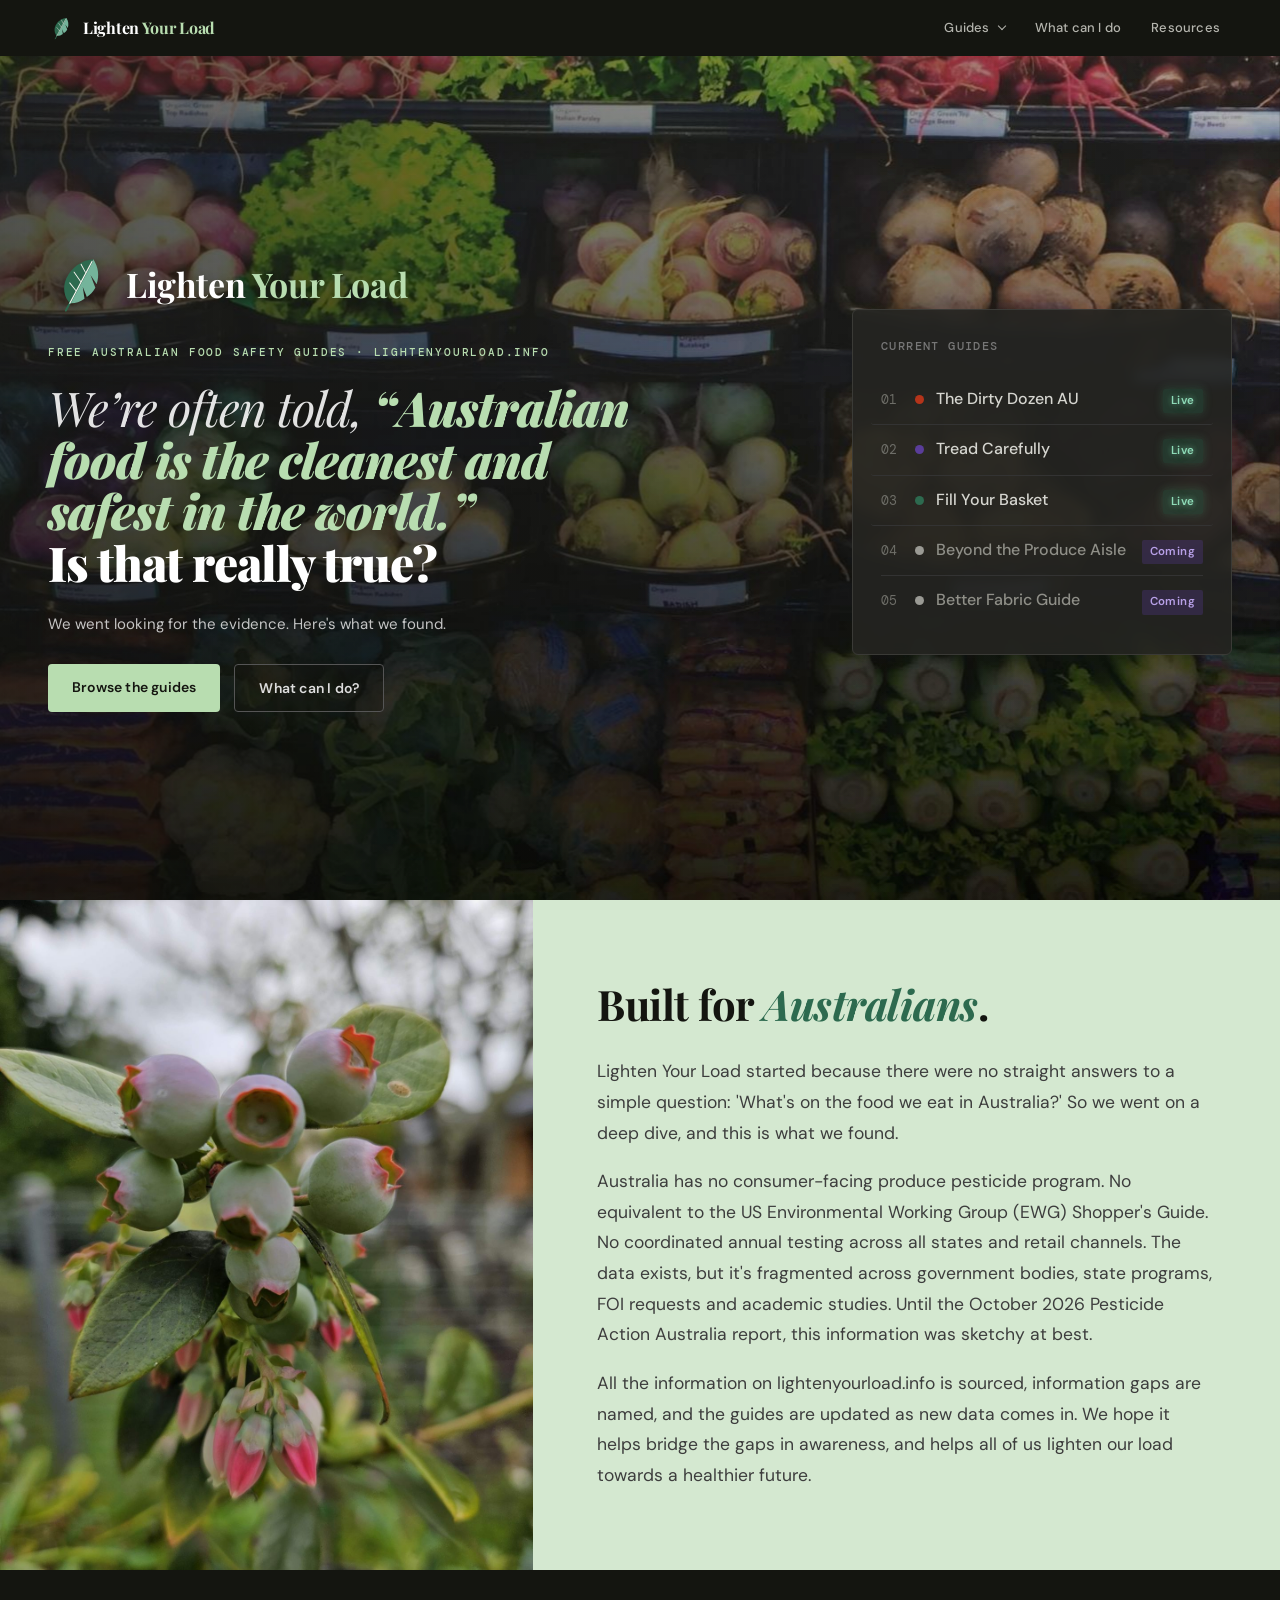
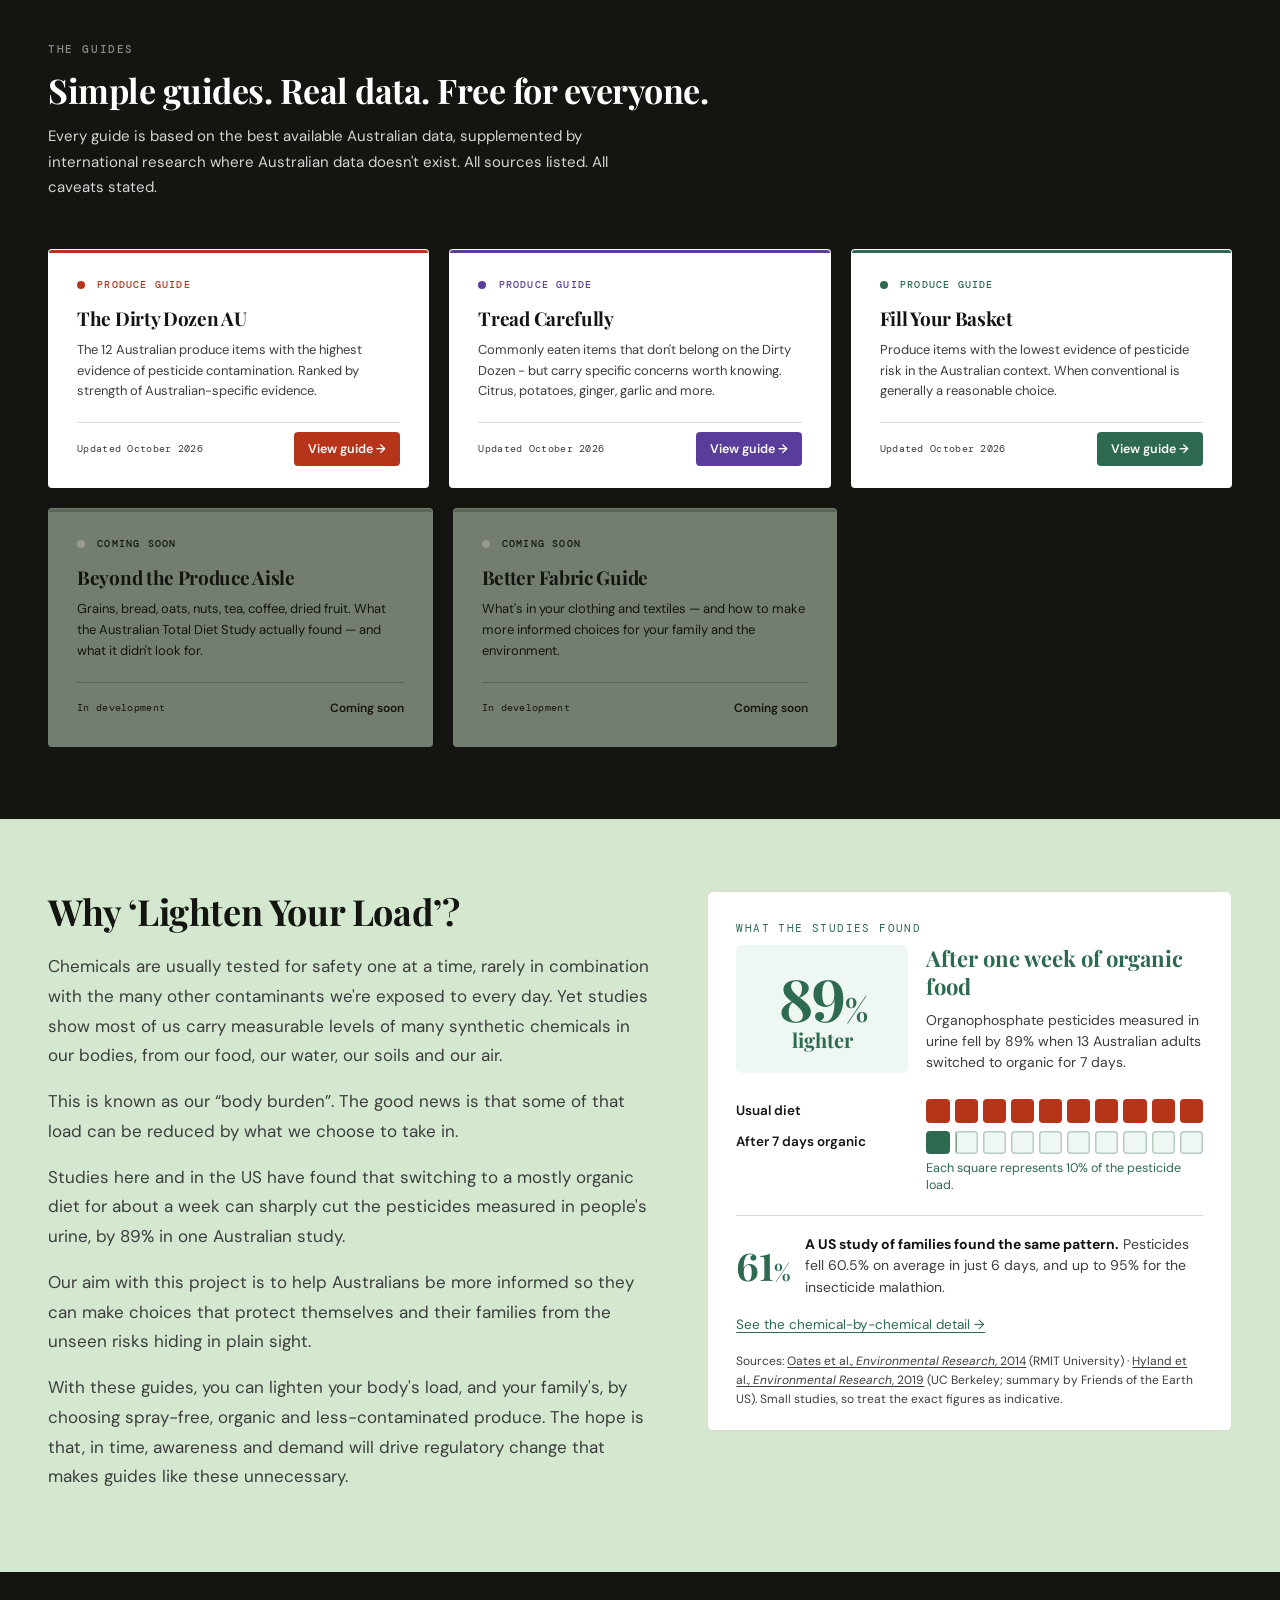
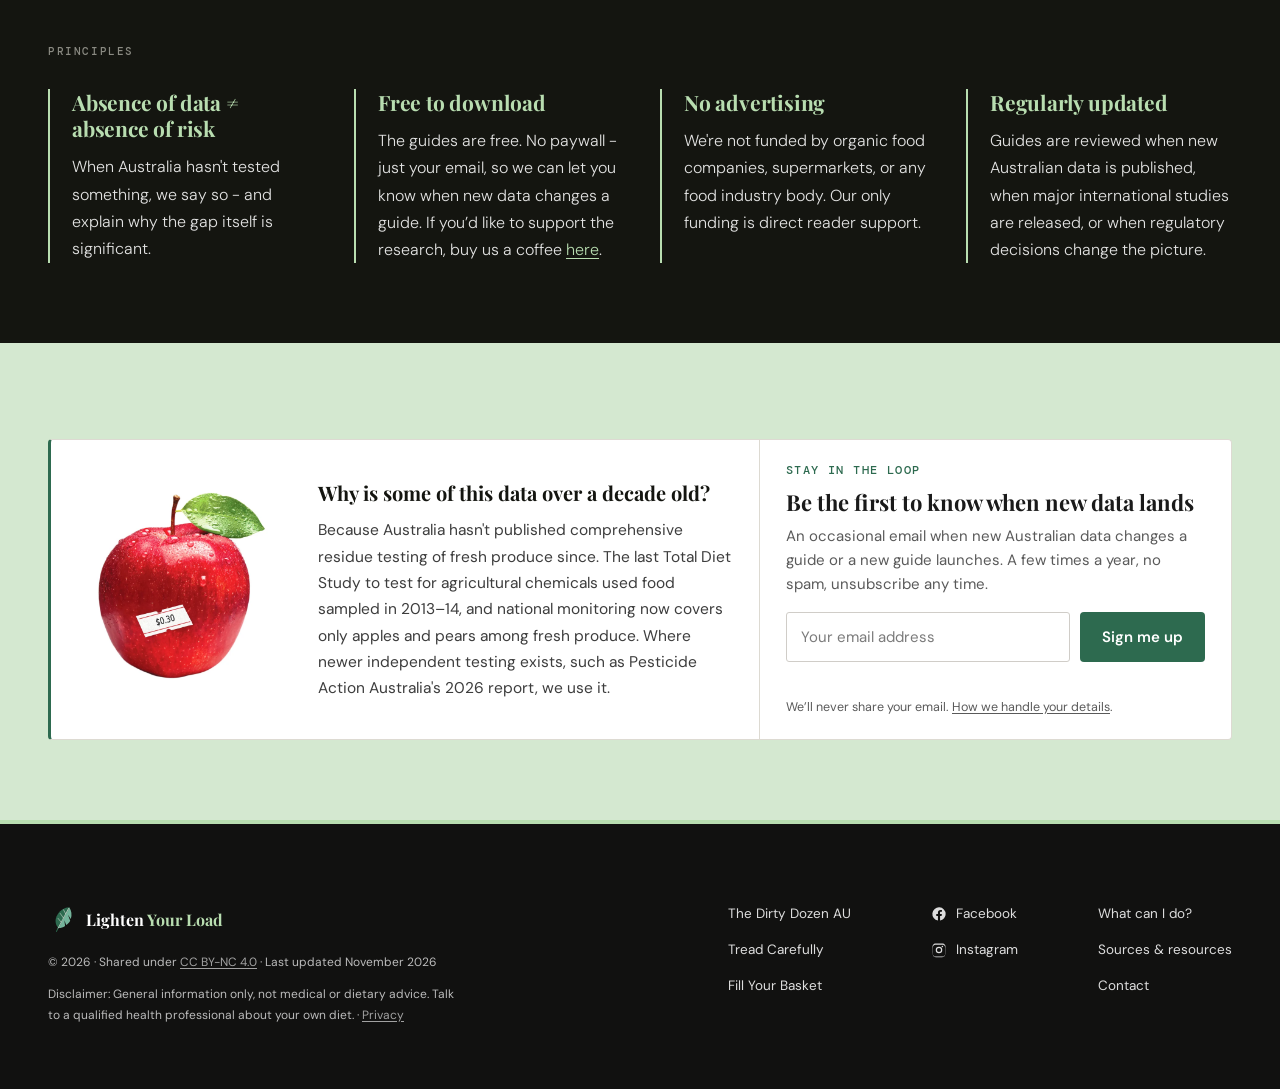
<file: index.html>
<!DOCTYPE html>
<html lang="en">
<head>
<meta charset="UTF-8">
<meta name="viewport" content="width=device-width, initial-scale=1.0">
<script src="analytics.js" async></script>
<title>Lighten Your Load — Free Australian Food Safety Guides</title>
<!-- Link previews (Facebook, LinkedIn, Bluesky, X, messaging apps) -->
<meta name="description" content="The Dirty Dozen, rebuilt from Australian evidence. Lighten Your Load started because there were no straight answers to a simple question: ‘What’s on the food we eat in Australia?’ So we went on a deep dive, and this is what we found.">
<link rel="canonical" href="https://lightenyourload.info/">
<meta property="og:type" content="website">
<meta property="og:site_name" content="Lighten Your Load">
<meta property="og:title" content="Lighten Your Load — Free Australian Food Safety Guides">
<meta property="og:description" content="The Dirty Dozen, rebuilt from Australian evidence. Lighten Your Load started because there were no straight answers to a simple question: ‘What’s on the food we eat in Australia?’ So we went on a deep dive, and this is what we found.">
<meta property="og:url" content="https://lightenyourload.info/">
<meta property="og:image" content="https://lightenyourload.info/og-home-2.jpg">
<meta property="og:image:width" content="1200">
<meta property="og:image:height" content="630">
<meta property="og:locale" content="en_AU">
<meta name="twitter:card" content="summary_large_image">
<script>document.documentElement.classList.add('js');</script>
<link href="https://fonts.googleapis.com/css2?family=Playfair+Display:ital,wght@0,400;0,700;0,900;1,400&family=DM+Sans:wght@300;400;500;600&family=DM+Mono:wght@400;500&display=swap" rel="stylesheet">
<style>
*,*::before,*::after{box-sizing:border-box;margin:0;padding:0}

:root {
  --ink:       #141510;
  --ink-mid:   #1a1a1a;
  --ink-muted: #3d3d3d;
  --bg:        #f8f6f0;
  --surface:   #ffffff;
  --rule:      #dddad2;
  --dirty:     #b5341a;
  --dirty-lt:  #fdf1ee;
  --tread:     #5a3d9a;
  --tread-lt:  #f5f2fd;
  --clean:     #2d6a4f;
  --clean-lt:  #eef7f2;
  --pantry:    #8a6520;
  --pantry-lt: #fdf5e6;
  --fabric:    #1a5a7a;
  --fabric-lt: #eaf4f8;
  --gold:      #b8ddb0;
  --green-bg:  #d4e8d0;   /* light strip colour */
  --dark-cell: #1e1e1b;   /* card colour on dark strips */
  --dark-rule: #2c2c28;   /* rules on dark strips */

  /* ── IMAGES: swap these paths for your own files ── */
  --hero-img:  url('hero-produce.jpg');
  --about-img: url('about.jpg');
}

html { scroll-behavior: smooth; }

body {
  font-family: 'DM Sans', sans-serif;
  background: var(--green-bg);
  color: var(--ink);
  line-height: 1.6;
}

/* ── NAV ── */
nav {
  background: var(--ink);
  padding: 0 48px;
  display: flex;
  align-items: center;
  justify-content: space-between;
  height: 56px;
  position: sticky;
  top: 0;
  z-index: 100;
}

.nav-logo {
  font-family: 'Playfair Display', serif;
  font-size: 16px;
  font-weight: 700;
  color: white;
  letter-spacing: -0.3px;
}

.nav-logo span { color: var(--gold); }

.nav-links {
  display: flex;
  gap: 32px;
  list-style: none;
}

.nav-links a {
  font-size: 13px;
  font-weight: 500;
  color: #aaa;
  text-decoration: none;
  letter-spacing: 0.3px;
  transition: color .2s;
}

.nav-links a:hover { color: white; }

/* ── HERO (strip 1: photo) ── */
.hero {
  /* dark overlay keeps the text readable over the photo;
     if the image is missing, the plain dark colour shows */
  background: #141510;
  isolation: isolate;   /* keeps the photo/overlay layers inside the hero */
  color: white;
  padding: 80px 48px 72px;
  min-height: min(calc(100vh - 56px), 900px);   /* fallback */
  min-height: min(calc(100svh - 56px), 900px);  /* fill the screen below the nav */
  display: grid;
  grid-template-columns: 1fr 380px;
  gap: 48px;
  align-items: center;
  position: relative;
  overflow: hidden;
}

/* photo layer: drifts slower than the page on scroll (parallax) */
.hero::before {
  content: '';
  position: absolute;
  inset: -18% 0 0 0;
  background: var(--hero-img) center / cover no-repeat;
  transform: translate3d(0, var(--parallax, 0px), 0);
  will-change: transform;
  filter: brightness(1.35) saturate(1.05);
  z-index: -2;
}

/* overlay layer: keeps the text readable */
.hero::after {
  content: '';
  position: absolute;
  inset: 0;
  background: linear-gradient(90deg, rgba(20,21,16,.62) 0%, rgba(20,21,16,.34) 55%, rgba(20,21,16,.10) 100%);
  z-index: -1;
}

.hero-brand { display: flex; align-items: center; gap: 14px; margin-bottom: 28px; }
.hero-brand img { width: 64px; height: 64px; filter: drop-shadow(0 2px 6px rgba(0,0,0,.35)); }
.hero-brand > span { font-family: 'Playfair Display', serif; font-size: 34px; font-weight: 700; color: #fff; letter-spacing: -0.4px; text-shadow: 0 2px 10px rgba(0,0,0,.35); }
.hero-brand > span span { color: var(--gold); }
@media (max-width: 767px) { .hero-brand { gap: 10px; margin-bottom: 20px; padding-right: 56px; } .hero-brand img { width: 44px; height: 44px; } .hero-brand > span { font-size: 24px; } }

.hero-kicker {
  font-family: 'DM Mono', monospace;
  font-size: 11px;
  font-weight: 500;
  letter-spacing: 1.8px;
  text-transform: uppercase;
  color: var(--gold);
  margin-bottom: 20px;
}

.hero h1 {
  font-family: 'Playfair Display', serif;
  font-size: 48px;
  font-weight: 900;
  line-height: 1.08;
  letter-spacing: -1px;
  margin-bottom: 24px;
}

.hero h1 em {
  display: block;
  font-style: italic;
  color: var(--gold);
  text-wrap: balance;   /* if it must wrap, break into even lines (no orphaned "world.") */
}

.hero h1 em .hero-lead {
  color: rgba(255,255,255,.88);
  font-weight: 400;
}

.hero-sub {
  font-size: 15px;
  font-weight: 400;
  color: rgba(255,255,255,.75);
  margin-bottom: 28px;
  line-height: 1.5;
}

.hero-actions {
  display: flex;
  gap: 14px;
  flex-wrap: wrap;
}

.btn {
  display: inline-block;
  padding: 12px 24px;
  border-radius: 4px;
  font-size: 14px;
  font-weight: 600;
  text-decoration: none;
  letter-spacing: 0.2px;
  transition: all .2s;
}

.btn-primary {
  background: var(--gold);
  color: var(--ink);
}

.btn-primary:hover { background: #a8d49e; }

.btn-ghost {
  border: 1px solid #555;
  color: #ddd;
  background: rgba(20,21,16,.35);
}

.btn-ghost:hover { border-color: #999; color: white; }

/* HERO CARD */
.hero-card {
  background: rgba(37,37,34,.88);
  backdrop-filter: blur(6px);
  -webkit-backdrop-filter: blur(6px);
  border: 1px solid #3a3a36;
  border-radius: 6px;
  padding: 28px;
}

.hero-card-title {
  font-family: 'DM Mono', monospace;
  font-size: 11.5px;
  font-weight: 500;
  letter-spacing: 1.4px;
  text-transform: uppercase;
  color: #777;
  margin-bottom: 18px;
}

.hero-stat-row {
  display: flex;
  align-items: baseline;
  gap: 12px;
  padding: 11px 0;
  border-bottom: 1px solid #333;
}

.hero-stat-row:last-child { border-bottom: none; }

/* live guides in the box are links */
a.hero-stat-row { color: inherit; text-decoration: none; margin: 0 -10px; padding-left: 10px; padding-right: 10px; border-radius: 3px; transition: background .2s; }
a.hero-stat-row:hover, a.hero-stat-row:focus-visible { background: rgba(255,255,255,.06); }
a.hero-stat-row:hover .stat-label, a.hero-stat-row:focus-visible .stat-label { color: #fff; }
a.hero-stat-row .stat-label::after { content: ' →'; opacity: 0; transition: opacity .2s; }
a.hero-stat-row:hover .stat-label::after, a.hero-stat-row:focus-visible .stat-label::after { opacity: .7; }

/* coming-soon rows: quieter text to match their grey dots */
div.hero-stat-row .stat-label { color: #8f8f88; }

/* live guides light up like neon: each dot and its Live badge flicker on in turn, then hum softly.
   Coming-soon dots stay still. */
.dot-dirty { --glow: #e0573a; }
.dot-tread { --glow: #9b7ae0; }
.dot-clean { --glow: #4fb889; }
@keyframes neon-on {
  0%, 9%, 13%, 24%, 33%   { opacity: .18; box-shadow: none; }
  10%, 12%, 25%, 32%      { opacity: 1; box-shadow: 0 0 6px var(--glow); }
  45%                     { opacity: 1; box-shadow: 0 0 6px var(--glow), 0 0 16px var(--glow); }
  100%                    { opacity: 1; box-shadow: 0 0 0 transparent; }   /* glow fades, leaving the crisp dot */
}
@keyframes neon-on-badge {
  0%, 9%, 13%, 24%, 33%   { opacity: .25; text-shadow: none; box-shadow: none; }
  10%, 12%, 25%, 32%      { opacity: 1; text-shadow: 0 0 6px rgba(125,204,168,.6); }
  45%, 100%               { opacity: 1; text-shadow: 0 0 6px rgba(125,204,168,.75), 0 0 14px rgba(125,204,168,.35); box-shadow: 0 0 10px rgba(79,184,137,.25); }
}
@keyframes neon-hum-badge {
  0%, 100% { text-shadow: 0 0 6px rgba(125,204,168,.75), 0 0 14px rgba(125,204,168,.35); box-shadow: 0 0 10px rgba(79,184,137,.25); }
  50%      { text-shadow: 0 0 4px rgba(125,204,168,.5),  0 0 9px rgba(125,204,168,.2);   box-shadow: 0 0 6px rgba(79,184,137,.15); }
}
a.hero-stat-row .stat-dot { opacity: .18; animation: neon-on 2.2s linear var(--d, .4s) forwards; }
a.hero-stat-row .badge-live { opacity: .25; animation: neon-on-badge 1.4s linear calc(var(--d, .4s) + .08s) forwards, neon-hum-badge 3.6s ease-in-out 3.4s infinite; }  /* once all three are lit, the Live markers glow up and down together */
a.hero-stat-row:nth-child(2) { --d: .4s; }
a.hero-stat-row:nth-child(3) { --d: 1.1s; }
a.hero-stat-row:nth-child(4) { --d: 1.8s; }
.badge-live { color: #8fdcb8; }
@media (prefers-reduced-motion: reduce) {
  a.hero-stat-row .stat-dot { animation: none; opacity: 1; }
  a.hero-stat-row .badge-live { animation: none; opacity: 1; text-shadow: 0 0 6px rgba(125,204,168,.6); }
}

.stat-num {
  font-family: 'DM Mono', monospace;
  font-size: 12.5px;
  color: #6e6e68;
  width: 22px;
  flex-shrink: 0;
}

.stat-dot {
  width: 9px;
  height: 9px;
  border-radius: 50%;
  flex-shrink: 0;
}

.dot-dirty { background: var(--dirty); }
.dot-tread { background: var(--tread); }
.dot-clean { background: var(--clean); }
.dot-soon  { background: #9a9a94; }

.stat-label {
  font-size: 16px;
  font-weight: 500;
  color: #d6d6d0;
  flex: 1;
}

.stat-badge {
  font-size: 11.5px;
  font-weight: 600;
  padding: 3px 8px;
  border-radius: 2px;
  letter-spacing: 0.4px;
}

.badge-live { background: rgba(45,106,79,0.3); }
.badge-soon { background: rgba(90,61,154,0.3); color: #b8a0e8; }

/* ── ABOUT STRIP (strip 2: light green) ── */
.about-strip {
  background: var(--green-bg);
  color: var(--ink);
  display: grid;
  grid-template-columns: minmax(0, 5fr) minmax(0, 7fr);
  align-items: stretch;
}

.about-media {
  background: var(--about-img) 50% 38% / cover no-repeat, var(--dark-cell); /* 38% keeps the berry cluster in frame */
  min-height: 420px;
}

.about-body {
  padding: 80px 64px;
  max-width: 820px;
}

.about-strip h2 {
  font-family: 'Playfair Display', serif;
  font-size: 42px;
  font-weight: 700;
  line-height: 1.15;
  letter-spacing: -0.5px;
  margin-bottom: 28px;
}

.about-strip h2 em { font-style: italic; color: var(--clean); }

.about-strip p {
  font-size: 17.5px;
  font-weight: 400;
  color: var(--ink-muted);
  line-height: 1.75;
  margin-bottom: 18px;
}

.about-strip p:last-child { margin-bottom: 0; }

/* ── SECTION HEADERS ── */
.section {
  padding: 72px 48px;
}

.section-kicker {
  font-family: 'DM Mono', monospace;
  font-size: 10.5px;
  font-weight: 500;
  letter-spacing: 1.6px;
  text-transform: uppercase;
  color: var(--ink-muted);
  margin-bottom: 12px;
}

.section-title {
  font-family: 'Playfair Display', serif;
  font-size: 34px;
  font-weight: 700;
  line-height: 1.15;
  letter-spacing: -0.5px;
  margin-bottom: 14px;
}

.section-desc {
  font-size: 15px;
  color: var(--ink-muted);
  max-width: 600px;
  line-height: 1.7;
  margin-bottom: 48px;
}

/* ── GUIDES (strip 3: dark) ── */
#guides { background: var(--ink); color: #fff; }
#guides .section-kicker { color: #8a8a82; }
#guides .section-desc { color: rgba(255,255,255,.82); }
#guides .guide-card { border-color: transparent; color: var(--ink); }
#guides .guide-card:hover { box-shadow: 0 10px 34px rgba(0,0,0,.45); }
#guides .card-coming { opacity: 1; background: rgba(212,232,208,.5); color: var(--ink); }  /* light strip green at 50% */
#guides .card-coming p, #guides .card-coming .guide-meta, #guides .card-coming .tag-coming, #guides .card-coming .action-coming { color: var(--ink); }
#guides .card-coming .guide-card-footer { border-top-color: rgba(20,21,16,.25); }
#guides .card-coming::before { background: rgba(20,21,16,.25); }
.guides-grid {
  display: grid;
  grid-template-columns: repeat(3, 1fr);
  gap: 20px;
  margin-bottom: 20px;
}

.guides-grid-bottom {
  display: grid;
  grid-template-columns: repeat(2, 1fr);
  gap: 20px;
  max-width: 66.66%;
}

.guide-card {
  background: var(--surface);
  border: 1px solid var(--rule);
  border-radius: 4px;
  padding: 28px;
  position: relative;
  overflow: hidden;
  transition: box-shadow .2s, transform .2s;
  text-decoration: none;
  color: inherit;
  display: block;
}

.guide-card:hover {
  box-shadow: 0 8px 32px rgba(0,0,0,0.10);
  transform: translateY(-2px);
}

.guide-card::before {
  content: '';
  position: absolute;
  top: 0; left: 0; right: 0;
  height: 3px;
}

.card-dirty::before   { background: var(--dirty); }
.card-tread::before   { background: var(--tread); }
.card-clean::before   { background: var(--clean); }
.card-coming::before  { background: var(--rule); }

.guide-tag {
  font-family: 'DM Mono', monospace;
  font-size: 9.5px;
  font-weight: 500;
  letter-spacing: 1.2px;
  text-transform: uppercase;
  margin-bottom: 14px;
  display: flex;
  align-items: center;
  gap: 8px;
}

.tag-dirty   { color: var(--dirty); }
.tag-tread   { color: var(--tread); }
.tag-clean   { color: var(--clean); }
.tag-coming  { color: var(--ink-muted); }

.guide-card h3 {
  font-family: 'Playfair Display', serif;
  font-size: 19px;
  font-weight: 700;
  line-height: 1.2;
  margin-bottom: 10px;
  letter-spacing: -0.3px;
}

.guide-card p {
  font-size: 13px;
  color: var(--ink-muted);
  line-height: 1.6;
  margin-bottom: 20px;
}

.guide-card-footer {
  display: flex;
  align-items: center;
  justify-content: space-between;
  padding-top: 16px;
  border-top: 1px solid var(--rule);
}

.guide-meta {
  font-family: 'DM Mono', monospace;
  font-size: 10px;
  color: var(--ink-muted);
  letter-spacing: 0.3px;
}

.guide-action {
  font-size: 12px;
  font-weight: 600;
  text-decoration: none;
  display: flex;
  align-items: center;
  gap: 4px;
}

.action-dirty   { color: var(--dirty); }
.action-tread   { color: var(--tread); }
.action-clean   { color: var(--clean); }
.action-coming  { color: var(--ink-muted); }

/* "View guide" as a small coloured button. The negative margin cancels the
   button's vertical padding, so the card footer keeps its original height. */
.action-dirty, .action-tread, .action-clean {
  color: #fff;
  padding: 7px 14px;
  margin: -7px 0;
  border-radius: 4px;
  font-size: 12.5px;
  transition: filter .2s;
}
.action-dirty { background: var(--dirty); }
.action-tread { background: var(--tread); }
.action-clean { background: var(--clean); }
.guide-card:hover .guide-action:not(.action-coming) { filter: brightness(.88); }

.card-coming {
  opacity: .65;
  cursor: default;
}
.card-coming:hover { transform: none; box-shadow: none; }

/* ── WHY (strip 4: light green) ── */
.why-section { background: var(--green-bg); color: var(--ink); padding: 72px 48px 80px; }
@media (max-width: 767px) { .why-section { padding: 48px 20px 56px; } }

/* ── PRINCIPLES (strip 5: dark) ── */
.principles-section {
  background: var(--ink);
  color: white;
  padding: 72px 48px 80px;
}

.principles-section .section-kicker { color: #8a8a82; margin-bottom: 28px; }

/* "Why Lighten Your Load?" intro at the top of the Principles strip */
.lyl-why { display: grid; grid-template-columns: minmax(0, 1.15fr) minmax(0, 1fr); gap: 56px; align-items: start; }
.lyl-why h2 { font-family: 'Playfair Display', serif; font-size: 36px; font-weight: 700; line-height: 1.15; letter-spacing: -0.4px; color: var(--ink); margin-bottom: 20px; }
.lyl-why p { font-size: 17px; font-weight: 400; line-height: 1.75; color: var(--ink-muted); margin-bottom: 16px; }
.lyl-why-text p:last-child { margin-bottom: 0; }

@media (max-width: 1000px) {
  .lyl-why { grid-template-columns: 1fr; gap: 32px; }
}
@media (max-width: 767px) {
  .lyl-why h2 { font-size: 27px; }
  .lyl-why p { font-size: 16px; }
}

.principles-grid {
  display: grid;
  grid-template-columns: repeat(4, 1fr);
  gap: 40px;
}

.principle {
  padding-left: 22px;
  border-left: 2px solid var(--gold);
}

.principle h4 {
  font-family: 'Playfair Display', serif;
  font-size: 21px;
  font-weight: 700;
  color: var(--gold);
  margin-bottom: 12px;
  letter-spacing: -0.2px;
  line-height: 1.25;
}

.principle p {
  font-size: 16px;
  font-weight: 300;
  color: rgba(255,255,255,.88);
  line-height: 1.7;
}

.principle a { color: var(--gold); text-decoration: underline; text-underline-offset: 3px; }
.principle a:hover { color: #fff; }

/* ── METHODOLOGY (strip 5: light green) ── */
.method-section {
  padding: 72px 48px 80px;
}

.method-grid {
  display: grid;
  grid-template-columns: repeat(5, 1fr);
  gap: 1px;
  margin-top: 40px;
  background: var(--rule);
  border: 1px solid var(--rule);
  border-radius: 4px;
  overflow: hidden;
}

.method-cell {
  background: var(--surface);
  padding: 24px;
}

.method-num {
  font-family: 'DM Mono', monospace;
  font-size: 28px;
  font-weight: 500;
  color: var(--clean);
  margin-bottom: 10px;
  line-height: 1;
}

.method-cell h4 {
  font-size: 14.5px;
  font-weight: 600;
  color: var(--ink);
  margin-bottom: 8px;
}

.method-cell p {
  font-size: 13.5px;
  color: var(--ink-muted);
  line-height: 1.6;
}

.stars {
  list-style: none;
  margin-top: 10px;
  display: flex;
  flex-direction: column;
  gap: 3px;
}

.stars li {
  font-size: 13.5px;
  color: var(--ink-muted);
}

.stars span {
  color: var(--clean);
  letter-spacing: 1px;
  display: inline-block;
  min-width: 56px;
}

.data-age {
  margin-top: 24px;
  background: var(--surface);
  border: 1px solid var(--rule);
  border-left: 3px solid var(--clean);
  border-radius: 4px;
  padding: 22px 26px;
}

.data-age h3 {
  font-family: 'Playfair Display', serif;
  font-size: 20px;
  font-weight: 700;
  color: var(--ink);
  margin-bottom: 8px;
}

.data-age p {
  font-size: 15.5px;
  line-height: 1.7;
  color: var(--ink-muted);
  max-width: 78ch;
}

.data-row {
  display: grid;
  grid-template-columns: minmax(0, 3fr) minmax(0, 2fr);
  margin-top: 24px;
  background: var(--surface);
  border: 1px solid var(--rule);
  border-left: 3px solid var(--clean);
  border-radius: 4px;
}

.data-row .data-age {
  margin-top: 0;
  background: none;
  border: 0;
  border-radius: 0;
}

.data-row .data-age {
  display: grid;
  grid-template-columns: 34% 1fr;
  padding: 0;
}

.data-age-img {
  width: 100%;
  height: 100%;
  min-height: 200px;
  object-fit: contain;
  padding: 18px 0 18px 22px;
  display: block;
}

.data-age-text { padding: 22px 26px; align-self: center; }

.signup-wrap--aside {
  padding: 22px 26px;
  border-left: 1px solid var(--rule);
}

@media (max-width: 820px) {
  .data-row { grid-template-columns: 1fr; }
  .data-row .data-age { grid-template-columns: 1fr; }
  .data-age-img { height: 190px; min-height: 0; object-fit: contain; object-position: center bottom; background: #fff; padding: 16px 0 0; margin-bottom: 0; }
  .data-age-text { padding-top: 10px; }
  .signup-wrap--aside {
    border-left: 0;
    border-top: 1px solid var(--rule);
    margin: 0 26px;
    padding: 20px 0 22px;
  }
}

.ai-note {
  margin-top: 24px;
  background: var(--surface);
  border: 1px solid var(--rule);
  border-left: 3px solid var(--clean);
  border-radius: 4px;
  padding: 20px 24px;
  max-width: 760px;
}

.ai-note h4 {
  font-family: 'DM Mono', monospace;
  font-size: 11px;
  font-weight: 500;
  letter-spacing: 1.4px;
  text-transform: uppercase;
  color: var(--clean);
  margin-bottom: 8px;
}

.ai-note p {
  font-size: 15px;
  color: var(--ink-mid);
  line-height: 1.65;
}

/* ── MOTION ── */
/* Hero eases in on load */
@keyframes rise {
  from { opacity: 0; transform: translateY(14px); }
  to   { opacity: 1; transform: none; }
}
.js .hero-kicker,
.js .hero h1,
.js .hero-sub,
.js .hero-actions,
.js .hero-card { animation: rise .9s cubic-bezier(.2,.65,.3,1) both; }
.js .hero h1      { animation-delay: .08s; }
.js .hero-sub     { animation-delay: .2s; }
.js .hero-actions { animation-delay: .3s; }
.js .hero-card    { animation-delay: .4s; }

/* Sections fade up as they scroll into view; --i staggers siblings */
.js [data-reveal] {
  opacity: 0;
  transform: translateY(18px);
  transition: opacity .8s cubic-bezier(.2,.65,.3,1), transform .8s cubic-bezier(.2,.65,.3,1);
  transition-delay: calc(var(--i, 0) * 90ms);
}
.js [data-reveal].is-visible {
  opacity: var(--reveal-to, 1);
  transform: none;
}
.card-coming { --reveal-to: .65; }

@media (prefers-reduced-motion: reduce) {
  .js .hero-kicker, .js .hero h1, .js .hero-sub, .js .hero-actions, .js .hero-card { animation: none; }
  .js [data-reveal] { opacity: var(--reveal-to, 1); transform: none; transition: none; }
  .hero::before { transform: none; }
}

@media print {
  .js [data-reveal], .js .hero-kicker, .js .hero h1, .js .hero-sub, .js .hero-actions, .js .hero-card {
    opacity: var(--reveal-to, 1) !important; transform: none !important; animation: none !important;
  }
  .hero::before { transform: none !important; }
}



/* ── LOAD CHART: big number + red/green squares (Nov 2026) ── */
.sr-only { position: absolute; width: 1px; height: 1px; overflow: hidden; clip: rect(0 0 0 0); white-space: nowrap; }
.load-grid { display: grid; grid-template-columns: 172px minmax(0, 1fr); gap: 0 18px; align-items: center; }
.load-squares { display: contents; }
.load-big { font-family: 'Playfair Display', serif; font-weight: 700; font-size: 58px; line-height: 1; letter-spacing: -1.5px; color: var(--clean); font-variant-numeric: lining-nums; font-feature-settings: 'lnum' 1; }
.load-big span { font-size: .55em; }
.load-badge { background: var(--clean-lt); border-radius: 6px; padding: 14px 10px 12px; text-align: center; align-self: stretch; display: flex; flex-direction: column; justify-content: center; margin-bottom: 22px; }
.load-badge-word { font-family: 'Playfair Display', serif; font-weight: 700; font-size: 20px; line-height: 1.1; color: var(--clean); margin-top: 2px; }
.load-head { margin-bottom: 22px; }
.load-head .drop-title { color: var(--clean); margin-bottom: 10px; }
.load-head .drop-desc { margin: 0 !important; }
.load-grid > .load-lab, .load-grid .load-squares > .load-lab { margin: 4px 0; }
.load-squares > .load-blocks { margin: 4px 0; }
.load-lab { font-size: 13.5px; font-weight: 600; color: var(--ink); white-space: nowrap; }
.load-blocks { display: grid; grid-template-columns: repeat(10, minmax(0, 1fr)); gap: 5px; }
.load-blocks i { display: block; aspect-ratio: 1; border-radius: 4px; background: var(--dirty); }
.load-blocks.after i { background: var(--clean-lt); box-shadow: inset 0 0 0 1.5px #b7cdbf; }
.load-blocks.after i.on { background: var(--clean); box-shadow: none; }
.load-blocks.after i.part { background: linear-gradient(90deg, var(--clean) 0 10%, var(--clean-lt) 10%); }
.load-key { grid-column: 2; font-size: 12.5px !important; font-weight: 600; color: var(--clean) !important; margin: 2px 0 0 !important; line-height: 1.4 !important; }
.load-us { display: grid; grid-template-columns: auto minmax(0, 1fr); gap: 14px; align-items: center; margin-top: 20px; padding-top: 18px; border-top: 1px solid var(--rule); }
.load-us-big { font-family: 'Playfair Display', serif; font-weight: 700; font-size: 38px; line-height: 1; color: var(--clean); font-variant-numeric: lining-nums; font-feature-settings: 'lnum' 1; }
.load-us-big span { font-size: .6em; }
.load-us p { font-size: 14px !important; line-height: 1.55 !important; color: var(--ink-muted); margin: 0 !important; }
.load-us strong { color: var(--ink); }
.load-detail { margin-top: 12px; }
.load-detail summary { cursor: pointer; font-size: 13.5px; color: var(--clean); text-decoration: underline; text-underline-offset: 3px; list-style: none; display: inline-block; }
.load-detail summary::-webkit-details-marker { display: none; }
.load-detail[open] summary { margin-bottom: 14px; }
.load-detail .drop-track { background: #f6d9d1; }
@media (max-width: 600px) {
  .load-grid { grid-template-columns: minmax(0, 1fr); }
  .load-badge { flex-direction: row; align-items: baseline; justify-content: flex-start; gap: 10px; padding: 12px 16px; margin-bottom: 14px; }
  .load-big { font-size: 50px; }
  .load-head { margin-bottom: 18px; }
  .load-key { grid-column: 1; }
  .load-blocks { gap: 4px; }
}

/* ── PESTICIDE DROP CHART (replaces video) ── */
.lyl-chart { margin: 0; background: var(--surface); border: 1px solid var(--rule); border-radius: 6px; padding: 28px 28px 22px; position: relative; }
.drop-kicker { font-family: 'DM Mono', monospace; font-size: 11px; letter-spacing: 1.4px; text-transform: uppercase; color: var(--clean); margin-bottom: 8px; }
.drop-title { font-family: 'Playfair Display', serif; font-size: 22px; line-height: 1.25; color: var(--ink); margin-bottom: 6px; }
.drop-desc { font-size: 14px !important; line-height: 1.5 !important; color: var(--ink-muted); margin-bottom: 18px !important; }
.drop-group + .drop-group { margin-top: 20px; padding-top: 16px; border-top: 1px solid var(--rule); }
.drop-study { font-size: 13px; color: var(--ink-muted); margin-bottom: 10px; }
.drop-study strong { color: var(--ink); }
.drop-list { list-style: none; margin: 0; padding: 0; display: flex; flex-direction: column; gap: 10px; }
.drop-row { display: grid; grid-template-columns: minmax(0, 11em) minmax(0, 1fr) 3.4em; align-items: center; gap: 12px; border-radius: 4px; outline: none; }
.drop-row:focus-visible { box-shadow: 0 0 0 2px var(--clean); }
.drop-label { font-size: 13.5px; line-height: 1.3; color: var(--ink); }
.drop-sub { display: block; font-size: 11.5px; color: var(--ink-muted); }
.drop-track { height: 14px; background: var(--clean-lt); border-radius: 0 4px 4px 0; }
.drop-bar { display: block; height: 100%; width: var(--v); background: var(--clean); border-radius: 0 4px 4px 0; transition: filter .15s; }
.drop-row:hover .drop-bar, .drop-row:focus-visible .drop-bar { filter: brightness(1.18); }
.drop-val { font-family: 'DM Mono', monospace; font-size: 14px; font-weight: 500; color: var(--ink); text-align: right; font-variant-numeric: tabular-nums; }
.drop-avg { font-size: 13.5px !important; margin: 12px 0 0 !important; color: var(--ink-muted); }
.drop-avg strong { color: var(--ink); }
.lyl-chart figcaption { margin-top: 16px; font-size: 12px; line-height: 1.55; color: var(--ink-muted); }
.lyl-chart figcaption a { color: inherit; text-decoration: underline; text-underline-offset: 2px; }
.drop-tip { position: absolute; z-index: 5; background: var(--ink); color: #fff; font-size: 12px; line-height: 1.4; padding: 6px 10px; border-radius: 4px; pointer-events: none; max-width: 260px; }
@media (max-width: 767px) {
  .lyl-chart { padding: 22px 18px 18px; }
  .drop-row { grid-template-columns: minmax(0, 1fr) 3.2em; row-gap: 4px; }
  .drop-label { grid-column: 1 / -1; }
  .drop-title { font-size: 19px; }
}

/* ── FOOTER COLUMNS ── */
/* Brand + disclaimer on the left; the three link groups clustered on the right, ending flush with the content above */
.footer-grid { display: flex; align-items: flex-start; column-gap: 80px; }
.footer-brand { flex: 0 1 420px; margin-right: auto; }
.footer-col li { display: flex; }
.footer-col a { line-height: 20px; white-space: nowrap; }
@media (min-width: 768px) and (max-width: 1100px) { .footer-grid { column-gap: 40px; } .footer-brand { flex-basis: 320px; } }
.footer-col h4 { font-family: 'DM Mono', monospace; font-size: 11px; font-weight: 500; letter-spacing: 1.4px; text-transform: uppercase; color: var(--gold); margin-bottom: 14px; }
.footer-col ul { list-style: none; margin: 0; padding: 0; display: flex; flex-direction: column; gap: 16px; }
.footer-col a { font-size: 13.5px; color: #ddd; text-decoration: none; display: inline-flex; align-items: center; gap: 9px; }
.footer-col a:hover, .footer-col a:focus-visible { color: #fff; text-decoration: underline; text-underline-offset: 3px; }
.footer-col svg { width: 16px; height: 16px; flex-shrink: 0; fill: currentColor; }
@media (max-width: 767px) { .footer-grid { display: grid; grid-template-columns: 1fr 1fr; gap: 32px 24px; } .footer-brand { grid-column: 1 / -1; } }

/* ── FOOTER ── */
footer {
  background: #111110;
  padding: 80px 48px 64px;
  border-top: 4px solid var(--gold);
}

.footer-brand h3 {
  font-family: 'Playfair Display', serif;
  font-size: 16px;
  font-weight: 700;
  color: white;
  margin-bottom: 18px;
}

.footer-brand h3 span { color: var(--gold); }

.footer-brand p {
  font-size: 12px;
  color: #bbb;
  line-height: 1.7;
  max-width: 560px;
}

.footer-brand p + p { margin-top: 12px; }

.footer-brand a { color: inherit; text-decoration: underline; text-underline-offset: 2px; opacity: .85; }

/* ── TABLET ── */
@media (max-width: 1100px) {
  .principles-grid { grid-template-columns: repeat(2, 1fr); gap: 32px 40px; }
  .method-grid { grid-template-columns: repeat(3, 1fr); }
  .about-body { padding: 64px 40px; }
  .about-strip h2 { font-size: 36px; }
}

/* ── MOBILE ── */
@media (max-width: 767px) {

  nav {
    padding: 0 16px;
    height: 48px;
  }
  .nav-links {
    gap: 12px;
    overflow-x: auto;
    -webkit-overflow-scrolling: touch;
    padding-right: 4px;
  }
  .nav-links a {
    font-size: 11px;
    white-space: nowrap;
  }

  .hero {
    grid-template-columns: 1fr;
    padding: 48px 20px 40px;
    gap: 32px;
    min-height: calc(100svh - 48px);
  }
  .hero::after {
    background: linear-gradient(180deg, rgba(20,21,16,.80) 0%, rgba(20,21,16,.65) 100%);
  }
  .hero h1 { font-size: 34px; letter-spacing: -0.5px; }
  .hero-card { padding: 20px; }
  .hero-stat-row { gap: 9px; }
  .stat-label { font-size: 15px; }
  .stat-num { width: 18px; }
  .btn { padding: 11px 20px; font-size: 14px; }

  .about-strip { grid-template-columns: 1fr; }
  .about-media { min-height: 220px; }
  .about-body { padding: 44px 20px 48px; }
  .about-strip h2 { font-size: 28px; margin-bottom: 20px; }
  .about-strip p { font-size: 16px; }

  .section { padding: 48px 20px; }
  .section-title { font-size: 26px; }
  .section-desc { font-size: 14px; margin-bottom: 32px; }

  .guides-grid { grid-template-columns: 1fr; }
  .guides-grid-bottom { grid-template-columns: 1fr; max-width: 100%; }
  .guide-card { padding: 20px; }

  .principles-section { padding: 48px 20px 56px; }
  .principle h4 { font-size: 19px; }
  .principle p { font-size: 15px; }
  .principles-grid { grid-template-columns: 1fr; gap: 24px; }

  .method-section { padding: 48px 20px; }
  .method-grid { grid-template-columns: 1fr 1fr; }

  footer { padding: 40px 20px 28px; }
}

@media (max-width: 420px) {
  .method-grid { grid-template-columns: 1fr; }
}
</style>
<link rel="stylesheet" href="signup.css">
<link rel="stylesheet" href="dots.css">
<link rel="stylesheet" href="mobile-nav.css">
<link rel="icon" href="favicon.svg" type="image/svg+xml">
<link rel="icon" href="favicon-32.png" sizes="32x32" type="image/png">
<link rel="apple-touch-icon" href="apple-touch-icon.png">
<link rel="stylesheet" href="nav.css">
</head>
<body>

<!-- NAV -->
<nav class="site-nav lyl-nav" aria-label="Main">
  <a href="index.html" class="logo nav-logo lyl-brand"><img src="lyl-mark.svg" alt="" width="26" height="26"><span class="lyl-word">Lighten <span>Your Load</span></span></a>
  <ul class="nav-links">
    <li class="has-sub"><a href="index.html#guides">Guides</a>
      <ul class="nav-sub">
        <li><a href="dirty-dozen.html"><span class="gdot gdot-dirty" aria-hidden="true"></span>The Dirty Dozen AU</a></li>
        <li><a href="tread-carefully.html"><span class="gdot gdot-tread" aria-hidden="true"></span>Tread Carefully</a></li>
        <li><a href="fill-your-basket.html"><span class="gdot gdot-clean" aria-hidden="true"></span>Fill Your Basket</a></li>
      </ul>
    </li>
    <li><a href="what-can-i-do.html">What can I do</a></li>
    <li><a href="resources.html">Resources</a></li>
  </ul>
</nav>

<!-- 1 · HERO (photo) -->
<section class="hero">
  <div class="hero-left">
    <div class="hero-brand"><img src="lyl-mark.svg" alt="" width="64" height="64"><span>Lighten <span>Your Load</span></span></div>
    <div class="hero-kicker">Free Australian food safety guides · lightenyourload.info</div>
    <h1><em><span class="hero-lead">We’re often told,</span> “Australian food is the cleanest and safest in the world.”</em>Is that really true?</h1>
    <p class="hero-sub">We went looking for the evidence. Here's what we found.</p>
    <div class="hero-actions">
      <a href="#guides" class="btn btn-primary">Browse the guides</a>
      <a href="what-can-i-do.html" class="btn btn-ghost">What can I do?</a>
    </div>
  </div>
  <div class="hero-card">
    <div class="hero-card-title">Current guides</div>
    <a class="hero-stat-row is-link" href="dirty-dozen.html">
      <span class="stat-num">01</span>
      <span class="stat-dot dot-dirty"></span>
      <span class="stat-label">The Dirty Dozen AU</span>
      <span class="stat-badge badge-live">Live</span>
    </a>
    <a class="hero-stat-row is-link" href="tread-carefully.html">
      <span class="stat-num">02</span>
      <span class="stat-dot dot-tread"></span>
      <span class="stat-label">Tread Carefully</span>
      <span class="stat-badge badge-live">Live</span>
    </a>
    <a class="hero-stat-row is-link" href="fill-your-basket.html">
      <span class="stat-num">03</span>
      <span class="stat-dot dot-clean"></span>
      <span class="stat-label">Fill Your Basket</span>
      <span class="stat-badge badge-live">Live</span>
    </a>
    <div class="hero-stat-row">
      <span class="stat-num">04</span>
      <span class="stat-dot dot-soon"></span>
      <span class="stat-label">Beyond the Produce Aisle</span>
      <span class="stat-badge badge-soon">Coming</span>
    </div>
    <div class="hero-stat-row">
      <span class="stat-num">05</span>
      <span class="stat-dot dot-soon"></span>
      <span class="stat-label">Better Fabric Guide</span>
      <span class="stat-badge badge-soon">Coming</span>
    </div>
  </div>
</section>

<!-- 2 · ABOUT (dark, full width, image left) -->
<section class="about-strip" id="about">
  <div class="about-media" aria-hidden="true"></div>
  <div class="about-body" data-reveal style="--i:0">
    <h2>Built for <em>Australians</em>.</h2>
    <p>Lighten Your Load started because there were no straight answers to a simple question: 'What's on the food we eat in Australia?' So we went on a deep dive, and this is what we found.</p>
    <p>Australia has no consumer-facing produce pesticide program. No equivalent to the US Environmental Working Group (EWG) Shopper's Guide. No coordinated annual testing across all states and retail channels. The data exists, but it's fragmented across government bodies, state programs, FOI requests and academic studies. Until the October 2026 Pesticide Action Australia report, this information was sketchy at best.</p>
    <p>All the information on lightenyourload.info is sourced, information gaps are named, and the guides are updated as new data comes in. We hope it helps bridge the gaps in awareness, and helps all of us lighten our load towards a healthier future.</p>
  </div>
</section>

<!-- 3 · GUIDES (light green) -->
<section class="section" id="guides">
  <div class="section-kicker" data-reveal>The guides</div>
  <h2 class="section-title" data-reveal>Simple guides. Real data. Free for everyone.</h2>
  <p class="section-desc" data-reveal>Every guide is based on the best available Australian data, supplemented by international research where Australian data doesn't exist. All sources listed. All caveats stated.</p>

  <div class="guides-grid">

    <a href="dirty-dozen.html" class="guide-card card-dirty" data-reveal style="--i:0">
      <div class="guide-tag tag-dirty"><span class="gdot gdot-dirty" aria-hidden="true"></span>Produce guide</div>
      <h3>The Dirty Dozen AU</h3>
      <p>The 12 Australian produce items with the highest evidence of pesticide contamination. Ranked by strength of Australian-specific evidence.</p>
      <div class="guide-card-footer">
        <span class="guide-meta">Updated October 2026</span>
        <span class="guide-action action-dirty">View guide →</span>
      </div>
    </a>

    <a href="tread-carefully.html" class="guide-card card-tread" data-reveal style="--i:1">
      <div class="guide-tag tag-tread"><span class="gdot gdot-tread" aria-hidden="true"></span>Produce guide</div>
      <h3>Tread Carefully</h3>
      <p>Commonly eaten items that don't belong on the Dirty Dozen - but carry specific concerns worth knowing. Citrus, potatoes, ginger, garlic and more.</p>
      <div class="guide-card-footer">
        <span class="guide-meta">Updated October 2026</span>
        <span class="guide-action action-tread">View guide →</span>
      </div>
    </a>

    <a href="fill-your-basket.html" class="guide-card card-clean" data-reveal style="--i:2">
      <div class="guide-tag tag-clean"><span class="gdot gdot-clean" aria-hidden="true"></span>Produce guide</div>
      <h3>Fill Your Basket</h3>
      <p>Produce items with the lowest evidence of pesticide risk in the Australian context. When conventional is generally a reasonable choice.</p>
      <div class="guide-card-footer">
        <span class="guide-meta">Updated October 2026</span>
        <span class="guide-action action-clean">View guide →</span>
      </div>
    </a>

  </div>

  <div class="guides-grid-bottom">

    <div class="guide-card card-coming" data-reveal style="--i:3">
      <div class="guide-tag tag-coming"><span class="gdot gdot-soon" aria-hidden="true"></span>Coming soon</div>
      <h3>Beyond the Produce Aisle</h3>
      <p>Grains, bread, oats, nuts, tea, coffee, dried fruit. What the Australian Total Diet Study actually found — and what it didn't look for.</p>
      <div class="guide-card-footer">
        <span class="guide-meta">In development</span>
        <span class="guide-action action-coming">Coming soon</span>
      </div>
    </div>

    <div class="guide-card card-coming" data-reveal style="--i:4">
      <div class="guide-tag tag-coming"><span class="gdot gdot-soon" aria-hidden="true"></span>Coming soon</div>
      <h3>Better Fabric Guide</h3>
      <p>What's in your clothing and textiles — and how to make more informed choices for your family and the environment.</p>
      <div class="guide-card-footer">
        <span class="guide-meta">In development</span>
        <span class="guide-action action-coming">Coming soon</span>
      </div>
    </div>

  </div>
</section>

<!-- 4 · WHY LIGHTEN YOUR LOAD (light green) -->
<section class="why-section" aria-label="Why Lighten Your Load">
    <div class="lyl-why" id="why" data-reveal>
      <div class="lyl-why-text">
        <h2>Why ‘Lighten Your Load’?</h2>
        <p>Chemicals are usually tested for safety one at a time, rarely in combination with the many other contaminants we're exposed to every day. Yet studies show most of us carry measurable levels of many synthetic chemicals in our bodies, from our food, our water, our soils and our air.</p>
        <p>This is known as our “body burden”. The good news is that some of that load can be reduced by what we choose to take in.</p>
        <p>Studies here and in the US have found that switching to a mostly organic diet for about a week can sharply cut the pesticides measured in people's urine, by 89% in one Australian study.</p>
        <p>Our aim with this project is to help Australians be more informed so they can make choices that protect themselves and their families from the unseen risks hiding in plain sight.</p>
        <p>With these guides, you can lighten your body's load, and your family's, by choosing spray-free, organic and less-contaminated produce. The hope is that, in time, awareness and demand will drive regulatory change that makes guides like these unnecessary.</p>
      </div>
      <figure class="lyl-chart" aria-labelledby="drop-title">
        <div class="drop-kicker">What the studies found</div>
        <div class="load-grid">
          <div class="load-badge" aria-hidden="true"><div class="load-big">89<span>%</span></div><div class="load-badge-word">lighter</div></div>
          <div class="load-head">
            <h3 id="drop-title" class="drop-title"><span class="sr-only">89% lighter: </span>After one week of organic food</h3>
            <p class="drop-desc">Organophosphate pesticides measured in urine fell by 89% when 13 Australian adults switched to organic for 7 days.</p>
          </div>
          <div class="load-squares" role="img" aria-label="Usual diet: 10 of 10 squares. After 7 days organic: just over 1 of 10 squares.">
          <div class="load-lab">Usual diet</div>
          <div class="load-blocks"><i></i><i></i><i></i><i></i><i></i><i></i><i></i><i></i><i></i><i></i></div>
          <div class="load-lab">After 7 days organic</div>
          <div class="load-blocks after"><i class="on"></i><i class="part"></i><i></i><i></i><i></i><i></i><i></i><i></i><i></i><i></i></div>
          <div></div>
          <p class="load-key">Each square represents 10% of the pesticide load.</p>
          </div>
        </div>
        <div class="load-us">
          <div class="load-us-big" aria-hidden="true">61<span>%</span></div>
          <p><strong>A US study of families found the same pattern.</strong> Pesticides fell 60.5% on average in just 6 days, and up to 95% for the insecticide malathion.</p>
        </div>
        <details class="load-detail">
          <summary>See the chemical-by-chemical detail →</summary>
          <div class="drop-study"><strong>United States</strong> · 16 adults and children · 6 days · drop in each pesticide measured</div>
          <ul class="drop-list">
        <li class="drop-row" tabindex="0" data-tip="United States, 16 people, 6 days: Malathion (organophosphate) down 95%">
          <span class="drop-label">Malathion <span class="drop-sub">organophosphate</span></span>
          <span class="drop-track"><span class="drop-bar" style="--v:95%"></span></span>
          <span class="drop-val">−95%</span>
        </li>
        <li class="drop-row" tabindex="0" data-tip="United States, 16 people, 6 days: Clothianidin (neonicotinoid) down 83%">
          <span class="drop-label">Clothianidin <span class="drop-sub">neonicotinoid</span></span>
          <span class="drop-track"><span class="drop-bar" style="--v:83%"></span></span>
          <span class="drop-val">−83%</span>
        </li>
        <li class="drop-row" tabindex="0" data-tip="United States, 16 people, 6 days: Organophosphate insecticides (all measured) down 70%">
          <span class="drop-label">Organophosphate insecticides <span class="drop-sub">all measured</span></span>
          <span class="drop-track"><span class="drop-bar" style="--v:70%"></span></span>
          <span class="drop-val">−70%</span>
        </li>
        <li class="drop-row" tabindex="0" data-tip="United States, 16 people, 6 days: Chlorpyrifos (organophosphate) down 61%">
          <span class="drop-label">Chlorpyrifos <span class="drop-sub">organophosphate</span></span>
          <span class="drop-track"><span class="drop-bar" style="--v:61%"></span></span>
          <span class="drop-val">−61%</span>
        </li>
        <li class="drop-row" tabindex="0" data-tip="United States, 16 people, 6 days: Pyrethroid insecticides (general marker, 3-PBA) down 43%">
          <span class="drop-label">Pyrethroid insecticides <span class="drop-sub">general marker, 3-PBA</span></span>
          <span class="drop-track"><span class="drop-bar" style="--v:43%"></span></span>
          <span class="drop-val">−43%</span>
        </li>
        <li class="drop-row" tabindex="0" data-tip="United States, 16 people, 6 days: 2,4-D (herbicide) down 37%">
          <span class="drop-label">2,4-D <span class="drop-sub">herbicide</span></span>
          <span class="drop-track"><span class="drop-bar" style="--v:37%"></span></span>
          <span class="drop-val">−37%</span>
        </li>
          </ul>
          <p class="drop-avg">Average across everything measured: <strong>down 60.5%</strong></p>
        </details>
        <figcaption>Sources: <a href="https://doi.org/10.1016/j.envres.2014.03.021" target="_blank" rel="noopener">Oates et al., <em>Environmental Research</em>, 2014</a> (RMIT University) · <a href="https://foe.org/wp-content/uploads/2019/01/OrganicForAll_report_Final.pdf" target="_blank" rel="noopener">Hyland et al., <em>Environmental Research</em>, 2019</a> (UC Berkeley; summary by Friends of the Earth US). Small studies, so treat the exact figures as indicative.</figcaption>
        <div class="drop-tip" role="tooltip" hidden></div>
      </figure>
    </div>
</section>

<!-- 5 · PRINCIPLES (dark) -->
<section class="principles-section" aria-label="Principles">
  <div class="principles-inner">
    <div class="section-kicker" data-reveal>Principles</div>
    <div class="principles-grid">
      <div class="principle" data-reveal style="--i:0">
        <h4>Absence of data ≠ absence of risk</h4>
        <p>When Australia hasn't tested something, we say so - and explain why the gap itself is significant.</p>
      </div>
      <div class="principle" data-reveal style="--i:1">
        <h4>Free to download</h4>
        <p>The guides are free. No paywall - just your email, so we can let you know when new data changes a guide. If you’d like to support the research, buy us a coffee <a href="https://donate.stripe.com/bJe14p7XW8u0g5ggFU3sI01" target="_blank" rel="noopener">here</a>.</p>
      </div>
      <div class="principle" data-reveal style="--i:2">
        <h4>No advertising</h4>
        <p>We're not funded by organic food companies, supermarkets, or any food industry body. Our only funding is direct reader support.</p>
      </div>
      <div class="principle" data-reveal style="--i:3">
        <h4>Regularly updated</h4>
        <p>Guides are reviewed when new Australian data is published, when major international studies are released, or when regulatory decisions change the picture.</p>
      </div>
    </div>
  </div>
</section>

<!-- 6 · METHODOLOGY (light green) -->
<section class="method-section" id="methodology">
  <!-- Methodology parked (hidden) until the confidence ratings are live in the guides -->
  <div class="method-parked" hidden>
  <div class="section-kicker" data-reveal>How we work</div>
  <h2 class="section-title" data-reveal>Methodology</h2>
  <p class="section-desc" data-reveal>Every ranking is based on the best available evidence, with a clear statement of confidence. We don't pretend the data is better than it is.</p>

  <div class="method-grid">
    <div class="method-cell" data-reveal style="--i:0">
      <div class="method-num">01</div>
      <h4>Australian data first</h4>
      <p>FSANZ Total Diet Studies, APVMA MRL register, National Residue Survey, FOI-obtained government data, Friends of the Earth Melbourne, CHOICE, state-based monitoring programs, and Pesticide Action Australia's 2026 residue report.</p>
    </div>
    <div class="method-cell" data-reveal style="--i:1">
      <div class="method-num">02</div>
      <h4>International proxy where AU data absent</h4>
      <p>When Australian data doesn't exist, we use EWG (US), EFSA (EU), Canadian CFIA, and peer-reviewed research — and clearly label every such instance.</p>
    </div>
    <div class="method-cell" data-reveal style="--i:2">
      <div class="method-num">03</div>
      <h4>Biology-based inference</h4>
      <p>Where no residue data exists, we consider skin type, pest pressure, systemic vs. contact pesticide use, and post-harvest treatment practices.</p>
    </div>
    <div class="method-cell" data-reveal style="--i:3">
      <div class="method-num">04</div>
      <h4>Confidence ratings throughout</h4>
      <p>Every item is rated by evidence strength.</p>
      <ul class="stars">
        <li><span>★★★★</span> strong AU data</li>
        <li><span>★★★</span> reasonable</li>
        <li><span>★★</span> international proxy</li>
        <li><span>★</span> inference only</li>
      </ul>
    </div>
    <div class="method-cell" data-reveal style="--i:4">
      <div class="method-num">05</div>
      <h4>Rankings reflect the flesh you eat</h4>
      <p>Following standard testing practice, produce is washed or peeled before residue testing - so rankings reflect what reaches you when eating normally. Skins and peels may carry higher residues than the flesh.</p>
    </div>
  </div>

  </div>

  <div class="data-row">
    <div class="data-age" id="data-age" data-reveal>
      <img class="data-age-img" src="data-age-apple.webp" alt="A glossy fresh apple wearing an old $0.30 price sticker" width="720" height="720" loading="lazy">
      <div class="data-age-text">
        <h3>Why is some of this data over a decade old?</h3>
        <p>Because Australia hasn't published comprehensive residue testing of fresh produce since. The last Total Diet Study to test for agricultural chemicals used food sampled in 2013–14, and national monitoring now covers only apples and pears among fresh produce. Where newer independent testing exists, such as Pesticide Action Australia's 2026 report, we use it.</p>
      </div>
    </div>
    <!-- EMAIL SIGN-UP (styles: signup.css, behaviour + form settings: signup.js) -->
    <div class="signup-wrap signup-wrap--aside" hidden>
      <div class="signup-kicker">Stay in the loop</div>
      <h3>Be the first to know when new data lands</h3>
      <p class="signup-intro">An occasional email when new Australian data changes a guide or a new guide launches. A few times a year, no spam, unsubscribe any time.</p>
      <form class="signup" data-location="home-data-age" novalidate>
        <div class="signup-row">
          <label class="signup-hp" aria-hidden="true">Leave blank <input class="signup-hp" type="text" tabindex="-1" autocomplete="off"></label>
          <input type="email" name="email" required autocomplete="email" placeholder="Your email address" aria-label="Email address">
          <button type="submit">Sign me up</button>
        </div>
        <p class="signup-msg" aria-live="polite"></p>
        <p class="signup-small">We’ll never share your email. <a href="privacy.html">How we handle your details</a>.</p>
      </form>
    </div>
  </div>
</section>

<!-- ═══════════ PARKED BLOCKS (hidden, kept for later) ═══════════

AI DISCLOSURE (for a footer column; .ai-note CSS is still in place)
  How AI is used: I research and write these guides with help from AI tools (Claude, by Anthropic) to compile datasets, cross-check figures and build this site.
  [Possible second sentence, confirm it matches your process: "Every claim is checked against its primary source by me before it's published."]

CONFIDENCE RATING KEY
  <div style="margin-top:24px;border:1px solid var(--rule);border-radius:4px;overflow:hidden;background:var(--surface)">
    <div style="background:var(--ink);padding:10px 20px;border-bottom:1px solid var(--rule)">
      <span style="font-family:'DM Mono',monospace;font-size:12px;font-weight:700;letter-spacing:1px;text-transform:uppercase;color:white">Data Confidence Rating Key</span>
    </div>
    <div style="display:grid;grid-template-columns:repeat(4,1fr);gap:0">
      <div style="padding:16px 20px;border-right:1px solid var(--rule)">
        <div style="font-size:16px;letter-spacing:2px;margin-bottom:6px;color:#2d6a4f">★★★★</div>
        <div style="font-size:14px;font-weight:600;color:var(--ink);margin-bottom:3px">Strong AU data</div>
        <div style="font-size:14px;color:var(--ink-muted);line-height:1.5">Direct Australian testing — FSANZ ATDS, NRS, FOI-obtained government data, or peer-reviewed AU research</div>
      </div>
      <div style="padding:16px 20px;border-right:1px solid var(--rule)">
        <div style="font-size:16px;letter-spacing:2px;margin-bottom:6px;color:#d4700a">★★★<span style="color:var(--rule)">★</span></div>
        <div style="font-size:14px;font-weight:600;color:var(--ink);margin-bottom:3px">Reasonable AU data</div>
        <div style="font-size:14px;color:var(--ink-muted);line-height:1.5">Some Australian data exists, supplemented by strong international findings from EWG, EFSA or CFIA</div>
      </div>
      <div style="padding:16px 20px;border-right:1px solid var(--rule)">
        <div style="font-size:16px;letter-spacing:2px;margin-bottom:6px;color:#c8a000">★★<span style="color:var(--rule)">★★</span></div>
        <div style="font-size:14px;font-weight:600;color:var(--ink);margin-bottom:3px">International proxy</div>
        <div style="font-size:14px;color:var(--ink-muted);line-height:1.5">No meaningful AU data available — ranking draws on international research and clearly labels this limitation</div>
      </div>
      <div style="padding:16px 20px">
        <div style="font-size:16px;letter-spacing:2px;margin-bottom:6px;color:#aaa9a4">★<span style="color:var(--rule)">★★★</span></div>
        <div style="font-size:14px;font-weight:600;color:var(--ink);margin-bottom:3px">Biology-based inference</div>
        <div style="font-size:14px;color:var(--ink-muted);line-height:1.5">Very thin data globally — ranking based on skin type, pest pressure, and systemic pesticide use patterns</div>
      </div>
    </div>
  </div>

SUPPORT SECTION
<section class="support-section" id="support">
  <div class="section-kicker" data-reveal>Support the research</div>
  <h2 class="section-title" data-reveal>Help keep this going.</h2>
  <p class="section-desc" data-reveal>The guides are free and will stay that way. Reader support funds ongoing research, data updates, FOI requests, and new guides — so every Australian family can make more informed choices.</p>
  <div class="support-grid">
    <div class="support-card">
      <span class="support-icon">☕</span>
      <h3>Buy me a coffee</h3>
      <div class="support-price">One-off · Any amount</div>
      <p>A simple thank you that helps keep the lights on and the research moving.</p>
      <ul><li>No account required</li><li>One-off, no commitment</li><li>Direct to the researcher</li></ul>
      <a href="https://www.paypal.com/ncp/payment/A8HM5QCLVZCZS" class="btn-support btn-coffee">Custom contribution</a>
    </div>
    <div class="support-card featured">
      <span class="support-icon">📄</span>
      <h3>Printable PDF Bundle</h3>
      <div class="support-price">From $9 — one-off</div>
      <p>All four guides as beautifully formatted, print-optimised PDFs — including the wallet reference card.</p>
      <ul><li>All current guides included</li><li>Print-optimised, toner-friendly</li><li>Wallet card included</li><li>Updated versions free forever</li></ul>
      <a href="#" class="btn-support btn-pdf">Get the PDF bundle</a>
    </div>
    <div class="support-card">
      <span class="support-icon">🔬</span>
      <h3>Research Sponsor</h3>
      <div class="support-price">From $8/month</div>
      <p>Fund ongoing research — new guides, FOI requests, data verification, and access to expert sources.</p>
      <ul><li>Early access to new guides</li><li>Monthly research update</li><li>Named in acknowledgements</li><li>Cancel any time</li></ul>
      <a href="#" class="btn-support btn-sponsor">Become a sponsor</a>
    </div>
  </div>
</section>
(Its CSS — .support-section, .support-grid, .support-card, .btn-support etc. — was unused and has been removed; ask Claude to restore it when you bring this back.)

SOCIAL STRIP
<section class="social-strip">
  <div class="social-text">
    <h3>Follow for updates</h3>
    <p>New guides, data updates, and what Australia's regulators aren't telling you.</p>
  </div>
  <div class="social-links">
    <a href="#" class="social-btn">📷 Instagram</a>
    <a href="#" class="social-btn">🧵 Threads</a>
    <a href="#" class="social-btn">🦋 BlueSky</a>
    <a href="#" class="social-btn">📘 Facebook</a>
  </div>
</section>

FOOTER LINK COLUMNS
  Guides: The Dirty Dozen AU · Tread Carefully · Fill Your Basket · Beyond the Produce Aisle · Better Fabric Guide
  About: Methodology · Data sources · Corrections policy · About the researcher · Contact
  Support: PDF bundle · Buy me a coffee · Research sponsorship · For health practitioners

═══════════════════════════════════════════════════════════════ -->

<!-- FOOTER (dark) -->
<footer>
  <div class="footer-grid">
  <div class="footer-brand">
    <h3><img class="lyl-footer-mark" src="lyl-mark.svg" alt="" width="30" height="30">Lighten <span>Your Load</span></h3>
    <p>© 2026 · Shared under <a href="https://creativecommons.org/licenses/by-nc/4.0/" target="_blank" rel="noopener">CC BY-NC 4.0</a> · Last updated November 2026</p>
    <p>Disclaimer: General information only, not medical or dietary advice. Talk to a qualified health professional about your own diet. · <a href="privacy.html">Privacy</a></p>
  </div>
    <div class="footer-col" role="navigation" aria-label="Footer">
      <ul>
        <li><a href="dirty-dozen.html">The Dirty Dozen AU</a></li>
        <li><a href="tread-carefully.html">Tread Carefully</a></li>
        <li><a href="fill-your-basket.html">Fill Your Basket</a></li>
      </ul>
    </div>
    <div class="footer-col">
      <ul>
        <li><a href="https://www.facebook.com/lightenyourloadinfo" target="_blank" rel="noopener"><svg viewBox="0 0 24 24" aria-hidden="true"><path d="M22 12a10 10 0 1 0-11.6 9.9v-7H7.9V12h2.5V9.8c0-2.5 1.5-3.9 3.8-3.9 1.1 0 2.2.2 2.2.2v2.5h-1.3c-1.2 0-1.6.8-1.6 1.6V12h2.8l-.4 2.9h-2.3v7A10 10 0 0 0 22 12z"/></svg>Facebook</a></li>
        <li><a href="https://www.instagram.com/lightenyourload.info/" target="_blank" rel="noopener"><svg viewBox="0 0 24 24" aria-hidden="true"><path d="M12 2.2c3.2 0 3.6 0 4.8.1 1.2.1 1.8.2 2.2.4.6.2 1 .5 1.4.9.4.4.7.8.9 1.4.2.4.4 1 .4 2.2.1 1.3.1 1.6.1 4.8s0 3.6-.1 4.8c-.1 1.2-.2 1.8-.4 2.2-.2.6-.5 1-.9 1.4-.4.4-.8.7-1.4.9-.4.2-1 .4-2.2.4-1.3.1-1.6.1-4.8.1s-3.6 0-4.8-.1c-1.2-.1-1.8-.2-2.2-.4-.6-.2-1-.5-1.4-.9-.4-.4-.7-.8-.9-1.4-.2-.4-.4-1-.4-2.2C2.2 15.6 2.2 15.2 2.2 12s0-3.6.1-4.8c.1-1.2.2-1.8.4-2.2.2-.6.5-1 .9-1.4.4-.4.8-.7 1.4-.9.4-.2 1-.4 2.2-.4C8.4 2.2 8.8 2.2 12 2.2zm0 1.8c-3.1 0-3.5 0-4.7.1-1.1.1-1.7.2-2.1.4-.5.2-.9.4-1.3.8-.4.4-.6.8-.8 1.3-.2.4-.3 1-.4 2.1-.1 1.2-.1 1.6-.1 4.7s0 3.5.1 4.7c.1 1.1.2 1.7.4 2.1.2.5.4.9.8 1.3.4.4.8.6 1.3.8.4.2 1 .3 2.1.4 1.2.1 1.6.1 4.7.1s3.5 0 4.7-.1c1.1-.1 1.7-.2 2.1-.4.5-.2.9-.4 1.3-.8.4-.4.6-.8.8-1.3.2-.4.3-1 .4-2.1.1-1.2.1-1.6.1-4.7s0-3.5-.1-4.7c-.1-1.1-.2-1.7-.4-2.1-.2-.5-.4-.9-.8-1.3-.4-.4-.8-.6-1.3-.8-.4-.2-1-.3-2.1-.4-1.2-.1-1.6-.1-4.7-.1zm0 3.1a4.9 4.9 0 1 1 0 9.8 4.9 4.9 0 0 1 0-9.8zm0 8a3.1 3.1 0 1 0 0-6.2 3.1 3.1 0 0 0 0 6.2zm6.2-8.2a1.1 1.1 0 1 1-2.3 0 1.1 1.1 0 0 1 2.3 0z"/></svg>Instagram</a></li>
      </ul>
    </div>
    <div class="footer-col">
      <ul>
        <li><a href="what-can-i-do.html">What can I do?</a></li>
        <li><a href="resources.html">Sources &amp; resources</a></li>
        <li><a href="mailto:lightenyourloadinfo@proton.me">Contact</a></li>
      </ul>
    </div>
  </div>
</footer>

<script>
/* Scroll reveal + hero parallax. Skipped entirely for reduced-motion users. */
(function () {
  var reduce = window.matchMedia('(prefers-reduced-motion: reduce)').matches;
  var items = [].slice.call(document.querySelectorAll('[data-reveal]'));

  function done(el) {
    el.classList.add('is-visible');
    // hand the element back to its own hover transitions once it has arrived
    el.addEventListener('transitionend', function () { el.removeAttribute('data-reveal'); }, { once: true });
  }

  if (reduce || !('IntersectionObserver' in window)) {
    items.forEach(function (el) { el.classList.add('is-visible'); });
  } else {
    var io = new IntersectionObserver(function (entries) {
      entries.forEach(function (e) {
        if (e.isIntersecting) { done(e.target); io.unobserve(e.target); }
      });
    }, { rootMargin: '0px 0px -8% 0px', threshold: 0.12 });
    items.forEach(function (el) { io.observe(el); });
  }

  var hero = document.querySelector('.hero');
  if (reduce || !hero) return;
  var ticking = false;
  function update() {
    var y = Math.min(window.scrollY, hero.offsetHeight);
    hero.style.setProperty('--parallax', (y * 0.3).toFixed(1) + 'px');
    ticking = false;
  }
  window.addEventListener('scroll', function () {
    if (!ticking) { ticking = true; requestAnimationFrame(update); }
  }, { passive: true });
  update();
})();
</script>
<script src="signup.js"></script>
<script src="mobile-nav.js"></script>
<script>
/* Drop chart: hover/focus tooltip */
(function(){var fig=document.querySelector('.lyl-chart');if(!fig)return;var tip=fig.querySelector('.drop-tip');
function show(r){var b=r.getBoundingClientRect(),f=fig.getBoundingClientRect();tip.textContent=r.dataset.tip;tip.hidden=false;
tip.style.left=Math.max(8,Math.min(b.left-f.left+b.width/2-130,f.width-268))+'px';tip.style.top=(b.top-f.top-tip.offsetHeight-6)+'px';}
fig.querySelectorAll('.drop-row').forEach(function(r){r.addEventListener('mouseenter',function(){show(r)});r.addEventListener('focus',function(){show(r)});
r.addEventListener('mouseleave',function(){tip.hidden=true});r.addEventListener('blur',function(){tip.hidden=true});});})();
</script>
</body>
</html>
</file>
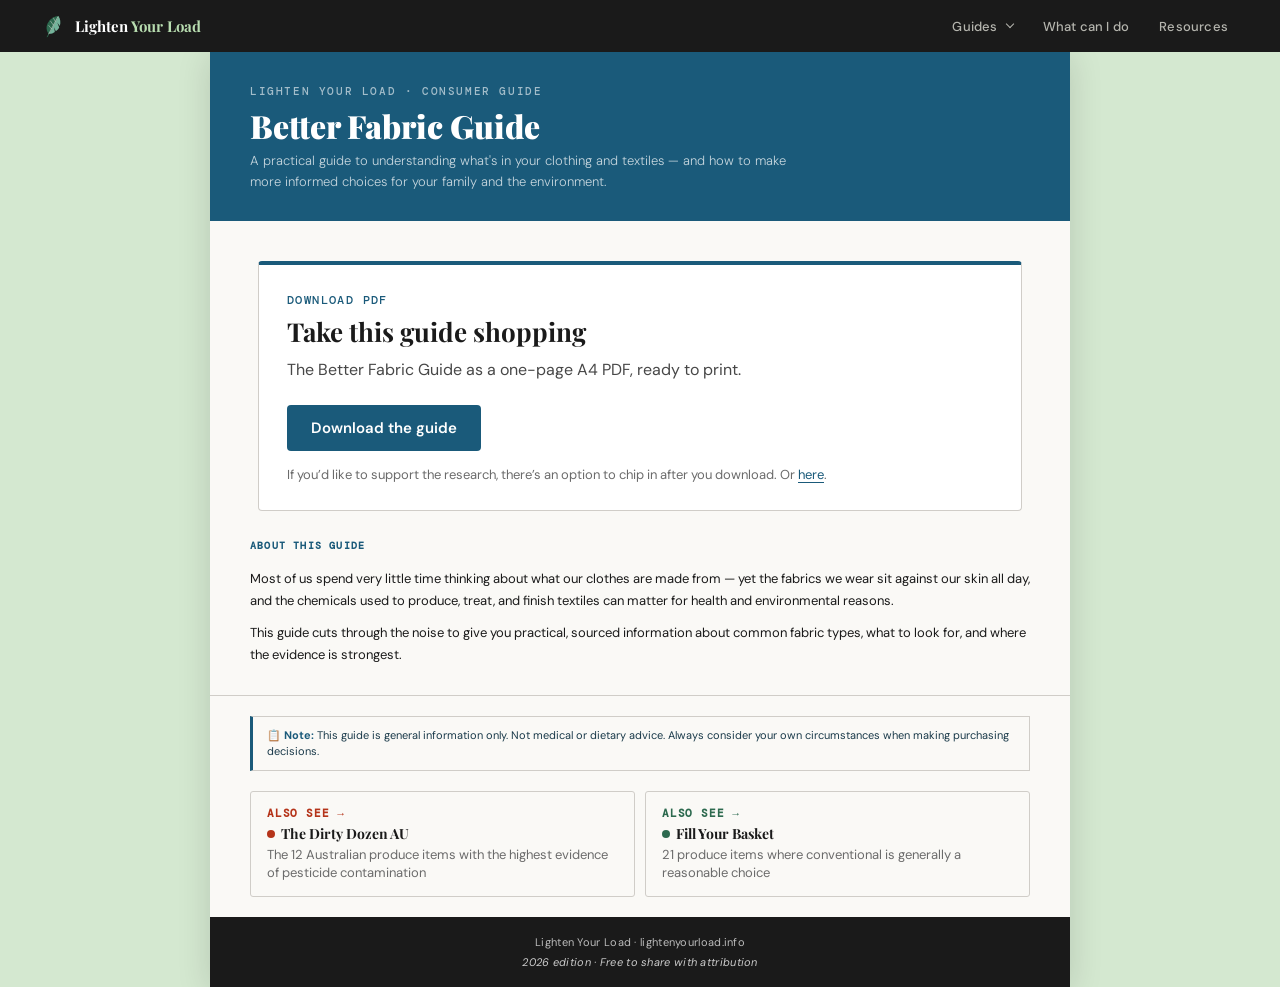
<file: better-fabric-guide.html>
<!DOCTYPE html>
<html lang="en">
<head>
<meta charset="UTF-8">
<meta name="viewport" content="width=device-width, initial-scale=1.0">
<meta name="robots" content="noindex">  <!-- in development: remove at launch -->
<script src="analytics.js" async></script>
<title>Better Fabric Guide — Lighten Your Load</title>
<link href="https://fonts.googleapis.com/css2?family=Playfair+Display:wght@700;900&family=DM+Sans:wght@300;400;500;600&family=DM+Mono:wght@400;500&display=swap" rel="stylesheet">
<style>
*,*::before,*::after{box-sizing:border-box;margin:0;padding:0}
:root{
  --fabric:#1a5a7a;--fabric-mid:#7ab8d0;--fabric-lt:#eaf4f8;
  --dirty:#b5341a;--tread:#5a3d9a;--clean:#2d6a4f;
  --gold:#b8ddb0;
  --ink:#1a1a1a;--muted:#6b6b6b;--rule:#d0cdc8;--bg:#faf9f6;
}
@media print{body{background:white!important}}
body{font-family:'DM Sans',sans-serif;background:#d4e8d0;padding:0;margin:0}

.site-nav{background:var(--ink);padding:0 40px;display:flex;align-items:center;justify-content:space-between;height:52px;position:sticky;top:0;z-index:100}
.site-nav .logo{font-family:'Playfair Display',serif;font-size:15px;font-weight:700;color:white;text-decoration:none}
.site-nav .logo span{color:var(--gold)}
.nav-links{display:flex;gap:4px;list-style:none}
.nav-links a{font-size:12px;font-weight:500;color:#888;text-decoration:none;padding:6px 12px;border-radius:3px;transition:all .2s}
.nav-links a:hover{color:white;background:rgba(255,255,255,.08)}
.nav-links a.active-fabric{color:#a8d8ea;background:rgba(26,90,122,.35)}

.page{background:var(--bg);max-width:860px;margin:0 auto;box-shadow:0 4px 32px rgba(0,0,0,.14)}

.page-header{background:var(--fabric);color:white;padding:32px 40px 28px}
.page-header .kicker{font-family:'DM Mono',monospace;font-size:11px;font-weight:500;letter-spacing:1.6px;text-transform:uppercase;color:rgba(255,255,255,.6);margin-bottom:10px}
.page-header h1{font-family:'Playfair Display',serif;font-size:32px;font-weight:900;line-height:1.1;margin-bottom:8px}
.page-header .desc{font-size:13px;font-weight:300;color:rgba(255,255,255,.75);line-height:1.6;max-width:540px}

.download-section{padding:32px 40px;border-bottom:1px solid var(--rule);display:flex;align-items:center;gap:32px;background:var(--fabric-lt)}
.download-icon{font-size:48px;flex-shrink:0}
.download-text h2{font-family:'Playfair Display',serif;font-size:20px;font-weight:700;color:var(--ink);margin-bottom:6px}
.download-text p{font-size:13px;color:var(--muted);line-height:1.6;margin-bottom:16px;max-width:480px}
.btn-download{display:inline-flex;align-items:center;gap:8px;background:var(--fabric);color:white;padding:12px 24px;border-radius:4px;font-size:14px;font-weight:600;text-decoration:none;transition:background .2s}
.btn-download:hover{background:#154e6b}
.btn-download .btn-icon{font-size:16px}

.info-section{padding:28px 40px;border-bottom:1px solid var(--rule)}
.info-section h3{font-family:'DM Mono',monospace;font-size:10px;font-weight:700;letter-spacing:1.2px;text-transform:uppercase;color:var(--fabric);margin-bottom:16px}
.info-section p{font-size:13px;color:var(--ink);line-height:1.7;margin-bottom:10px}
.info-section p:last-child{margin-bottom:0}

.caveat{margin:0 40px;padding:10px 14px;border:1px solid var(--rule);border-left:3px solid var(--fabric);font-size:11px;color:#1a3a4a;line-height:1.5;margin-top:20px}
.caveat strong{color:var(--fabric)}

.guide-nav{margin:20px 40px 0;display:grid;grid-template-columns:1fr 1fr;gap:10px}
.guide-nav-card{display:block;padding:14px 16px;border:1px solid var(--rule);border-radius:3px;text-decoration:none;transition:all .2s}
.guide-nav-card:hover{box-shadow:0 2px 12px rgba(0,0,0,.08);transform:translateY(-1px)}
.guide-nav-card .card-kicker{font-size:11px;font-weight:700;letter-spacing:.8px;text-transform:uppercase;font-family:'DM Mono',monospace;margin-bottom:4px}
.guide-nav-card h3{font-family:'Playfair Display',serif;font-size:14px;font-weight:700;color:var(--ink);margin-bottom:3px}
.guide-nav-card p{font-size:13px;color:var(--muted);line-height:1.4}
.card-dirty .card-kicker{color:var(--dirty)}
.card-tread .card-kicker{color:var(--tread)}
.card-clean .card-kicker{color:var(--clean)}

.page-footer{background:var(--ink);color:#bbb;padding:18px 40px;display:flex;flex-direction:column;align-items:center;text-align:center;font-size:11px;letter-spacing:.3px;margin-top:20px;gap:6px}
.page-footer span:last-child{color:#ccc;font-style:italic}
</style>
<link rel="stylesheet" href="dots.css">
<link rel="stylesheet" href="mobile-nav.css">
<link rel="icon" href="favicon.svg" type="image/svg+xml">
<link rel="icon" href="favicon-32.png" sizes="32x32" type="image/png">
<link rel="apple-touch-icon" href="apple-touch-icon.png">
<link rel="stylesheet" href="nav.css">
<link rel="stylesheet" href="download.css">
</head>
<body>

<nav class="site-nav lyl-nav" aria-label="Main">
  <a href="index.html" class="logo nav-logo lyl-brand"><img src="lyl-mark.svg" alt="" width="26" height="26"><span class="lyl-word">Lighten <span>Your Load</span></span></a>
  <ul class="nav-links">
    <li class="has-sub"><a href="index.html#guides">Guides</a>
      <ul class="nav-sub">
        <li><a href="dirty-dozen.html"><span class="gdot gdot-dirty" aria-hidden="true"></span>The Dirty Dozen AU</a></li>
        <li><a href="tread-carefully.html"><span class="gdot gdot-tread" aria-hidden="true"></span>Tread Carefully</a></li>
        <li><a href="fill-your-basket.html"><span class="gdot gdot-clean" aria-hidden="true"></span>Fill Your Basket</a></li>
      </ul>
    </li>
    <li><a href="what-can-i-do.html">What can I do</a></li>
    <li><a href="resources.html">Resources</a></li>
  </ul>
</nav>

<div class="page">

  <div class="page-header">
    <div class="kicker">Lighten Your Load · Consumer Guide</div>
    <h1>Better Fabric Guide</h1>
    <p class="desc">A practical guide to understanding what's in your clothing and textiles — and how to make more informed choices for your family and the environment.</p>
  </div>

  <!-- GUIDE DOWNLOAD: start -> email -> done, all inside this box (styles: download.css, behaviour: download.js) -->
  <section class="dl" id="download" style="--accent:var(--fabric)" data-file="Better-Fabric-Guide-2026.pdf" data-guide="better-fabric" data-stripe="https://donate.stripe.com/bJe14p7XW8u0g5ggFU3sI01" data-dd="no">

    <div class="dl-step dl-step--start">
      <div class="dl-kicker">Download PDF</div>
      <h2>Take this guide shopping</h2>
      <p class="dl-intro">The Better Fabric Guide as a one-page A4 PDF, ready to print.</p>
      <div class="dl-actions">
        <button type="button" class="dl-btn dl-start-btn">Download the guide</button>
      </div>
      <p class="dl-small dl-support">If you’d like to support the research, there’s an option to chip in after you download. Or <a href="https://donate.stripe.com/bJe14p7XW8u0g5ggFU3sI01" target="_blank" rel="noopener">here</a>.</p>
      <noscript><p class="dl-small"><a href="Better-Fabric-Guide-2026.pdf" download>Download the PDF</a></p></noscript>
    </div>

    <div class="dl-step dl-step--email" hidden>
      <div class="dl-kicker">Nearly there</div>
      <h2>Where should we send updates?</h2>
      <p class="dl-intro">Pop in your email and your download starts straight away. We’ll only write when new Australian data changes a guide or a new one launches - a few times a year, and you can unsubscribe any time.</p>
      <form class="dl-form" novalidate>
        <label class="dl-hp" aria-hidden="true">Leave blank <input class="dl-hp" type="text" tabindex="-1" autocomplete="off"></label>
        <div class="dl-fields">
          <div class="dl-field dl-field--email">
            <label class="dl-label" for="dl-email">Email</label>
            <input id="dl-email" type="email" name="email" required autocomplete="email" placeholder="you@example.com">
          </div>
          <div class="dl-field dl-field--pc">
            <label class="dl-label" for="dl-pc">Postcode <span class="dl-opt">(optional)</span></label>
            <input id="dl-pc" class="dl-postcode" type="text" inputmode="numeric" maxlength="4" pattern="[0-9]{4}" autocomplete="postal-code" placeholder="e.g. 2478">
          </div>
        </div>
        <fieldset class="dl-dd">
          <legend class="dl-label">Had you heard of the “Dirty Dozen” before? <span class="dl-opt">(optional)</span></legend>
          <div class="dl-radios">
            <label><input type="radio" name="dl-dd" value="Yes"> Yes</label>
            <label><input type="radio" name="dl-dd" value="No"> No</label>
            <label><input type="radio" name="dl-dd" value="Not sure"> Not sure</label>
            <label><input type="radio" name="dl-dd" value="Only the 1967 war film!"> Only the 1967 war film!</label>
          </div>
        </fieldset>
        <div class="dl-actions">
          <button type="submit" class="dl-btn">Get the guide</button>
          <button type="button" class="dl-back">Back</button>
        </div>
        <p class="dl-msg" aria-live="polite"></p>
        <p class="dl-small">We’ll never share your email. <a href="privacy.html">How we handle your details</a>.</p>
      </form>
    </div>

    <div class="dl-step dl-step--done" hidden>
      <div class="dl-kicker">Download PDF</div>
      <h2 class="dl-done-title" tabindex="-1">Guide downloaded!</h2>
      <p class="dl-intro">Please check your downloads folder. If you can’t see it, <a class="dl-file-link" href="Better-Fabric-Guide-2026.pdf" download>download it again here</a>. We’ll be in touch when there’s something worth sharing.</p>
      <div class="dl-chip">
        <p>If you’d like to support the research, choose any amount below.</p>
        <div class="dl-pills">
          <a data-amount="5" target="_blank" rel="noopener">$5</a>
          <a data-amount="10" target="_blank" rel="noopener">$10</a>
          <a data-amount="20" target="_blank" rel="noopener">$20</a>
          <a data-amount="0" target="_blank" rel="noopener">Other amount</a>
        </div>
      </div>
    </div>

  </section>

  <div class="info-section">
    <h3>About this guide</h3>
    <p>Most of us spend very little time thinking about what our clothes are made from — yet the fabrics we wear sit against our skin all day, and the chemicals used to produce, treat, and finish textiles can matter for health and environmental reasons.</p>
    <p>This guide cuts through the noise to give you practical, sourced information about common fabric types, what to look for, and where the evidence is strongest.</p>
  </div>

  <div class="caveat" style="margin-bottom:0">
    <strong>📋 Note:</strong> This guide is general information only. Not medical or dietary advice. Always consider your own circumstances when making purchasing decisions.
  </div>

  <div class="guide-nav">
    <a href="dirty-dozen.html" class="guide-nav-card card-dirty">
      <div class="card-kicker">Also see →</div>
      <h3><span class="gdot gdot-dirty" aria-hidden="true"></span>The Dirty Dozen AU</h3>
      <p>The 12 Australian produce items with the highest evidence of pesticide contamination</p>
    </a>
    <a href="fill-your-basket.html" class="guide-nav-card card-clean">
      <div class="card-kicker">Also see →</div>
      <h3><span class="gdot gdot-clean" aria-hidden="true"></span>Fill Your Basket</h3>
      <p>21 produce items where conventional is generally a reasonable choice</p>
    </a>
  </div>

  <div class="page-footer">
    <span>Lighten Your Load · lightenyourload.info</span>
    <span>2026 edition · Free to share with attribution</span>
  </div>

</div>
<script src="mobile-nav.js"></script>
<script src="download.js"></script>
</body>
</html>
</file>
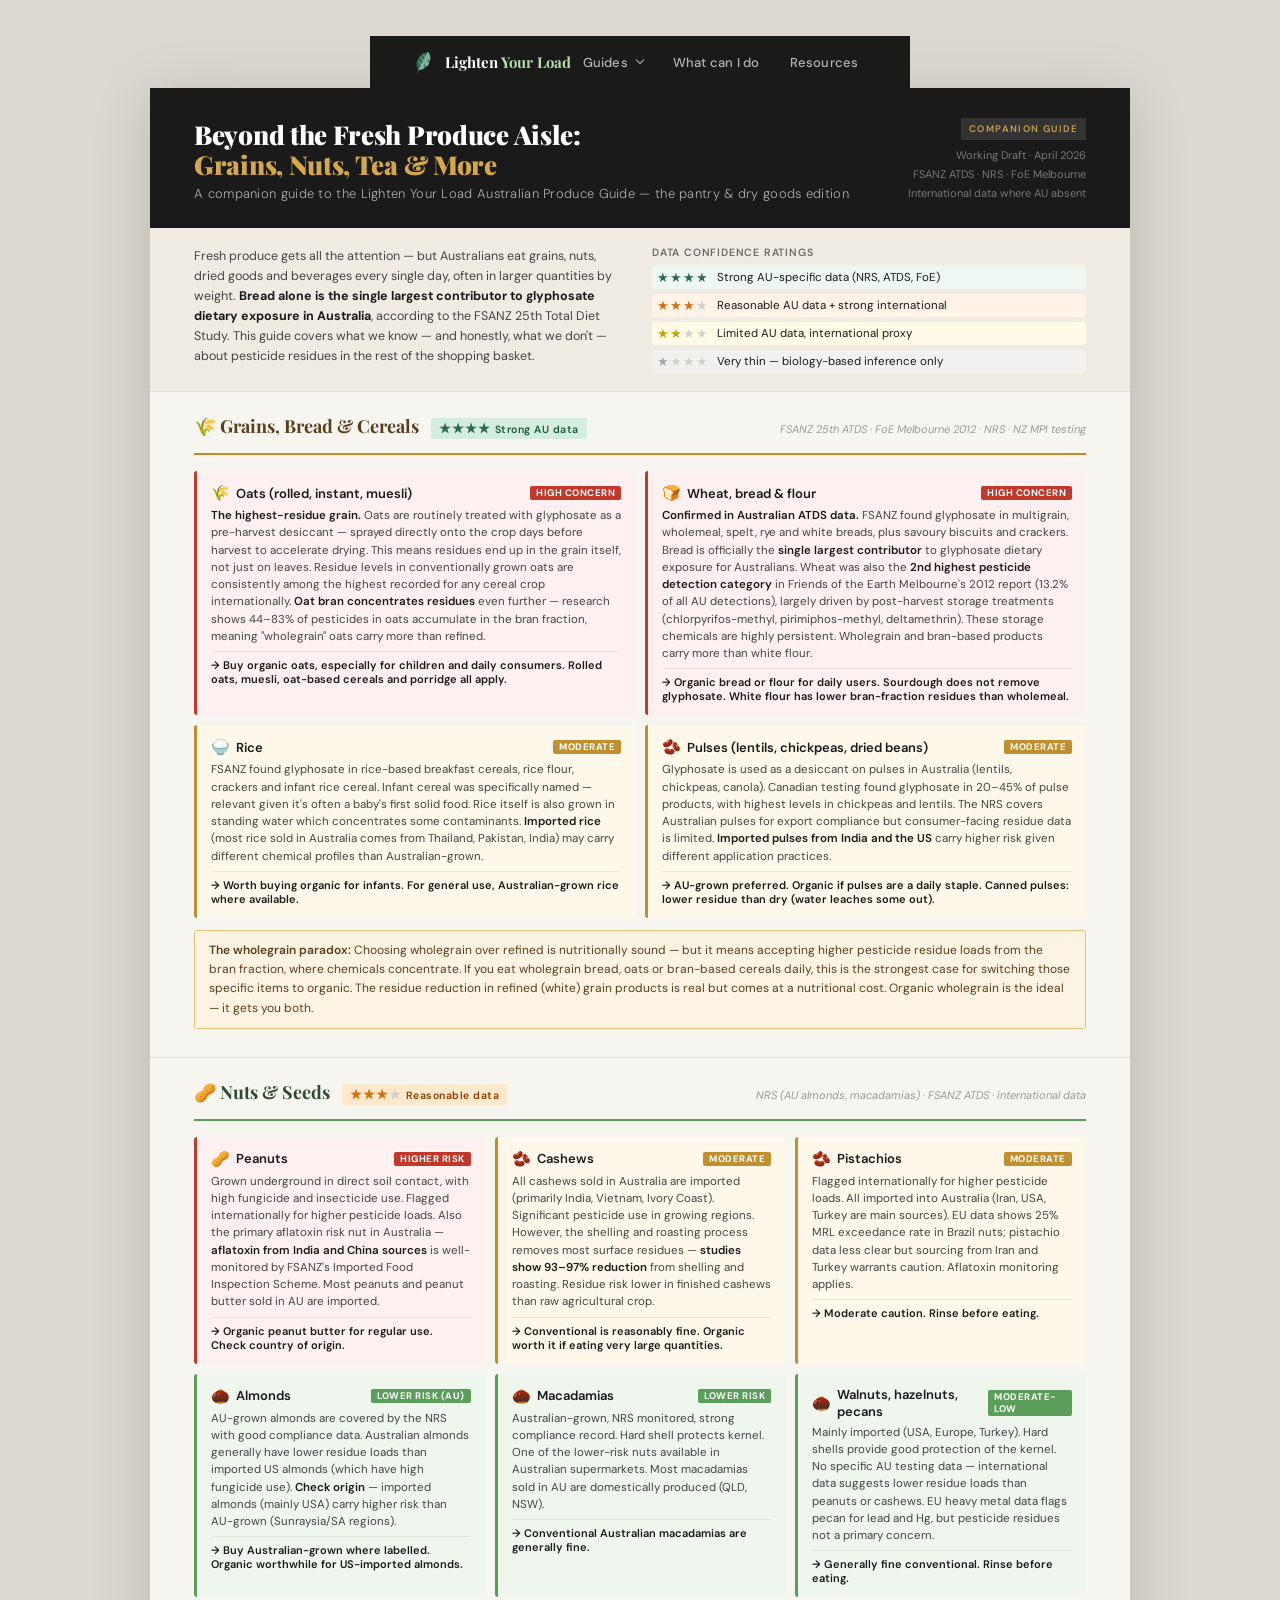
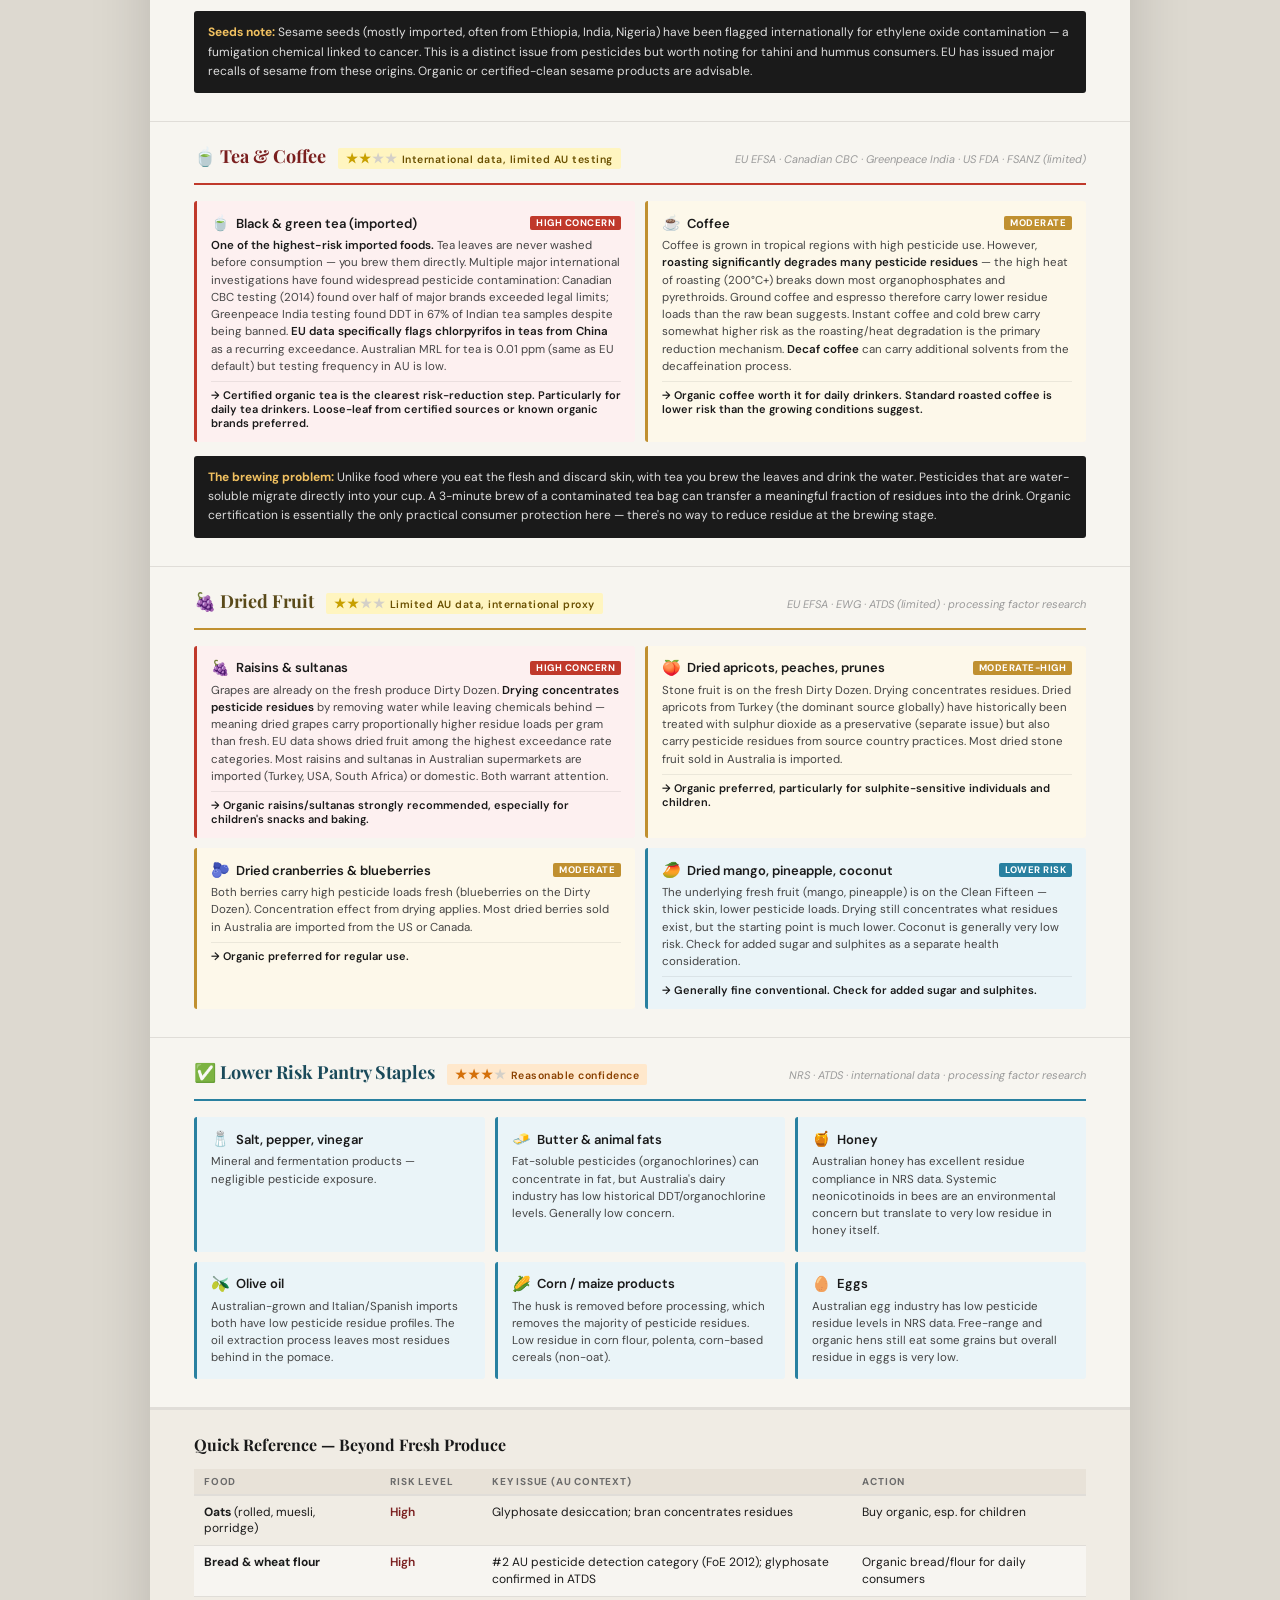
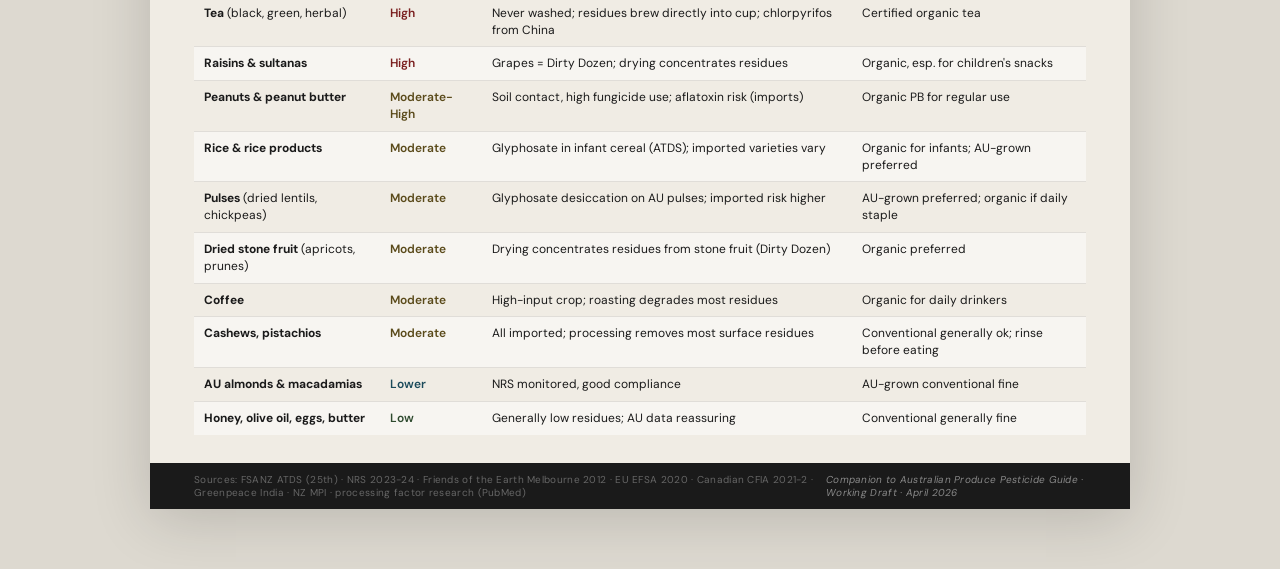
<file: beyond-produce.html>
<!DOCTYPE html>
<html lang="en">
<head>
<meta charset="UTF-8">
<meta name="viewport" content="width=device-width, initial-scale=1.0">
<meta name="robots" content="noindex">  <!-- in development: remove at launch -->
<script src="analytics.js" async></script>
<title>Beyond the Produce Aisle — Lighten Your Load</title>
<link href="https://fonts.googleapis.com/css2?family=Playfair+Display:wght@700;900&family=DM+Sans:ital,wght@0,300;0,400;0,500;0,600;1,300&display=swap" rel="stylesheet">
<style>
  /* SITE NAV */
  .site-nav{background:#1a1a18;padding:0 40px;display:flex;align-items:center;justify-content:space-between;height:52px;position:sticky;top:0;z-index:100;font-family:'DM Sans',sans-serif}
  .site-nav .logo{font-family:'Playfair Display',serif;font-size:15px;font-weight:700;color:white;text-decoration:none}
  .site-nav .logo span{color:#b8ddb0}
  .nav-links{display:flex;gap:4px;list-style:none}
  .nav-links a{font-size:12px;font-weight:500;color:#888;text-decoration:none;padding:6px 12px;border-radius:3px;transition:all .2s}
  .nav-links a:hover{color:white;background:rgba(255,255,255,.08)}
  .nav-links a.active-dirty{color:#f4c4b8;background:rgba(181,52,26,.25)}
  .nav-links a.active-tread{color:#c4b4e8;background:rgba(90,61,154,.25)}
  .nav-links a.active-clean{color:#b7dfc9;background:rgba(45,106,79,.25)}
  .nav-links a.active-pantry{color:#e8d090;background:rgba(138,101,32,.25)}
  *, *::before, *::after { box-sizing: border-box; margin: 0; padding: 0; }

  :root {
    --ink: #1a1a1a;
    --muted: #6b6b6b;
    --light: #9a9a9a;
    --rule: #e0ddd8;
    --bg: #f7f5f0;
    --paper: #ffffff;

    /* Category colours */
    --grain-dk:   #5a3e1b;
    --grain-mid:  #c8882a;
    --grain-lt:   #fdf3e3;
    --grain-rule: #e8c07a;

    --nut-dk:     #2e4a2e;
    --nut-mid:    #5a9e5a;
    --nut-lt:     #eef6ee;
    --nut-rule:   #a8d4a8;

    --risk-dk:    #7a1f1f;
    --risk-mid:   #c0392b;
    --risk-lt:    #fdf0f0;
    --risk-rule:  #e8a8a8;

    --caution-dk: #5a4a1a;
    --caution-mid:#c09030;
    --caution-lt: #fdf8ea;
    --caution-rule:#e8d090;

    --low-dk:     #1a4a5a;
    --low-mid:    #2980a0;
    --low-lt:     #eaf4f8;
    --low-rule:   #90cde8;
  }

  @media print {
    body { background: white !important; }
    .page { box-shadow: none !important; }
  }

  body {
    font-family: 'DM Sans', sans-serif;
    background: #ddd9d0;
    min-height: 100vh;
    padding: 36px 16px 60px;
    display: flex;
    flex-direction: column;
    align-items: center;
  }

  .page {
    background: var(--bg);
    width: 100%;
    max-width: 980px;
    box-shadow: 0 10px 56px rgba(0,0,0,0.16);
  }

  /* ─── HEADER ─── */
  .header {
    background: var(--ink);
    color: white;
    padding: 30px 44px 26px;
    display: grid;
    grid-template-columns: 1fr auto;
    gap: 24px;
    align-items: end;
  }

  .header h1 {
    font-family: 'Playfair Display', serif;
    font-size: 26px;
    font-weight: 900;
    line-height: 1.15;
    letter-spacing: -0.3px;
  }

  .header h1 em {
    font-style: normal;
    color: #d4a84a;
  }

  .header .sub {
    font-size: 13px;
    font-weight: 300;
    color: #aaa;
    margin-top: 5px;
    letter-spacing: 0.3px;
  }

  .header-meta {
    text-align: right;
    font-size: 11px;
    color: #777;
    line-height: 1.7;
  }

  .companion-tag {
    display: inline-block;
    background: #333;
    color: #c8a050;
    font-size: 9.5px;
    font-weight: 600;
    letter-spacing: 1.4px;
    text-transform: uppercase;
    padding: 3px 8px;
    margin-bottom: 6px;
  }

  /* ─── INTRO STRIP ─── */
  .intro {
    padding: 18px 44px;
    background: #f0ece4;
    border-bottom: 1px solid var(--rule);
    display: grid;
    grid-template-columns: 1fr 1fr;
    gap: 24px;
  }

  .intro p {
    font-size: 12.5px;
    line-height: 1.6;
    color: #444;
  }

  .intro p strong { color: var(--ink); }

  .confidence-key {
    display: flex;
    flex-direction: column;
    gap: 5px;
    justify-content: center;
  }

  .conf-label {
    font-size: 10.5px;
    font-weight: 600;
    color: var(--muted);
    text-transform: uppercase;
    letter-spacing: 0.8px;
    margin-bottom: 2px;
  }

  .conf-row {
    display: flex;
    align-items: center;
    gap: 8px;
    font-size: 11.5px;
    color: var(--ink);
  }

  .stars { letter-spacing: 1px; font-size: 13px; }
  .stars .lit { /* colour set per level */ }
  .stars .dim { color: #d4d0c8; }
  .conf-strong    .stars .lit { color: #2d6a4f; }
  .conf-reasonable .stars .lit { color: #d4700a; }
  .conf-limited   .stars .lit { color: #c8a000; }
  .conf-thin      .stars .lit { color: #aaa9a4; }
  .conf-strong    { background: #eef7f2; border-radius: 3px; padding: 3px 8px 3px 5px; }
  .conf-reasonable{ background: #fff3e8; border-radius: 3px; padding: 3px 8px 3px 5px; }
  .conf-limited   { background: #fffbe6; border-radius: 3px; padding: 3px 8px 3px 5px; }
  .conf-thin      { background: #f2f1ef; border-radius: 3px; padding: 3px 8px 3px 5px; }

  /* ─── SECTION ─── */
  .section {
    border-bottom: 1px solid var(--rule);
    padding: 0 44px 28px;
  }

  .section:last-of-type { border-bottom: none; }

  .section-header {
    display: flex;
    align-items: baseline;
    gap: 12px;
    padding: 22px 0 14px;
    border-bottom: 2px solid;
    margin-bottom: 16px;
  }

  .section-header h2 {
    font-family: 'Playfair Display', serif;
    font-size: 18px;
    font-weight: 700;
  }

  /* Confidence badges — use confidence-level colours regardless of section */
  .section-header .conf { font-size: 10.5px; font-weight: 600; letter-spacing: 0.5px; padding: 2px 8px; border-radius: 2px; }
  .section-header .conf.conf-strong     { background: #d4eddf; color: #1a5c36; }
  .section-header .conf.conf-reasonable { background: #ffe8cc; color: #8a4000; }
  .section-header .conf.conf-limited    { background: #fff5c0; color: #6a5000; }
  .section-header .conf.conf-thin       { background: #ebebeb; color: #666; }

  .section-header .source-note {
    font-size: 11px;
    font-style: italic;
    color: var(--light);
    margin-left: auto;
  }

  /* Grain */
  .section.grain .section-header { border-color: var(--grain-mid); color: var(--grain-dk); }

  /* Nuts */
  .section.nuts .section-header { border-color: var(--nut-mid); color: var(--nut-dk); }

  /* Risk beverages */
  .section.beverages .section-header { border-color: var(--risk-mid); color: var(--risk-dk); }

  /* Caution */
  .section.caution .section-header { border-color: var(--caution-mid); color: var(--caution-dk); }

  /* Low risk */
  .section.low .section-header { border-color: var(--low-mid); color: var(--low-dk); }

  /* ─── ITEM GRID ─── */
  .item-grid {
    display: grid;
    grid-template-columns: 1fr 1fr;
    gap: 10px;
  }

  .item-grid.three { grid-template-columns: 1fr 1fr 1fr; }
  .item-grid.one { grid-template-columns: 1fr; }

  .item {
    padding: 12px 14px;
    border-radius: 3px;
    border-left: 3px solid;
  }

  .item.concern { background: var(--risk-lt); border-color: var(--risk-mid); }
  .item.caution { background: var(--caution-lt); border-color: var(--caution-mid); }
  .item.ok      { background: var(--low-lt);    border-color: var(--low-mid); }
  .item.grain-item { background: var(--grain-lt); border-color: var(--grain-mid); }
  .item.nut-item   { background: var(--nut-lt);   border-color: var(--nut-mid); }

  .item-name {
    font-size: 13px;
    font-weight: 600;
    color: var(--ink);
    margin-bottom: 4px;
    display: flex;
    align-items: center;
    gap: 6px;
  }

  .item-name .emoji { font-size: 15px; }

  .risk-pill {
    font-size: 9.5px;
    font-weight: 700;
    letter-spacing: 0.5px;
    text-transform: uppercase;
    padding: 1px 6px;
    border-radius: 2px;
    margin-left: auto;
  }

  .pill-high   { background: var(--risk-mid);    color: white; }
  .pill-mod    { background: var(--caution-mid);  color: white; }
  .pill-low    { background: var(--low-mid);      color: white; }
  .pill-ok     { background: var(--nut-mid);      color: white; }

  .item-body {
    font-size: 11.5px;
    color: #444;
    line-height: 1.5;
  }

  .item-body strong { color: var(--ink); font-weight: 600; }

  .item-action {
    font-size: 11px;
    font-weight: 600;
    margin-top: 6px;
    padding-top: 6px;
    border-top: 1px solid rgba(0,0,0,0.07);
    color: var(--ink);
  }

  /* ─── THE KEY INSIGHT BOX ─── */
  .insight {
    margin: 14px 0 0;
    padding: 12px 14px;
    background: var(--ink);
    color: #ddd;
    border-radius: 3px;
    font-size: 12px;
    line-height: 1.6;
  }

  .insight strong { color: #f0c060; }

  /* ─── SUMMARY TABLE ─── */
  .summary-section {
    padding: 24px 44px 28px;
    background: #f0ece4;
    border-top: 2px solid var(--rule);
  }

  .summary-section h2 {
    font-family: 'Playfair Display', serif;
    font-size: 16px;
    font-weight: 700;
    color: var(--ink);
    margin-bottom: 14px;
  }

  .summary-table {
    width: 100%;
    border-collapse: collapse;
    font-size: 12px;
  }

  .summary-table th {
    text-align: left;
    font-size: 10px;
    font-weight: 700;
    letter-spacing: 0.8px;
    text-transform: uppercase;
    color: var(--muted);
    padding: 6px 10px;
    background: #e8e2d8;
    border-bottom: 2px solid var(--rule);
  }

  .summary-table td {
    padding: 8px 10px;
    border-bottom: 1px solid var(--rule);
    color: var(--ink);
    vertical-align: top;
    line-height: 1.4;
  }

  .summary-table tr:last-child td { border-bottom: none; }
  .summary-table tr:nth-child(even) td { background: rgba(255,255,255,0.5); }

  .priority { font-weight: 600; }
  .priority.high   { color: var(--risk-dk); }
  .priority.mod    { color: var(--caution-dk); }
  .priority.low    { color: var(--low-dk); }
  .priority.fine   { color: var(--nut-dk); }

  /* ─── FOOTER ─── */
  .footer {
    background: var(--ink);
    color: #666;
    padding: 10px 44px;
    display: flex;
    justify-content: space-between;
    align-items: center;
    font-size: 10px;
    letter-spacing: 0.3px;
  }

  .footer span:last-child { color: #888; font-style: italic; }

  /* ─── CALLOUT ─── */
  .callout {
    background: var(--grain-lt);
    border: 1px solid var(--grain-rule);
    border-radius: 3px;
    padding: 10px 14px;
    font-size: 12px;
    line-height: 1.6;
    color: var(--grain-dk);
    margin: 12px 0 0;
  }

  .callout strong { font-weight: 600; }
</style>
<link rel="stylesheet" href="dots.css">
<link rel="stylesheet" href="mobile-nav.css">
<link rel="icon" href="favicon.svg" type="image/svg+xml">
<link rel="icon" href="favicon-32.png" sizes="32x32" type="image/png">
<link rel="apple-touch-icon" href="apple-touch-icon.png">
<link rel="stylesheet" href="nav.css">
</head>
<body>
<nav class="site-nav lyl-nav" aria-label="Main">
  <a href="index.html" class="logo nav-logo lyl-brand"><img src="lyl-mark.svg" alt="" width="26" height="26"><span class="lyl-word">Lighten <span>Your Load</span></span></a>
  <ul class="nav-links">
    <li class="has-sub"><a href="index.html#guides">Guides</a>
      <ul class="nav-sub">
        <li><a href="dirty-dozen.html"><span class="gdot gdot-dirty" aria-hidden="true"></span>The Dirty Dozen AU</a></li>
        <li><a href="tread-carefully.html"><span class="gdot gdot-tread" aria-hidden="true"></span>Tread Carefully</a></li>
        <li><a href="fill-your-basket.html"><span class="gdot gdot-clean" aria-hidden="true"></span>Fill Your Basket</a></li>
      </ul>
    </li>
    <li><a href="what-can-i-do.html">What can I do</a></li>
    <li><a href="resources.html">Resources</a></li>
  </ul>
</nav>

<div class="page">

  <!-- HEADER -->
  <div class="header">
    <div>
      <h1>Beyond the Fresh Produce Aisle:<br><em>Grains, Nuts, Tea & More</em></h1>
      <p class="sub">A companion guide to the Lighten Your Load Australian Produce Guide — the pantry & dry goods edition</p>
    </div>
    <div class="header-meta">
      <span class="companion-tag">Companion Guide</span><br>
      Working Draft · April 2026<br>
      FSANZ ATDS · NRS · FoE Melbourne<br>
      International data where AU absent
    </div>
  </div>

  <!-- INTRO -->
  <div class="intro">
    <p>Fresh produce gets all the attention — but Australians eat grains, nuts, dried goods and beverages every single day, often in larger quantities by weight. <strong>Bread alone is the single largest contributor to glyphosate dietary exposure in Australia</strong>, according to the FSANZ 25th Total Diet Study. This guide covers what we know — and honestly, what we don't — about pesticide residues in the rest of the shopping basket.</p>
    <div class="confidence-key">
      <div class="conf-label">Data confidence ratings</div>
      <div class="conf-row conf-strong"><span class="stars"><span class="lit">★★★★</span></span> Strong AU-specific data (NRS, ATDS, FoE)</div>
      <div class="conf-row conf-reasonable"><span class="stars"><span class="lit">★★★</span><span class="dim">★</span></span> Reasonable AU data + strong international</div>
      <div class="conf-row conf-limited"><span class="stars"><span class="lit">★★</span><span class="dim">★★</span></span> Limited AU data, international proxy</div>
      <div class="conf-row conf-thin"><span class="stars"><span class="lit">★</span><span class="dim">★★★</span></span> Very thin — biology-based inference only</div>
    </div>
  </div>

  <!-- ───────────── GRAINS ───────────── -->
  <div class="section grain">
    <div class="section-header">
      <h2>🌾 Grains, Bread & Cereals</h2>
      <span class="conf conf-strong"><span class="stars"><span class="lit">★★★★</span></span> Strong AU data</span>
      <span class="source-note">FSANZ 25th ATDS · FoE Melbourne 2012 · NRS · NZ MPI testing</span>
    </div>

    <div class="item-grid">

      <div class="item concern">
        <div class="item-name"><span class="emoji">🌾</span>Oats (rolled, instant, muesli) <span class="risk-pill pill-high">High concern</span></div>
        <div class="item-body">
          <strong>The highest-residue grain.</strong> Oats are routinely treated with glyphosate as a pre-harvest desiccant — sprayed directly onto the crop days before harvest to accelerate drying. This means residues end up in the grain itself, not just on leaves. Residue levels in conventionally grown oats are consistently among the highest recorded for any cereal crop internationally. <strong>Oat bran concentrates residues</strong> even further — research shows 44–83% of pesticides in oats accumulate in the bran fraction, meaning "wholegrain" oats carry more than refined.
        </div>
        <div class="item-action">→ Buy organic oats, especially for children and daily consumers. Rolled oats, muesli, oat-based cereals and porridge all apply.</div>
      </div>

      <div class="item concern">
        <div class="item-name"><span class="emoji">🍞</span>Wheat, bread & flour <span class="risk-pill pill-high">High concern</span></div>
        <div class="item-body">
          <strong>Confirmed in Australian ATDS data.</strong> FSANZ found glyphosate in multigrain, wholemeal, spelt, rye and white breads, plus savoury biscuits and crackers. Bread is officially the <strong>single largest contributor</strong> to glyphosate dietary exposure for Australians. Wheat was also the <strong>2nd highest pesticide detection category</strong> in Friends of the Earth Melbourne's 2012 report (13.2% of all AU detections), largely driven by post-harvest storage treatments (chlorpyrifos-methyl, pirimiphos-methyl, deltamethrin). These storage chemicals are highly persistent. Wholegrain and bran-based products carry more than white flour.
        </div>
        <div class="item-action">→ Organic bread or flour for daily users. Sourdough does not remove glyphosate. White flour has lower bran-fraction residues than wholemeal.</div>
      </div>

      <div class="item caution">
        <div class="item-name"><span class="emoji">🍚</span>Rice <span class="risk-pill pill-mod">Moderate</span></div>
        <div class="item-body">
          FSANZ found glyphosate in rice-based breakfast cereals, rice flour, crackers and infant rice cereal. Infant cereal was specifically named — relevant given it's often a baby's first solid food. Rice itself is also grown in standing water which concentrates some contaminants. <strong>Imported rice</strong> (most rice sold in Australia comes from Thailand, Pakistan, India) may carry different chemical profiles than Australian-grown.
        </div>
        <div class="item-action">→ Worth buying organic for infants. For general use, Australian-grown rice where available.</div>
      </div>

      <div class="item caution">
        <div class="item-name"><span class="emoji">🫘</span>Pulses (lentils, chickpeas, dried beans) <span class="risk-pill pill-mod">Moderate</span></div>
        <div class="item-body">
          Glyphosate is used as a desiccant on pulses in Australia (lentils, chickpeas, canola). Canadian testing found glyphosate in 20–45% of pulse products, with highest levels in chickpeas and lentils. The NRS covers Australian pulses for export compliance but consumer-facing residue data is limited. <strong>Imported pulses from India and the US</strong> carry higher risk given different application practices.
        </div>
        <div class="item-action">→ AU-grown preferred. Organic if pulses are a daily staple. Canned pulses: lower residue than dry (water leaches some out).</div>
      </div>

    </div>

    <div class="callout">
      <strong>The wholegrain paradox:</strong> Choosing wholegrain over refined is nutritionally sound — but it means accepting higher pesticide residue loads from the bran fraction, where chemicals concentrate. If you eat wholegrain bread, oats or bran-based cereals daily, this is the strongest case for switching those specific items to organic. The residue reduction in refined (white) grain products is real but comes at a nutritional cost. Organic wholegrain is the ideal — it gets you both.
    </div>
  </div>

  <!-- ───────────── NUTS ───────────── -->
  <div class="section nuts">
    <div class="section-header">
      <h2>🥜 Nuts & Seeds</h2>
      <span class="conf conf-reasonable"><span class="stars"><span class="lit">★★★</span><span class="dim">★</span></span> Reasonable data</span>
      <span class="source-note">NRS (AU almonds, macadamias) · FSANZ ATDS · international data</span>
    </div>

    <div class="item-grid three">

      <div class="item concern">
        <div class="item-name"><span class="emoji">🥜</span>Peanuts <span class="risk-pill pill-high">Higher risk</span></div>
        <div class="item-body">Grown underground in direct soil contact, with high fungicide and insecticide use. Flagged internationally for higher pesticide loads. Also the primary aflatoxin risk nut in Australia — <strong>aflatoxin from India and China sources</strong> is well-monitored by FSANZ's Imported Food Inspection Scheme. Most peanuts and peanut butter sold in AU are imported.</div>
        <div class="item-action">→ Organic peanut butter for regular use. Check country of origin.</div>
      </div>

      <div class="item caution">
        <div class="item-name"><span class="emoji">🫘</span>Cashews <span class="risk-pill pill-mod">Moderate</span></div>
        <div class="item-body">All cashews sold in Australia are imported (primarily India, Vietnam, Ivory Coast). Significant pesticide use in growing regions. However, the shelling and roasting process removes most surface residues — <strong>studies show 93–97% reduction</strong> from shelling and roasting. Residue risk lower in finished cashews than raw agricultural crop.</div>
        <div class="item-action">→ Conventional is reasonably fine. Organic worth it if eating very large quantities.</div>
      </div>

      <div class="item caution">
        <div class="item-name"><span class="emoji">🫘</span>Pistachios <span class="risk-pill pill-mod">Moderate</span></div>
        <div class="item-body">Flagged internationally for higher pesticide loads. All imported into Australia (Iran, USA, Turkey are main sources). EU data shows 25% MRL exceedance rate in Brazil nuts; pistachio data less clear but sourcing from Iran and Turkey warrants caution. Aflatoxin monitoring applies.</div>
        <div class="item-action">→ Moderate caution. Rinse before eating.</div>
      </div>

      <div class="item nut-item">
        <div class="item-name"><span class="emoji">🌰</span>Almonds <span class="risk-pill pill-ok">Lower risk (AU)</span></div>
        <div class="item-body">AU-grown almonds are covered by the NRS with good compliance data. Australian almonds generally have lower residue loads than imported US almonds (which have high fungicide use). <strong>Check origin</strong> — imported almonds (mainly USA) carry higher risk than AU-grown (Sunraysia/SA regions).</div>
        <div class="item-action">→ Buy Australian-grown where labelled. Organic worthwhile for US-imported almonds.</div>
      </div>

      <div class="item nut-item">
        <div class="item-name"><span class="emoji">🌰</span>Macadamias <span class="risk-pill pill-ok">Lower risk</span></div>
        <div class="item-body">Australian-grown, NRS monitored, strong compliance record. Hard shell protects kernel. One of the lower-risk nuts available in Australian supermarkets. Most macadamias sold in AU are domestically produced (QLD, NSW).</div>
        <div class="item-action">→ Conventional Australian macadamias are generally fine.</div>
      </div>

      <div class="item nut-item">
        <div class="item-name"><span class="emoji">🌰</span>Walnuts, hazelnuts, pecans <span class="risk-pill pill-ok">Moderate-low</span></div>
        <div class="item-body">Mainly imported (USA, Europe, Turkey). Hard shells provide good protection of the kernel. No specific AU testing data — international data suggests lower residue loads than peanuts or cashews. EU heavy metal data flags pecan for lead and Hg, but pesticide residues not a primary concern.</div>
        <div class="item-action">→ Generally fine conventional. Rinse before eating.</div>
      </div>

    </div>

    <div class="insight">
      <strong>Seeds note:</strong> Sesame seeds (mostly imported, often from Ethiopia, India, Nigeria) have been flagged internationally for ethylene oxide contamination — a fumigation chemical linked to cancer. This is a distinct issue from pesticides but worth noting for tahini and hummus consumers. EU has issued major recalls of sesame from these origins. Organic or certified-clean sesame products are advisable.
    </div>
  </div>

  <!-- ───────────── BEVERAGES ───────────── -->
  <div class="section beverages">
    <div class="section-header">
      <h2>🍵 Tea & Coffee</h2>
      <span class="conf conf-limited"><span class="stars"><span class="lit">★★</span><span class="dim">★★</span></span> International data, limited AU testing</span>
      <span class="source-note">EU EFSA · Canadian CBC · Greenpeace India · US FDA · FSANZ (limited)</span>
    </div>

    <div class="item-grid">

      <div class="item concern">
        <div class="item-name"><span class="emoji">🍵</span>Black & green tea (imported) <span class="risk-pill pill-high">High concern</span></div>
        <div class="item-body">
          <strong>One of the highest-risk imported foods.</strong> Tea leaves are never washed before consumption — you brew them directly. Multiple major international investigations have found widespread pesticide contamination: Canadian CBC testing (2014) found over half of major brands exceeded legal limits; Greenpeace India testing found DDT in 67% of Indian tea samples despite being banned. <strong>EU data specifically flags chlorpyrifos in teas from China</strong> as a recurring exceedance. Australian MRL for tea is 0.01 ppm (same as EU default) but testing frequency in AU is low.
        </div>
        <div class="item-action">→ Certified organic tea is the clearest risk-reduction step. Particularly for daily tea drinkers. Loose-leaf from certified sources or known organic brands preferred.</div>
      </div>

      <div class="item caution">
        <div class="item-name"><span class="emoji">☕</span>Coffee <span class="risk-pill pill-mod">Moderate</span></div>
        <div class="item-body">
          Coffee is grown in tropical regions with high pesticide use. However, <strong>roasting significantly degrades many pesticide residues</strong> — the high heat of roasting (200°C+) breaks down most organophosphates and pyrethroids. Ground coffee and espresso therefore carry lower residue loads than the raw bean suggests. Instant coffee and cold brew carry somewhat higher risk as the roasting/heat degradation is the primary reduction mechanism. <strong>Decaf coffee</strong> can carry additional solvents from the decaffeination process.
        </div>
        <div class="item-action">→ Organic coffee worth it for daily drinkers. Standard roasted coffee is lower risk than the growing conditions suggest.</div>
      </div>

    </div>

    <div class="insight">
      <strong>The brewing problem:</strong> Unlike food where you eat the flesh and discard skin, with tea you brew the leaves and drink the water. Pesticides that are water-soluble migrate directly into your cup. A 3-minute brew of a contaminated tea bag can transfer a meaningful fraction of residues into the drink. Organic certification is essentially the only practical consumer protection here — there's no way to reduce residue at the brewing stage.
    </div>
  </div>

  <!-- ───────────── DRIED FRUIT ───────────── -->
  <div class="section caution">
    <div class="section-header">
      <h2>🍇 Dried Fruit</h2>
      <span class="conf conf-limited"><span class="stars"><span class="lit">★★</span><span class="dim">★★</span></span> Limited AU data, international proxy</span>
      <span class="source-note">EU EFSA · EWG · ATDS (limited) · processing factor research</span>
    </div>

    <div class="item-grid">

      <div class="item concern">
        <div class="item-name"><span class="emoji">🍇</span>Raisins & sultanas <span class="risk-pill pill-high">High concern</span></div>
        <div class="item-body">Grapes are already on the fresh produce Dirty Dozen. <strong>Drying concentrates pesticide residues</strong> by removing water while leaving chemicals behind — meaning dried grapes carry proportionally higher residue loads per gram than fresh. EU data shows dried fruit among the highest exceedance rate categories. Most raisins and sultanas in Australian supermarkets are imported (Turkey, USA, South Africa) or domestic. Both warrant attention.</div>
        <div class="item-action">→ Organic raisins/sultanas strongly recommended, especially for children's snacks and baking.</div>
      </div>

      <div class="item caution">
        <div class="item-name"><span class="emoji">🍑</span>Dried apricots, peaches, prunes <span class="risk-pill pill-mod">Moderate-high</span></div>
        <div class="item-body">Stone fruit is on the fresh Dirty Dozen. Drying concentrates residues. Dried apricots from Turkey (the dominant source globally) have historically been treated with sulphur dioxide as a preservative (separate issue) but also carry pesticide residues from source country practices. Most dried stone fruit sold in Australia is imported.</div>
        <div class="item-action">→ Organic preferred, particularly for sulphite-sensitive individuals and children.</div>
      </div>

      <div class="item caution">
        <div class="item-name"><span class="emoji">🫐</span>Dried cranberries & blueberries <span class="risk-pill pill-mod">Moderate</span></div>
        <div class="item-body">Both berries carry high pesticide loads fresh (blueberries on the Dirty Dozen). Concentration effect from drying applies. Most dried berries sold in Australia are imported from the US or Canada.</div>
        <div class="item-action">→ Organic preferred for regular use.</div>
      </div>

      <div class="item ok">
        <div class="item-name"><span class="emoji">🥭</span>Dried mango, pineapple, coconut <span class="risk-pill pill-low">Lower risk</span></div>
        <div class="item-body">The underlying fresh fruit (mango, pineapple) is on the Clean Fifteen — thick skin, lower pesticide loads. Drying still concentrates what residues exist, but the starting point is much lower. Coconut is generally very low risk. Check for added sugar and sulphites as a separate health consideration.</div>
        <div class="item-action">→ Generally fine conventional. Check for added sugar and sulphites.</div>
      </div>

    </div>
  </div>

  <!-- ───────────── LOW RISK ───────────── -->
  <div class="section low">
    <div class="section-header">
      <h2>✅ Lower Risk Pantry Staples</h2>
      <span class="conf conf-reasonable"><span class="stars"><span class="lit">★★★</span><span class="dim">★</span></span> Reasonable confidence</span>
      <span class="source-note">NRS · ATDS · international data · processing factor research</span>
    </div>

    <div class="item-grid three">

      <div class="item ok">
        <div class="item-name"><span class="emoji">🧂</span>Salt, pepper, vinegar</div>
        <div class="item-body">Mineral and fermentation products — negligible pesticide exposure.</div>
      </div>

      <div class="item ok">
        <div class="item-name"><span class="emoji">🧈</span>Butter & animal fats</div>
        <div class="item-body">Fat-soluble pesticides (organochlorines) can concentrate in fat, but Australia's dairy industry has low historical DDT/organochlorine levels. Generally low concern.</div>
      </div>

      <div class="item ok">
        <div class="item-name"><span class="emoji">🍯</span>Honey</div>
        <div class="item-body">Australian honey has excellent residue compliance in NRS data. Systemic neonicotinoids in bees are an environmental concern but translate to very low residue in honey itself.</div>
      </div>

      <div class="item ok">
        <div class="item-name"><span class="emoji">🫒</span>Olive oil</div>
        <div class="item-body">Australian-grown and Italian/Spanish imports both have low pesticide residue profiles. The oil extraction process leaves most residues behind in the pomace.</div>
      </div>

      <div class="item ok">
        <div class="item-name"><span class="emoji">🌽</span>Corn / maize products</div>
        <div class="item-body">The husk is removed before processing, which removes the majority of pesticide residues. Low residue in corn flour, polenta, corn-based cereals (non-oat).</div>
      </div>

      <div class="item ok">
        <div class="item-name"><span class="emoji">🥚</span>Eggs</div>
        <div class="item-body">Australian egg industry has low pesticide residue levels in NRS data. Free-range and organic hens still eat some grains but overall residue in eggs is very low.</div>
      </div>

    </div>
  </div>

  <!-- ───────────── SUMMARY TABLE ───────────── -->
  <div class="summary-section">
    <h2>Quick Reference — Beyond Fresh Produce</h2>
    <table class="summary-table">
      <thead>
        <tr>
          <th>Food</th>
          <th>Risk Level</th>
          <th>Key Issue (AU context)</th>
          <th>Action</th>
        </tr>
      </thead>
      <tbody>
        <tr>
          <td><strong>Oats</strong> (rolled, muesli, porridge)</td>
          <td><span class="priority high">High</span></td>
          <td>Glyphosate desiccation; bran concentrates residues</td>
          <td>Buy organic, esp. for children</td>
        </tr>
        <tr>
          <td><strong>Bread &amp; wheat flour</strong></td>
          <td><span class="priority high">High</span></td>
          <td>#2 AU pesticide detection category (FoE 2012); glyphosate confirmed in ATDS</td>
          <td>Organic bread/flour for daily consumers</td>
        </tr>
        <tr>
          <td><strong>Tea</strong> (black, green, herbal)</td>
          <td><span class="priority high">High</span></td>
          <td>Never washed; residues brew directly into cup; chlorpyrifos from China</td>
          <td>Certified organic tea</td>
        </tr>
        <tr>
          <td><strong>Raisins &amp; sultanas</strong></td>
          <td><span class="priority high">High</span></td>
          <td>Grapes = Dirty Dozen; drying concentrates residues</td>
          <td>Organic, esp. for children's snacks</td>
        </tr>
        <tr>
          <td><strong>Peanuts &amp; peanut butter</strong></td>
          <td><span class="priority mod">Moderate-High</span></td>
          <td>Soil contact, high fungicide use; aflatoxin risk (imports)</td>
          <td>Organic PB for regular use</td>
        </tr>
        <tr>
          <td><strong>Rice &amp; rice products</strong></td>
          <td><span class="priority mod">Moderate</span></td>
          <td>Glyphosate in infant cereal (ATDS); imported varieties vary</td>
          <td>Organic for infants; AU-grown preferred</td>
        </tr>
        <tr>
          <td><strong>Pulses</strong> (dried lentils, chickpeas)</td>
          <td><span class="priority mod">Moderate</span></td>
          <td>Glyphosate desiccation on AU pulses; imported risk higher</td>
          <td>AU-grown preferred; organic if daily staple</td>
        </tr>
        <tr>
          <td><strong>Dried stone fruit</strong> (apricots, prunes)</td>
          <td><span class="priority mod">Moderate</span></td>
          <td>Drying concentrates residues from stone fruit (Dirty Dozen)</td>
          <td>Organic preferred</td>
        </tr>
        <tr>
          <td><strong>Coffee</strong></td>
          <td><span class="priority mod">Moderate</span></td>
          <td>High-input crop; roasting degrades most residues</td>
          <td>Organic for daily drinkers</td>
        </tr>
        <tr>
          <td><strong>Cashews, pistachios</strong></td>
          <td><span class="priority mod">Moderate</span></td>
          <td>All imported; processing removes most surface residues</td>
          <td>Conventional generally ok; rinse before eating</td>
        </tr>
        <tr>
          <td><strong>AU almonds &amp; macadamias</strong></td>
          <td><span class="priority low">Lower</span></td>
          <td>NRS monitored, good compliance</td>
          <td>AU-grown conventional fine</td>
        </tr>
        <tr>
          <td><strong>Honey, olive oil, eggs, butter</strong></td>
          <td><span class="priority fine">Low</span></td>
          <td>Generally low residues; AU data reassuring</td>
          <td>Conventional generally fine</td>
        </tr>
      </tbody>
    </table>
  </div>

  <!-- FOOTER -->
  <div class="footer">
    <span>Sources: FSANZ ATDS (25th) · NRS 2023-24 · Friends of the Earth Melbourne 2012 · EU EFSA 2020 · Canadian CFIA 2021-2 · Greenpeace India · NZ MPI · processing factor research (PubMed)</span>
    <span>Companion to Australian Produce Pesticide Guide · Working Draft · April 2026</span>
  </div>

</div>

<script src="mobile-nav.js"></script>
</body>
</html>
</file>
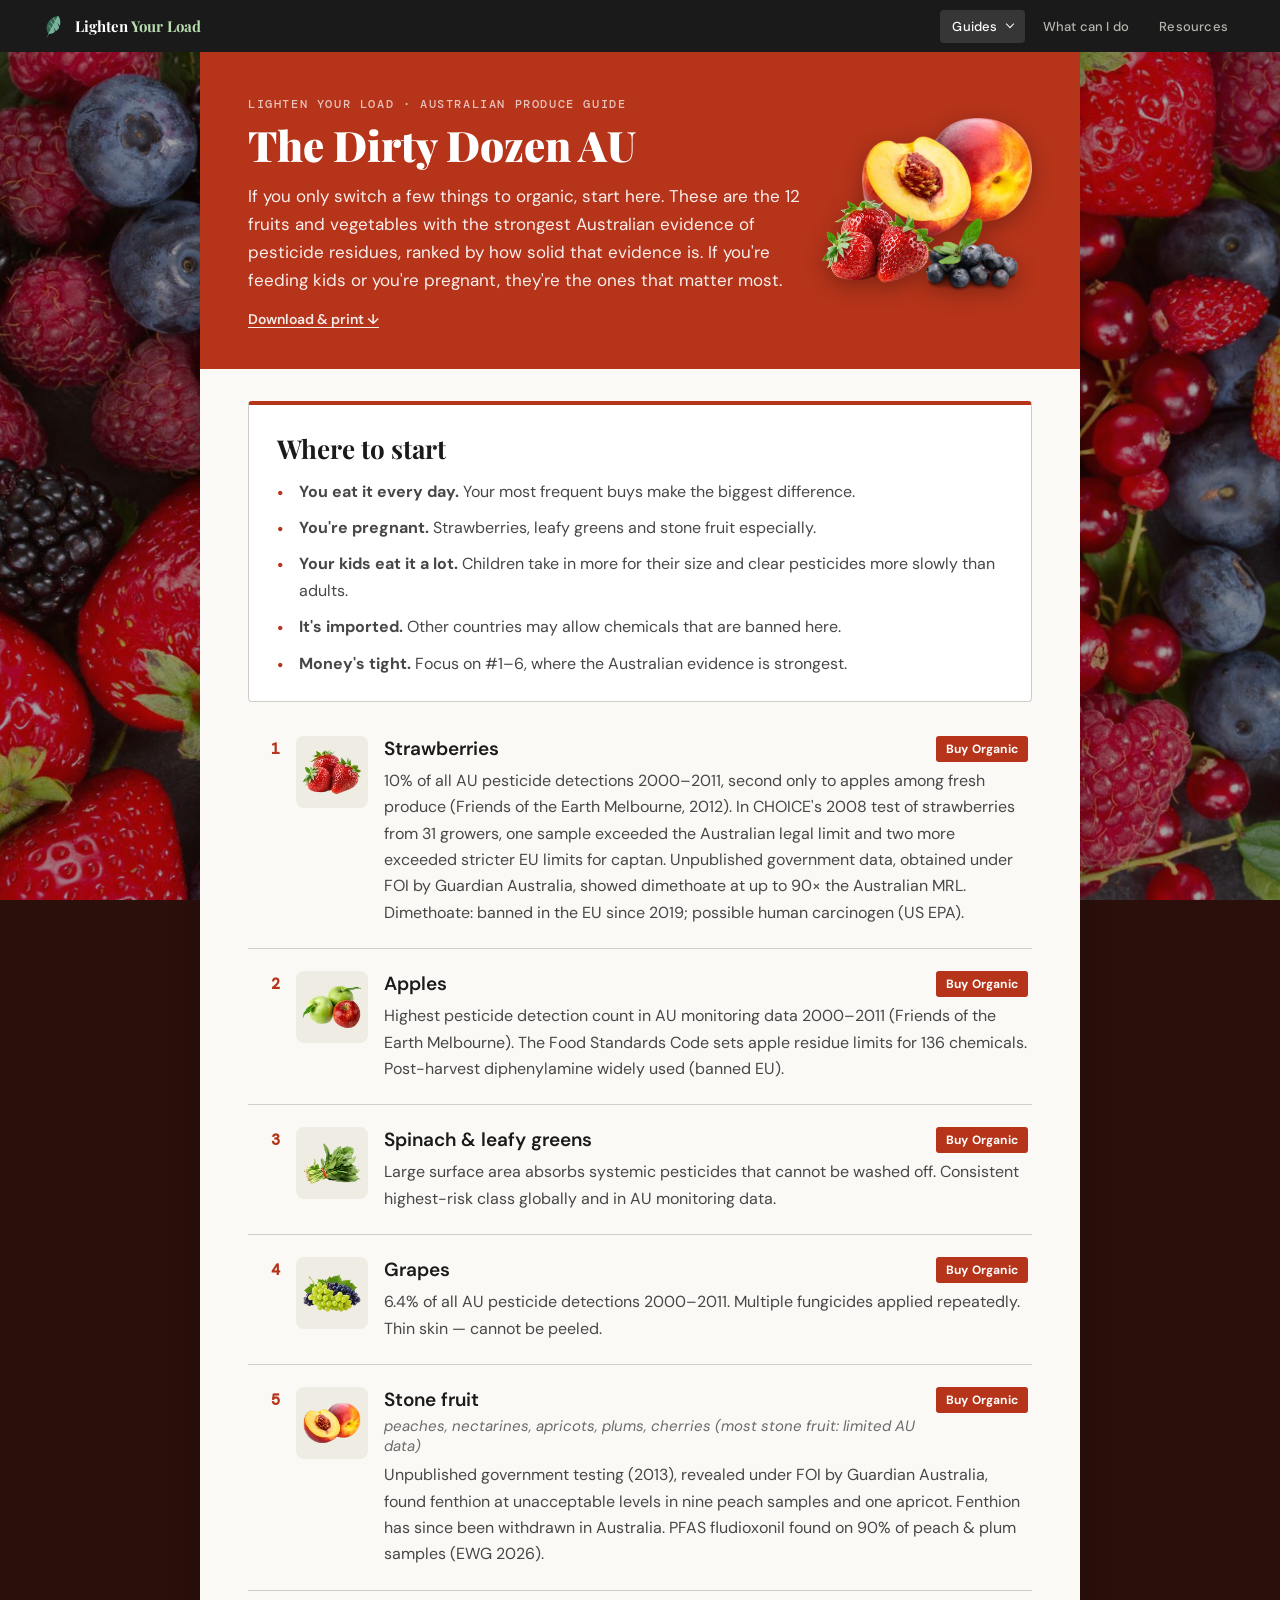
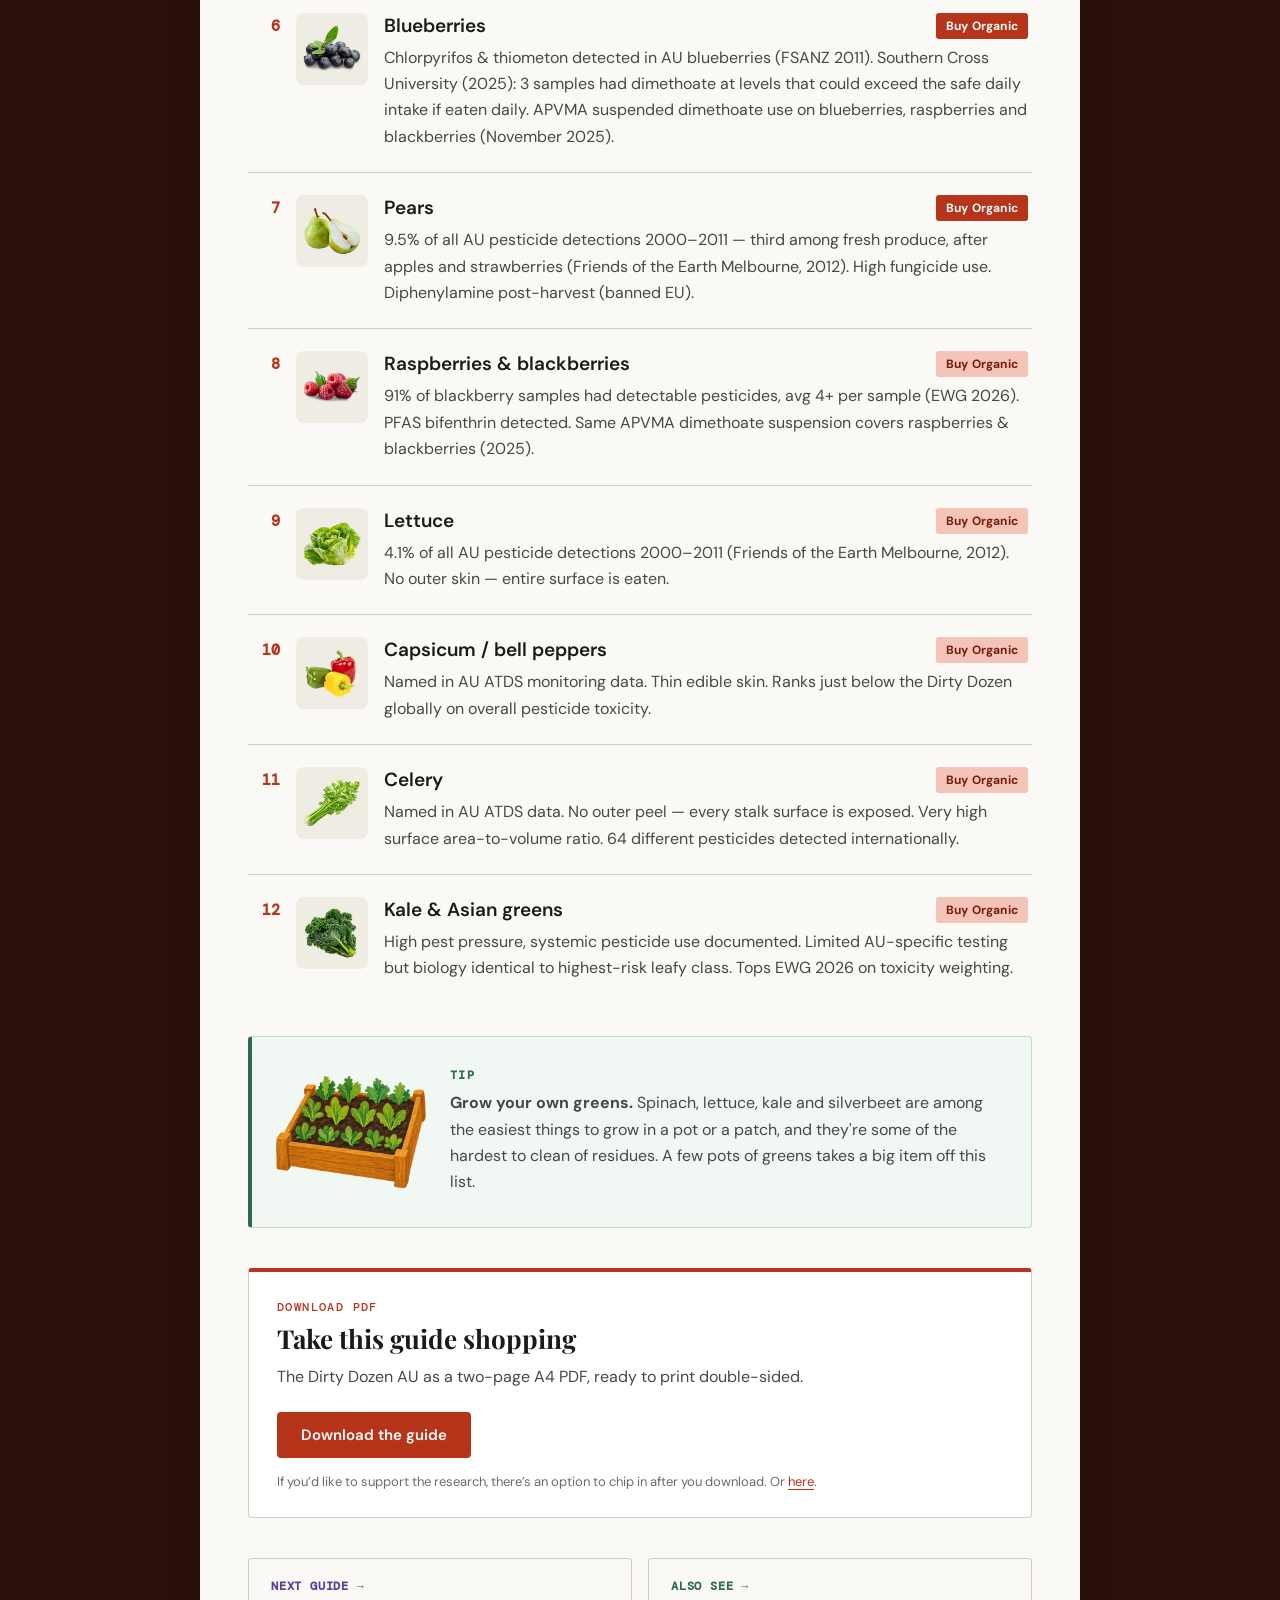
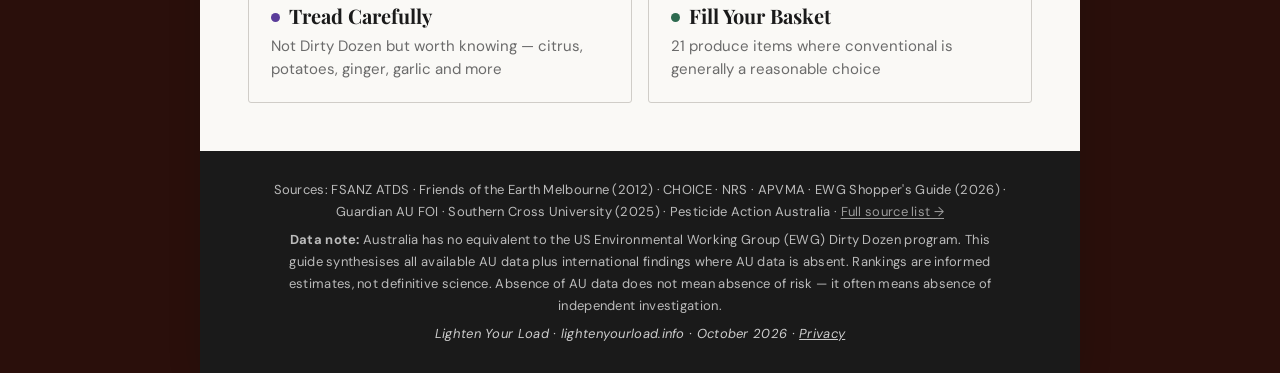
<file: dirty-dozen.html>
<!DOCTYPE html>
<html lang="en">
<head>
<meta charset="UTF-8">
<meta name="viewport" content="width=device-width, initial-scale=1.0">
<script src="analytics.js" async></script>
<title>The Dirty Dozen AU — Lighten Your Load</title>
<!-- Link previews (Facebook, LinkedIn, Bluesky, X, messaging apps) -->
<meta name="description" content="If you only switch a few things to organic, start here. These are the 12 fruits and vegetables with the strongest Australian evidence of pesticide residues, ranked by how solid that evidence is. If you&#x27;re feeding kids or you&#x27;re pregnant, they&#x27;re the ones that matter most.">
<link rel="canonical" href="https://lightenyourload.info/dirty-dozen.html">
<meta property="og:type" content="website">
<meta property="og:site_name" content="Lighten Your Load">
<meta property="og:title" content="The Dirty Dozen AU — Lighten Your Load">
<meta property="og:description" content="If you only switch a few things to organic, start here. These are the 12 fruits and vegetables with the strongest Australian evidence of pesticide residues, ranked by how solid that evidence is. If you&#x27;re feeding kids or you&#x27;re pregnant, they&#x27;re the ones that matter most.">
<meta property="og:url" content="https://lightenyourload.info/dirty-dozen.html">
<meta property="og:image" content="https://lightenyourload.info/og-dirty-dozen.jpg">
<meta property="og:image:width" content="1200">
<meta property="og:image:height" content="630">
<meta property="og:locale" content="en_AU">
<meta name="twitter:card" content="summary_large_image">
<link href="https://fonts.googleapis.com/css2?family=Playfair+Display:wght@700;900&family=DM+Sans:wght@300;400;500;600&family=DM+Mono:wght@400;500&display=swap" rel="stylesheet">
<style>
*,*::before,*::after{box-sizing:border-box;margin:0;padding:0}
:root{
  --dirty:#b5341a;--dirty-mid:#f4c4b8;--dirty-lt:#fdf1ee;
  --tread:#5a3d9a;--tread-mid:#c4b4e8;
  --clean:#2d6a4f;--clean-mid:#b7dfc9;
  --gold:#b8ddb0;
  --ink:#1a1a1a;--muted:#6b6b6b;--rule:#d0cdc8;--bg:#faf9f6;
}
@media print{body{background:white!important}}
body{font-family:'DM Sans',sans-serif;background:#d4e8d0;padding:0;margin:0}

/* ── SITE NAV ── */
.site-nav{background:var(--ink);padding:0 40px;display:flex;align-items:center;justify-content:space-between;height:52px;position:sticky;top:0;z-index:100}
.site-nav .logo{font-family:'Playfair Display',serif;font-size:15px;font-weight:700;color:white;text-decoration:none}
.site-nav .logo span{color:var(--gold)}
.nav-links{display:flex;gap:4px;list-style:none}
.nav-links a{font-size:12px;font-weight:500;color:#888;text-decoration:none;padding:6px 12px;border-radius:3px;transition:all .2s}
.nav-links a:hover{color:white;background:rgba(255,255,255,.08)}
.nav-links a.active{color:white;background:rgba(255,255,255,.12)}
.nav-links a.active-dirty{color:#f4c4b8;background:rgba(181,52,26,.25)}
.nav-links a.active-tread{color:#c4b4e8;background:rgba(90,61,154,.25)}
.nav-links a.active-clean{color:#b7dfc9;background:rgba(45,106,79,.25)}

/* ── PAGE WRAPPER ── */
.page{background:var(--bg);max-width:860px;margin:0 auto;box-shadow:0 4px 32px rgba(0,0,0,.14)}

/* ── PAGE HEADER ── */
.page-header{background:var(--dirty);color:white;padding:32px 40px 28px}
.page-header .kicker{font-family:'DM Mono',monospace;font-size:11px;font-weight:500;letter-spacing:1.6px;text-transform:uppercase;color:rgba(255,255,255,.6);margin-bottom:10px}
.page-header h1{font-family:'Playfair Display',serif;font-size:32px;font-weight:900;line-height:1.1;margin-bottom:8px}
.page-header .desc{font-size:13px;font-weight:300;color:rgba(255,255,255,.75);line-height:1.6;max-width:540px}

/* ── CAVEAT ── */
.caveat{margin:16px 40px 0;padding:10px 14px;border:1px solid var(--rule);border-left:3px solid #c9a84c;font-size:11px;color:#5a4a2a;line-height:1.5}
.caveat strong{color:#8a6520}

/* ── LIST ── */
.list-section{padding:20px 40px 0}

.produce-list{list-style:none;display:flex;flex-direction:column;gap:0}
.produce-item{display:grid;grid-template-columns:24px 1fr auto;align-items:baseline;gap:6px;padding:8px 10px;border-radius:3px;border-bottom:1px solid var(--rule)}
.produce-item:last-child{border-bottom:none}
.produce-item:hover{background:rgba(0,0,0,.02)}
.num{font-size:11px;font-weight:700;color:var(--dirty);text-align:right;line-height:1.6;font-family:'DM Mono',monospace}
.name{font-size:14px;font-weight:600;color:var(--ink);line-height:1.35}
.name .sub-items{font-size:13px;font-weight:400;color:var(--muted);display:block;margin-top:1px;font-style:italic}
.name .sub-items .inline{display:inline;font-size:13px;font-style:italic;color:var(--muted)}
.badge{font-size:11px;font-weight:700;letter-spacing:.2px;padding:2px 7px;border-radius:2px;white-space:nowrap;line-height:1.5}
.badge-high{background:var(--dirty);color:white}
.badge-yes{background:var(--dirty-mid);color:#7a1a08}
.note{font-size:13px;color:var(--muted);grid-column:2/-1;margin-top:2px;line-height:1.4}

/* ── INFO BOX ── */
.info-box{margin:16px 40px 0;border:1px solid var(--rule);border-left:3px solid var(--dirty);padding:12px 14px}
.info-box h4{font-size:12px;font-weight:700;letter-spacing:.8px;text-transform:uppercase;color:var(--dirty);margin-bottom:8px;font-family:'DM Mono',monospace}
.info-box ul{list-style:none;display:flex;flex-direction:column;gap:5px}
.info-box li{font-size:12px;color:var(--ink);line-height:1.5;padding-left:14px;position:relative}
.info-box li::before{content:'→';position:absolute;left:0;color:var(--muted);font-size:10px;top:1px}
.info-box.tip{border-left-color:var(--clean)}
.info-box.tip h4{color:var(--clean)}
.info-box.tip{display:flex;gap:18px;align-items:center}
.tip-img{width:120px;height:120px;object-fit:contain;flex-shrink:0;display:block}
.footer-note{max-width:720px}
@media print{.footer-note{display:none}}
.tip-body{flex:1;min-width:0}
.info-box p{font-size:12px;color:var(--ink);line-height:1.5}

/* ── ALSO WATCH ── */
.also-watch{margin:16px 40px 0;padding:10px 14px;background:#f5f0e8;border-radius:3px;font-size:11.5px;color:var(--ink);line-height:1.6}
.also-watch strong{color:#7a5a20;font-size:10px;font-weight:700;letter-spacing:.6px;text-transform:uppercase;font-family:'DM Mono',monospace;margin-right:6px}

/* ── GUIDE NAV ── */
.guide-nav{margin:20px 40px 0;display:grid;grid-template-columns:1fr 1fr;gap:10px}
.guide-nav-card{display:block;padding:14px 16px;border:1px solid var(--rule);border-radius:3px;text-decoration:none;transition:all .2s}
.guide-nav-card:hover{box-shadow:0 2px 12px rgba(0,0,0,.08);transform:translateY(-1px)}
.guide-nav-card .card-kicker{font-size:11px;font-weight:700;letter-spacing:.8px;text-transform:uppercase;font-family:'DM Mono',monospace;margin-bottom:4px}
.guide-nav-card h3{font-family:'Playfair Display',serif;font-size:14px;font-weight:700;color:var(--ink);margin-bottom:3px}
.guide-nav-card p{font-size:13px;color:var(--muted);line-height:1.4}
.card-tread .card-kicker{color:var(--tread)}
.card-clean .card-kicker{color:var(--clean)}

/* ── FOOTER ── */
.page-footer{background:var(--ink);color:#bbb;padding:18px 40px;display:flex;flex-direction:column;align-items:center;text-align:center;font-size:11px;letter-spacing:.3px;margin-top:20px;gap:6px}
.page-footer span:last-child{color:#ccc;font-style:italic}

/* ════ READABILITY LAYER (Oct 2026) — overrides the compact print-style rules above ════ */
.page{max-width:880px}
.page-header{padding:44px 48px 40px}
.page-header .kicker{font-size:12px;color:rgba(255,255,255,.7)}
.page-header h1{font-size:42px;margin-bottom:14px}
.page-header .desc{font-size:17px;font-weight:400;color:rgba(255,255,255,.92);line-height:1.65;max-width:620px}
.caveat{margin:28px 48px 0;padding:16px 20px;font-size:14.5px;line-height:1.65}
.list-section{padding:12px 48px 0}
.produce-item{grid-template-columns:28px 72px minmax(0,1fr) auto;align-items:start;column-gap:16px;row-gap:4px;padding:22px 4px;border-radius:0}
.produce-item:hover{background:transparent}
.num{grid-row:1;font-size:15px;line-height:1.5;padding-top:2px}
.icon{grid-column:2;grid-row:1 / span 2;width:72px;height:72px;border-radius:8px;background:#efece4;display:flex;align-items:center;justify-content:center;font-size:30px;line-height:1;object-fit:contain;padding:3px}
.name{grid-column:3;font-size:19px;font-weight:600;line-height:1.35}
.name .sub-items,.name .sub-items .inline{font-size:15px;margin-top:3px}
.badge{grid-column:4;grid-row:1;font-size:12px;padding:4px 10px;border-radius:3px}
.note{grid-column:3 / -1;font-size:16px;color:#474747;line-height:1.65;margin-top:2px;max-width:62ch}
.info-box{margin:32px 48px 0;padding:22px 24px}
.info-box h4{font-size:13px;margin-bottom:14px}
.info-box ul{gap:10px}
.info-box li{font-size:16px;line-height:1.6;padding-left:22px}
.info-box p{font-size:16px;line-height:1.6}
.info-box li::before{font-size:13px;top:3px}
.also-watch{margin:24px 48px 0;padding:16px 20px;font-size:15px;line-height:1.65}
.guide-nav{margin:40px 48px 0;gap:16px}
.guide-nav-card{padding:20px 22px}
.guide-nav-card .card-kicker{font-size:11.5px;margin-bottom:8px}
.guide-nav-card h3{font-size:20px;margin-bottom:6px}
.guide-nav-card p{font-size:15px;line-height:1.55}
.page-footer{padding:28px 48px;font-size:13px;line-height:1.7;margin-top:48px}
.nav-links a{font-size:13px}

@media (max-width:640px){
  .site-nav{padding:0 12px}
  .site-nav .logo{display:none}
  .nav-links{width:100%;overflow-x:auto;-webkit-overflow-scrolling:touch}
  .nav-links a{white-space:nowrap;padding:6px 10px;font-size:12px}
  .page-header{padding:32px 20px 28px}
  .page-header h1{font-size:32px}
  .page-header .desc{font-size:16px}
  .caveat,.info-box,.also-watch{margin-left:16px;margin-right:16px}
  .list-section{padding:4px 16px 0}
  .produce-item{grid-template-columns:22px 60px minmax(0,1fr);column-gap:12px;row-gap:6px;padding:20px 0}
  .icon{width:60px;height:60px;font-size:30px}
  .name{font-size:18px}
  .badge{grid-column:3;grid-row:2;justify-self:start}
  .note{grid-column:3;font-size:15.5px}
  .guide-nav{grid-template-columns:1fr;margin:32px 16px 0}
  .page-footer{padding:24px 20px}
}



/* ════ BANNER ART (desktop only): produce cut-outs in the colour block ════ */
.banner-art{display:none}
@media screen and (min-width:900px){
  .page-header{position:relative;overflow:hidden}
  .page-header .desc{max-width:560px}
  .banner-art{display:block;position:absolute;right:28px;top:50%;transform:translateY(-50%);width:250px;height:230px;pointer-events:none}
  .banner-art img{position:absolute;height:auto;filter:drop-shadow(0 6px 10px rgba(0,0,0,.28))}
  .banner-art .a1{width:112px;right:118px;top:104px;z-index:3}
  .banner-art .a2{width:92px;right:34px;top:122px;z-index:2}
  .banner-art .a3{width:170px;right:20px;top:22px;z-index:1}
}

/* ════ PAGE BACKGROUND PHOTO (screen only). Swap the file to change it. ════ */
@media screen {
  body { background: #2a0f0b; }
  body::before {
    content: ''; position: fixed; inset: 0; z-index: -1;
    background:
      linear-gradient(rgba(20,10,8,.38), rgba(20,10,8,.38)),
      url('bg-dirty-dozen.jpg') center / cover no-repeat;
  }
  .page { position: relative; }
}

/* ════ PRINT / PDF ════ */
@page { size: A4; margin: 14mm 13mm 16mm; }
@media print {
  *{-webkit-print-color-adjust:exact;print-color-adjust:exact}
  body{background:white!important}
  .site-nav,.guide-nav,.dl,noscript{display:none!important}
  .page{max-width:none;box-shadow:none;background:white}
  .page-header{padding:22px 24px 20px;border-radius:4px}
  .page-header h1{font-size:30px;margin-bottom:8px}
  .page-header .desc{font-size:12.5px;max-width:none}
  .caveat{margin:14px 0 0;padding:10px 14px;font-size:10.5px}
  .list-section{padding:6px 0 0}
  .produce-item{grid-template-columns:22px 52px minmax(0,1fr) auto;column-gap:12px;padding:10px 0;break-inside:avoid}
  .num{font-size:11px}
  .icon{width:52px;height:52px;font-size:28px;border-radius:6px}
  .name{font-size:13.5px}
  .name .sub-items,.name .sub-items .inline{font-size:11px}
  .badge{font-size:9.5px;padding:2px 7px}
  .note{font-size:11.5px;line-height:1.55;max-width:none;color:#3d3d3d}
  .info-box,.also-watch{margin:16px 0 0;padding:12px 16px;break-inside:avoid}
  .info-box h4{font-size:10px;margin-bottom:8px}
  .info-box li{font-size:11.5px}
  .info-box p{font-size:11.5px}
  .tip-img{width:80px;height:80px}
  .page-footer{background:none;color:#555;border-top:1px solid #d0cdc8;margin-top:18px;padding:12px 0 0;font-size:9.5px}
  .page-footer span:last-child{color:#555}
  .page-footer a{color:inherit}
}

/* Guide actions box: styled like the Download & print card, and placed at the top of the guide (screen only) */
@media screen {
  .info-box{margin:32px 48px 0;padding:28px 28px 24px;background:#fff;border:1px solid var(--rule);border-top:4px solid var(--accent);border-radius:4px}
  .info-box h4{font-family:'Playfair Display',serif;font-size:26px;font-weight:700;letter-spacing:0;text-transform:none;color:#1a1a1a;line-height:1.2;margin-bottom:14px;display:flex;align-items:center;gap:10px}
  .info-box ul{gap:10px}
  .info-box li{font-size:16px;line-height:1.65;color:#474747}
  .info-box p{font-size:16px;line-height:1.65;color:#474747}
  /* Tip callout: softer than the actions card */
  .info-box.tip{background:#f1f8f4;border:1px solid var(--clean-mid);border-left:4px solid var(--clean);padding:20px 24px}
  .info-box.tip{gap:24px}
  .tip-img{width:150px;height:150px}
  .info-box.tip h4{font-family:'DM Mono',monospace;font-size:12px;letter-spacing:.12em;text-transform:uppercase;color:var(--clean);margin-bottom:8px}
}
@media screen and (max-width:640px){
  .info-box{margin:24px 16px 0;padding:22px 18px 20px}
  .info-box.tip{flex-direction:column;align-items:stretch;gap:14px;padding:16px}
  .tip-img{display:none}
  .info-box h4{font-size:22px}
}
@media screen and (max-width:640px){.kicker-sep{display:none}.kicker-part{display:block;margin-top:2px}}

.info-box li::before{content:"•";font-size:18px;line-height:1;top:5px;color:var(--accent,var(--muted))}
</style>
<link rel="stylesheet" href="download.css">
<link rel="stylesheet" href="dots.css">
<link rel="stylesheet" href="mobile-nav.css">
<link rel="icon" href="favicon.svg" type="image/svg+xml">
<link rel="icon" href="favicon-32.png" sizes="32x32" type="image/png">
<link rel="apple-touch-icon" href="apple-touch-icon.png">
<link rel="stylesheet" href="nav.css">
</head>
<body>

<!-- SITE NAV -->
<nav class="site-nav lyl-nav" aria-label="Main">
  <a href="index.html" class="logo nav-logo lyl-brand"><img src="lyl-mark.svg" alt="" width="26" height="26"><span class="lyl-word">Lighten <span>Your Load</span></span></a>
  <ul class="nav-links">
    <li class="has-sub is-current"><a href="index.html#guides">Guides</a>
      <ul class="nav-sub">
        <li><a href="dirty-dozen.html" aria-current="page"><span class="gdot gdot-dirty" aria-hidden="true"></span>The Dirty Dozen AU</a></li>
        <li><a href="tread-carefully.html"><span class="gdot gdot-tread" aria-hidden="true"></span>Tread Carefully</a></li>
        <li><a href="fill-your-basket.html"><span class="gdot gdot-clean" aria-hidden="true"></span>Fill Your Basket</a></li>
      </ul>
    </li>
    <li><a href="what-can-i-do.html">What can I do</a></li>
    <li><a href="resources.html">Resources</a></li>
  </ul>
</nav>

<div class="page">

  <div class="page-header">
    <div class="kicker">Lighten Your Load<span class="kicker-sep"> · </span><span class="kicker-part">Australian Produce Guide</span></div>
    <h1>The Dirty Dozen AU</h1>
    <p class="desc">If you only switch a few things to organic, start here. These are the 12 fruits and vegetables with the strongest Australian evidence of pesticide residues, ranked by how solid that evidence is. If you're feeding kids or you're pregnant, they're the ones that matter most.</p>
    <a class="dl-jump" href="#download">Download &amp; print ↓</a>
    <div class="banner-art" aria-hidden="true"><img class="a1" src="icons/lg/strawberries.webp" alt=""><img class="a2" src="icons/lg/blueberries.webp" alt=""><img class="a3" src="icons/lg/stone-fruit.webp" alt=""></div>
  </div>

  <div class="info-box" style="--accent:var(--dirty)">
    <h4>Where to start</h4>
    <ul>
      <li><strong>You eat it every day.</strong> Your most frequent buys make the biggest difference.</li>
      <li><strong>You're pregnant.</strong> Strawberries, leafy greens and stone fruit especially.</li>
      <li><strong>Your kids eat it a lot.</strong> Children take in more for their size and clear pesticides more slowly than adults.</li>
      <li><strong>It's imported.</strong> Other countries may allow chemicals that are banned here.</li>
      <li><strong>Money's tight.</strong> Focus on #1–6, where the Australian evidence is strongest.</li>
    </ul>
  </div>


  <div class="list-section">
    <!-- ICONS: transparent 128×128 WebP photos in /icons (masters: 1000×1000 PNG in Canva "LYL produce icons"). -->
    <ul class="produce-list">
      <li class="produce-item">
        <span class="num">1</span>
        <img class="icon" src="icons/strawberries.webp" alt="" width="56" height="56" loading="lazy">
        <span class="name">Strawberries</span>
        <span class="badge badge-high">Buy Organic</span>
        <span class="note">10% of all AU pesticide detections 2000–2011, second only to apples among fresh produce (Friends of the Earth Melbourne, 2012). In CHOICE's 2008 test of strawberries from 31 growers, one sample exceeded the Australian legal limit and two more exceeded stricter EU limits for captan. Unpublished government data, obtained under FOI by Guardian Australia, showed dimethoate at up to 90× the Australian MRL. Dimethoate: banned in the EU since 2019; possible human carcinogen (US EPA).</span>
      </li>
      <li class="produce-item">
        <span class="num">2</span>
        <img class="icon" src="icons/apples.webp" alt="" width="56" height="56" loading="lazy">
        <span class="name">Apples</span>
        <span class="badge badge-high">Buy Organic</span>
        <span class="note">Highest pesticide detection count in AU monitoring data 2000–2011 (Friends of the Earth Melbourne). The Food Standards Code sets apple residue limits for 136 chemicals. Post-harvest diphenylamine widely used (banned EU).</span>
      </li>
      <li class="produce-item">
        <span class="num">3</span>
        <img class="icon" src="icons/spinach-leafy-greens.webp" alt="" width="56" height="56" loading="lazy">
        <span class="name">Spinach &amp; leafy greens</span>
        <span class="badge badge-high">Buy Organic</span>
        <span class="note">Large surface area absorbs systemic pesticides that cannot be washed off. Consistent highest-risk class globally and in AU monitoring data.</span>
      </li>
      <li class="produce-item">
        <span class="num">4</span>
        <img class="icon" src="icons/grapes.webp" alt="" width="56" height="56" loading="lazy">
        <span class="name">Grapes</span>
        <span class="badge badge-high">Buy Organic</span>
        <span class="note">6.4% of all AU pesticide detections 2000–2011. Multiple fungicides applied repeatedly. Thin skin — cannot be peeled.</span>
      </li>
      <li class="produce-item">
        <span class="num">5</span>
        <img class="icon" src="icons/stone-fruit.webp" alt="" width="56" height="56" loading="lazy">
        <span class="name">Stone fruit
          <span class="sub-items">peaches, nectarines, apricots, plums, cherries <span class="inline">(most stone fruit: limited AU data)</span></span>
        </span>
        <span class="badge badge-high">Buy Organic</span>
        <span class="note">Unpublished government testing (2013), revealed under FOI by Guardian Australia, found fenthion at unacceptable levels in nine peach samples and one apricot. Fenthion has since been withdrawn in Australia. PFAS fludioxonil found on 90% of peach &amp; plum samples (EWG 2026).</span>
      </li>
      <li class="produce-item">
        <span class="num">6</span>
        <img class="icon" src="icons/blueberries.webp" alt="" width="56" height="56" loading="lazy">
        <span class="name">Blueberries</span>
        <span class="badge badge-high">Buy Organic</span>
        <span class="note">Chlorpyrifos &amp; thiometon detected in AU blueberries (FSANZ 2011). Southern Cross University (2025): 3 samples had dimethoate at levels that could exceed the safe daily intake if eaten daily. APVMA suspended dimethoate use on blueberries, raspberries and blackberries (November 2025).</span>
      </li>
      <li class="produce-item">
        <span class="num">7</span>
        <img class="icon" src="icons/pears.webp" alt="" width="56" height="56" loading="lazy">
        <span class="name">Pears</span>
        <span class="badge badge-high">Buy Organic</span>
        <span class="note">9.5% of all AU pesticide detections 2000–2011 — third among fresh produce, after apples and strawberries (Friends of the Earth Melbourne, 2012). High fungicide use. Diphenylamine post-harvest (banned EU).</span>
      </li>
      <li class="produce-item">
        <span class="num">8</span>
        <img class="icon" src="icons/raspberries-blackberries.webp" alt="" width="56" height="56" loading="lazy">
        <span class="name">Raspberries &amp; blackberries</span>
        <span class="badge badge-yes">Buy Organic</span>
        <span class="note">91% of blackberry samples had detectable pesticides, avg 4+ per sample (EWG 2026). PFAS bifenthrin detected. Same APVMA dimethoate suspension covers raspberries &amp; blackberries (2025).</span>
      </li>
      <li class="produce-item">
        <span class="num">9</span>
        <img class="icon" src="icons/lettuce.webp" alt="" width="56" height="56" loading="lazy">
        <span class="name">Lettuce</span>
        <span class="badge badge-yes">Buy Organic</span>
        <span class="note">4.1% of all AU pesticide detections 2000–2011 (Friends of the Earth Melbourne, 2012). No outer skin — entire surface is eaten.</span>
      </li>
      <li class="produce-item">
        <span class="num">10</span>
        <img class="icon" src="icons/capsicum.webp" alt="" width="56" height="56" loading="lazy">
        <span class="name">Capsicum / bell peppers</span>
        <span class="badge badge-yes">Buy Organic</span>
        <span class="note">Named in AU ATDS monitoring data. Thin edible skin. Ranks just below the Dirty Dozen globally on overall pesticide toxicity.</span>
      </li>
      <li class="produce-item">
        <span class="num">11</span>
        <img class="icon" src="icons/celery.webp" alt="" width="56" height="56" loading="lazy">
        <span class="name">Celery</span>
        <span class="badge badge-yes">Buy Organic</span>
        <span class="note">Named in AU ATDS data. No outer peel — every stalk surface is exposed. Very high surface area-to-volume ratio. 64 different pesticides detected internationally.</span>
      </li>
      <li class="produce-item">
        <span class="num">12</span>
        <img class="icon" src="icons/kale-asian-greens.webp" alt="" width="56" height="56" loading="lazy">
        <span class="name">Kale &amp; Asian greens</span>
        <span class="badge badge-yes">Buy Organic</span>
        <span class="note">High pest pressure, systemic pesticide use documented. Limited AU-specific testing but biology identical to highest-risk leafy class. Tops EWG 2026 on toxicity weighting.</span>
      </li>
    </ul>
  </div>

  <div class="info-box tip">
    <img class="tip-img" src="tip-raised-bed.webp" alt="Illustration of leafy greens growing in a raised garden bed" width="480" height="480" loading="lazy">
    <div class="tip-body">
    <h4>Tip</h4>
    <p><strong>Grow your own greens.</strong> Spinach, lettuce, kale and silverbeet are among the easiest things to grow in a pot or a patch, and they're some of the hardest to clean of residues. A few pots of greens takes a big item off this list.</p>
    </div>
  </div>


  <!-- GUIDE DOWNLOAD: start -> email -> done, all inside this box (styles: download.css, behaviour: download.js) -->
  <section class="dl" id="download" style="--accent:var(--dirty)" data-file="LightenYourLoad-DirtyDozenAU-A4.pdf" data-guide="dirty-dozen" data-stripe="https://donate.stripe.com/bJe14p7XW8u0g5ggFU3sI01">

    <div class="dl-step dl-step--start">
      <div class="dl-kicker">Download PDF</div>
      <h2>Take this guide shopping</h2>
      <p class="dl-intro">The Dirty Dozen AU as a two-page A4 PDF, ready to print double-sided.</p>
      <div class="dl-actions">
        <button type="button" class="dl-btn dl-start-btn">Download the guide</button>
      </div>
      <p class="dl-small dl-support">If you’d like to support the research, there’s an option to chip in after you download. Or <a href="https://donate.stripe.com/bJe14p7XW8u0g5ggFU3sI01" target="_blank" rel="noopener">here</a>.</p>
      <noscript><p class="dl-small"><a href="LightenYourLoad-ProduceGuides-AU-Oct2026.pdf" download>Download the PDF</a></p></noscript>
    </div>

    <div class="dl-step dl-step--email" hidden>
      <div class="dl-kicker">Nearly there</div>
      <h2>Where should we send updates?</h2>
      <p class="dl-intro">Pop in your email and your download starts straight away. We’ll only write when new Australian data changes a guide or a new one launches - a few times a year, and you can unsubscribe any time.</p>
      <form class="dl-form" novalidate>
        <label class="dl-hp" aria-hidden="true">Leave blank <input class="dl-hp" type="text" tabindex="-1" autocomplete="off"></label>
        <div class="dl-fields">
          <div class="dl-field dl-field--email">
            <label class="dl-label" for="dl-email">Email</label>
            <input id="dl-email" type="email" name="email" required autocomplete="email" placeholder="you@example.com">
          </div>
          <div class="dl-field dl-field--pc">
            <label class="dl-label" for="dl-pc">Postcode <span class="dl-opt">(optional)</span></label>
            <input id="dl-pc" class="dl-postcode" type="text" inputmode="numeric" maxlength="4" pattern="[0-9]{4}" autocomplete="postal-code" placeholder="e.g. 2478">
          </div>
        </div>
        <fieldset class="dl-dd">
          <legend class="dl-label">Had you heard of the “Dirty Dozen” before? <span class="dl-opt">(optional)</span></legend>
          <div class="dl-radios">
            <label><input type="radio" name="dl-dd" value="Yes"> Yes</label>
            <label><input type="radio" name="dl-dd" value="No"> No</label>
            <label><input type="radio" name="dl-dd" value="Not sure"> Not sure</label>
            <label><input type="radio" name="dl-dd" value="Only the 1967 war film!"> Only the 1967 war film!</label>
          </div>
        </fieldset>
        <div class="dl-actions">
          <button type="submit" class="dl-btn">Get the guide</button>
          <button type="button" class="dl-back">Back</button>
        </div>
        <p class="dl-msg" aria-live="polite"></p>
        <p class="dl-small">We’ll never share your email. <a href="privacy.html">How we handle your details</a>.</p>
      </form>
    </div>

    <div class="dl-step dl-step--done" hidden>
      <div class="dl-kicker">Download PDF</div>
      <h2 class="dl-done-title" tabindex="-1">Guide downloaded!</h2>
      <p class="dl-intro">Please check your downloads folder. If you can’t see it, <a class="dl-file-link" href="LightenYourLoad-DirtyDozenAU-A4.pdf" download>download it again here</a>. We’ll be in touch when there’s something worth sharing.</p>
      <div class="dl-chip">
        <p>If you’d like to support the research, choose any amount below.</p>
        <div class="dl-pills">
          <a data-amount="5" target="_blank" rel="noopener">$5</a>
          <a data-amount="10" target="_blank" rel="noopener">$10</a>
          <a data-amount="20" target="_blank" rel="noopener">$20</a>
          <a data-amount="0" target="_blank" rel="noopener">Other amount</a>
        </div>
      </div>
    </div>

  </section>


  <!-- NAVIGATE TO OTHER GUIDES -->
  <div class="guide-nav">
    <a href="tread-carefully.html" class="guide-nav-card card-tread">
      <div class="card-kicker">Next guide →</div>
      <h3><span class="gdot gdot-tread" aria-hidden="true"></span>Tread Carefully</h3>
      <p>Not Dirty Dozen but worth knowing — citrus, potatoes, ginger, garlic and more</p>
    </a>
    <a href="fill-your-basket.html" class="guide-nav-card card-clean">
      <div class="card-kicker">Also see →</div>
      <h3><span class="gdot gdot-clean" aria-hidden="true"></span>Fill Your Basket</h3>
      <p>21 produce items where conventional is generally a reasonable choice</p>
    </a>
  </div>

  <div class="page-footer">
    <span>Sources: FSANZ ATDS · Friends of the Earth Melbourne (2012) · CHOICE · NRS · APVMA · EWG Shopper's Guide (2026) · Guardian AU FOI · Southern Cross University (2025) · Pesticide Action Australia · <a href="resources.html" style="color:inherit;text-decoration:underline;text-underline-offset:2px;opacity:.8">Full source list →</a></span>
    <span class="footer-note"><strong>Data note:</strong> Australia has no equivalent to the US Environmental Working Group (EWG) Dirty Dozen program. This guide synthesises all available AU data plus international findings where AU data is absent. Rankings are informed estimates, not definitive science. Absence of AU data does not mean absence of risk — it often means absence of independent investigation.</span>
    <span>Lighten Your Load · lightenyourload.info · October 2026 · <a href="privacy.html" style="color:inherit">Privacy</a></span>
  </div>

</div>
<script src="download.js"></script>
<script src="mobile-nav.js"></script>
</body>
</html>
</file>
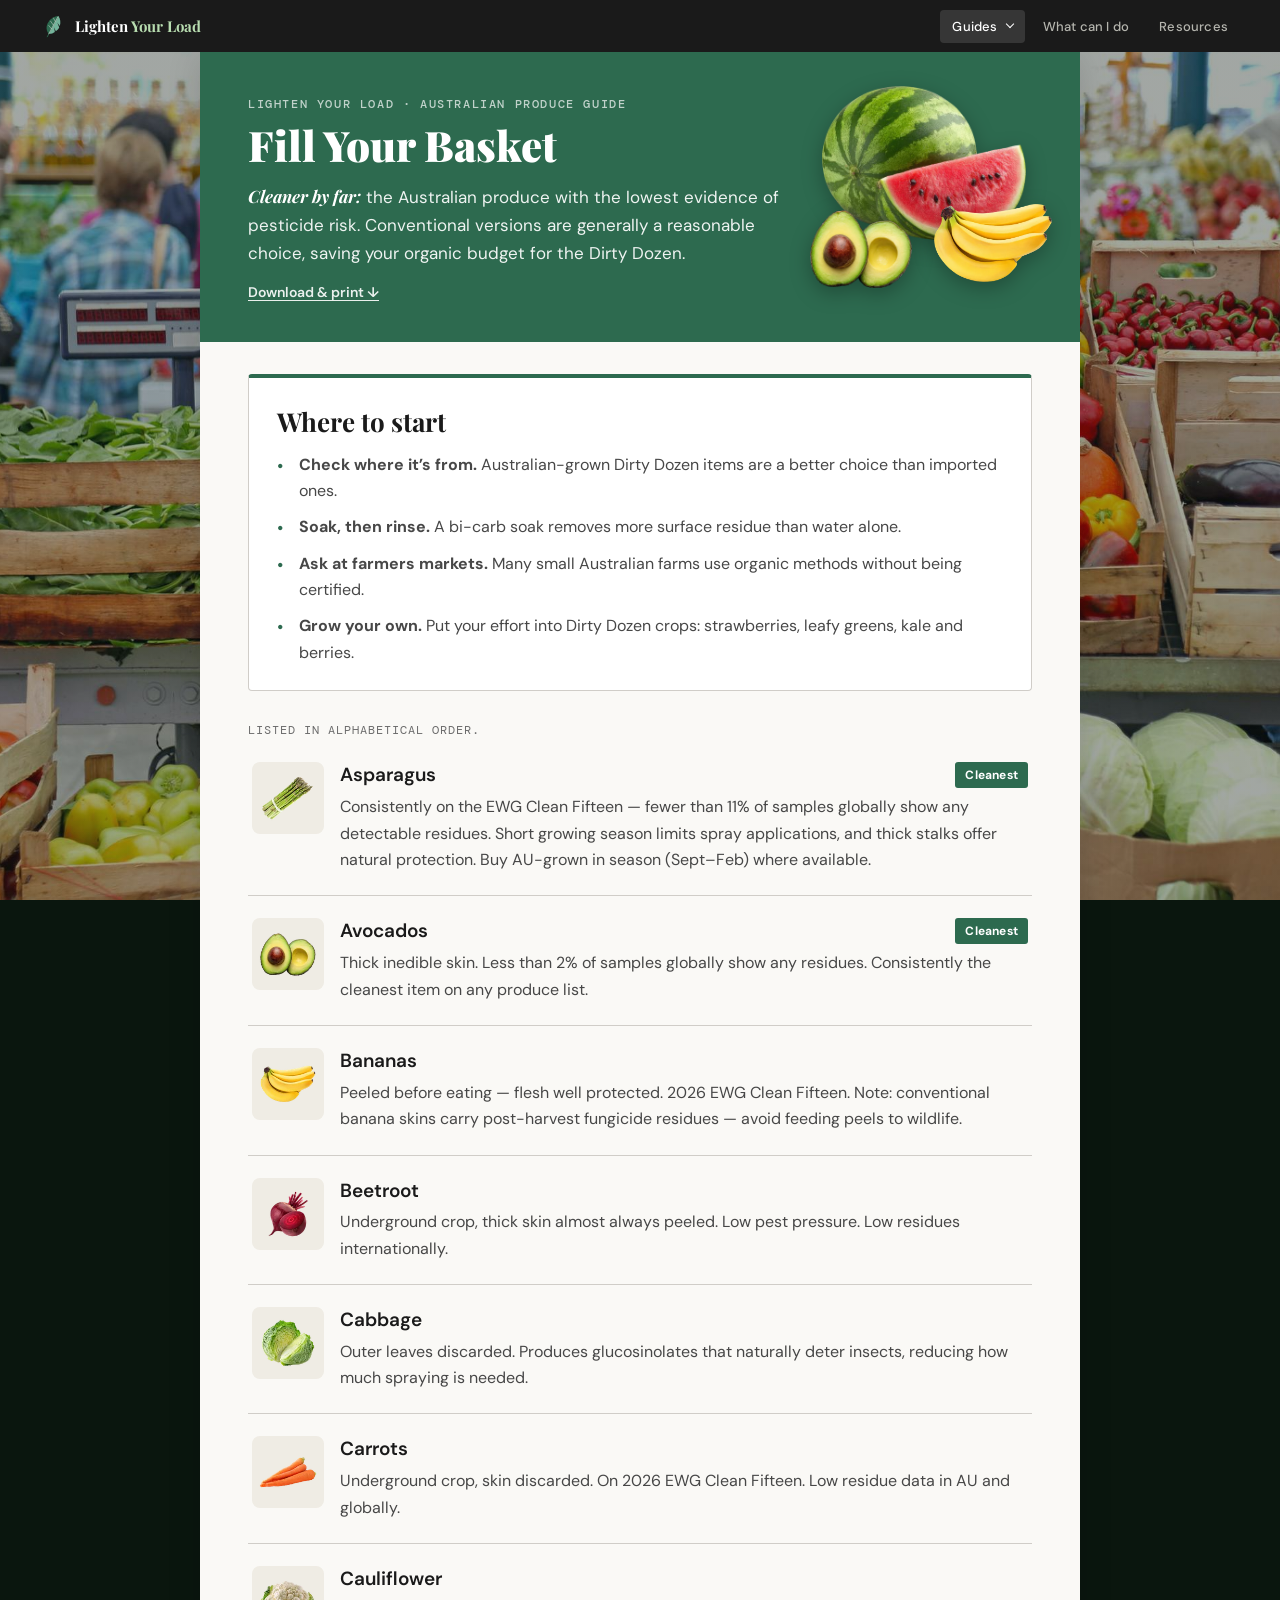
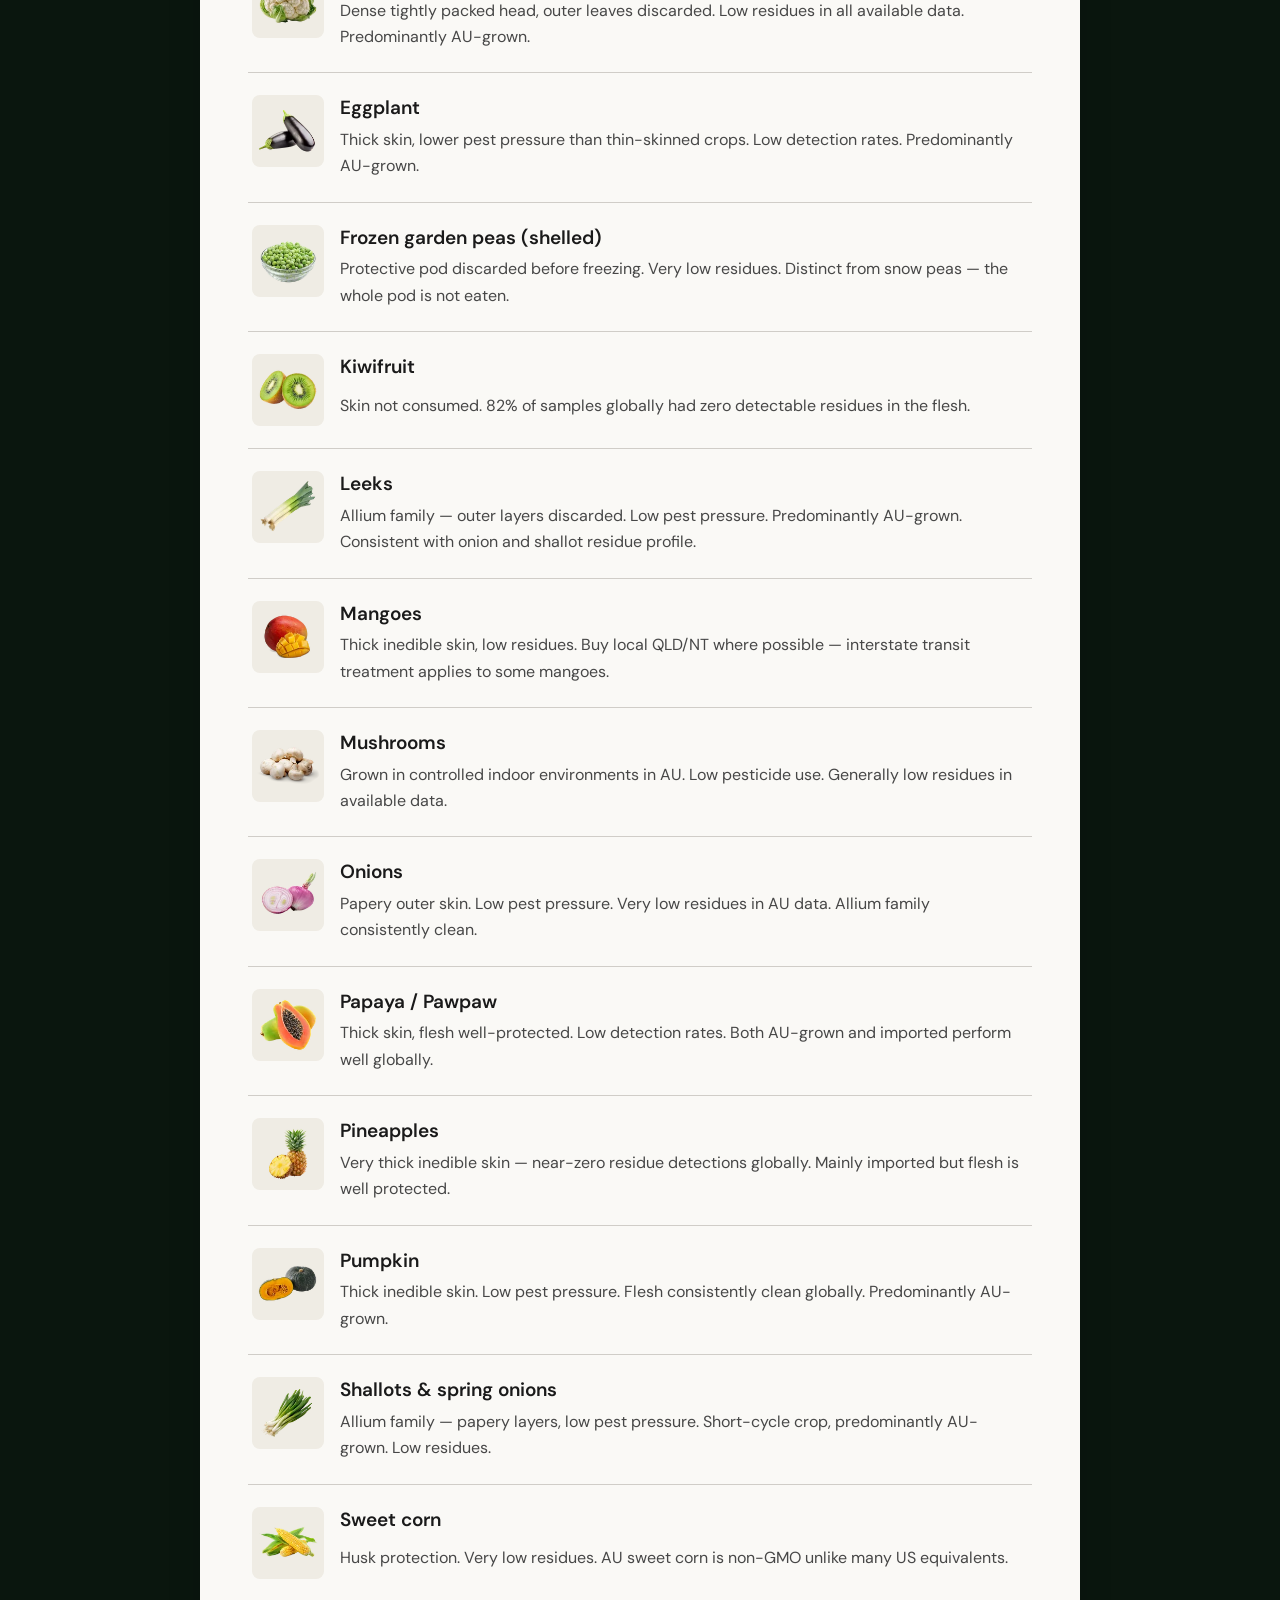
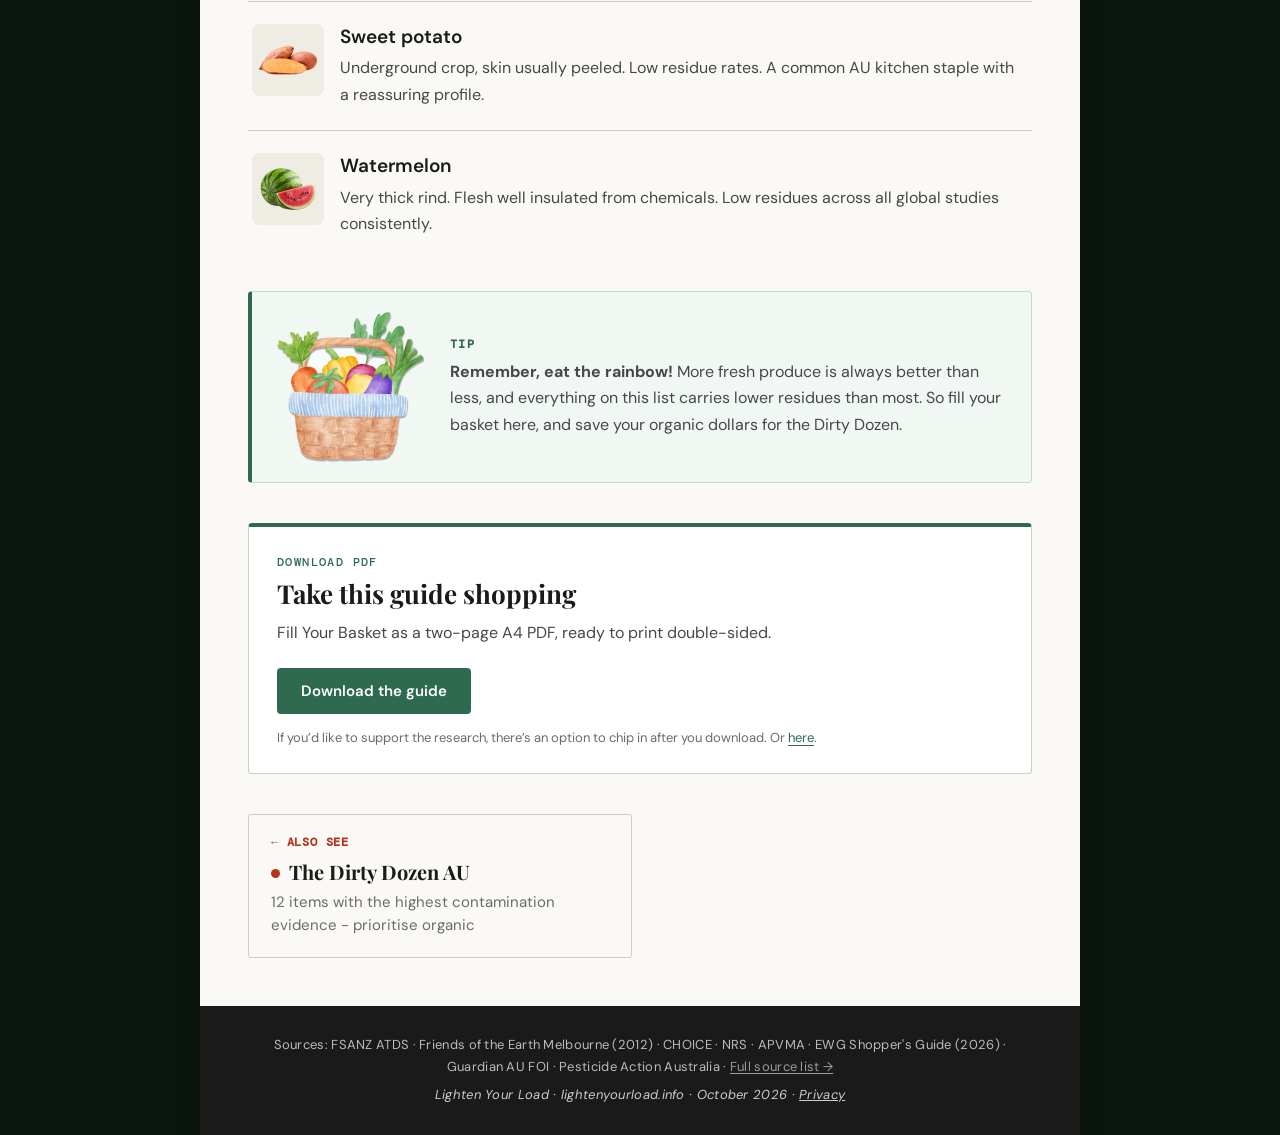
<file: fill-your-basket.html>
<!DOCTYPE html>
<html lang="en">
<head>
<meta charset="UTF-8">
<meta name="viewport" content="width=device-width, initial-scale=1.0">
<script src="analytics.js" async></script>
<title>Fill Your Basket — Lighten Your Load</title>
<!-- Link previews (Facebook, LinkedIn, Bluesky, X, messaging apps) -->
<meta name="description" content="Cleaner by far: the Australian produce with the lowest evidence of pesticide risk. Conventional versions are generally a reasonable choice, saving your organic budget for the Dirty Dozen.">
<link rel="canonical" href="https://lightenyourload.info/fill-your-basket.html">
<meta property="og:type" content="website">
<meta property="og:site_name" content="Lighten Your Load">
<meta property="og:title" content="Fill Your Basket — Lighten Your Load">
<meta property="og:description" content="Cleaner by far: the Australian produce with the lowest evidence of pesticide risk. Conventional versions are generally a reasonable choice, saving your organic budget for the Dirty Dozen.">
<meta property="og:url" content="https://lightenyourload.info/fill-your-basket.html">
<meta property="og:image" content="https://lightenyourload.info/og-fill-your-basket.jpg">
<meta property="og:image:width" content="1200">
<meta property="og:image:height" content="630">
<meta property="og:locale" content="en_AU">
<meta name="twitter:card" content="summary_large_image">
<link href="https://fonts.googleapis.com/css2?family=Playfair+Display:wght@700;900&family=DM+Sans:wght@300;400;500;600&family=DM+Mono:wght@400;500&display=swap" rel="stylesheet">
<style>
*,*::before,*::after{box-sizing:border-box;margin:0;padding:0}
:root{
  --dirty:#b5341a;--dirty-mid:#f4c4b8;
  --tread:#5a3d9a;--tread-mid:#c4b4e8;
  --clean:#2d6a4f;--clean-mid:#b7dfc9;--clean-lt:#eef7f2;
  --gold:#b8ddb0;
  --ink:#1a1a1a;--muted:#6b6b6b;--rule:#d0cdc8;--bg:#faf9f6;
}
@media print{body{background:white!important}}
body{font-family:'DM Sans',sans-serif;background:#d4e8d0;padding:0;margin:0}
.site-nav{background:var(--ink);padding:0 40px;display:flex;align-items:center;justify-content:space-between;height:52px;position:sticky;top:0;z-index:100}
.site-nav .logo{font-family:'Playfair Display',serif;font-size:15px;font-weight:700;color:white;text-decoration:none}
.site-nav .logo span{color:var(--gold)}
.nav-links{display:flex;gap:4px;list-style:none}
.nav-links a{font-size:12px;font-weight:500;color:#888;text-decoration:none;padding:6px 12px;border-radius:3px;transition:all .2s}
.nav-links a:hover{color:white;background:rgba(255,255,255,.08)}
.nav-links a.active-dirty{color:#f4c4b8;background:rgba(181,52,26,.25)}
.nav-links a.active-tread{color:#c4b4e8;background:rgba(90,61,154,.25)}
.nav-links a.active-clean{color:#b7dfc9;background:rgba(45,106,79,.25)}
.page{background:var(--bg);max-width:860px;margin:0 auto;box-shadow:0 4px 32px rgba(0,0,0,.14)}
.page-header{background:var(--clean);color:white;padding:32px 40px 28px}
.page-header .kicker{font-family:'DM Mono',monospace;font-size:11px;font-weight:500;letter-spacing:1.6px;text-transform:uppercase;color:rgba(255,255,255,.6);margin-bottom:10px}
.page-header h1{font-family:'Playfair Display',serif;font-size:32px;font-weight:900;line-height:1.1;margin-bottom:8px}
.page-header .desc{font-size:13px;font-weight:300;color:rgba(255,255,255,.75);line-height:1.6;max-width:540px}
.caveat{margin:16px 40px 0;padding:10px 14px;border:1px solid var(--rule);border-left:3px solid var(--clean);font-size:11px;color:#1a4a2a;line-height:1.5}
.caveat strong{color:var(--clean)}
.list-section{padding:20px 40px 0}
.produce-list{list-style:none;display:flex;flex-direction:column;gap:0}
.produce-item{display:grid;grid-template-columns:24px 1fr auto;align-items:baseline;gap:6px;padding:8px 10px;border-radius:3px;border-bottom:1px solid var(--rule)}
.produce-item:last-child{border-bottom:none}
.produce-item:hover{background:rgba(0,0,0,.02)}
.num{font-size:11px;font-weight:700;color:var(--clean);text-align:right;line-height:1.6;font-family:'DM Mono',monospace}
.name{font-size:14px;font-weight:600;color:var(--ink);line-height:1.35}
.badge{font-size:11px;font-weight:700;letter-spacing:.2px;padding:2px 7px;border-radius:2px;white-space:nowrap;line-height:1.5}
.badge-ok{background:var(--clean-mid);color:#1a4a30}
.badge-clean{background:var(--clean);color:white}
.note{font-size:13px;color:var(--muted);grid-column:2/-1;margin-top:2px;line-height:1.4}
.info-box{margin:16px 40px 0;border:1px solid var(--rule);border-left:3px solid var(--clean);padding:12px 14px}
.info-box h4{font-size:12px;font-weight:700;letter-spacing:.8px;text-transform:uppercase;color:var(--clean);margin-bottom:8px;font-family:'DM Mono',monospace}
.info-box ul{list-style:none;display:flex;flex-direction:column;gap:5px}
.info-box li{font-size:12px;color:var(--ink);line-height:1.5;padding-left:14px;position:relative}
.info-box li::before{content:'→';position:absolute;left:0;color:var(--muted);font-size:10px;top:1px}
.info-box.tip{border-left-color:#2d6a4f}
.info-box.tip h4{color:#2d6a4f}
.info-box.tip{display:flex;gap:18px;align-items:center}
.tip-img{width:120px;height:120px;object-fit:contain;flex-shrink:0;display:block}
.tip-body{flex:1;min-width:0}
.info-box p{font-size:12px;color:var(--ink);line-height:1.5}
.guide-nav{margin:20px 40px 0;display:grid;grid-template-columns:1fr 1fr;gap:10px}
.guide-nav-card{display:block;padding:14px 16px;border:1px solid var(--rule);border-radius:3px;text-decoration:none;transition:all .2s}
.guide-nav-card:hover{box-shadow:0 2px 12px rgba(0,0,0,.08);transform:translateY(-1px)}
.guide-nav-card .card-kicker{font-size:11px;font-weight:700;letter-spacing:.8px;text-transform:uppercase;font-family:'DM Mono',monospace;margin-bottom:4px}
.guide-nav-card h3{font-family:'Playfair Display',serif;font-size:14px;font-weight:700;color:var(--ink);margin-bottom:3px}
.guide-nav-card p{font-size:13px;color:var(--muted);line-height:1.4}
.card-dirty .card-kicker{color:var(--dirty)}
.card-tread .card-kicker{color:var(--tread)}
.card-pantry .card-kicker{color:#8a6520}
.page-footer{background:var(--ink);color:#bbb;padding:18px 40px;display:flex;flex-direction:column;align-items:center;text-align:center;font-size:11px;letter-spacing:.3px;margin-top:20px;gap:6px}
.page-footer span:last-child{color:#ccc;font-style:italic}

/* ════ READABILITY LAYER (Oct 2026) — overrides the compact print-style rules above ════ */
.page{max-width:880px}
.page-header{padding:44px 48px 40px}
.page-header .kicker{font-size:12px;color:rgba(255,255,255,.7)}
.page-header h1{font-size:42px;margin-bottom:14px}
.page-header .desc{font-size:17px;font-weight:400;color:rgba(255,255,255,.92);line-height:1.65;max-width:620px}
.caveat{margin:28px 48px 0;padding:16px 20px;font-size:14.5px;line-height:1.65}
.list-section{padding:12px 48px 0}
.produce-item{grid-template-columns:28px 72px minmax(0,1fr) auto;align-items:start;column-gap:16px;row-gap:4px;padding:22px 4px;border-radius:0}
.produce-item:hover{background:transparent}
.num{grid-row:1;font-size:15px;line-height:1.5;padding-top:2px}
.icon{grid-column:2;grid-row:1 / span 2;width:72px;height:72px;border-radius:8px;background:#efece4;display:flex;align-items:center;justify-content:center;font-size:30px;line-height:1;object-fit:contain;padding:3px}
.name{grid-column:3;font-size:19px;font-weight:600;line-height:1.35}
.name .sub-items,.name .sub-items .inline{font-size:15px;margin-top:3px}
.badge{grid-column:4;grid-row:1;font-size:12px;padding:4px 10px;border-radius:3px}
.note{grid-column:3 / -1;font-size:16px;color:#474747;line-height:1.65;margin-top:2px;max-width:62ch}
.info-box{margin:32px 48px 0;padding:22px 24px}
.info-box h4{font-size:13px;margin-bottom:14px}
.info-box ul{gap:10px}
.info-box li{font-size:16px;line-height:1.6;padding-left:22px}
.info-box p{font-size:16px;line-height:1.6}
.info-box li::before{font-size:13px;top:3px}
.also-watch{margin:24px 48px 0;padding:16px 20px;font-size:15px;line-height:1.65}
.guide-nav{margin:40px 48px 0;gap:16px}
.guide-nav-card{padding:20px 22px}
.guide-nav-card .card-kicker{font-size:11.5px;margin-bottom:8px}
.guide-nav-card h3{font-size:20px;margin-bottom:6px}
.guide-nav-card p{font-size:15px;line-height:1.55}
.page-footer{padding:28px 48px;font-size:13px;line-height:1.7;margin-top:48px}
.nav-links a{font-size:13px}

@media (max-width:640px){
  .site-nav{padding:0 12px}
  .site-nav .logo{display:none}
  .nav-links{width:100%;overflow-x:auto;-webkit-overflow-scrolling:touch}
  .nav-links a{white-space:nowrap;padding:6px 10px;font-size:12px}
  .page-header{padding:32px 20px 28px}
  .page-header h1{font-size:32px}
  .page-header .desc{font-size:16px}
  .caveat,.info-box,.also-watch{margin-left:16px;margin-right:16px}
  .list-section{padding:4px 16px 0}
  .produce-item{grid-template-columns:22px 60px minmax(0,1fr);column-gap:12px;row-gap:6px;padding:20px 0}
  .icon{width:60px;height:60px;font-size:30px}
  .name{font-size:18px}
  .badge{grid-column:3;grid-row:2;justify-self:start}
  .note{grid-column:3;font-size:15.5px}
  .guide-nav{grid-template-columns:1fr;margin:32px 16px 0}
  .page-footer{padding:24px 20px}
}



/* ════ BANNER ART (desktop only): produce cut-outs in the colour block ════ */
.banner-art{display:none}
@media screen and (min-width:900px){
  .page-header{position:relative;overflow:hidden}
  .page-header .desc{max-width:560px}
  .banner-art{display:block;position:absolute;right:28px;top:50%;transform:translateY(-50%);width:250px;height:230px;pointer-events:none}
  .banner-art img{position:absolute;height:auto;filter:drop-shadow(0 6px 10px rgba(0,0,0,.28))}
  .banner-art .a1{width:204px;right:26px;top:4px;z-index:1}
  .banner-art .a2{width:118px;right:0;top:122px;z-index:2}
  .banner-art .a3{width:102px;right:140px;top:128px;z-index:3}
}

/* ════ PAGE BACKGROUND PHOTO (screen only). Swap the file to change it. ════ */
@media screen {
  body { background: rgb(10,22,14); }
  body::before {
    content: ''; position: fixed; inset: 0; z-index: -1;
    background:
      linear-gradient(rgba(10,22,14,.38), rgba(10,22,14,.38)),
      url('bg-fill-your-basket.jpg') center / cover no-repeat;
  }
  .page { position: relative; }
}

/* ════ PRINT / PDF ════ */
@page { size: A4; margin: 14mm 13mm 16mm; }
@media print {
  *{-webkit-print-color-adjust:exact;print-color-adjust:exact}
  body{background:white!important}
  .site-nav,.guide-nav,.dl,noscript{display:none!important}
  .page{max-width:none;box-shadow:none;background:white}
  .page-header{padding:22px 24px 20px;border-radius:4px}
  .page-header h1{font-size:30px;margin-bottom:8px}
  .page-header .desc{font-size:12.5px;max-width:none}
  .caveat{margin:14px 0 0;padding:10px 14px;font-size:10.5px}
  .list-section{padding:6px 0 0}
  .produce-item{grid-template-columns:22px 52px minmax(0,1fr) auto;column-gap:12px;padding:10px 0;break-inside:avoid}
  .num{font-size:11px}
  .icon{width:52px;height:52px;font-size:28px;border-radius:6px}
  .name{font-size:13.5px}
  .name .sub-items,.name .sub-items .inline{font-size:11px}
  .badge{font-size:9.5px;padding:2px 7px}
  .note{font-size:11.5px;line-height:1.55;max-width:none;color:#3d3d3d}
  .info-box,.also-watch{margin:16px 0 0;padding:12px 16px;break-inside:avoid}
  .info-box h4{font-size:10px;margin-bottom:8px}
  .info-box li{font-size:11.5px}
  .info-box p{font-size:11.5px}
  .tip-img{width:80px;height:80px}
  .page-footer{background:none;color:#555;border-top:1px solid #d0cdc8;margin-top:18px;padding:12px 0 0;font-size:9.5px}
  .page-footer span:last-child{color:#555}
  .page-footer a{color:inherit}
}
.page-header .desc .nod{font-family:'Playfair Display',serif;font-style:italic;font-weight:700;color:#fff}

/* ════ ALPHABETICAL LISTS (no rank numbers) ════ */
.list-order{font-family:'DM Mono',monospace;font-size:11.5px;letter-spacing:1px;text-transform:uppercase;color:#6b6b6b;margin:20px 0 2px}
.produce-list.alpha .produce-item{grid-template-columns:72px minmax(0,1fr) auto}
.produce-list.alpha .icon{grid-column:1}
.produce-list.alpha .name{grid-column:2}
.produce-list.alpha .badge{grid-column:3}
.produce-list.alpha .note{grid-column:2 / -1}
@media (max-width:640px){
  .produce-list.alpha .produce-item{grid-template-columns:60px minmax(0,1fr)}
  .produce-list.alpha .badge{grid-column:2;grid-row:2}
  .produce-list.alpha .note{grid-column:2}
}
@media print{
  .produce-list.alpha .produce-item{grid-template-columns:52px minmax(0,1fr) auto}
  .list-order{margin:12px 0 0;font-size:9.5px}
}

/* Guide actions box: styled like the Download & print card, and placed at the top of the guide (screen only) */
@media screen {
  .info-box{margin:32px 48px 0;padding:28px 28px 24px;background:#fff;border:1px solid var(--rule);border-top:4px solid var(--accent);border-radius:4px}
  .info-box h4{font-family:'Playfair Display',serif;font-size:26px;font-weight:700;letter-spacing:0;text-transform:none;color:#1a1a1a;line-height:1.2;margin-bottom:14px;display:flex;align-items:center;gap:10px}
  .info-box ul{gap:10px}
  .info-box li{font-size:16px;line-height:1.65;color:#474747}
  .info-box p{font-size:16px;line-height:1.65;color:#474747}
  /* Tip callout: softer than the actions card */
  .info-box.tip{background:#f1f8f4;border:1px solid #b7dfc9;border-left:4px solid #2d6a4f;padding:20px 24px;gap:24px}
  .tip-img{width:150px;height:150px}
  .info-box.tip h4{font-family:'DM Mono',monospace;font-size:12px;letter-spacing:.12em;text-transform:uppercase;color:#2d6a4f;margin-bottom:8px}
}
@media screen and (max-width:640px){
  .info-box{margin:24px 16px 0;padding:22px 18px 20px}
  .info-box.tip{flex-direction:column;align-items:stretch;gap:14px;padding:16px}
  .tip-img{display:none}
  .info-box h4{font-size:22px}
}
@media screen and (max-width:640px){.kicker-sep{display:none}.kicker-part{display:block;margin-top:2px}}

.info-box li::before{content:"•";font-size:18px;line-height:1;top:5px;color:var(--accent,var(--muted))}
</style>
<link rel="stylesheet" href="download.css">
<link rel="stylesheet" href="dots.css">
<link rel="stylesheet" href="mobile-nav.css">
<link rel="icon" href="favicon.svg" type="image/svg+xml">
<link rel="icon" href="favicon-32.png" sizes="32x32" type="image/png">
<link rel="apple-touch-icon" href="apple-touch-icon.png">
<link rel="stylesheet" href="nav.css">
</head>
<body>

<nav class="site-nav lyl-nav" aria-label="Main">
  <a href="index.html" class="logo nav-logo lyl-brand"><img src="lyl-mark.svg" alt="" width="26" height="26"><span class="lyl-word">Lighten <span>Your Load</span></span></a>
  <ul class="nav-links">
    <li class="has-sub is-current"><a href="index.html#guides">Guides</a>
      <ul class="nav-sub">
        <li><a href="dirty-dozen.html"><span class="gdot gdot-dirty" aria-hidden="true"></span>The Dirty Dozen AU</a></li>
        <li><a href="tread-carefully.html"><span class="gdot gdot-tread" aria-hidden="true"></span>Tread Carefully</a></li>
        <li><a href="fill-your-basket.html" aria-current="page"><span class="gdot gdot-clean" aria-hidden="true"></span>Fill Your Basket</a></li>
      </ul>
    </li>
    <li><a href="what-can-i-do.html">What can I do</a></li>
    <li><a href="resources.html">Resources</a></li>
  </ul>
</nav>

<div class="page">

  <div class="page-header">
    <div class="kicker">Lighten Your Load<span class="kicker-sep"> · </span><span class="kicker-part">Australian Produce Guide</span></div>
    <h1>Fill Your Basket</h1>
    <p class="desc"><em class="nod">Cleaner by far:</em> the Australian produce with the lowest evidence of pesticide risk. Conventional versions are generally a reasonable choice, saving your organic budget for the Dirty Dozen.</p>
    <a class="dl-jump" href="#download">Download &amp; print ↓</a>
    <div class="banner-art" aria-hidden="true"><img class="a1" src="icons/lg/watermelon.webp" alt=""><img class="a2" src="icons/lg/bananas.webp" alt=""><img class="a3" src="icons/lg/avocado.webp" alt=""></div>
  </div>

  <div class="info-box" style="--accent:var(--clean)">
    <h4>Where to start</h4>
    <ul>
      <li><strong>Check where it’s from.</strong> Australian-grown Dirty Dozen items are a better choice than imported ones.</li>
      <li><strong>Soak, then rinse.</strong> A bi-carb soak removes more surface residue than water alone.</li>
      <li><strong>Ask at farmers markets.</strong> Many small Australian farms use organic methods without being certified.</li>
      <li><strong>Grow your own.</strong> Put your effort into Dirty Dozen crops: strawberries, leafy greens, kale and berries.</li>
    </ul>
  </div>

  <div class="list-section">
    <!-- ICONS: transparent 128×128 WebP photos in /icons (masters: 1000×1000 PNG in Canva "LYL produce icons"). -->
    <p class="list-order">Listed in alphabetical order.</p>
    <ul class="produce-list alpha">
      <li class="produce-item"><img class="icon" src="icons/asparagus.webp" alt="" width="56" height="56" loading="lazy">
        <span class="name">Asparagus</span><span class="badge badge-clean">Cleanest</span><span class="note">Consistently on the EWG Clean Fifteen — fewer than 11% of samples globally show any detectable residues. Short growing season limits spray applications, and thick stalks offer natural protection. Buy AU-grown in season (Sept–Feb) where available.</span></li>
      <li class="produce-item"><img class="icon" src="icons/avocado.webp" alt="" width="56" height="56" loading="lazy">
        <span class="name">Avocados</span><span class="badge badge-clean">Cleanest</span><span class="note">Thick inedible skin. Less than 2% of samples globally show any residues. Consistently the cleanest item on any produce list.</span></li>
      <li class="produce-item"><img class="icon" src="icons/bananas.webp" alt="" width="56" height="56" loading="lazy">
        <span class="name">Bananas</span><span class="note">Peeled before eating — flesh well protected. 2026 EWG Clean Fifteen. Note: conventional banana skins carry post-harvest fungicide residues — avoid feeding peels to wildlife.</span></li>
      <li class="produce-item"><img class="icon" src="icons/beetroot.webp" alt="" width="56" height="56" loading="lazy">
        <span class="name">Beetroot</span><span class="note">Underground crop, thick skin almost always peeled. Low pest pressure. Low residues internationally.</span></li>
      <li class="produce-item"><img class="icon" src="icons/cabbage.webp" alt="" width="56" height="56" loading="lazy">
        <span class="name">Cabbage</span><span class="note">Outer leaves discarded. Produces glucosinolates that naturally deter insects, reducing how much spraying is needed.</span></li>
      <li class="produce-item"><img class="icon" src="icons/carrots.webp" alt="" width="56" height="56" loading="lazy">
        <span class="name">Carrots</span><span class="note">Underground crop, skin discarded. On 2026 EWG Clean Fifteen. Low residue data in AU and globally.</span></li>
      <li class="produce-item"><img class="icon" src="icons/cauliflower.webp" alt="" width="56" height="56" loading="lazy">
        <span class="name">Cauliflower</span><span class="note">Dense tightly packed head, outer leaves discarded. Low residues in all available data. Predominantly AU-grown.</span></li>
      <li class="produce-item"><img class="icon" src="icons/eggplant.webp" alt="" width="56" height="56" loading="lazy">
        <span class="name">Eggplant</span><span class="note">Thick skin, lower pest pressure than thin-skinned crops. Low detection rates. Predominantly AU-grown.</span></li>
      <li class="produce-item"><img class="icon" src="icons/frozen-peas.webp" alt="" width="56" height="56" loading="lazy">
        <span class="name">Frozen garden peas (shelled)</span><span class="note">Protective pod discarded before freezing. Very low residues. Distinct from snow peas — the whole pod is not eaten.</span></li>
      <li class="produce-item"><img class="icon" src="icons/kiwifruit.webp" alt="" width="56" height="56" loading="lazy">
        <span class="name">Kiwifruit</span><span class="note">Skin not consumed. 82% of samples globally had zero detectable residues in the flesh.</span></li>
      <li class="produce-item"><img class="icon" src="icons/leeks.webp" alt="" width="56" height="56" loading="lazy">
        <span class="name">Leeks</span><span class="note">Allium family — outer layers discarded. Low pest pressure. Predominantly AU-grown. Consistent with onion and shallot residue profile.</span></li>
      <li class="produce-item"><img class="icon" src="icons/mangoes.webp" alt="" width="56" height="56" loading="lazy">
        <span class="name">Mangoes</span><span class="note">Thick inedible skin, low residues. Buy local QLD/NT where possible — interstate transit treatment applies to some mangoes.</span></li>
      <li class="produce-item"><img class="icon" src="icons/mushrooms.webp" alt="" width="56" height="56" loading="lazy">
        <span class="name">Mushrooms</span><span class="note">Grown in controlled indoor environments in AU. Low pesticide use. Generally low residues in available data.</span></li>
      <li class="produce-item"><img class="icon" src="icons/onions.webp" alt="" width="56" height="56" loading="lazy">
        <span class="name">Onions</span><span class="note">Papery outer skin. Low pest pressure. Very low residues in AU data. Allium family consistently clean.</span></li>
      <li class="produce-item"><img class="icon" src="icons/papaya.webp" alt="" width="56" height="56" loading="lazy">
        <span class="name">Papaya / Pawpaw</span><span class="note">Thick skin, flesh well-protected. Low detection rates. Both AU-grown and imported perform well globally.</span></li>
      <li class="produce-item"><img class="icon" src="icons/pineapples.webp" alt="" width="56" height="56" loading="lazy">
        <span class="name">Pineapples</span><span class="note">Very thick inedible skin — near-zero residue detections globally. Mainly imported but flesh is well protected.</span></li>
      <li class="produce-item"><img class="icon" src="icons/pumpkin.webp" alt="" width="56" height="56" loading="lazy">
        <span class="name">Pumpkin</span><span class="note">Thick inedible skin. Low pest pressure. Flesh consistently clean globally. Predominantly AU-grown.</span></li>
      <li class="produce-item"><img class="icon" src="icons/shallots-spring-onions.webp" alt="" width="56" height="56" loading="lazy">
        <span class="name">Shallots &amp; spring onions</span><span class="note">Allium family — papery layers, low pest pressure. Short-cycle crop, predominantly AU-grown. Low residues.</span></li>
      <li class="produce-item"><img class="icon" src="icons/sweet-corn.webp" alt="" width="56" height="56" loading="lazy">
        <span class="name">Sweet corn</span><span class="note">Husk protection. Very low residues. AU sweet corn is non-GMO unlike many US equivalents.</span></li>
      <li class="produce-item"><img class="icon" src="icons/sweet-potato.webp" alt="" width="56" height="56" loading="lazy">
        <span class="name">Sweet potato</span><span class="note">Underground crop, skin usually peeled. Low residue rates. A common AU kitchen staple with a reassuring profile.</span></li>
      <li class="produce-item"><img class="icon" src="icons/watermelon.webp" alt="" width="56" height="56" loading="lazy">
        <span class="name">Watermelon</span><span class="note">Very thick rind. Flesh well insulated from chemicals. Low residues across all global studies consistently.</span></li>
    </ul>
  </div>

  <div class="info-box tip">
    <img class="tip-img" src="tip-basket.webp" alt="Illustration of a basket full of colourful vegetables" width="480" height="480" loading="lazy">
    <div class="tip-body">
    <h4>Tip</h4>
    <p><strong>Remember, eat the rainbow!</strong> More fresh produce is always better than less, and everything on this list carries lower residues than most. So fill your basket here, and save your organic dollars for the Dirty Dozen.</p>
    </div>
  </div>

  <!-- GUIDE DOWNLOAD: start -> email -> done, all inside this box (styles: download.css, behaviour: download.js) -->
  <section class="dl" id="download" style="--accent:var(--clean)" data-file="LightenYourLoad-FillYourBasket-A4.pdf" data-guide="fill-your-basket" data-stripe="https://donate.stripe.com/bJe14p7XW8u0g5ggFU3sI01">

    <div class="dl-step dl-step--start">
      <div class="dl-kicker">Download PDF</div>
      <h2>Take this guide shopping</h2>
      <p class="dl-intro">Fill Your Basket as a two-page A4 PDF, ready to print double-sided.</p>
      <div class="dl-actions">
        <button type="button" class="dl-btn dl-start-btn">Download the guide</button>
      </div>
      <p class="dl-small dl-support">If you’d like to support the research, there’s an option to chip in after you download. Or <a href="https://donate.stripe.com/bJe14p7XW8u0g5ggFU3sI01" target="_blank" rel="noopener">here</a>.</p>
      <noscript><p class="dl-small"><a href="LightenYourLoad-ProduceGuides-AU-Oct2026.pdf" download>Download the PDF</a></p></noscript>
    </div>

    <div class="dl-step dl-step--email" hidden>
      <div class="dl-kicker">Nearly there</div>
      <h2>Where should we send updates?</h2>
      <p class="dl-intro">Pop in your email and your download starts straight away. We’ll only write when new Australian data changes a guide or a new one launches - a few times a year, and you can unsubscribe any time.</p>
      <form class="dl-form" novalidate>
        <label class="dl-hp" aria-hidden="true">Leave blank <input class="dl-hp" type="text" tabindex="-1" autocomplete="off"></label>
        <div class="dl-fields">
          <div class="dl-field dl-field--email">
            <label class="dl-label" for="dl-email">Email</label>
            <input id="dl-email" type="email" name="email" required autocomplete="email" placeholder="you@example.com">
          </div>
          <div class="dl-field dl-field--pc">
            <label class="dl-label" for="dl-pc">Postcode <span class="dl-opt">(optional)</span></label>
            <input id="dl-pc" class="dl-postcode" type="text" inputmode="numeric" maxlength="4" pattern="[0-9]{4}" autocomplete="postal-code" placeholder="e.g. 2478">
          </div>
        </div>
        <fieldset class="dl-dd">
          <legend class="dl-label">Had you heard of the “Dirty Dozen” before? <span class="dl-opt">(optional)</span></legend>
          <div class="dl-radios">
            <label><input type="radio" name="dl-dd" value="Yes"> Yes</label>
            <label><input type="radio" name="dl-dd" value="No"> No</label>
            <label><input type="radio" name="dl-dd" value="Not sure"> Not sure</label>
            <label><input type="radio" name="dl-dd" value="Only the 1967 war film!"> Only the 1967 war film!</label>
          </div>
        </fieldset>
        <div class="dl-actions">
          <button type="submit" class="dl-btn">Get the guide</button>
          <button type="button" class="dl-back">Back</button>
        </div>
        <p class="dl-msg" aria-live="polite"></p>
        <p class="dl-small">We’ll never share your email. <a href="privacy.html">How we handle your details</a>.</p>
      </form>
    </div>

    <div class="dl-step dl-step--done" hidden>
      <div class="dl-kicker">Download PDF</div>
      <h2 class="dl-done-title" tabindex="-1">Guide downloaded!</h2>
      <p class="dl-intro">Please check your downloads folder. If you can’t see it, <a class="dl-file-link" href="LightenYourLoad-FillYourBasket-A4.pdf" download>download it again here</a>. We’ll be in touch when there’s something worth sharing.</p>
      <div class="dl-chip">
        <p>If you’d like to support the research, choose any amount below.</p>
        <div class="dl-pills">
          <a data-amount="5" target="_blank" rel="noopener">$5</a>
          <a data-amount="10" target="_blank" rel="noopener">$10</a>
          <a data-amount="20" target="_blank" rel="noopener">$20</a>
          <a data-amount="0" target="_blank" rel="noopener">Other amount</a>
        </div>
      </div>
    </div>

  </section>


  <div class="guide-nav">
    <a href="dirty-dozen.html" class="guide-nav-card card-dirty">
      <div class="card-kicker">← Also see</div>
      <h3><span class="gdot gdot-dirty" aria-hidden="true"></span>The Dirty Dozen AU</h3>
      <p>12 items with the highest contamination evidence - prioritise organic</p>
    </a>
<!--    <a href="beyond-produce.html" class="guide-nav-card card-pantry">
      <div class="card-kicker">Next guide →</div>
      <h3><span class="gdot gdot-pantry" aria-hidden="true"></span>Beyond the Produce Aisle</h3>
      <p>Grains, nuts, tea, coffee, dried fruit — the pantry guide</p>
    </a>-->
  </div>

  <div class="page-footer">
    <span>Sources: FSANZ ATDS · Friends of the Earth Melbourne (2012) · CHOICE · NRS · APVMA · EWG Shopper's Guide (2026) · Guardian AU FOI · Pesticide Action Australia · <a href="resources.html" style="color:inherit;text-decoration:underline;text-underline-offset:2px;opacity:.8">Full source list →</a></span>
    <span>Lighten Your Load · lightenyourload.info · October 2026 · <a href="privacy.html" style="color:inherit">Privacy</a></span>
  </div>

</div>
<script src="download.js"></script>
<script src="mobile-nav.js"></script>
</body>
</html>
</file>
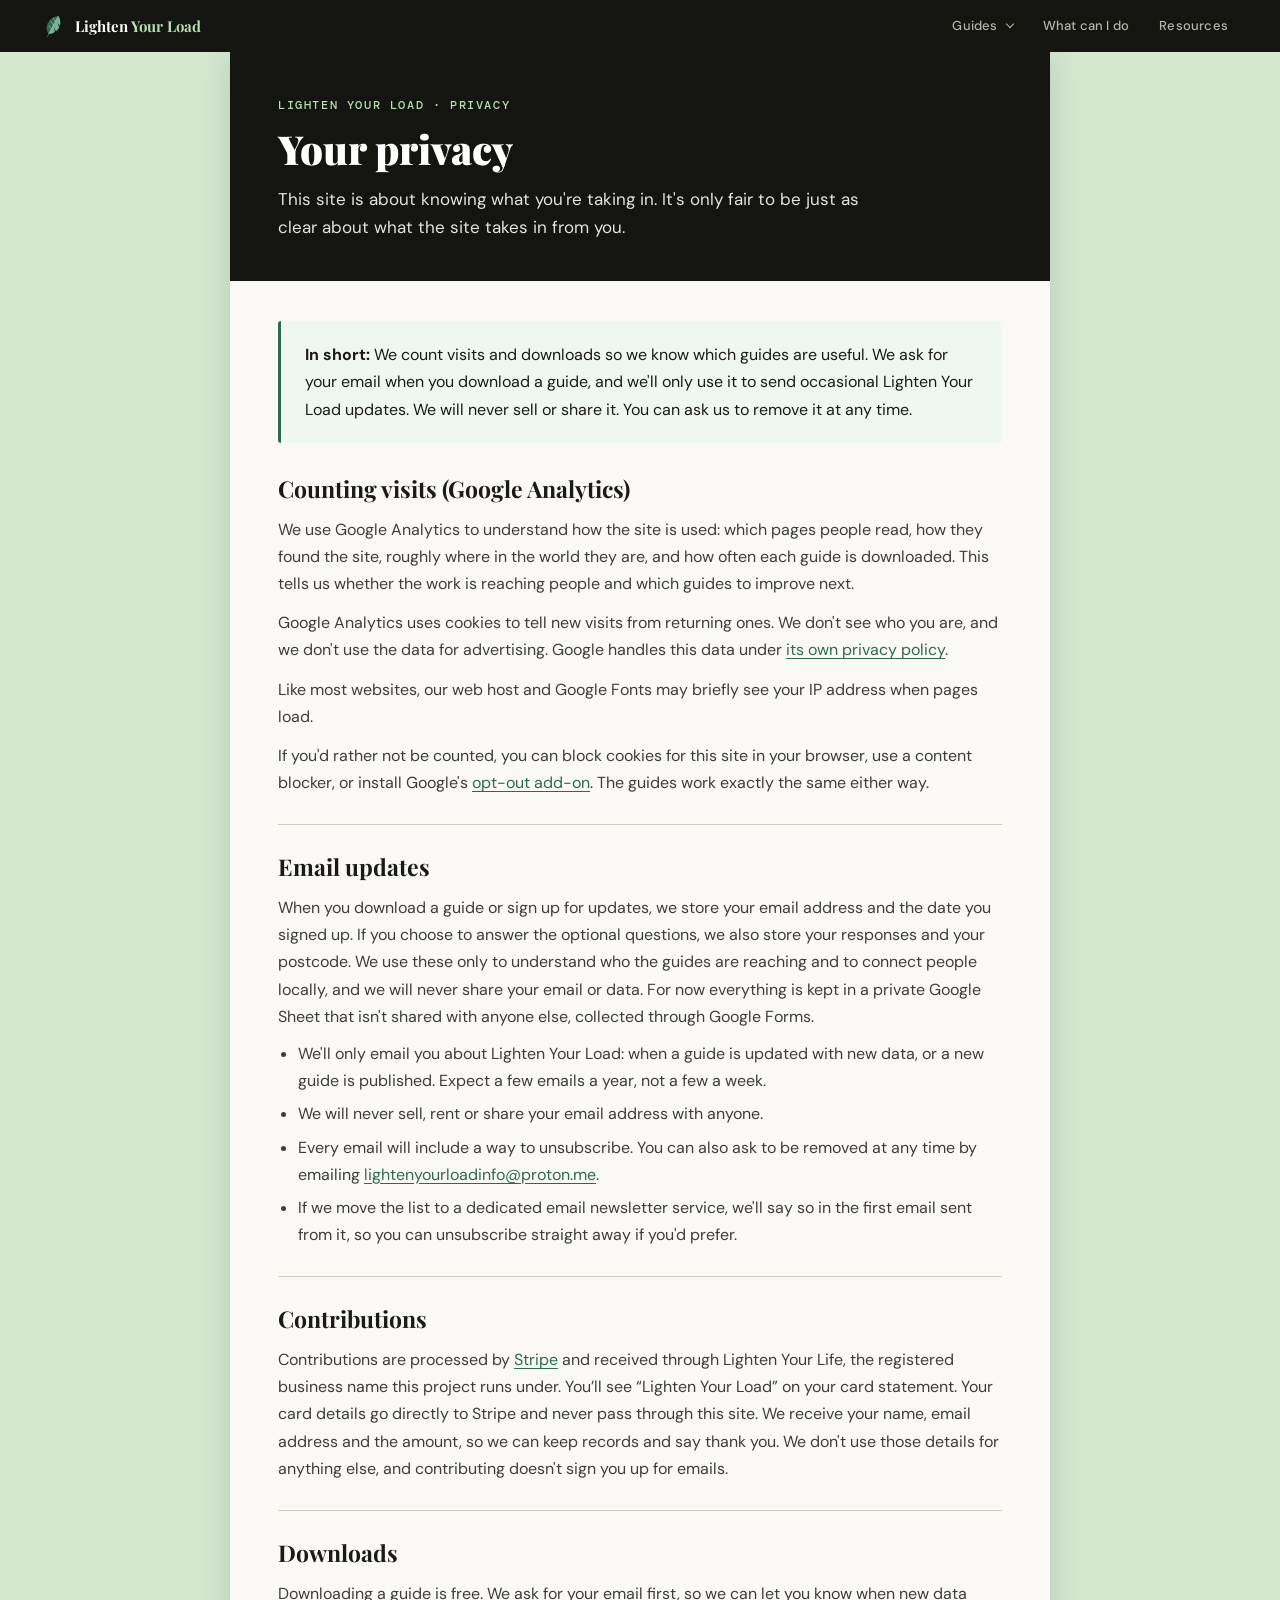
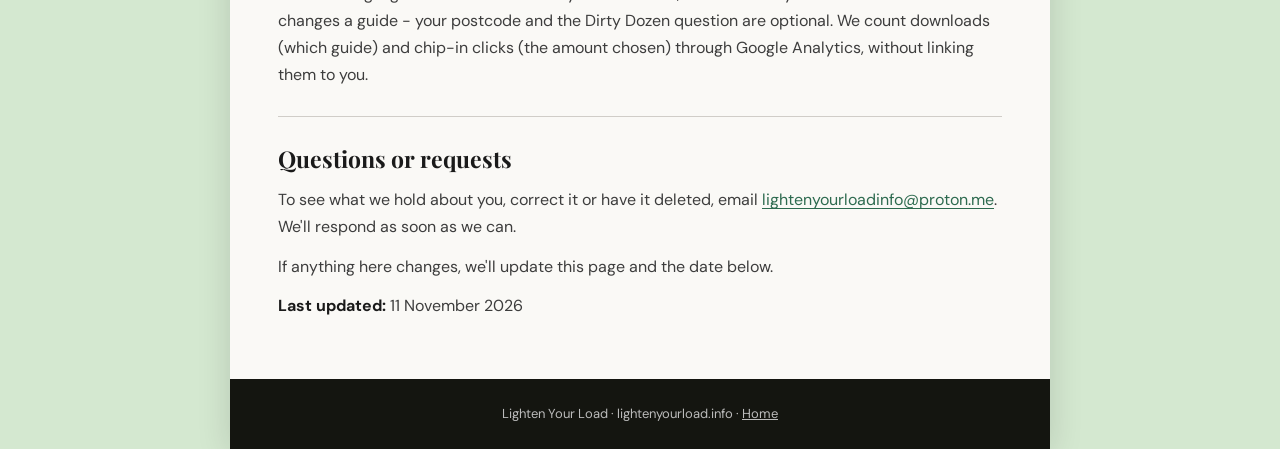
<file: privacy.html>
<!DOCTYPE html>
<html lang="en">
<head>
<meta charset="UTF-8">
<meta name="viewport" content="width=device-width, initial-scale=1.0">
<script src="analytics.js" async></script>
<title>Privacy — Lighten Your Load</title>
<!-- Link previews (Facebook, LinkedIn, Bluesky, X, messaging apps) -->
<link rel="canonical" href="https://lightenyourload.info/privacy.html">
<meta property="og:type" content="website">
<meta property="og:site_name" content="Lighten Your Load">
<meta property="og:title" content="Privacy — Lighten Your Load">
<meta property="og:description" content="What Lighten Your Load collects, why, and how to have your details removed.">
<meta property="og:url" content="https://lightenyourload.info/privacy.html">
<meta property="og:image" content="https://lightenyourload.info/og-home-2.jpg">
<meta property="og:image:width" content="1200">
<meta property="og:image:height" content="630">
<meta property="og:locale" content="en_AU">
<meta name="twitter:card" content="summary_large_image">
<meta name="description" content="What Lighten Your Load collects, why, and how to have your details removed.">
<link href="https://fonts.googleapis.com/css2?family=Playfair+Display:wght@700;900&family=DM+Sans:wght@300;400;500;600&family=DM+Mono:wght@400;500&display=swap" rel="stylesheet">
<style>
*,*::before,*::after{box-sizing:border-box;margin:0;padding:0}
:root{
  --accent:#2d6a4f;--gold:#b8ddb0;
  --ink:#1a1a1a;--muted:#5a5a5a;--rule:#d0cdc8;--bg:#faf9f6;
}
body{font-family:'DM Sans',sans-serif;background:#d4e8d0;color:var(--ink);line-height:1.6}

.site-nav{background:#141510;padding:0 40px;display:flex;align-items:center;justify-content:space-between;height:52px;position:sticky;top:0;z-index:100}
.site-nav .logo{font-family:'Playfair Display',serif;font-size:15px;font-weight:700;color:white;text-decoration:none}
.site-nav .logo span{color:var(--gold)}
.nav-links{display:flex;gap:4px;list-style:none}
.nav-links a{font-size:13px;font-weight:500;color:#999;text-decoration:none;padding:6px 12px;border-radius:3px;transition:all .2s}
.nav-links a:hover{color:white;background:rgba(255,255,255,.08)}

.page{background:var(--bg);max-width:820px;margin:0 auto;box-shadow:0 4px 32px rgba(0,0,0,.14)}

.page-header{background:#141510;color:white;padding:44px 48px 40px}
.page-header .kicker{font-family:'DM Mono',monospace;font-size:12px;font-weight:500;letter-spacing:1.6px;text-transform:uppercase;color:var(--gold);margin-bottom:12px}
.page-header h1{font-family:'Playfair Display',serif;font-size:40px;font-weight:900;line-height:1.1;margin-bottom:14px}
.page-header .desc{font-size:17px;color:rgba(255,255,255,.88);line-height:1.65;max-width:600px}

.body{padding:12px 48px 8px}
.body section{padding:28px 0;border-bottom:1px solid var(--rule)}
.body section:last-child{border-bottom:0}
.body h2{font-family:'Playfair Display',serif;font-size:23px;font-weight:700;line-height:1.25;margin-bottom:12px}
.body p,.body li{font-size:16px;line-height:1.7;color:#3d3d3d}
.body p+p{margin-top:12px}
.body ul{margin:10px 0 0 0;padding-left:20px;display:flex;flex-direction:column;gap:6px}
.body a{color:var(--accent);text-underline-offset:3px}
.body strong{color:var(--ink)}

.tldr{margin:28px 0 4px;padding:20px 24px;background:#eef7f2;border-left:3px solid var(--accent);border-radius:3px}
.tldr p{font-size:16px;color:var(--ink)}

.page-footer{background:#141510;color:#bbb;padding:24px 48px;text-align:center;font-size:13px;line-height:1.7;margin-top:24px}
.page-footer a{color:inherit}

@media (max-width:640px){
  .site-nav{padding:0 12px}
  .site-nav .logo{display:none}
  .nav-links{width:100%;overflow-x:auto}
  .nav-links a{white-space:nowrap;font-size:12px;padding:6px 10px}
  .page-header{padding:32px 20px 28px}
  .page-header h1{font-size:32px}
  .page-header .desc{font-size:16px}
  .body{padding:4px 20px}
  .body h2{font-size:21px}
  .body p,.body li{font-size:15.5px}
  .page-footer{padding:24px 20px}
}
</style>
<link rel="stylesheet" href="dots.css">
<link rel="stylesheet" href="mobile-nav.css">
<link rel="icon" href="favicon.svg" type="image/svg+xml">
<link rel="icon" href="favicon-32.png" sizes="32x32" type="image/png">
<link rel="apple-touch-icon" href="apple-touch-icon.png">
<link rel="stylesheet" href="nav.css">
</head>
<body>

<nav class="site-nav lyl-nav" aria-label="Main">
  <a href="index.html" class="logo nav-logo lyl-brand"><img src="lyl-mark.svg" alt="" width="26" height="26"><span class="lyl-word">Lighten <span>Your Load</span></span></a>
  <ul class="nav-links">
    <li class="has-sub"><a href="index.html#guides">Guides</a>
      <ul class="nav-sub">
        <li><a href="dirty-dozen.html"><span class="gdot gdot-dirty" aria-hidden="true"></span>The Dirty Dozen AU</a></li>
        <li><a href="tread-carefully.html"><span class="gdot gdot-tread" aria-hidden="true"></span>Tread Carefully</a></li>
        <li><a href="fill-your-basket.html"><span class="gdot gdot-clean" aria-hidden="true"></span>Fill Your Basket</a></li>
      </ul>
    </li>
    <li><a href="what-can-i-do.html">What can I do</a></li>
    <li><a href="resources.html">Resources</a></li>
  </ul>
</nav>

<div class="page">

  <div class="page-header">
    <div class="kicker">Lighten Your Load · Privacy</div>
    <h1>Your privacy</h1>
    <p class="desc">This site is about knowing what you're taking in. It's only fair to be just as clear about what the site takes in from you.</p>
  </div>

  <div class="body">

    <div class="tldr">
      <p><strong>In short:</strong> We count visits and downloads so we know which guides are useful. We ask for your email when you download a guide, and we'll only use it to send occasional Lighten Your Load updates. We will never sell or share it. You can ask us to remove it at any time.</p>
    </div>

    <section>
      <h2>Counting visits (Google Analytics)</h2>
      <p>We use Google Analytics to understand how the site is used: which pages people read, how they found the site, roughly where in the world they are, and how often each guide is downloaded. This tells us whether the work is reaching people and which guides to improve next.</p>
      <p>Google Analytics uses cookies to tell new visits from returning ones. We don't see who you are, and we don't use the data for advertising. Google handles this data under <a href="https://policies.google.com/privacy" target="_blank" rel="noopener">its own privacy policy</a>.</p>
      <p>Like most websites, our web host and Google Fonts may briefly see your IP address when pages load.</p>
      <p>If you'd rather not be counted, you can block cookies for this site in your browser, use a content blocker, or install Google's <a href="https://tools.google.com/dlpage/gaoptout" target="_blank" rel="noopener">opt-out add-on</a>. The guides work exactly the same either way.</p>
    </section>

    <section>
      <h2>Email updates</h2>
      <p>When you download a guide or sign up for updates, we store your email address and the date you signed up. If you choose to answer the optional questions, we also store your responses and your postcode. We use these only to understand who the guides are reaching and to connect people locally, and we will never share your email or data. For now everything is kept in a private Google Sheet that isn't shared with anyone else, collected through Google Forms.</p>
      <ul>
        <li>We'll only email you about Lighten Your Load: when a guide is updated with new data, or a new guide is published. Expect a few emails a year, not a few a week.</li>
        <li>We will never sell, rent or share your email address with anyone.</li>
        <li>Every email will include a way to unsubscribe. You can also ask to be removed at any time by emailing <a href="mailto:lightenyourloadinfo@proton.me">lightenyourloadinfo@proton.me</a>.</li>
        <li>If we move the list to a dedicated email newsletter service, we'll say so in the first email sent from it, so you can unsubscribe straight away if you'd prefer.</li>
      </ul>
    </section>

    <section>
      <h2>Contributions</h2>
      <p>Contributions are processed by <a href="https://stripe.com/au/privacy" target="_blank" rel="noopener">Stripe</a> and received through Lighten Your Life, the registered business name this project runs under. You’ll see “Lighten Your Load” on your card statement. Your card details go directly to Stripe and never pass through this site. We receive your name, email address and the amount, so we can keep records and say thank you. We don't use those details for anything else, and contributing doesn't sign you up for emails.</p>
    </section>

    <section>
      <h2>Downloads</h2>
      <p>Downloading a guide is free. We ask for your email first, so we can let you know when new data changes a guide - your postcode and the Dirty Dozen question are optional. We count downloads (which guide) and chip-in clicks (the amount chosen) through Google Analytics, without linking them to you.</p>
    </section>

    <section>
      <h2>Questions or requests</h2>
      <p>To see what we hold about you, correct it or have it deleted, email <a href="mailto:lightenyourloadinfo@proton.me">lightenyourloadinfo@proton.me</a>. We'll respond as soon as we can.</p>
      <p>If anything here changes, we'll update this page and the date below.</p>
      <p><strong>Last updated:</strong> 11 November 2026</p>
    </section>

  </div>

  <div class="page-footer">
    Lighten Your Load · lightenyourload.info · <a href="index.html">Home</a>
  </div>

</div>
<script src="mobile-nav.js"></script>
</body>
</html>
</file>
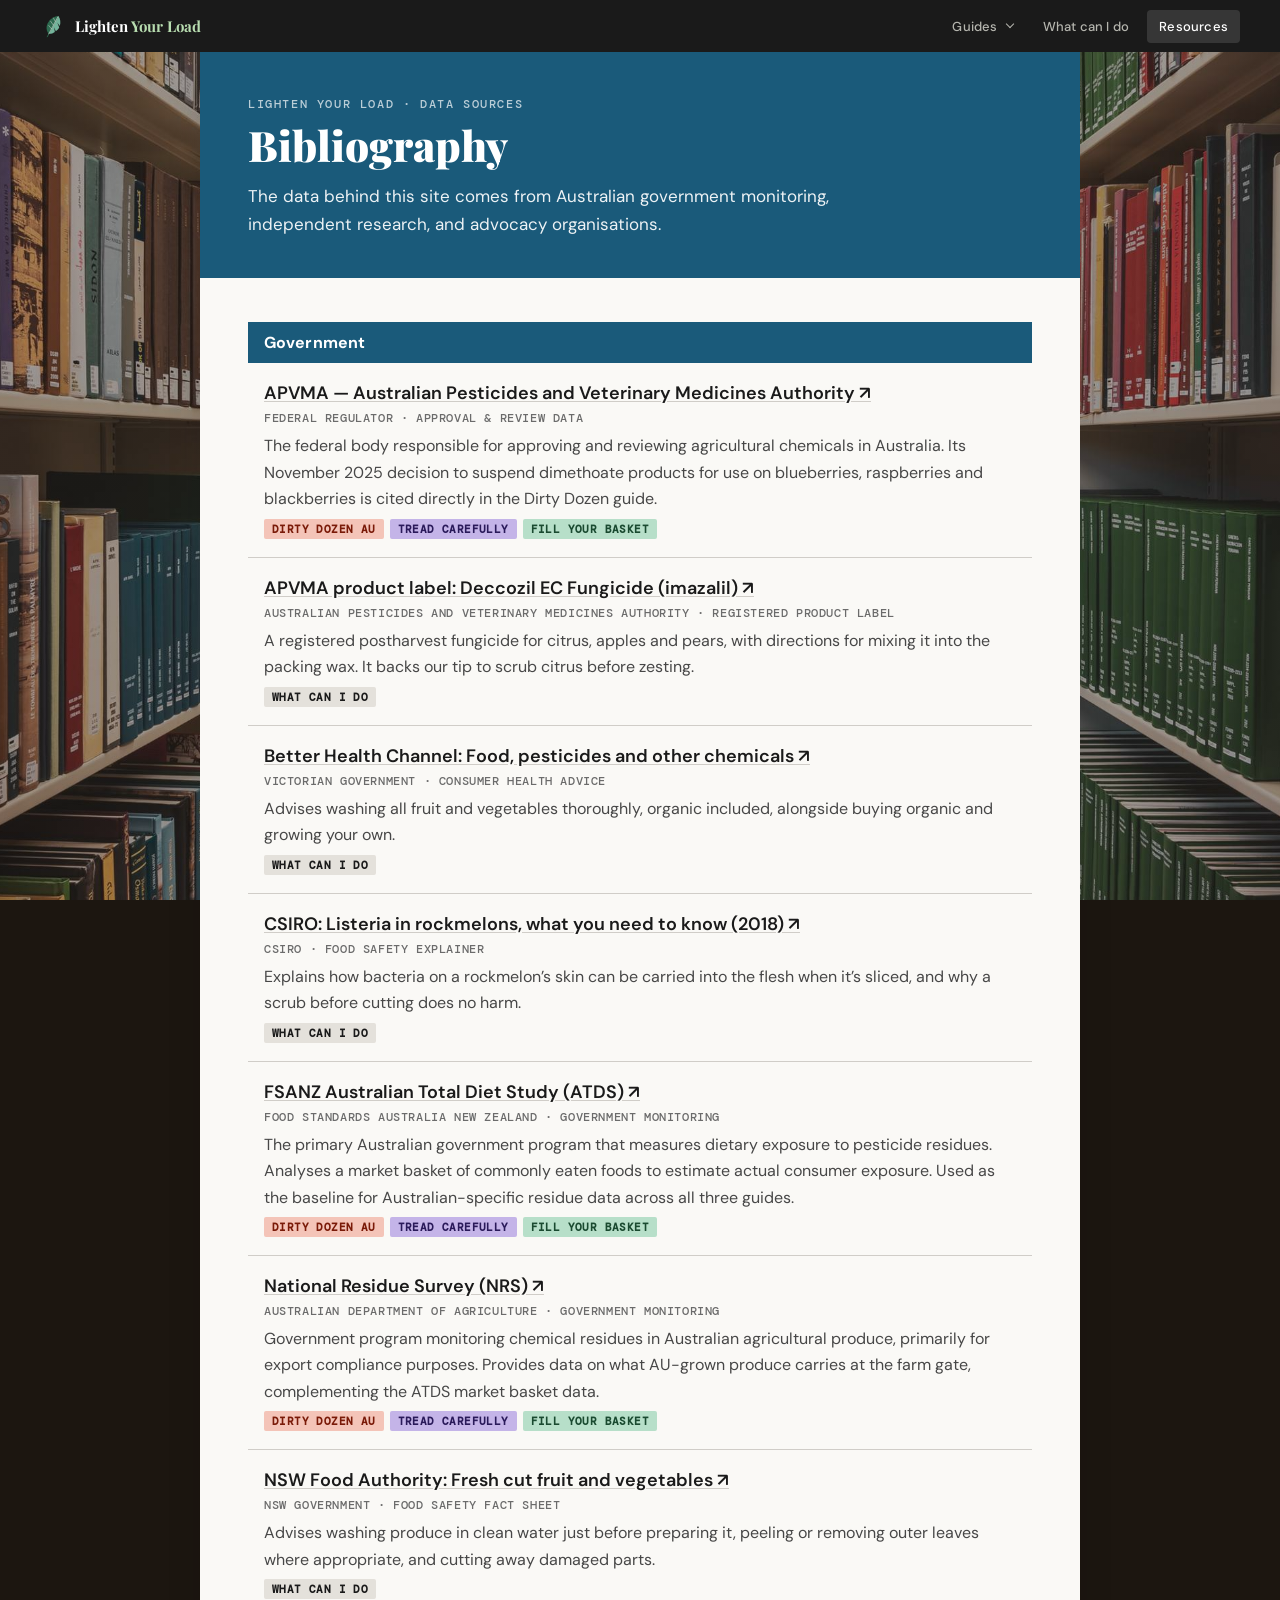
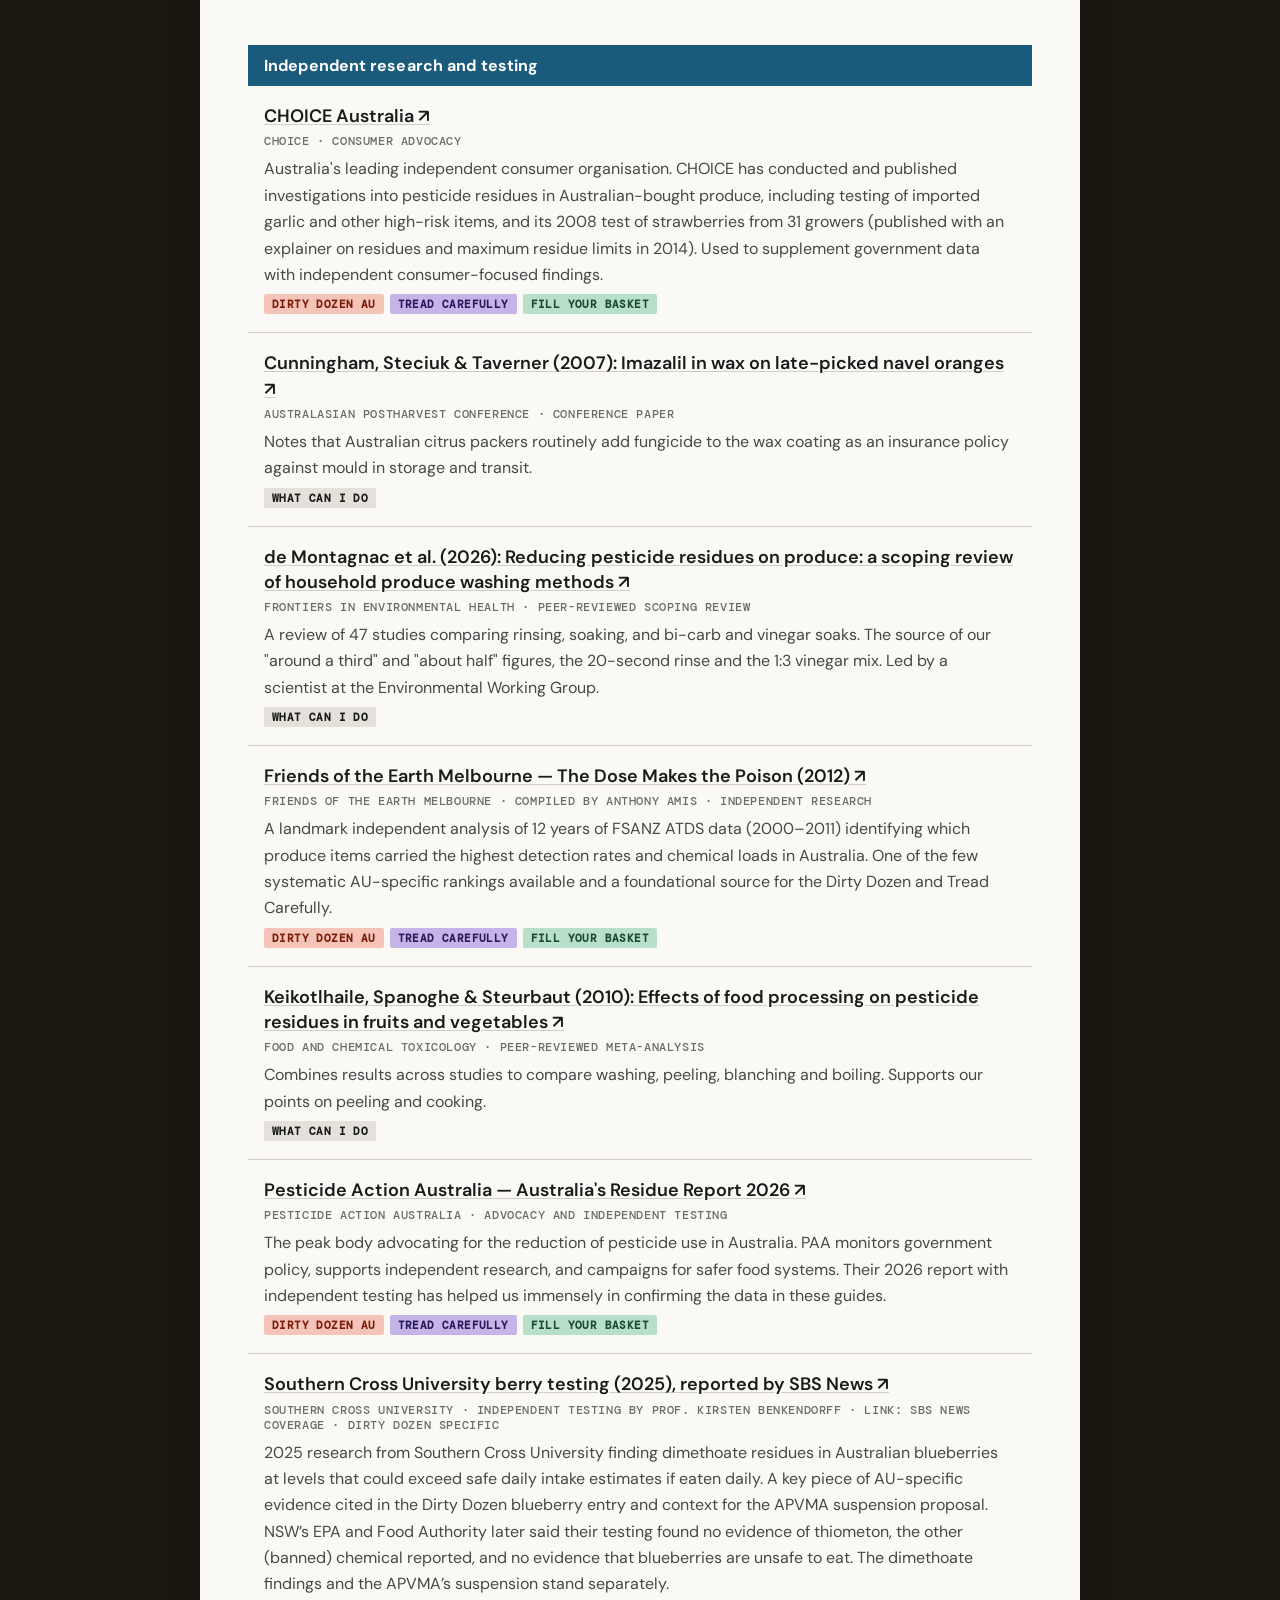
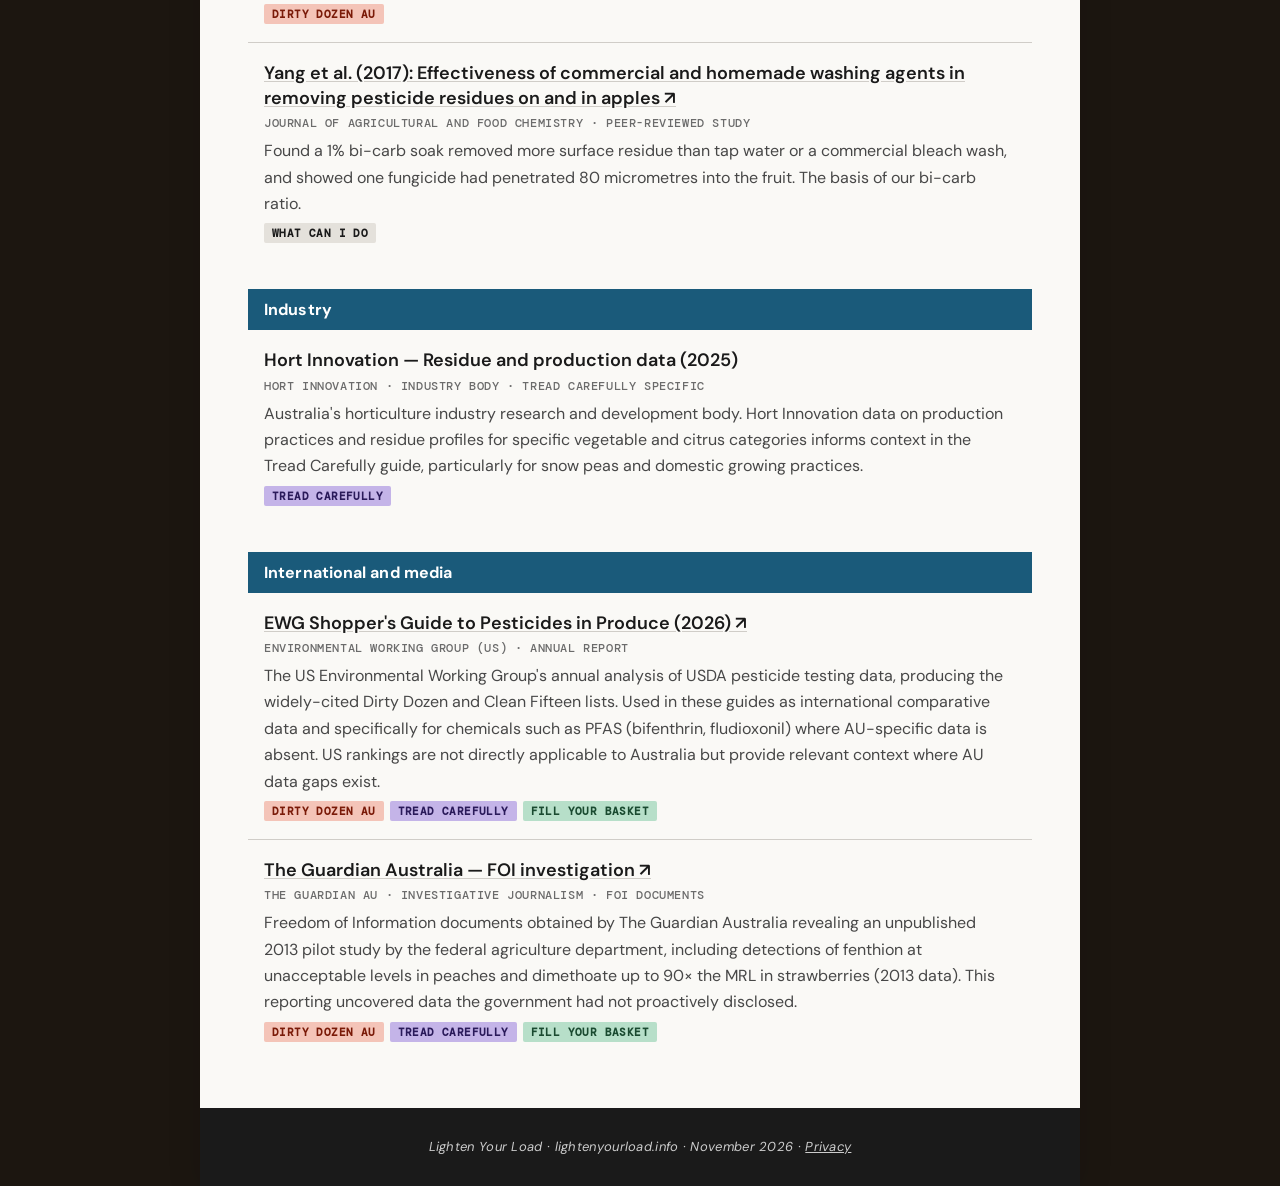
<file: resources.html>
<!DOCTYPE html>
<html lang="en">
<head>
<meta charset="UTF-8">
<meta name="viewport" content="width=device-width, initial-scale=1.0">
<script src="analytics.js" async></script>
<title>Resources &amp; Sources — Lighten Your Load</title>
<!-- Link previews (Facebook, LinkedIn, Bluesky, X, messaging apps) -->
<meta name="description" content="The data behind these guides comes from Australian government monitoring, independent research, and advocacy organisations. Here&#x27;s what we used and where to go next.">
<link rel="canonical" href="https://lightenyourload.info/resources.html">
<meta property="og:type" content="website">
<meta property="og:site_name" content="Lighten Your Load">
<meta property="og:title" content="Resources &amp; Sources — Lighten Your Load">
<meta property="og:description" content="The data behind these guides comes from Australian government monitoring, independent research, and advocacy organisations. Here&#x27;s what we used and where to go next.">
<meta property="og:url" content="https://lightenyourload.info/resources.html">
<meta property="og:image" content="https://lightenyourload.info/og-resources.jpg">
<meta property="og:image:width" content="1200">
<meta property="og:image:height" content="630">
<meta property="og:locale" content="en_AU">
<meta name="twitter:card" content="summary_large_image">
<link href="https://fonts.googleapis.com/css2?family=Playfair+Display:wght@700;900&family=DM+Sans:wght@300;400;500;600&family=DM+Mono:wght@400;500&display=swap" rel="stylesheet">
<style>
*,*::before,*::after{box-sizing:border-box;margin:0;padding:0}
:root{
  --res:#1a5a7a;--res-lt:#eaf4f8;
  --dirty:#b5341a;--tread:#5a3d9a;--clean:#2d6a4f;
  --gold:#b8ddb0;
  --ink:#1a1a1a;--muted:#6b6b6b;--rule:#d0cdc8;--bg:#faf9f6;
}
@media print{body{background:white!important}}
body{font-family:'DM Sans',sans-serif;background:#d4e8d0;padding:0;margin:0}

.site-nav{background:var(--ink);padding:0 40px;display:flex;align-items:center;justify-content:space-between;height:52px;position:sticky;top:0;z-index:100}
.site-nav .logo{font-family:'Playfair Display',serif;font-size:15px;font-weight:700;color:white;text-decoration:none}
.site-nav .logo span{color:var(--gold)}
.nav-links{display:flex;gap:4px;list-style:none}
.nav-links a{font-size:12px;font-weight:500;color:#888;text-decoration:none;padding:6px 12px;border-radius:3px;transition:all .2s}
.nav-links a:hover{color:white;background:rgba(255,255,255,.08)}
.nav-links a.active{color:white;background:rgba(255,255,255,.12)}

.page{background:var(--bg);max-width:860px;margin:0 auto;box-shadow:0 4px 32px rgba(0,0,0,.14)}

.page-header{background:var(--res);color:white;padding:32px 40px 28px}
.page-header .kicker{font-family:'DM Mono',monospace;font-size:11px;font-weight:500;letter-spacing:1.6px;text-transform:uppercase;color:rgba(255,255,255,.6);margin-bottom:10px}
.page-header h1{font-family:'Playfair Display',serif;font-size:32px;font-weight:900;line-height:1.1;margin-bottom:8px}
.page-header .desc{font-size:13px;font-weight:300;color:rgba(255,255,255,.75);line-height:1.6;max-width:560px}



/* Section headings */
.section{padding:28px 40px 0}
.section h2{font-family:'DM Mono',monospace;font-size:10px;font-weight:700;letter-spacing:1.4px;text-transform:uppercase;color:var(--res);margin-bottom:18px;padding-bottom:8px;border-bottom:1px solid var(--rule)}

/* Source entries */
.source-list{display:flex;flex-direction:column;gap:0}
.source-group{font-family:'DM Sans',sans-serif;font-size:16px;font-weight:700;letter-spacing:.1px;color:#fff;background:var(--res);padding:10px 16px;margin:28px 0 0}
.source-list .source-entry{padding-left:16px;padding-right:16px}
.source-group:first-child{margin-top:0}
.source-entry:has(+ .source-group){border-bottom:0}
.section h2:has(+ .source-list){border-bottom:0;padding-bottom:0}
.source-entry{padding:14px 0;border-bottom:1px solid var(--rule)}
.source-entry:last-child{border-bottom:none}
.source-name{font-size:14px;font-weight:600;color:var(--ink);margin-bottom:3px}
.source-name a{color:inherit;text-decoration:underline;text-decoration-color:rgba(26,90,122,.35);text-underline-offset:3px}
.source-meta a{color:inherit;text-underline-offset:2px}
.source-name a:hover{color:var(--res);text-decoration-color:currentColor}
.source-name a{color:var(--ink);text-decoration:underline;text-underline-offset:2px;text-decoration-color:var(--rule)}
.source-name a:hover{color:var(--res)}
.source-meta{font-family:'DM Mono',monospace;font-size:10px;font-weight:500;letter-spacing:.6px;text-transform:uppercase;color:var(--muted);margin-bottom:5px}
.source-desc{font-size:13px;color:var(--muted);line-height:1.6}
.source-tags{display:flex;gap:6px;flex-wrap:wrap;margin-top:6px}
.tag{font-size:10px;font-weight:700;letter-spacing:.4px;text-transform:uppercase;padding:2px 7px;border-radius:2px;font-family:'DM Mono',monospace}
.tag-dd{background:#f4c4b8;color:#7a1a08}
.tag-tct{background:#c4b4e8;color:#2a1a5a}
.tag-ll{background:#b7dfc9;color:#1a4a30}
.tag-wcid{background:#e4e1db;color:#1a1a1a}


.page-footer{background:var(--ink);color:#bbb;padding:18px 40px;display:flex;flex-direction:column;align-items:center;text-align:center;font-size:11px;letter-spacing:.3px;margin-top:28px;gap:6px}
.page-footer span:last-child{color:#ccc;font-style:italic}

/* ════ HEADER + WIDTH: match the other pages' readability layer ════ */
.page{max-width:880px}
.page-header{padding:44px 48px 40px}
.page-header .kicker{font-size:12px;color:rgba(255,255,255,.7)}
.page-header h1{font-size:42px;margin-bottom:14px}
.page-header .desc{font-size:17px;font-weight:400;color:rgba(255,255,255,.92);line-height:1.65;max-width:620px}
.section{padding:36px 48px 0}
.section h2{font-size:12px;margin-bottom:20px}
.source-entry{padding:18px 0}
.source-name{font-size:18px;line-height:1.4;margin-bottom:5px}
.source-meta{font-size:11.5px;margin-bottom:7px}
.source-desc{font-size:16px;line-height:1.65;color:#474747;max-width:68ch}
.tag{font-size:11px;padding:3px 8px}
.page-footer{padding:28px 48px;font-size:13px;line-height:1.7;margin-top:48px}
.nav-links a{font-size:13px}
@media (max-width:640px){
    .section{padding:28px 16px 0}
  .page-footer{padding:24px 20px}
  .page-header{padding:32px 20px 28px}
  .page-header h1{font-size:32px}
  .page-header .desc{font-size:16px}
}

/* ════ PAGE BACKGROUND PHOTO (screen only). Swap the file to change it. ════ */
@media screen {
  body { background: rgb(28,22,16); }
  body::before {
    content: ''; position: fixed; inset: 0; z-index: -1;
    background:
      linear-gradient(rgba(28,22,16,.38), rgba(28,22,16,.38)),
      url('bg-resources.jpg') center / cover no-repeat;
  }
  .page { position: relative; }
}
</style>
<link rel="stylesheet" href="dots.css">
<link rel="stylesheet" href="mobile-nav.css">
<link rel="icon" href="favicon.svg" type="image/svg+xml">
<link rel="icon" href="favicon-32.png" sizes="32x32" type="image/png">
<link rel="apple-touch-icon" href="apple-touch-icon.png">
<link rel="stylesheet" href="nav.css">
</head>
<body>

<nav class="site-nav lyl-nav" aria-label="Main">
  <a href="index.html" class="logo nav-logo lyl-brand"><img src="lyl-mark.svg" alt="" width="26" height="26"><span class="lyl-word">Lighten <span>Your Load</span></span></a>
  <ul class="nav-links">
    <li class="has-sub"><a href="index.html#guides">Guides</a>
      <ul class="nav-sub">
        <li><a href="dirty-dozen.html"><span class="gdot gdot-dirty" aria-hidden="true"></span>The Dirty Dozen AU</a></li>
        <li><a href="tread-carefully.html"><span class="gdot gdot-tread" aria-hidden="true"></span>Tread Carefully</a></li>
        <li><a href="fill-your-basket.html"><span class="gdot gdot-clean" aria-hidden="true"></span>Fill Your Basket</a></li>
      </ul>
    </li>
    <li><a href="what-can-i-do.html">What can I do</a></li>
    <li><a href="resources.html" aria-current="page">Resources</a></li>
  </ul>
</nav>

<div class="page">

  <div class="page-header">
    <div class="kicker">Lighten Your Load · Data Sources</div>
    <h1>Bibliography</h1>
    <p class="desc">The data behind this site comes from Australian government monitoring, independent research, and advocacy organisations.</p>
  </div>

  <!-- SOURCES -->
  <div class="section" style="margin-top:8px">
    <div class="source-list">
      <h3 class="source-group">Government</h3>
      <div class="source-entry">
        <div class="source-name"><a href="https://www.apvma.gov.au/news-and-publications/news/suspension-of-specific-dimethoate-products-251111" target="_blank" rel="noopener">APVMA — Australian Pesticides and Veterinary Medicines Authority ↗</a></div>
        <div class="source-meta">Federal regulator · Approval &amp; review data</div>
        <div class="source-desc">The federal body responsible for approving and reviewing agricultural chemicals in Australia. Its November 2025 decision to suspend dimethoate products for use on blueberries, raspberries and blackberries is cited directly in the Dirty Dozen guide.</div>
        <div class="source-tags"><span class="tag tag-dd">Dirty Dozen AU</span><span class="tag tag-tct">Tread Carefully</span><span class="tag tag-ll">Fill Your Basket</span></div>
      </div>
      <div class="source-entry">
        <div class="source-name"><a href="https://elabels.apvma.gov.au/50077ELBL.pdf" target="_blank" rel="noopener">APVMA product label: Deccozil EC Fungicide (imazalil) ↗</a></div>
        <div class="source-meta">Australian Pesticides and Veterinary Medicines Authority · Registered product label</div>
        <div class="source-desc">A registered postharvest fungicide for citrus, apples and pears, with directions for mixing it into the packing wax. It backs our tip to scrub citrus before zesting.</div>
        <div class="source-tags"><span class="tag tag-wcid">What can I do</span></div>
      </div>
      <div class="source-entry">
        <div class="source-name"><a href="https://betterhealth.vic.gov.au/health/HealthyLiving/food-pesticides-and-other-chemicals" target="_blank" rel="noopener">Better Health Channel: Food, pesticides and other chemicals ↗</a></div>
        <div class="source-meta">Victorian Government · Consumer health advice</div>
        <div class="source-desc">Advises washing all fruit and vegetables thoroughly, organic included, alongside buying organic and growing your own.</div>
        <div class="source-tags"><span class="tag tag-wcid">What can I do</span></div>
      </div>
      <div class="source-entry">
        <div class="source-name"><a href="https://www.csiro.au/en/news/All/Articles/2018/March/listeria-in-rockmelons-what-you-need-to-know" target="_blank" rel="noopener">CSIRO: Listeria in rockmelons, what you need to know (2018) ↗</a></div>
        <div class="source-meta">CSIRO · Food safety explainer</div>
        <div class="source-desc">Explains how bacteria on a rockmelon’s skin can be carried into the flesh when it’s sliced, and why a scrub before cutting does no harm.</div>
        <div class="source-tags"><span class="tag tag-wcid">What can I do</span></div>
      </div>
      <div class="source-entry">
        <div class="source-name"><a href="https://www.foodstandards.gov.au/science-data/monitoring-safety/australian-total-diet-study" target="_blank" rel="noopener">FSANZ Australian Total Diet Study (ATDS) ↗</a></div>
        <div class="source-meta">Food Standards Australia New Zealand · Government monitoring</div>
        <div class="source-desc">The primary Australian government program that measures dietary exposure to pesticide residues. Analyses a market basket of commonly eaten foods to estimate actual consumer exposure. Used as the baseline for Australian-specific residue data across all three guides.</div>
        <div class="source-tags"><span class="tag tag-dd">Dirty Dozen AU</span><span class="tag tag-tct">Tread Carefully</span><span class="tag tag-ll">Fill Your Basket</span></div>
      </div>
      <div class="source-entry">
        <div class="source-name"><a href="https://www.agriculture.gov.au/agriculture-land/farm-food-drought/food/nrs" target="_blank" rel="noopener">National Residue Survey (NRS) ↗</a></div>
        <div class="source-meta">Australian Department of Agriculture · Government monitoring</div>
        <div class="source-desc">Government program monitoring chemical residues in Australian agricultural produce, primarily for export compliance purposes. Provides data on what AU-grown produce carries at the farm gate, complementing the ATDS market basket data.</div>
        <div class="source-tags"><span class="tag tag-dd">Dirty Dozen AU</span><span class="tag tag-tct">Tread Carefully</span><span class="tag tag-ll">Fill Your Basket</span></div>
      </div>
      <div class="source-entry">
        <div class="source-name"><a href="https://www.foodauthority.nsw.gov.au/media/1316" target="_blank" rel="noopener">NSW Food Authority: Fresh cut fruit and vegetables ↗</a></div>
        <div class="source-meta">NSW Government · Food safety fact sheet</div>
        <div class="source-desc">Advises washing produce in clean water just before preparing it, peeling or removing outer leaves where appropriate, and cutting away damaged parts.</div>
        <div class="source-tags"><span class="tag tag-wcid">What can I do</span></div>
      </div>

      <h3 class="source-group">Independent research and testing</h3>
      <div class="source-entry">
        <div class="source-name"><a href="https://www.choice.com.au/food-and-drink/food-warnings-and-safety/pesticides/articles/strawberries-test-reveals-health-concerns" target="_blank" rel="noopener">CHOICE Australia ↗</a></div>
        <div class="source-meta">CHOICE · Consumer advocacy</div>
        <div class="source-desc">Australia's leading independent consumer organisation. CHOICE has conducted and published investigations into pesticide residues in Australian-bought produce, including testing of imported garlic and other high-risk items, and its 2008 test of strawberries from 31 growers (published with an explainer on residues and maximum residue limits in 2014). Used to supplement government data with independent consumer-focused findings.</div>
        <div class="source-tags"><span class="tag tag-dd">Dirty Dozen AU</span><span class="tag tag-tct">Tread Carefully</span><span class="tag tag-ll">Fill Your Basket</span></div>
      </div>
      <div class="source-entry">
        <div class="source-name"><a href="https://www.phtnet.org/research/download/pdf/md188.pdf" target="_blank" rel="noopener">Cunningham, Steciuk &amp; Taverner (2007): Imazalil in wax on late-picked navel oranges ↗</a></div>
        <div class="source-meta">Australasian Postharvest Conference · Conference paper</div>
        <div class="source-desc">Notes that Australian citrus packers routinely add fungicide to the wax coating as an insurance policy against mould in storage and transit.</div>
        <div class="source-tags"><span class="tag tag-wcid">What can I do</span></div>
      </div>
      <div class="source-entry">
        <div class="source-name"><a href="https://doi.org/10.3389/fenvh.2026.1768399" target="_blank" rel="noopener">de Montagnac et al. (2026): Reducing pesticide residues on produce: a scoping review of household produce washing methods ↗</a></div>
        <div class="source-meta">Frontiers in Environmental Health · Peer-reviewed scoping review</div>
        <div class="source-desc">A review of 47 studies comparing rinsing, soaking, and bi-carb and vinegar soaks. The source of our "around a third" and "about half" figures, the 20-second rinse and the 1:3 vinegar mix. Led by a scientist at the Environmental Working Group.</div>
        <div class="source-tags"><span class="tag tag-wcid">What can I do</span></div>
      </div>
      <div class="source-entry">
        <div class="source-name"><a href="https://archive.foe.org.au/sites/default/files/TheDoseMakesThePoisonFeb2012_0.pdf" target="_blank" rel="noopener">Friends of the Earth Melbourne — The Dose Makes the Poison (2012) ↗</a></div>
        <div class="source-meta">Friends of the Earth Melbourne · compiled by Anthony Amis · Independent research</div>
        <div class="source-desc">A landmark independent analysis of 12 years of FSANZ ATDS data (2000–2011) identifying which produce items carried the highest detection rates and chemical loads in Australia. One of the few systematic AU-specific rankings available and a foundational source for the Dirty Dozen and Tread Carefully.</div>
        <div class="source-tags"><span class="tag tag-dd">Dirty Dozen AU</span><span class="tag tag-tct">Tread Carefully</span><span class="tag tag-ll">Fill Your Basket</span></div>
      </div>
      <div class="source-entry">
        <div class="source-name"><a href="https://doi.org/10.1016/j.fct.2009.10.031" target="_blank" rel="noopener">Keikotlhaile, Spanoghe &amp; Steurbaut (2010): Effects of food processing on pesticide residues in fruits and vegetables ↗</a></div>
        <div class="source-meta">Food and Chemical Toxicology · Peer-reviewed meta-analysis</div>
        <div class="source-desc">Combines results across studies to compare washing, peeling, blanching and boiling. Supports our points on peeling and cooking.</div>
        <div class="source-tags"><span class="tag tag-wcid">What can I do</span></div>
      </div>
      <div class="source-entry">
        <div class="source-name"><a href="https://pesticideaction.org.au/residuereport26/" target="_blank" rel="noopener">Pesticide Action Australia — Australia's Residue Report 2026 ↗</a></div>
        <div class="source-meta">Pesticide Action Australia · Advocacy and independent testing</div>
        <div class="source-desc">The peak body advocating for the reduction of pesticide use in Australia. PAA monitors government policy, supports independent research, and campaigns for safer food systems. Their 2026 report with independent testing has helped us immensely in confirming the data in these guides.</div>
        <div class="source-tags"><span class="tag tag-dd">Dirty Dozen AU</span><span class="tag tag-tct">Tread Carefully</span><span class="tag tag-ll">Fill Your Basket</span></div>
      </div>
      <div class="source-entry">
        <div class="source-name"><a href="https://www.sbs.com.au/news/article/are-your-blueberries-safe/tf1nqutcv" target="_blank" rel="noopener">Southern Cross University berry testing (2025), reported by SBS News ↗</a></div>
        <div class="source-meta">Southern Cross University · Independent testing by Prof. Kirsten Benkendorff · Link: SBS News coverage · Dirty Dozen specific</div>
        <div class="source-desc">2025 research from Southern Cross University finding dimethoate residues in Australian blueberries at levels that could exceed safe daily intake estimates if eaten daily. A key piece of AU-specific evidence cited in the Dirty Dozen blueberry entry and context for the APVMA suspension proposal. NSW’s EPA and Food Authority later said their testing found no evidence of thiometon, the other (banned) chemical reported, and no evidence that blueberries are unsafe to eat. The dimethoate findings and the APVMA’s suspension stand separately.</div>
        <div class="source-tags"><span class="tag tag-dd">Dirty Dozen AU</span></div>
      </div>
      <div class="source-entry">
        <div class="source-name"><a href="https://doi.org/10.1021/acs.jafc.7b03118" target="_blank" rel="noopener">Yang et al. (2017): Effectiveness of commercial and homemade washing agents in removing pesticide residues on and in apples ↗</a></div>
        <div class="source-meta">Journal of Agricultural and Food Chemistry · Peer-reviewed study</div>
        <div class="source-desc">Found a 1% bi-carb soak removed more surface residue than tap water or a commercial bleach wash, and showed one fungicide had penetrated 80 micrometres into the fruit. The basis of our bi-carb ratio.</div>
        <div class="source-tags"><span class="tag tag-wcid">What can I do</span></div>
      </div>

      <h3 class="source-group">Industry</h3>
      <div class="source-entry">
        <div class="source-name">Hort Innovation — Residue and production data (2025)</div>
        <div class="source-meta">Hort Innovation · Industry body · Tread Carefully specific</div>
        <div class="source-desc">Australia's horticulture industry research and development body. Hort Innovation data on production practices and residue profiles for specific vegetable and citrus categories informs context in the Tread Carefully guide, particularly for snow peas and domestic growing practices.</div>
        <div class="source-tags"><span class="tag tag-tct">Tread Carefully</span></div>
      </div>

      <h3 class="source-group">International and media</h3>
      <div class="source-entry">
        <div class="source-name"><a href="https://www.ewg.org/foodnews/full-list.php" target="_blank" rel="noopener">EWG Shopper's Guide to Pesticides in Produce (2026) ↗</a></div>
        <div class="source-meta">Environmental Working Group (US) · Annual report</div>
        <div class="source-desc">The US Environmental Working Group's annual analysis of USDA pesticide testing data, producing the widely-cited Dirty Dozen and Clean Fifteen lists. Used in these guides as international comparative data and specifically for chemicals such as PFAS (bifenthrin, fludioxonil) where AU-specific data is absent. US rankings are not directly applicable to Australia but provide relevant context where AU data gaps exist.</div>
        <div class="source-tags"><span class="tag tag-dd">Dirty Dozen AU</span><span class="tag tag-tct">Tread Carefully</span><span class="tag tag-ll">Fill Your Basket</span></div>
      </div>
      <div class="source-entry">
        <div class="source-name"><a href="https://www.theguardian.com/environment/2023/jan/12/australias-self-regulating-pesticide-monitoring-system-picked-up-far-fewer-violations-than-government-study" target="_blank" rel="noopener">The Guardian Australia — FOI investigation ↗</a></div>
        <div class="source-meta">The Guardian AU · Investigative journalism · FOI documents</div>
        <div class="source-desc">Freedom of Information documents obtained by The Guardian Australia revealing an unpublished 2013 pilot study by the federal agriculture department, including detections of fenthion at unacceptable levels in peaches and dimethoate up to 90× the MRL in strawberries (2013 data). This reporting uncovered data the government had not proactively disclosed.</div>
        <div class="source-tags"><span class="tag tag-dd">Dirty Dozen AU</span><span class="tag tag-tct">Tread Carefully</span><span class="tag tag-ll">Fill Your Basket</span></div>
      </div>
    </div>
  </div>


  <div class="page-footer">
    <span>Lighten Your Load · lightenyourload.info · November 2026 · <a href="privacy.html" style="color:inherit">Privacy</a></span>
  </div>

</div>
<script src="mobile-nav.js"></script>
</body>
</html>
</file>
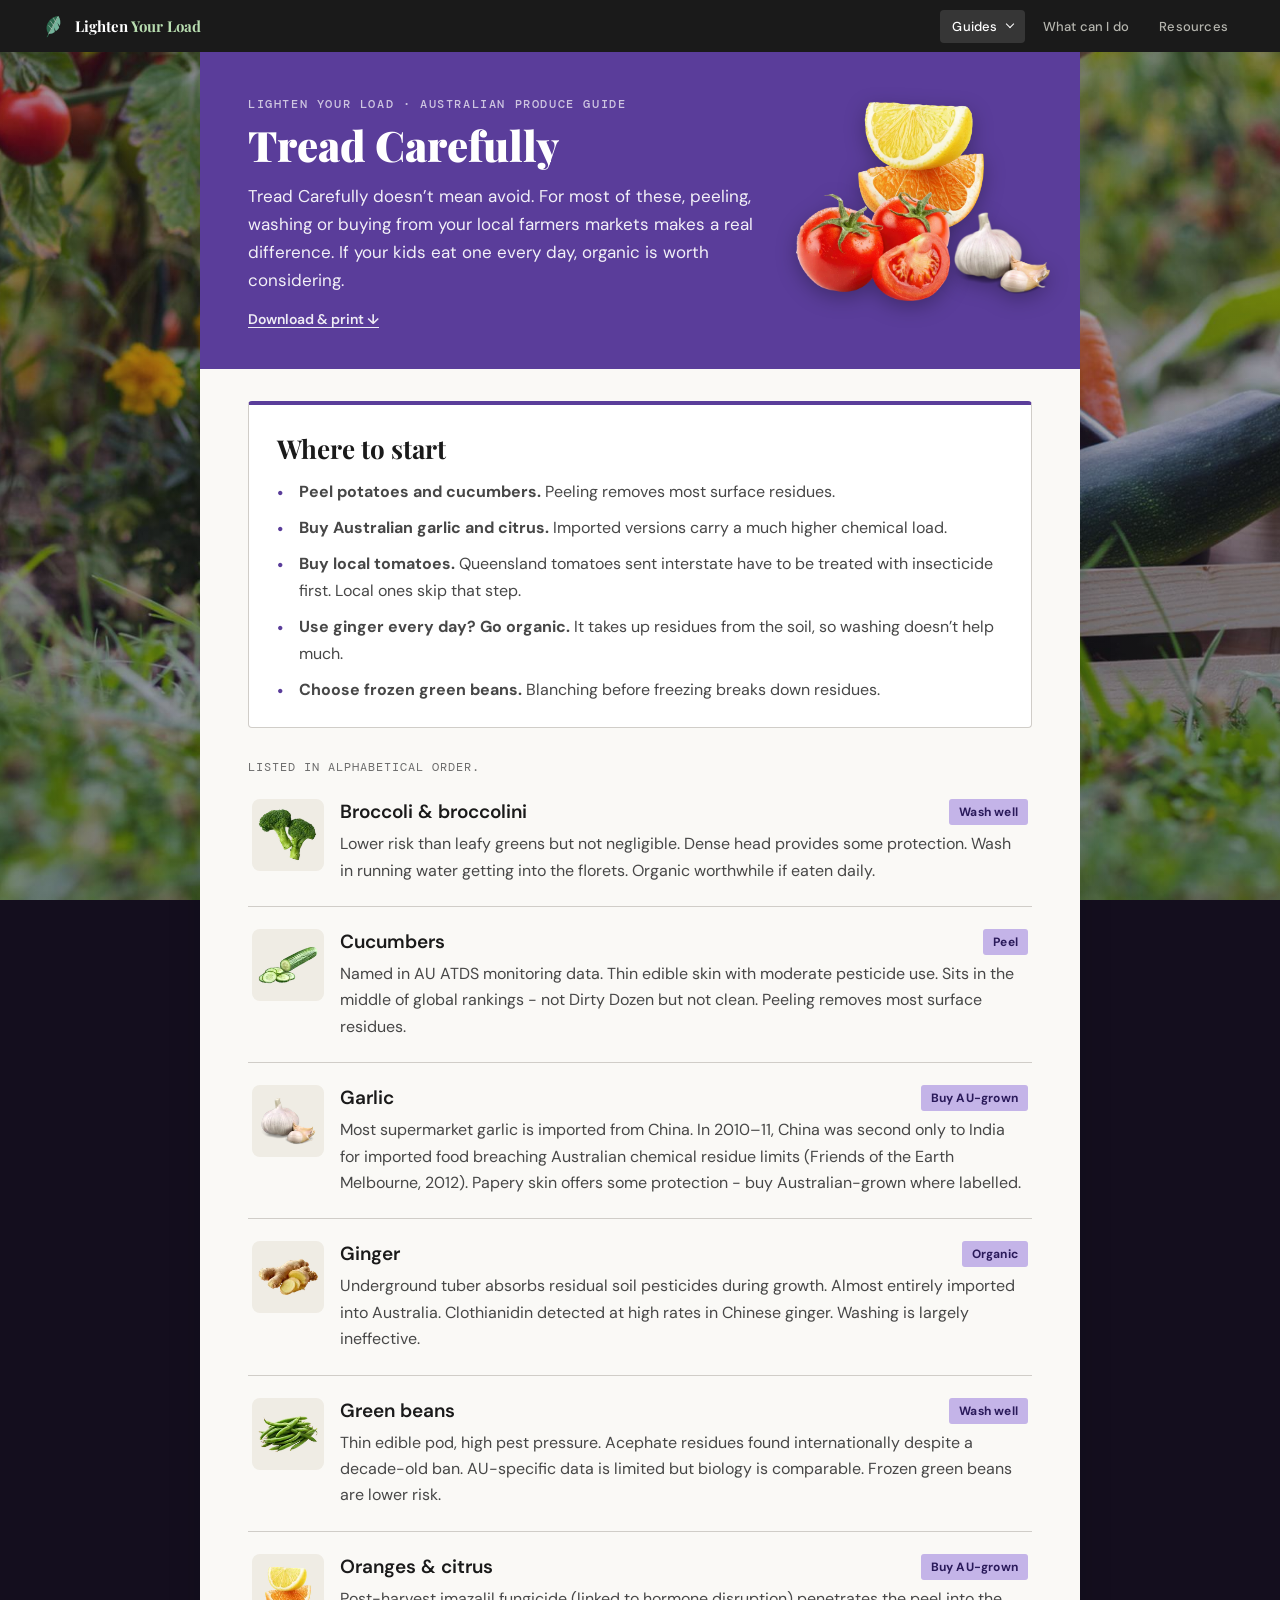
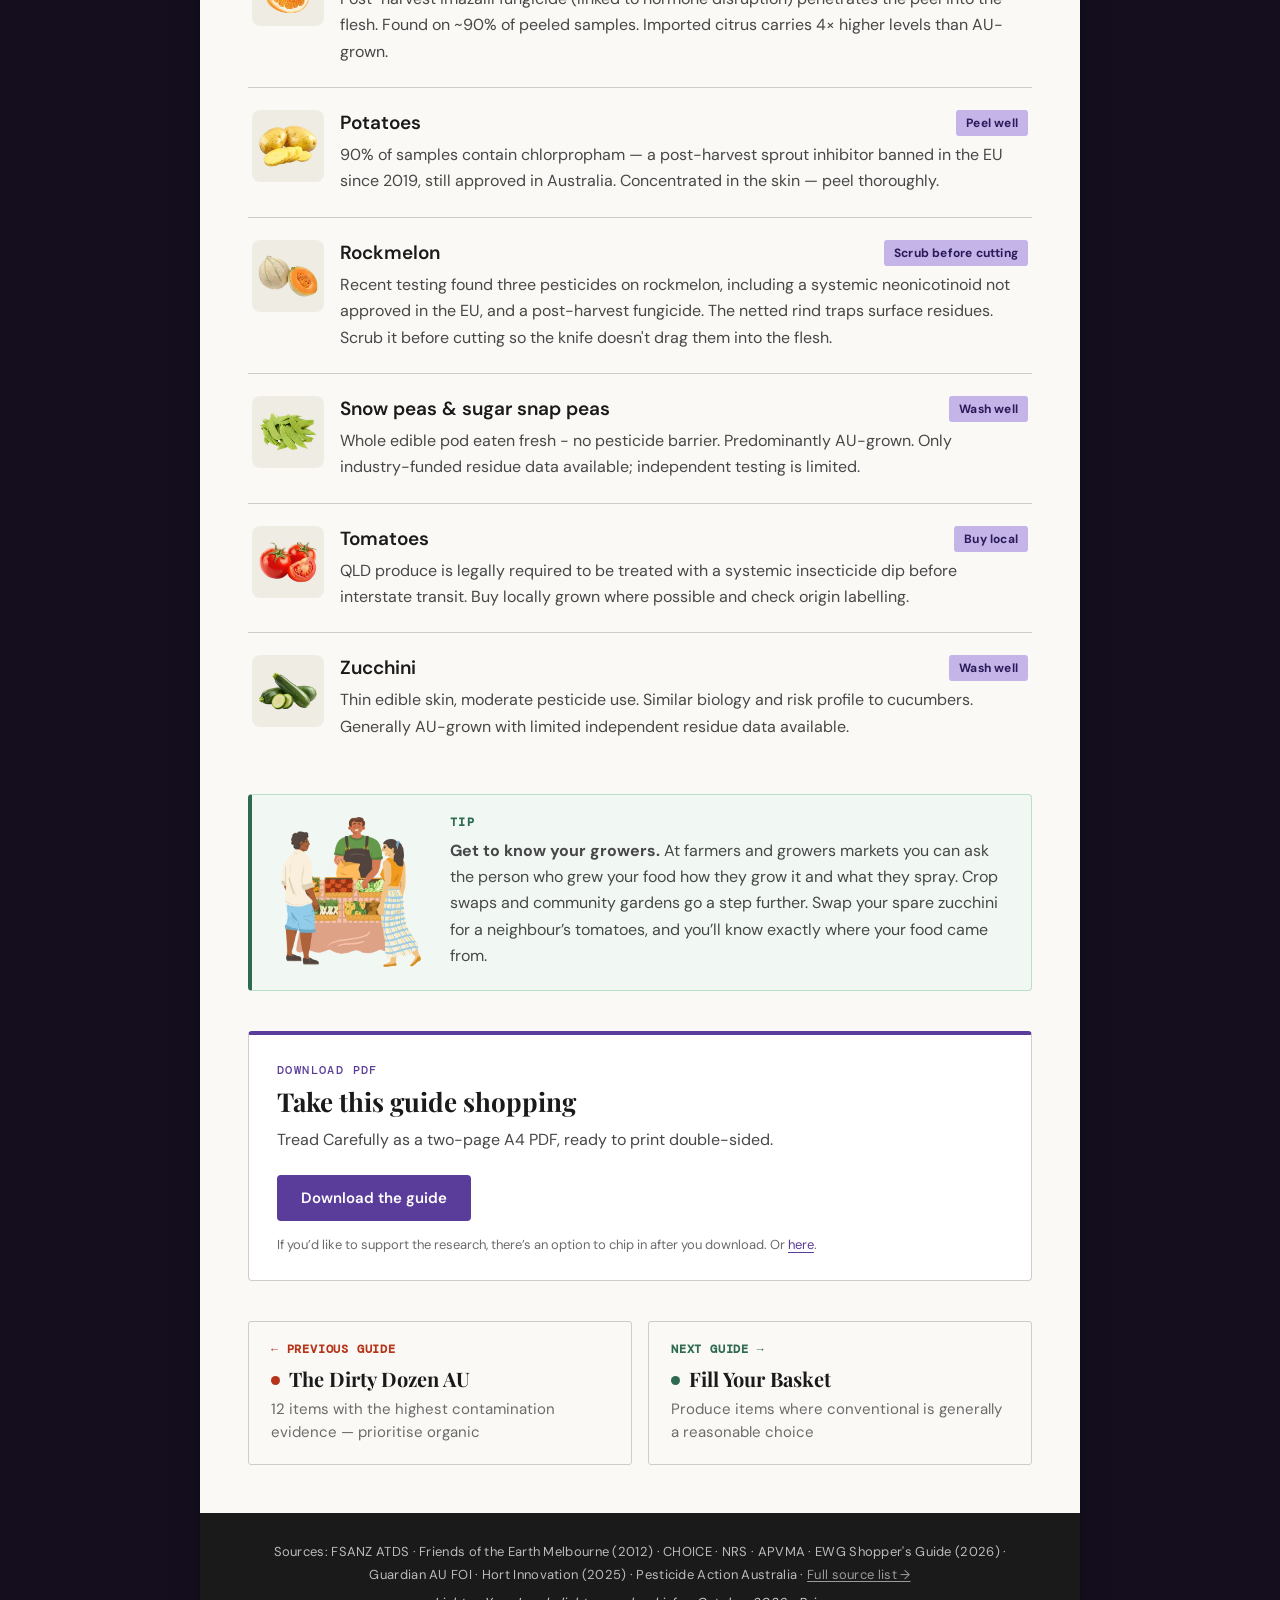
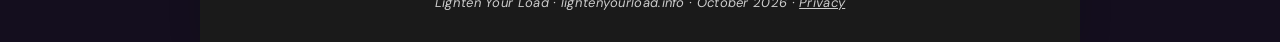
<file: tread-carefully.html>
<!DOCTYPE html>
<html lang="en">
<head>
<meta charset="UTF-8">
<meta name="viewport" content="width=device-width, initial-scale=1.0">
<script src="analytics.js" async></script>
<title>Tread Carefully — Lighten Your Load</title>
<!-- Link previews (Facebook, LinkedIn, Bluesky, X, messaging apps) -->
<meta name="description" content="Tread Carefully doesn’t mean avoid. For most of these, peeling, washing or buying from your local farmers markets makes a real difference. If your kids eat one every day, organic is worth considering.">
<link rel="canonical" href="https://lightenyourload.info/tread-carefully.html">
<meta property="og:type" content="website">
<meta property="og:site_name" content="Lighten Your Load">
<meta property="og:title" content="Tread Carefully — Lighten Your Load">
<meta property="og:description" content="Tread Carefully doesn’t mean avoid. For most of these, peeling, washing or buying from your local farmers markets makes a real difference. If your kids eat one every day, organic is worth considering.">
<meta property="og:url" content="https://lightenyourload.info/tread-carefully.html">
<meta property="og:image" content="https://lightenyourload.info/og-tread-carefully.jpg">
<meta property="og:image:width" content="1200">
<meta property="og:image:height" content="630">
<meta property="og:locale" content="en_AU">
<meta name="twitter:card" content="summary_large_image">
<link href="https://fonts.googleapis.com/css2?family=Playfair+Display:wght@700;900&family=DM+Sans:wght@300;400;500;600&family=DM+Mono:wght@400;500&display=swap" rel="stylesheet">
<style>
*,*::before,*::after{box-sizing:border-box;margin:0;padding:0}
:root{
  --dirty:#b5341a;--dirty-mid:#f4c4b8;
  --tread:#5a3d9a;--tread-mid:#c4b4e8;--tread-lt:#f5f2fd;
  --clean:#2d6a4f;--clean-mid:#b7dfc9;
  --gold:#b8ddb0;
  --ink:#1a1a1a;--muted:#6b6b6b;--rule:#d0cdc8;--bg:#faf9f6;
}
@media print{body{background:white!important}}
body{font-family:'DM Sans',sans-serif;background:#d4e8d0;padding:0;margin:0}
.site-nav{background:var(--ink);padding:0 40px;display:flex;align-items:center;justify-content:space-between;height:52px;position:sticky;top:0;z-index:100}
.site-nav .logo{font-family:'Playfair Display',serif;font-size:15px;font-weight:700;color:white;text-decoration:none}
.site-nav .logo span{color:var(--gold)}
.nav-links{display:flex;gap:4px;list-style:none}
.nav-links a{font-size:12px;font-weight:500;color:#888;text-decoration:none;padding:6px 12px;border-radius:3px;transition:all .2s}
.nav-links a:hover{color:white;background:rgba(255,255,255,.08)}
.nav-links a.active-dirty{color:#f4c4b8;background:rgba(181,52,26,.25)}
.nav-links a.active-tread{color:#c4b4e8;background:rgba(90,61,154,.25)}
.nav-links a.active-clean{color:#b7dfc9;background:rgba(45,106,79,.25)}
.page{background:var(--bg);max-width:860px;margin:0 auto;box-shadow:0 4px 32px rgba(0,0,0,.14)}
.page-header{background:var(--tread);color:white;padding:32px 40px 28px}
.page-header .kicker{font-family:'DM Mono',monospace;font-size:11px;font-weight:500;letter-spacing:1.6px;text-transform:uppercase;color:rgba(255,255,255,.6);margin-bottom:10px}
.page-header h1{font-family:'Playfair Display',serif;font-size:32px;font-weight:900;line-height:1.1;margin-bottom:8px}
.page-header .desc{font-size:13px;font-weight:300;color:rgba(255,255,255,.75);line-height:1.6;max-width:540px}
.caveat{margin:16px 40px 0;padding:10px 14px;border:1px solid var(--rule);border-left:3px solid #c9a84c;font-size:11px;color:#5a4a2a;line-height:1.5}
.caveat strong{color:#8a6520}
.list-section{padding:20px 40px 0}
.produce-list{list-style:none;display:flex;flex-direction:column;gap:0}
.produce-item{display:grid;grid-template-columns:24px 1fr auto;align-items:baseline;gap:6px;padding:8px 10px;border-radius:3px;border-bottom:1px solid var(--rule)}
.produce-item:last-child{border-bottom:none}
.produce-item:hover{background:rgba(0,0,0,.02)}
.num{font-size:11px;font-weight:700;color:var(--tread);text-align:right;line-height:1.6;font-family:'DM Mono',monospace}
.name{font-size:14px;font-weight:600;color:var(--ink);line-height:1.35}
.badge{font-size:11px;font-weight:700;letter-spacing:.2px;padding:2px 7px;border-radius:2px;white-space:nowrap;line-height:1.5}
.badge-tread{background:var(--tread-mid);color:#2a1a5a}
.note{font-size:13px;color:var(--muted);grid-column:2/-1;margin-top:2px;line-height:1.4}
.info-box{margin:16px 40px 0;border:1px solid var(--rule);border-left:3px solid var(--tread);padding:12px 14px}
.info-box h4{font-size:12px;font-weight:700;letter-spacing:.8px;text-transform:uppercase;color:var(--tread);margin-bottom:8px;font-family:'DM Mono',monospace}
.info-box ul{list-style:none;display:flex;flex-direction:column;gap:5px}
.info-box li{font-size:12px;color:var(--ink);line-height:1.5;padding-left:14px;position:relative}
.info-box li::before{content:'→';position:absolute;left:0;color:var(--muted);font-size:10px;top:1px}
.info-box.tip{border-left-color:#2d6a4f}
.info-box.tip h4{color:#2d6a4f}
.info-box.tip{display:flex;gap:18px;align-items:center}
.tip-img{width:120px;height:120px;object-fit:contain;flex-shrink:0;display:block}
.tip-body{flex:1;min-width:0}
.info-box p{font-size:12px;color:var(--ink);line-height:1.5}
.guide-nav{margin:20px 40px 0;display:grid;grid-template-columns:1fr 1fr;gap:10px}
.guide-nav-card{display:block;padding:14px 16px;border:1px solid var(--rule);border-radius:3px;text-decoration:none;transition:all .2s}
.guide-nav-card:hover{box-shadow:0 2px 12px rgba(0,0,0,.08);transform:translateY(-1px)}
.guide-nav-card .card-kicker{font-size:11px;font-weight:700;letter-spacing:.8px;text-transform:uppercase;font-family:'DM Mono',monospace;margin-bottom:4px}
.guide-nav-card h3{font-family:'Playfair Display',serif;font-size:14px;font-weight:700;color:var(--ink);margin-bottom:3px}
.guide-nav-card p{font-size:13px;color:var(--muted);line-height:1.4}
.card-dirty .card-kicker{color:var(--dirty)}
.card-clean .card-kicker{color:var(--clean)}
.page-footer{background:var(--ink);color:#bbb;padding:18px 40px;display:flex;flex-direction:column;align-items:center;text-align:center;font-size:11px;letter-spacing:.3px;margin-top:20px;gap:6px}
.page-footer span:last-child{color:#ccc;font-style:italic}

/* ════ READABILITY LAYER (Oct 2026) — overrides the compact print-style rules above ════ */
.page{max-width:880px}
.page-header{padding:44px 48px 40px}
.page-header .kicker{font-size:12px;color:rgba(255,255,255,.7)}
.page-header h1{font-size:42px;margin-bottom:14px}
.page-header .desc{font-size:17px;font-weight:400;color:rgba(255,255,255,.92);line-height:1.65;max-width:620px}
.caveat{margin:28px 48px 0;padding:16px 20px;font-size:14.5px;line-height:1.65}
.list-section{padding:12px 48px 0}
.produce-item{grid-template-columns:28px 72px minmax(0,1fr) auto;align-items:start;column-gap:16px;row-gap:4px;padding:22px 4px;border-radius:0}
.produce-item:hover{background:transparent}
.num{grid-row:1;font-size:15px;line-height:1.5;padding-top:2px}
.icon{grid-column:2;grid-row:1 / span 2;width:72px;height:72px;border-radius:8px;background:#efece4;display:flex;align-items:center;justify-content:center;font-size:30px;line-height:1;object-fit:contain;padding:3px}
.name{grid-column:3;font-size:19px;font-weight:600;line-height:1.35}
.name .sub-items,.name .sub-items .inline{font-size:15px;margin-top:3px}
.badge{grid-column:4;grid-row:1;font-size:12px;padding:4px 10px;border-radius:3px}
.note{grid-column:3 / -1;font-size:16px;color:#474747;line-height:1.65;margin-top:2px;max-width:62ch}
.info-box{margin:32px 48px 0;padding:22px 24px}
.info-box h4{font-size:13px;margin-bottom:14px}
.info-box ul{gap:10px}
.info-box li{font-size:16px;line-height:1.6;padding-left:22px}
.info-box p{font-size:16px;line-height:1.6}
.info-box li::before{font-size:13px;top:3px}
.also-watch{margin:24px 48px 0;padding:16px 20px;font-size:15px;line-height:1.65}
.guide-nav{margin:40px 48px 0;gap:16px}
.guide-nav-card{padding:20px 22px}
.guide-nav-card .card-kicker{font-size:11.5px;margin-bottom:8px}
.guide-nav-card h3{font-size:20px;margin-bottom:6px}
.guide-nav-card p{font-size:15px;line-height:1.55}
.page-footer{padding:28px 48px;font-size:13px;line-height:1.7;margin-top:48px}
.nav-links a{font-size:13px}

@media (max-width:640px){
  .site-nav{padding:0 12px}
  .site-nav .logo{display:none}
  .nav-links{width:100%;overflow-x:auto;-webkit-overflow-scrolling:touch}
  .nav-links a{white-space:nowrap;padding:6px 10px;font-size:12px}
  .page-header{padding:32px 20px 28px}
  .page-header h1{font-size:32px}
  .page-header .desc{font-size:16px}
  .caveat,.info-box,.also-watch{margin-left:16px;margin-right:16px}
  .list-section{padding:4px 16px 0}
  .produce-item{grid-template-columns:22px 60px minmax(0,1fr);column-gap:12px;row-gap:6px;padding:20px 0}
  .icon{width:60px;height:60px;font-size:30px}
  .name{font-size:18px}
  .badge{grid-column:3;grid-row:2;justify-self:start}
  .note{grid-column:3;font-size:15.5px}
  .guide-nav{grid-template-columns:1fr;margin:32px 16px 0}
  .page-footer{padding:24px 20px}
}



/* ════ BANNER ART (desktop only): produce cut-outs in the colour block ════ */
.banner-art{display:none}
@media screen and (min-width:900px){
  .page-header{position:relative;overflow:hidden}
  .page-header .desc{max-width:560px}
  .banner-art{display:block;position:absolute;right:28px;top:50%;transform:translateY(-50%);width:250px;height:230px;pointer-events:none}
  .banner-art img{position:absolute;height:auto;filter:drop-shadow(0 6px 10px rgba(0,0,0,.28))}
  .banner-art .a1{width:126px;right:68px;top:6px}
  .banner-art .a2{width:96px;right:2px;top:116px}
  .banner-art .a3{width:156px;right:100px;top:96px}
}

/* ════ PAGE BACKGROUND PHOTO (screen only). Swap the file to change it. ════ */
@media screen {
  body { background: rgb(20,14,30); }
  body::before {
    content: ''; position: fixed; inset: 0; z-index: -1;
    background:
      linear-gradient(rgba(20,14,30,.38), rgba(20,14,30,.38)),
      url('bg-tread-carefully.jpg') center / cover no-repeat;
  }
  .page { position: relative; }
}

/* ════ PRINT / PDF ════ */
@page { size: A4; margin: 14mm 13mm 16mm; }
@media print {
  *{-webkit-print-color-adjust:exact;print-color-adjust:exact}
  body{background:white!important}
  .site-nav,.guide-nav,.dl,noscript{display:none!important}
  .page{max-width:none;box-shadow:none;background:white}
  .page-header{padding:22px 24px 20px;border-radius:4px}
  .page-header h1{font-size:30px;margin-bottom:8px}
  .page-header .desc{font-size:12.5px;max-width:none}
  .caveat{margin:14px 0 0;padding:10px 14px;font-size:10.5px}
  .list-section{padding:6px 0 0}
  .produce-item{grid-template-columns:22px 52px minmax(0,1fr) auto;column-gap:12px;padding:10px 0;break-inside:avoid}
  .num{font-size:11px}
  .icon{width:52px;height:52px;font-size:28px;border-radius:6px}
  .name{font-size:13.5px}
  .name .sub-items,.name .sub-items .inline{font-size:11px}
  .badge{font-size:9.5px;padding:2px 7px}
  .note{font-size:11.5px;line-height:1.55;max-width:none;color:#3d3d3d}
  .info-box,.also-watch{margin:16px 0 0;padding:12px 16px;break-inside:avoid}
  .info-box h4{font-size:10px;margin-bottom:8px}
  .info-box li{font-size:11.5px}
  .info-box p{font-size:11.5px}
  .tip-img{width:80px;height:80px}
  .page-footer{background:none;color:#555;border-top:1px solid #d0cdc8;margin-top:18px;padding:12px 0 0;font-size:9.5px}
  .page-footer span:last-child{color:#555}
  .page-footer a{color:inherit}
}

/* ════ ALPHABETICAL LISTS (no rank numbers) ════ */
.list-order{font-family:'DM Mono',monospace;font-size:11.5px;letter-spacing:1px;text-transform:uppercase;color:#6b6b6b;margin:20px 0 2px}
.produce-list.alpha .produce-item{grid-template-columns:72px minmax(0,1fr) auto}
.produce-list.alpha .icon{grid-column:1}
.produce-list.alpha .name{grid-column:2}
.produce-list.alpha .badge{grid-column:3}
.produce-list.alpha .note{grid-column:2 / -1}
@media (max-width:640px){
  .produce-list.alpha .produce-item{grid-template-columns:60px minmax(0,1fr)}
  .produce-list.alpha .badge{grid-column:2;grid-row:2}
  .produce-list.alpha .note{grid-column:2}
}
@media print{
  .produce-list.alpha .produce-item{grid-template-columns:52px minmax(0,1fr) auto}
  .list-order{margin:12px 0 0;font-size:9.5px}
}

/* Guide actions box: styled like the Download & print card, and placed at the top of the guide (screen only) */
@media screen {
  .info-box{margin:32px 48px 0;padding:28px 28px 24px;background:#fff;border:1px solid var(--rule);border-top:4px solid var(--accent);border-radius:4px}
  .info-box h4{font-family:'Playfair Display',serif;font-size:26px;font-weight:700;letter-spacing:0;text-transform:none;color:#1a1a1a;line-height:1.2;margin-bottom:14px;display:flex;align-items:center;gap:10px}
  .info-box ul{gap:10px}
  .info-box li{font-size:16px;line-height:1.65;color:#474747}
  .info-box p{font-size:16px;line-height:1.65;color:#474747}
  /* Tip callout: softer than the actions card */
  .info-box.tip{background:#f1f8f4;border:1px solid #b7dfc9;border-left:4px solid #2d6a4f;padding:20px 24px;gap:24px}
  .tip-img{width:150px;height:150px}
  .info-box.tip h4{font-family:'DM Mono',monospace;font-size:12px;letter-spacing:.12em;text-transform:uppercase;color:#2d6a4f;margin-bottom:8px}
}
@media screen and (max-width:640px){
  .info-box{margin:24px 16px 0;padding:22px 18px 20px}
  .info-box.tip{flex-direction:column;align-items:stretch;gap:14px;padding:16px}
  .tip-img{display:none}
  .info-box h4{font-size:22px}
}
@media screen and (max-width:640px){.kicker-sep{display:none}.kicker-part{display:block;margin-top:2px}}

.info-box li::before{content:"•";font-size:18px;line-height:1;top:5px;color:var(--accent,var(--muted))}
</style>
<link rel="stylesheet" href="download.css">
<link rel="stylesheet" href="dots.css">
<link rel="stylesheet" href="mobile-nav.css">
<link rel="icon" href="favicon.svg" type="image/svg+xml">
<link rel="icon" href="favicon-32.png" sizes="32x32" type="image/png">
<link rel="apple-touch-icon" href="apple-touch-icon.png">
<link rel="stylesheet" href="nav.css">
</head>
<body>

<nav class="site-nav lyl-nav" aria-label="Main">
  <a href="index.html" class="logo nav-logo lyl-brand"><img src="lyl-mark.svg" alt="" width="26" height="26"><span class="lyl-word">Lighten <span>Your Load</span></span></a>
  <ul class="nav-links">
    <li class="has-sub is-current"><a href="index.html#guides">Guides</a>
      <ul class="nav-sub">
        <li><a href="dirty-dozen.html"><span class="gdot gdot-dirty" aria-hidden="true"></span>The Dirty Dozen AU</a></li>
        <li><a href="tread-carefully.html" aria-current="page"><span class="gdot gdot-tread" aria-hidden="true"></span>Tread Carefully</a></li>
        <li><a href="fill-your-basket.html"><span class="gdot gdot-clean" aria-hidden="true"></span>Fill Your Basket</a></li>
      </ul>
    </li>
    <li><a href="what-can-i-do.html">What can I do</a></li>
    <li><a href="resources.html">Resources</a></li>
  </ul>
</nav>

<div class="page">

  <div class="page-header">
    <div class="kicker">Lighten Your Load<span class="kicker-sep"> · </span><span class="kicker-part">Australian Produce Guide</span></div>
    <h1>Tread Carefully</h1>
    <p class="desc">Tread Carefully doesn’t mean avoid. For most of these, peeling, washing or buying from your local farmers markets makes a real difference. If your kids eat one every day, organic is worth considering.</p>
    <a class="dl-jump" href="#download">Download &amp; print ↓</a>
    <div class="banner-art" aria-hidden="true"><img class="a1" src="icons/lg/oranges-citrus.webp" alt=""><img class="a2" src="icons/lg/garlic.webp" alt=""><img class="a3" src="icons/lg/tomatoes.webp" alt=""></div>
  </div>

  <div class="info-box" style="--accent:var(--tread)">
    <h4>Where to start</h4>
    <ul>
      <li><strong>Peel potatoes and cucumbers.</strong> Peeling removes most surface residues.</li>
      <li><strong>Buy Australian garlic and citrus.</strong> Imported versions carry a much higher chemical load.</li>
      <li><strong>Buy local tomatoes.</strong> Queensland tomatoes sent interstate have to be treated with insecticide first. Local ones skip that step.</li>
      <li><strong>Use ginger every day? Go organic.</strong> It takes up residues from the soil, so washing doesn’t help much.</li>
      <li><strong>Choose frozen green beans.</strong> Blanching before freezing breaks down residues.</li>
    </ul>
  </div>


  <div class="list-section">
    <!-- ICONS: transparent 128×128 WebP photos in /icons (masters: 1000×1000 PNG in Canva "LYL produce icons"). -->
    <p class="list-order">Listed in alphabetical order.</p>
    <ul class="produce-list alpha">
      <li class="produce-item">
        <img class="icon" src="icons/broccoli-broccolini.webp" alt="" width="56" height="56" loading="lazy">
        <span class="name">Broccoli &amp; broccolini</span>
        <span class="badge badge-tread">Wash well</span>
        <span class="note">Lower risk than leafy greens but not negligible. Dense head provides some protection. Wash in running water getting into the florets. Organic worthwhile if eaten daily.</span>
      </li>
      <li class="produce-item">
        <img class="icon" src="icons/cucumbers.webp" alt="" width="56" height="56" loading="lazy">
        <span class="name">Cucumbers</span>
        <span class="badge badge-tread">Peel</span>
        <span class="note">Named in AU ATDS monitoring data. Thin edible skin with moderate pesticide use. Sits in the middle of global rankings - not Dirty Dozen but not clean. Peeling removes most surface residues.</span>
      </li>
      <li class="produce-item">
        <img class="icon" src="icons/garlic.webp" alt="" width="56" height="56" loading="lazy">
        <span class="name">Garlic</span>
        <span class="badge badge-tread">Buy AU-grown</span>
        <span class="note">Most supermarket garlic is imported from China. In 2010–11, China was second only to India for imported food breaching Australian chemical residue limits (Friends of the Earth Melbourne, 2012). Papery skin offers some protection - buy Australian-grown where labelled.</span>
      </li>
      <li class="produce-item">
        <img class="icon" src="icons/ginger.webp" alt="" width="56" height="56" loading="lazy">
        <span class="name">Ginger</span>
        <span class="badge badge-tread">Organic</span>
        <span class="note">Underground tuber absorbs residual soil pesticides during growth. Almost entirely imported into Australia. Clothianidin detected at high rates in Chinese ginger. Washing is largely ineffective.</span>
      </li>
      <li class="produce-item">
        <img class="icon" src="icons/green-beans.webp" alt="" width="56" height="56" loading="lazy">
        <span class="name">Green beans</span>
        <span class="badge badge-tread">Wash well</span>
        <span class="note">Thin edible pod, high pest pressure. Acephate residues found internationally despite a decade-old ban. AU-specific data is limited but biology is comparable. Frozen green beans are lower risk.</span>
      </li>
      <li class="produce-item">
        <img class="icon" src="icons/oranges-citrus.webp" alt="" width="56" height="56" loading="lazy">
        <span class="name">Oranges &amp; citrus</span>
        <span class="badge badge-tread">Buy AU-grown</span>
        <span class="note">Post-harvest imazalil fungicide (linked to hormone disruption) penetrates the peel into the flesh. Found on ~90% of peeled samples. Imported citrus carries 4× higher levels than AU-grown.</span>
      </li>
      <li class="produce-item">
        <img class="icon" src="icons/potatoes.webp" alt="" width="56" height="56" loading="lazy">
        <span class="name">Potatoes</span>
        <span class="badge badge-tread">Peel well</span>
        <span class="note">90% of samples contain chlorpropham — a post-harvest sprout inhibitor banned in the EU since 2019, still approved in Australia. Concentrated in the skin — peel thoroughly.</span>
      </li>
      <li class="produce-item">
        <img class="icon" src="icons/rockmelon.webp" alt="" width="56" height="56" loading="lazy">
        <span class="name">Rockmelon</span>
        <span class="badge badge-tread">Scrub before cutting</span>
        <span class="note">Recent testing found three pesticides on rockmelon, including a systemic neonicotinoid not approved in the EU, and a post-harvest fungicide. The netted rind traps surface residues. Scrub it before cutting so the knife doesn't drag them into the flesh.</span>
      </li>
      <li class="produce-item">
        <img class="icon" src="icons/snow-snap-peas.webp" alt="" width="56" height="56" loading="lazy">
        <span class="name">Snow peas &amp; sugar snap peas</span>
        <span class="badge badge-tread">Wash well</span>
        <span class="note">Whole edible pod eaten fresh - no pesticide barrier. Predominantly AU-grown. Only industry-funded residue data available; independent testing is limited.</span>
      </li>
      <li class="produce-item">
        <img class="icon" src="icons/tomatoes.webp" alt="" width="56" height="56" loading="lazy">
        <span class="name">Tomatoes</span>
        <span class="badge badge-tread">Buy local</span>
        <span class="note">QLD produce is legally required to be treated with a systemic insecticide dip before interstate transit. Buy locally grown where possible and check origin labelling.</span>
      </li>
      <li class="produce-item">
        <img class="icon" src="icons/zucchini.webp" alt="" width="56" height="56" loading="lazy">
        <span class="name">Zucchini</span>
        <span class="badge badge-tread">Wash well</span>
        <span class="note">Thin edible skin, moderate pesticide use. Similar biology and risk profile to cucumbers. Generally AU-grown with limited independent residue data available.</span>
      </li>
    </ul>
  </div>

  <div class="info-box tip">
    <img class="tip-img" src="tip-market.webp" alt="Illustration of shoppers chatting with a grower at a farmers market stall" width="480" height="480" loading="lazy">
    <div class="tip-body">
    <h4>Tip</h4>
    <p><strong>Get to know your growers.</strong> At farmers and growers markets you can ask the person who grew your food how they grow it and what they spray. Crop swaps and community gardens go a step further. Swap your spare zucchini for a neighbour’s tomatoes, and you’ll know exactly where your food came from.</p>
    </div>
  </div>

  <!-- GUIDE DOWNLOAD: start -> email -> done, all inside this box (styles: download.css, behaviour: download.js) -->
  <section class="dl" id="download" style="--accent:var(--tread)" data-file="LightenYourLoad-TreadCarefully-A4.pdf" data-guide="tread-carefully" data-stripe="https://donate.stripe.com/bJe14p7XW8u0g5ggFU3sI01">

    <div class="dl-step dl-step--start">
      <div class="dl-kicker">Download PDF</div>
      <h2>Take this guide shopping</h2>
      <p class="dl-intro">Tread Carefully as a two-page A4 PDF, ready to print double-sided.</p>
      <div class="dl-actions">
        <button type="button" class="dl-btn dl-start-btn">Download the guide</button>
      </div>
      <p class="dl-small dl-support">If you’d like to support the research, there’s an option to chip in after you download. Or <a href="https://donate.stripe.com/bJe14p7XW8u0g5ggFU3sI01" target="_blank" rel="noopener">here</a>.</p>
      <noscript><p class="dl-small"><a href="LightenYourLoad-ProduceGuides-AU-Oct2026.pdf" download>Download the PDF</a></p></noscript>
    </div>

    <div class="dl-step dl-step--email" hidden>
      <div class="dl-kicker">Nearly there</div>
      <h2>Where should we send updates?</h2>
      <p class="dl-intro">Pop in your email and your download starts straight away. We’ll only write when new Australian data changes a guide or a new one launches - a few times a year, and you can unsubscribe any time.</p>
      <form class="dl-form" novalidate>
        <label class="dl-hp" aria-hidden="true">Leave blank <input class="dl-hp" type="text" tabindex="-1" autocomplete="off"></label>
        <div class="dl-fields">
          <div class="dl-field dl-field--email">
            <label class="dl-label" for="dl-email">Email</label>
            <input id="dl-email" type="email" name="email" required autocomplete="email" placeholder="you@example.com">
          </div>
          <div class="dl-field dl-field--pc">
            <label class="dl-label" for="dl-pc">Postcode <span class="dl-opt">(optional)</span></label>
            <input id="dl-pc" class="dl-postcode" type="text" inputmode="numeric" maxlength="4" pattern="[0-9]{4}" autocomplete="postal-code" placeholder="e.g. 2478">
          </div>
        </div>
        <fieldset class="dl-dd">
          <legend class="dl-label">Had you heard of the “Dirty Dozen” before? <span class="dl-opt">(optional)</span></legend>
          <div class="dl-radios">
            <label><input type="radio" name="dl-dd" value="Yes"> Yes</label>
            <label><input type="radio" name="dl-dd" value="No"> No</label>
            <label><input type="radio" name="dl-dd" value="Not sure"> Not sure</label>
            <label><input type="radio" name="dl-dd" value="Only the 1967 war film!"> Only the 1967 war film!</label>
          </div>
        </fieldset>
        <div class="dl-actions">
          <button type="submit" class="dl-btn">Get the guide</button>
          <button type="button" class="dl-back">Back</button>
        </div>
        <p class="dl-msg" aria-live="polite"></p>
        <p class="dl-small">We’ll never share your email. <a href="privacy.html">How we handle your details</a>.</p>
      </form>
    </div>

    <div class="dl-step dl-step--done" hidden>
      <div class="dl-kicker">Download PDF</div>
      <h2 class="dl-done-title" tabindex="-1">Guide downloaded!</h2>
      <p class="dl-intro">Please check your downloads folder. If you can’t see it, <a class="dl-file-link" href="LightenYourLoad-TreadCarefully-A4.pdf" download>download it again here</a>. We’ll be in touch when there’s something worth sharing.</p>
      <div class="dl-chip">
        <p>If you’d like to support the research, choose any amount below.</p>
        <div class="dl-pills">
          <a data-amount="5" target="_blank" rel="noopener">$5</a>
          <a data-amount="10" target="_blank" rel="noopener">$10</a>
          <a data-amount="20" target="_blank" rel="noopener">$20</a>
          <a data-amount="0" target="_blank" rel="noopener">Other amount</a>
        </div>
      </div>
    </div>

  </section>


  <div class="guide-nav">
    <a href="dirty-dozen.html" class="guide-nav-card card-dirty">
      <div class="card-kicker">← Previous guide</div>
      <h3><span class="gdot gdot-dirty" aria-hidden="true"></span>The Dirty Dozen AU</h3>
      <p>12 items with the highest contamination evidence — prioritise organic</p>
    </a>
    <a href="fill-your-basket.html" class="guide-nav-card card-clean">
      <div class="card-kicker">Next guide →</div>
      <h3><span class="gdot gdot-clean" aria-hidden="true"></span>Fill Your Basket</h3>
      <p>Produce items where conventional is generally a reasonable choice</p>
    </a>
  </div>

  <div class="page-footer">
    <span>Sources: FSANZ ATDS · Friends of the Earth Melbourne (2012) · CHOICE · NRS · APVMA · EWG Shopper's Guide (2026) · Guardian AU FOI · Hort Innovation (2025) · Pesticide Action Australia · <a href="resources.html" style="color:inherit;text-decoration:underline;text-underline-offset:2px;opacity:.8">Full source list →</a></span>
    <span>Lighten Your Load · lightenyourload.info · October 2026 · <a href="privacy.html" style="color:inherit">Privacy</a></span>
  </div>

</div>
<script src="download.js"></script>
<script src="mobile-nav.js"></script>
</body>
</html>
</file>
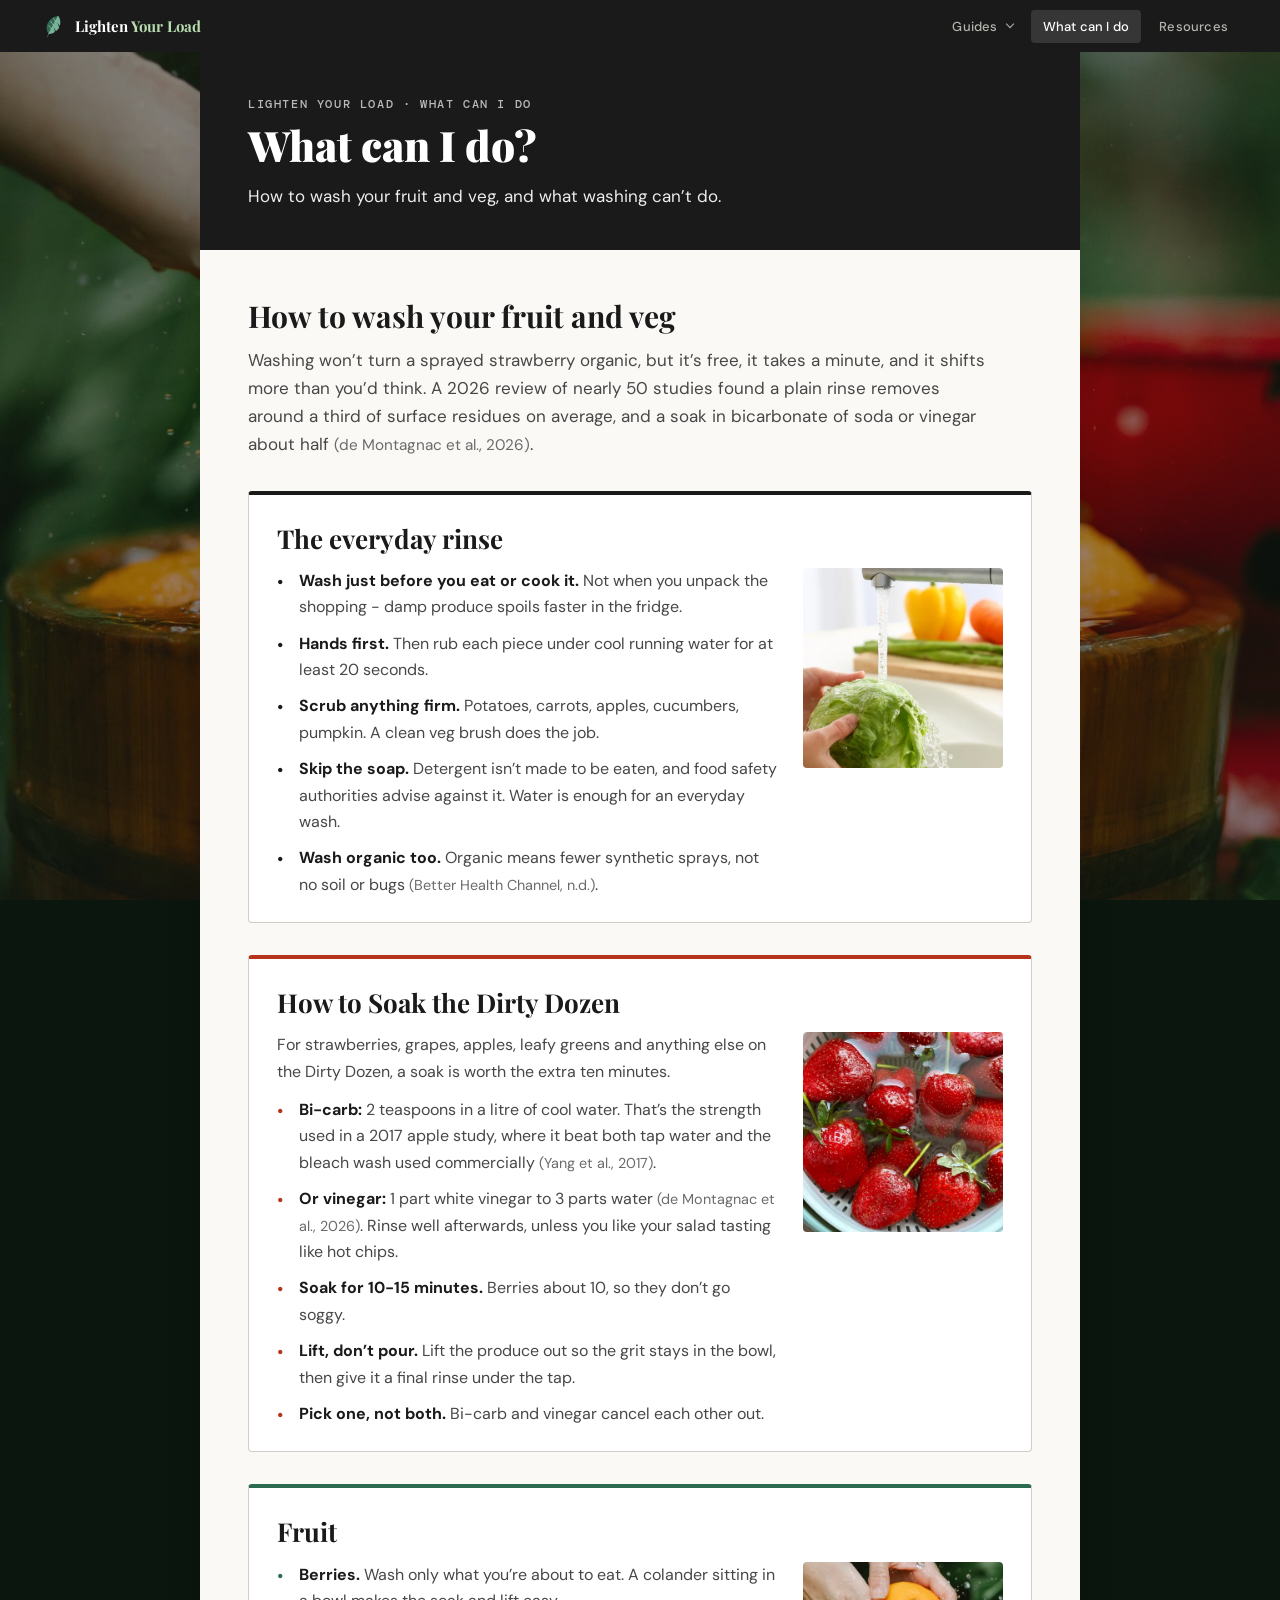
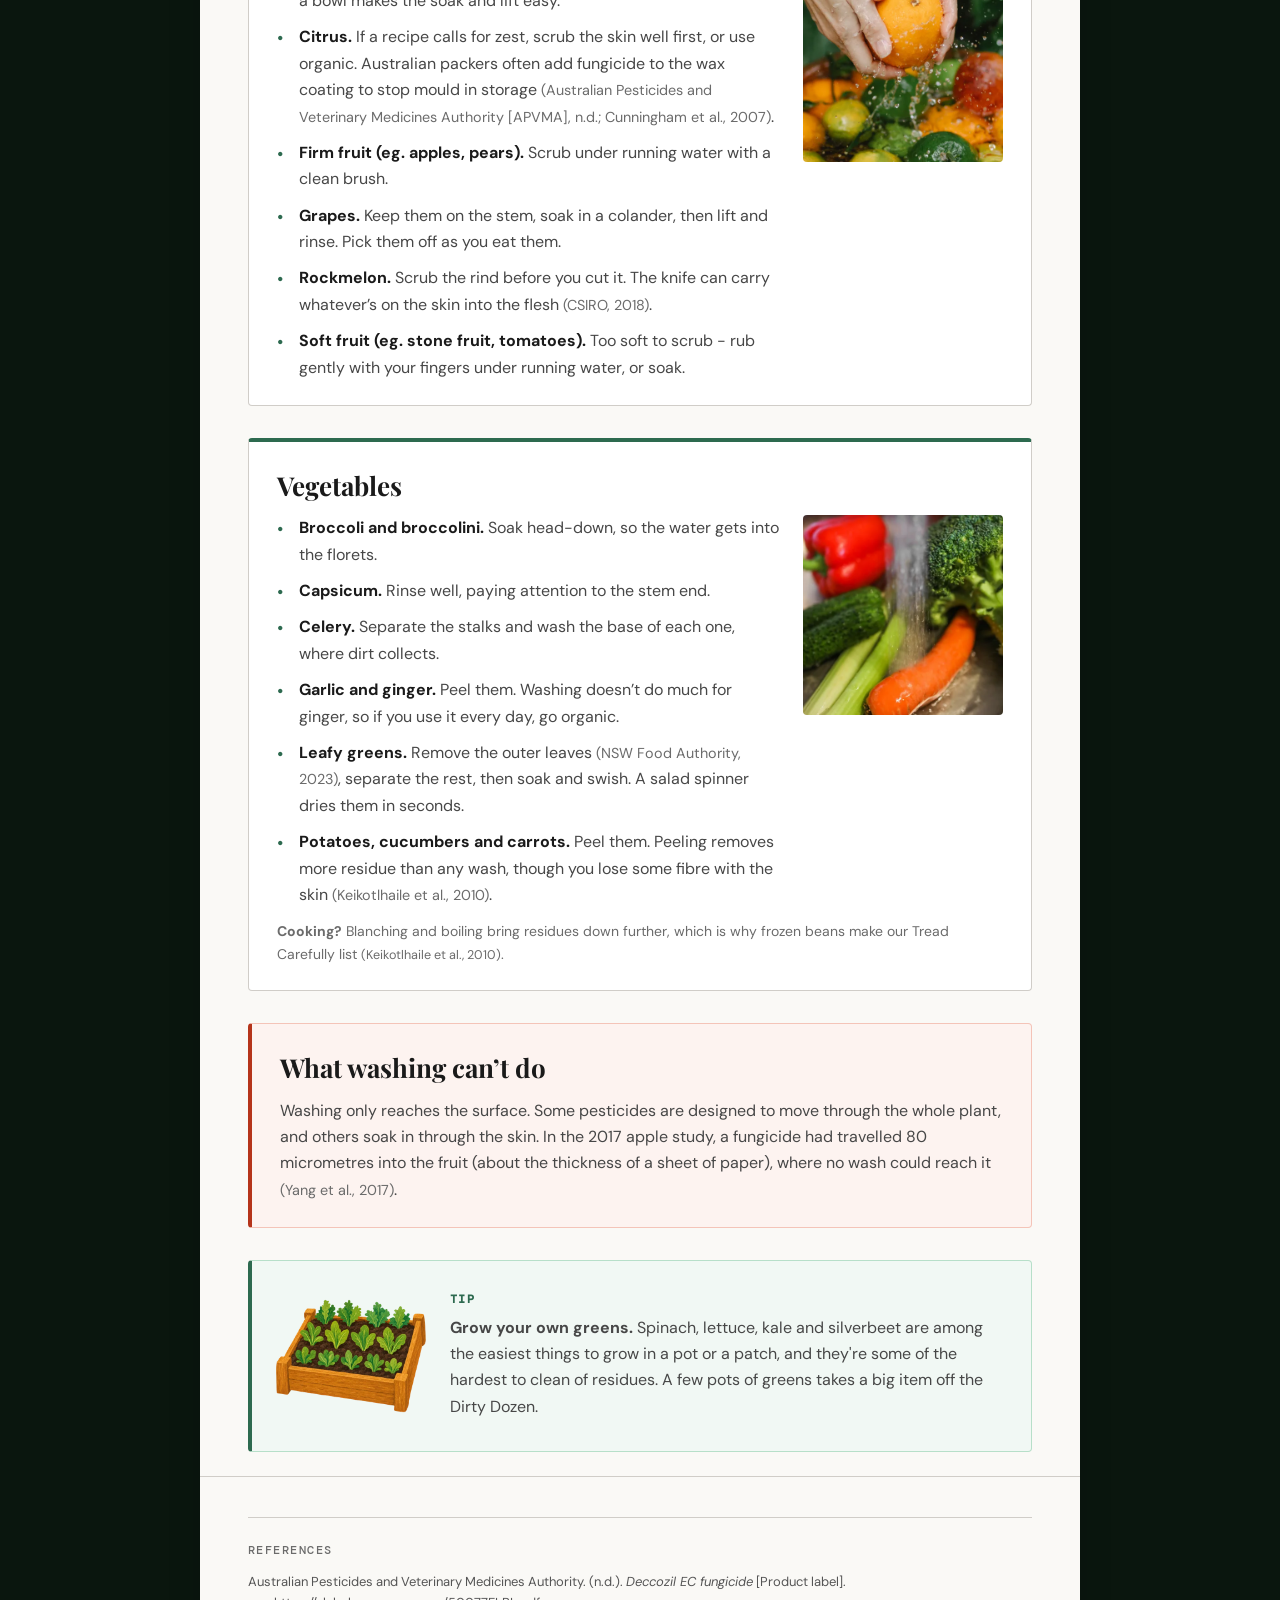
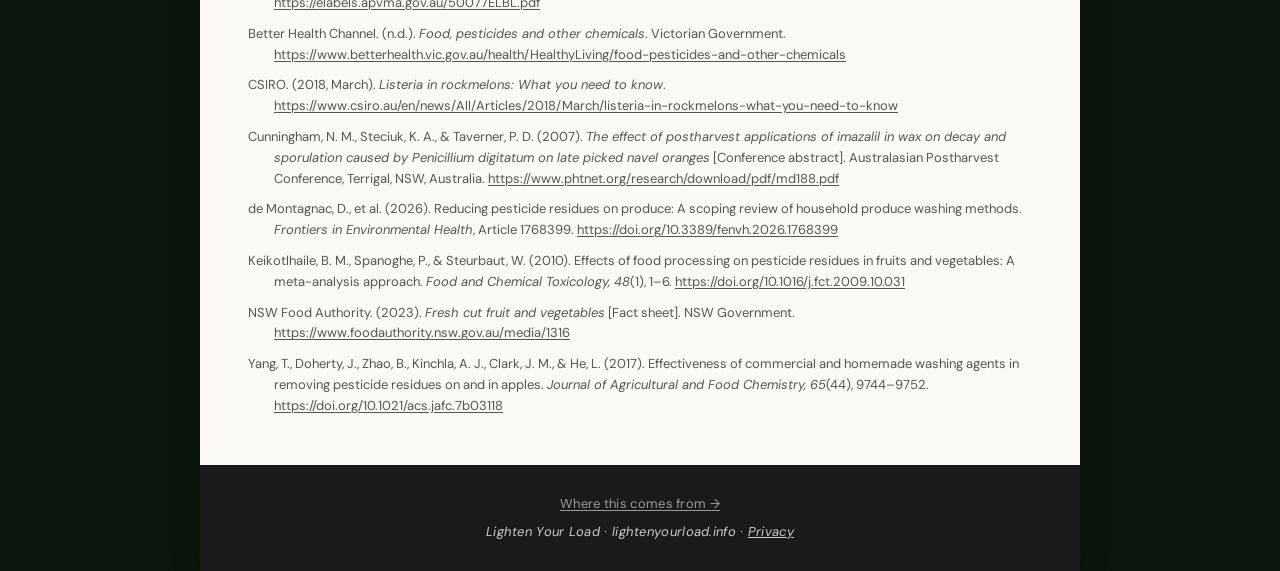
<file: what-can-i-do.html>
<!DOCTYPE html>
<html lang="en">
<head>
<meta charset="UTF-8">
<meta name="viewport" content="width=device-width, initial-scale=1.0">
<script src="analytics.js" async></script>
<title>What can I do — Lighten Your Load</title>
<!-- Link previews (Facebook, LinkedIn, Bluesky, X, messaging apps) -->
<meta name="description" content="Simple steps from each guide, all in one place.">
<link rel="canonical" href="https://lightenyourload.info/what-can-i-do.html">
<meta property="og:type" content="website">
<meta property="og:site_name" content="Lighten Your Load">
<meta property="og:title" content="What can I do — Lighten Your Load">
<meta property="og:description" content="Simple steps from each guide, all in one place.">
<meta property="og:url" content="https://lightenyourload.info/what-can-i-do.html">
<meta property="og:image" content="https://lightenyourload.info/og-home-2.jpg">
<meta property="og:image:width" content="1200">
<meta property="og:image:height" content="630">
<meta property="og:locale" content="en_AU">
<meta name="twitter:card" content="summary_large_image">
<link href="https://fonts.googleapis.com/css2?family=Playfair+Display:wght@700;900&family=DM+Sans:wght@300;400;500;600&family=DM+Mono:wght@400;500&display=swap" rel="stylesheet">
<style>
*,*::before,*::after{box-sizing:border-box;margin:0;padding:0}
:root{
  --dirty:#b5341a;--dirty-mid:#f4c4b8;
  --tread:#5a3d9a;--tread-mid:#c4b4e8;
  --clean:#2d6a4f;--clean-mid:#b7dfc9;--clean-lt:#eef7f2;
  --gold:#b8ddb0;
  --ink:#1a1a1a;--muted:#6b6b6b;--rule:#d0cdc8;--bg:#faf9f6;
}
@media print{body{background:white!important}}
body{font-family:'DM Sans',sans-serif;background:#d4e8d0;padding:0;margin:0}
.site-nav{background:var(--ink);padding:0 40px;display:flex;align-items:center;justify-content:space-between;height:52px;position:sticky;top:0;z-index:100}
.site-nav .logo{font-family:'Playfair Display',serif;font-size:15px;font-weight:700;color:white;text-decoration:none}
.site-nav .logo span{color:var(--gold)}
.nav-links{display:flex;gap:4px;list-style:none}
.nav-links a{font-size:12px;font-weight:500;color:#888;text-decoration:none;padding:6px 12px;border-radius:3px;transition:all .2s}
.nav-links a:hover{color:white;background:rgba(255,255,255,.08)}
.nav-links a.active-dirty{color:#f4c4b8;background:rgba(181,52,26,.25)}
.nav-links a.active-tread{color:#c4b4e8;background:rgba(90,61,154,.25)}
.nav-links a.active-clean{color:#b7dfc9;background:rgba(45,106,79,.25)}
.page{background:var(--bg);max-width:860px;margin:0 auto;box-shadow:0 4px 32px rgba(0,0,0,.14)}
.page-header{background:var(--clean);color:white;padding:32px 40px 28px}
.page-header .kicker{font-family:'DM Mono',monospace;font-size:11px;font-weight:500;letter-spacing:1.6px;text-transform:uppercase;color:rgba(255,255,255,.6);margin-bottom:10px}
.page-header h1{font-family:'Playfair Display',serif;font-size:32px;font-weight:900;line-height:1.1;margin-bottom:8px}
.page-header .desc{font-size:13px;font-weight:300;color:rgba(255,255,255,.75);line-height:1.6;max-width:540px}
.caveat{margin:16px 40px 0;padding:10px 14px;border:1px solid var(--rule);border-left:3px solid var(--clean);font-size:11px;color:#1a4a2a;line-height:1.5}
.caveat strong{color:var(--clean)}
.list-section{padding:20px 40px 0}
.produce-list{list-style:none;display:flex;flex-direction:column;gap:0}
.produce-item{display:grid;grid-template-columns:24px 1fr auto;align-items:baseline;gap:6px;padding:8px 10px;border-radius:3px;border-bottom:1px solid var(--rule)}
.produce-item:last-child{border-bottom:none}
.produce-item:hover{background:rgba(0,0,0,.02)}
.num{font-size:11px;font-weight:700;color:var(--clean);text-align:right;line-height:1.6;font-family:'DM Mono',monospace}
.name{font-size:14px;font-weight:600;color:var(--ink);line-height:1.35}
.badge{font-size:11px;font-weight:700;letter-spacing:.2px;padding:2px 7px;border-radius:2px;white-space:nowrap;line-height:1.5}
.badge-ok{background:var(--clean-mid);color:#1a4a30}
.badge-clean{background:var(--clean);color:white}
.note{font-size:13px;color:var(--muted);grid-column:2/-1;margin-top:2px;line-height:1.4}
.info-box{margin:16px 40px 0;border:1px solid var(--rule);border-left:3px solid var(--clean);padding:12px 14px}
.info-box h4{font-size:12px;font-weight:700;letter-spacing:.8px;text-transform:uppercase;color:var(--clean);margin-bottom:8px;font-family:'DM Mono',monospace}
.info-box ul{list-style:none;display:flex;flex-direction:column;gap:5px}
.info-box li{font-size:12px;color:var(--ink);line-height:1.5;padding-left:14px;position:relative}
.info-box li::before{content:'→';position:absolute;left:0;color:var(--muted);font-size:10px;top:1px}
.info-box.tip{border-left-color:#2d6a4f}
.info-box.tip h4{color:#2d6a4f}
.info-box.tip{display:flex;gap:18px;align-items:center}
.tip-img{width:120px;height:120px;object-fit:contain;flex-shrink:0;display:block}
.tip-body{flex:1;min-width:0}
.info-box p{font-size:12px;color:var(--ink);line-height:1.5}
.guide-nav{margin:20px 40px 0;display:grid;grid-template-columns:1fr 1fr;gap:10px}
.guide-nav-card{display:block;padding:14px 16px;border:1px solid var(--rule);border-radius:3px;text-decoration:none;transition:all .2s}
.guide-nav-card:hover{box-shadow:0 2px 12px rgba(0,0,0,.08);transform:translateY(-1px)}
.guide-nav-card .card-kicker{font-size:11px;font-weight:700;letter-spacing:.8px;text-transform:uppercase;font-family:'DM Mono',monospace;margin-bottom:4px}
.guide-nav-card h3{font-family:'Playfair Display',serif;font-size:14px;font-weight:700;color:var(--ink);margin-bottom:3px}
.guide-nav-card p{font-size:13px;color:var(--muted);line-height:1.4}
.card-dirty .card-kicker{color:var(--dirty)}
.card-tread .card-kicker{color:var(--tread)}
.card-pantry .card-kicker{color:#8a6520}
.page-footer{background:var(--ink);color:#bbb;padding:18px 40px;display:flex;flex-direction:column;align-items:center;text-align:center;font-size:11px;letter-spacing:.3px;margin-top:20px;gap:6px}
.page-footer span:last-child{color:#ccc;font-style:italic}

/* ════ READABILITY LAYER (Oct 2026) — overrides the compact print-style rules above ════ */
.page{max-width:880px}
.page-header{padding:44px 48px 40px}
.page-header .kicker{font-size:12px;color:rgba(255,255,255,.7)}
.page-header h1{font-size:42px;margin-bottom:14px}
.page-header .desc{font-size:17px;font-weight:400;color:rgba(255,255,255,.92);line-height:1.65;max-width:620px}
.caveat{margin:28px 48px 0;padding:16px 20px;font-size:14.5px;line-height:1.65}
.list-section{padding:12px 48px 0}
.produce-item{grid-template-columns:28px 72px minmax(0,1fr) auto;align-items:start;column-gap:16px;row-gap:4px;padding:22px 4px;border-radius:0}
.produce-item:hover{background:transparent}
.num{grid-row:1;font-size:15px;line-height:1.5;padding-top:2px}
.icon{grid-column:2;grid-row:1 / span 2;width:72px;height:72px;border-radius:8px;background:#efece4;display:flex;align-items:center;justify-content:center;font-size:30px;line-height:1;object-fit:contain;padding:3px}
.name{grid-column:3;font-size:19px;font-weight:600;line-height:1.35}
.name .sub-items,.name .sub-items .inline{font-size:15px;margin-top:3px}
.badge{grid-column:4;grid-row:1;font-size:12px;padding:4px 10px;border-radius:3px}
.note{grid-column:3 / -1;font-size:16px;color:#474747;line-height:1.65;margin-top:2px;max-width:62ch}
.info-box{margin:32px 48px 0;padding:22px 24px}
.info-box h4{font-size:13px;margin-bottom:14px}
.info-box ul{gap:10px}
.info-box li{font-size:16px;line-height:1.6;padding-left:22px}
.info-box p{font-size:16px;line-height:1.6}
.info-box li::before{font-size:13px;top:3px}
.also-watch{margin:24px 48px 0;padding:16px 20px;font-size:15px;line-height:1.65}
.guide-nav{margin:40px 48px 0;gap:16px}
.guide-nav-card{padding:20px 22px}
.guide-nav-card .card-kicker{font-size:11.5px;margin-bottom:8px}
.guide-nav-card h3{font-size:20px;margin-bottom:6px}
.guide-nav-card p{font-size:15px;line-height:1.55}
.page-footer{padding:28px 48px;font-size:13px;line-height:1.7;margin-top:48px}
.nav-links a{font-size:13px}

@media (max-width:640px){
  .site-nav{padding:0 12px}
  .site-nav .logo{display:none}
  .nav-links{width:100%;overflow-x:auto;-webkit-overflow-scrolling:touch}
  .nav-links a{white-space:nowrap;padding:6px 10px;font-size:12px}
  .page-header{padding:32px 20px 28px}
  .page-header h1{font-size:32px}
  .page-header .desc{font-size:16px}
  .caveat,.info-box,.also-watch{margin-left:16px;margin-right:16px}
  .list-section{padding:4px 16px 0}
  .produce-item{grid-template-columns:22px 60px minmax(0,1fr);column-gap:12px;row-gap:6px;padding:20px 0}
  .icon{width:60px;height:60px;font-size:30px}
  .name{font-size:18px}
  .badge{grid-column:3;grid-row:2;justify-self:start}
  .note{grid-column:3;font-size:15.5px}
  .guide-nav{grid-template-columns:1fr;margin:32px 16px 0}
  .page-footer{padding:24px 20px}
}



/* ════ BANNER ART (desktop only): produce cut-outs in the colour block ════ */
.banner-art{display:none}
@media screen and (min-width:900px){
  .page-header{position:relative;overflow:hidden}
  .page-header .desc{max-width:560px}
  .banner-art{display:block;position:absolute;right:28px;top:50%;transform:translateY(-50%);width:250px;height:230px;pointer-events:none}
  .banner-art img{position:absolute;height:auto;filter:drop-shadow(0 6px 10px rgba(0,0,0,.28))}
  .banner-art .a1{width:204px;right:26px;top:4px;z-index:1}
  .banner-art .a2{width:118px;right:0;top:122px;z-index:2}
  .banner-art .a3{width:102px;right:140px;top:128px;z-index:3}
}

/* ════ PAGE BACKGROUND PHOTO (screen only). Swap the file to change it. ════ */
@media screen {
  body { background: rgb(10,22,14); }
  body::before {
    content: ''; position: fixed; inset: 0; z-index: -1;
    background:
      linear-gradient(rgba(10,22,14,.38), rgba(10,22,14,.38)),
      url('bg-what-can-i-do.jpg') center / cover no-repeat;
  }
  .page { position: relative; }
}

/* ════ PRINT / PDF ════ */
@page { size: A4; margin: 14mm 13mm 16mm; }
@media print {
  *{-webkit-print-color-adjust:exact;print-color-adjust:exact}
  body{background:white!important}
  .site-nav,.guide-nav,.dl,noscript{display:none!important}
  .page{max-width:none;box-shadow:none;background:white}
  .page-header{padding:22px 24px 20px;border-radius:4px}
  .page-header h1{font-size:30px;margin-bottom:8px}
  .page-header .desc{font-size:12.5px;max-width:none}
  .caveat{margin:14px 0 0;padding:10px 14px;font-size:10.5px}
  .list-section{padding:6px 0 0}
  .produce-item{grid-template-columns:22px 52px minmax(0,1fr) auto;column-gap:12px;padding:10px 0;break-inside:avoid}
  .num{font-size:11px}
  .icon{width:52px;height:52px;font-size:28px;border-radius:6px}
  .name{font-size:13.5px}
  .name .sub-items,.name .sub-items .inline{font-size:11px}
  .badge{font-size:9.5px;padding:2px 7px}
  .note{font-size:11.5px;line-height:1.55;max-width:none;color:#3d3d3d}
  .info-box,.also-watch{margin:16px 0 0;padding:12px 16px;break-inside:avoid}
  .info-box h4{font-size:10px;margin-bottom:8px}
  .info-box li{font-size:11.5px}
  .info-box p{font-size:11.5px}
  .tip-img{width:80px;height:80px}
  .page-footer{background:none;color:#555;border-top:1px solid #d0cdc8;margin-top:18px;padding:12px 0 0;font-size:9.5px}
  .page-footer span:last-child{color:#555}
  .page-footer a{color:inherit}
}
.page-header .desc .nod{font-family:'Playfair Display',serif;font-style:italic;font-weight:700;color:#fff}

/* ════ ALPHABETICAL LISTS (no rank numbers) ════ */
.list-order{font-family:'DM Mono',monospace;font-size:11.5px;letter-spacing:1px;text-transform:uppercase;color:#6b6b6b;margin:20px 0 2px}
.produce-list.alpha .produce-item{grid-template-columns:72px minmax(0,1fr) auto}
.produce-list.alpha .icon{grid-column:1}
.produce-list.alpha .name{grid-column:2}
.produce-list.alpha .badge{grid-column:3}
.produce-list.alpha .note{grid-column:2 / -1}
@media (max-width:640px){
  .produce-list.alpha .produce-item{grid-template-columns:60px minmax(0,1fr)}
  .produce-list.alpha .badge{grid-column:2;grid-row:2}
  .produce-list.alpha .note{grid-column:2}
}
@media print{
  .produce-list.alpha .produce-item{grid-template-columns:52px minmax(0,1fr) auto}
  .list-order{margin:12px 0 0;font-size:9.5px}
}

/* Guide actions box: styled like the Download & print card, and placed at the top of the guide (screen only) */
@media screen {
  .info-box{margin:32px 48px 0;padding:28px 28px 24px;background:#fff;border:1px solid var(--rule);border-top:4px solid var(--accent);border-radius:4px}
  .info-box h4{font-family:'Playfair Display',serif;font-size:26px;font-weight:700;letter-spacing:0;text-transform:none;color:#1a1a1a;line-height:1.2;margin-bottom:14px;display:flex;align-items:center;gap:10px}
  .info-box ul{gap:10px}
  .info-box li{font-size:16px;line-height:1.65;color:#474747}
  .info-box p{font-size:16px;line-height:1.65;color:#474747}
  /* Tip callout: softer than the actions card */
  .info-box.tip{background:#f1f8f4;border:1px solid #b7dfc9;border-left:4px solid #2d6a4f;padding:20px 24px;gap:24px}
  .tip-img{width:150px;height:150px}
  .info-box.tip h4{font-family:'DM Mono',monospace;font-size:12px;letter-spacing:.12em;text-transform:uppercase;color:#2d6a4f;margin-bottom:8px}
}
@media screen and (max-width:640px){
  .info-box{margin:24px 16px 0;padding:22px 18px 20px}
  .info-box.tip{flex-direction:column;align-items:stretch;gap:14px;padding:16px}
  .tip-img{display:none}
  .info-box h4{font-size:22px}
}
@media screen and (max-width:640px){.kicker-sep{display:none}.kicker-part{display:block;margin-top:2px}}
</style>
<link rel="stylesheet" href="download.css">
<link rel="stylesheet" href="signup.css">
<link rel="stylesheet" href="dots.css">
<link rel="stylesheet" href="mobile-nav.css">
<style>
.page-header.wcid-header{background:var(--ink)}
.wcid-guide{padding:8px 0 24px;border-bottom:1px solid var(--rule)}
.wash-steps li strong{color:var(--ink)}
.wcid-guide .info-box.caution{background:#fdf3f0;border:1px solid var(--dirty-mid);border-left:4px solid var(--dirty);border-top:1px solid var(--dirty-mid)}
.wash-note{font-size:14px!important;color:var(--muted)!important;margin-top:12px}
.wash-steps a{color:var(--clean);text-underline-offset:2px}
.berry-fig{margin:32px auto 0;max-width:380px;padding:0 16px}
.berry-fig img{width:100%;height:auto;display:block;border:1px solid var(--rule);border-radius:4px}
.wcid-guide .info-box li::before{content:"•";font-size:18px;line-height:1;top:5px;color:var(--accent,var(--muted))}
.cite{color:var(--muted);font-size:.9em;white-space:normal}
sup.ref{font-size:.65em;line-height:0;margin-left:1px}
sup.ref a{color:var(--muted);text-decoration:none;font-weight:600}
sup.ref a:hover{color:var(--ink);text-decoration:underline}
.wcid-refs{margin:40px 48px 48px;padding-top:24px;border-top:1px solid var(--rule)}
.wcid-refs h2{font-family:'DM Mono',monospace;font-size:12px;font-weight:500;letter-spacing:.12em;text-transform:uppercase;color:var(--muted);margin:0 0 14px}
.wcid-refs ul.apa{list-style:none;margin:0;padding:0;display:flex;flex-direction:column;gap:10px}
.wcid-refs li{font-size:13px;line-height:1.6;color:#555;padding-left:2em;text-indent:-2em;overflow-wrap:anywhere}
.wcid-refs a{color:inherit;text-underline-offset:2px}
@media(max-width:700px){.wcid-refs{margin:32px 16px 40px}}
.wash-img{float:right;width:200px;height:200px;object-fit:cover;margin:0 0 12px 24px;border-radius:4px;display:block}
@media(max-width:700px){.wash-img{float:none;width:100%;height:200px;margin:0 0 14px}}
.wash-ph{float:right;width:200px;height:200px;margin:0 0 12px 24px;border:2px dashed var(--rule);border-radius:4px;display:flex;align-items:center;justify-content:center;text-align:center;font:12px/1.4 'DM Mono',monospace;color:var(--muted);padding:10px;background:#faf9f6}
.wash-ph-wide{float:none;width:auto;height:320px;margin:32px 48px 0}
@media(max-width:700px){.wash-ph{float:none;width:100%;height:120px;margin:0 0 14px}.wash-ph-wide{margin:24px 16px 0;height:220px}}
.wcid-guide:last-of-type{border-bottom:none}
.wcid-head{margin:40px 48px 0;display:flex;align-items:center;gap:12px}
.wcid-head h2{font-family:'Playfair Display',serif;font-size:30px;line-height:1.2;margin:0;color:var(--ink)}
.wcid-head .gdot{width:12px;height:12px}
.wcid-intro{margin:12px 48px 0;font-size:17px;line-height:1.65;color:#474747;max-width:62ch}
.wcid-more{display:inline-block;margin:20px 48px 0;font-weight:600;font-size:15px;color:var(--accent);text-decoration:none}
.wcid-more:hover{text-decoration:underline;text-underline-offset:3px}
@media (max-width:640px){.wcid-head,.wcid-intro,.wcid-more{margin-left:16px;margin-right:16px}.wcid-head h2{font-size:24px}}
</style>
<link rel="icon" href="favicon.svg" type="image/svg+xml">
<link rel="icon" href="favicon-32.png" sizes="32x32" type="image/png">
<link rel="apple-touch-icon" href="apple-touch-icon.png">
<link rel="stylesheet" href="nav.css">
</head>
<body>

<nav class="site-nav lyl-nav" aria-label="Main">
  <a href="index.html" class="logo nav-logo lyl-brand"><img src="lyl-mark.svg" alt="" width="26" height="26"><span class="lyl-word">Lighten <span>Your Load</span></span></a>
  <ul class="nav-links">
    <li class="has-sub"><a href="index.html#guides">Guides</a>
      <ul class="nav-sub">
        <li><a href="dirty-dozen.html"><span class="gdot gdot-dirty" aria-hidden="true"></span>The Dirty Dozen AU</a></li>
        <li><a href="tread-carefully.html"><span class="gdot gdot-tread" aria-hidden="true"></span>Tread Carefully</a></li>
        <li><a href="fill-your-basket.html"><span class="gdot gdot-clean" aria-hidden="true"></span>Fill Your Basket</a></li>
      </ul>
    </li>
    <li><a href="what-can-i-do.html" aria-current="page">What can I do</a></li>
    <li><a href="resources.html">Resources</a></li>
  </ul>
</nav>

<div class="page">

  <div class="page-header wcid-header">
    <div class="kicker">Lighten Your Load<span class="kicker-sep"> · </span><span class="kicker-part">What can I do</span></div>
    <h1>What can I do?</h1>
    <p class="desc">How to wash your fruit and veg, and what washing can’t do.</p>
  </div>


  <section class="wcid-guide" id="how-to-wash" style="--accent:var(--ink)">
    <div class="wcid-head"><h2>How to wash your fruit and veg</h2></div>
    <p class="wcid-intro">Washing won’t turn a sprayed strawberry organic, but it’s free, it takes a minute, and it shifts more than you’d think. A 2026 review of nearly 50 studies found a plain rinse removes around a third of surface residues on average, and a soak in bicarbonate of soda or vinegar about half <span class="cite">(de Montagnac et al., 2026)</span>.</p>

  <div class="info-box" style="--accent:var(--ink)">
    <h4>The everyday rinse</h4>
    <img class="wash-img" src="wash-rinse-lettuce.webp" alt="Hands rinsing a head of iceberg lettuce under a running kitchen tap" width="480" height="480" loading="lazy">
    
    <ul class="wash-steps">
      <li><strong>Wash just before you eat or cook it.</strong> Not when you unpack the shopping - damp produce spoils faster in the fridge.</li>
      <li><strong>Hands first.</strong> Then rub each piece under cool running water for at least 20 seconds.</li>
      <li><strong>Scrub anything firm.</strong> Potatoes, carrots, apples, cucumbers, pumpkin. A clean veg brush does the job.</li>
      <li><strong>Skip the soap.</strong> Detergent isn’t made to be eaten, and food safety authorities advise against it. Water is enough for an everyday wash.</li>
      <li><strong>Wash organic too.</strong> Organic means fewer synthetic sprays, not no soil or bugs <span class="cite">(Better Health Channel, n.d.)</span>.</li>
    </ul>
  </div>

  <div class="info-box" style="--accent:var(--dirty)">
    <h4>How to Soak the Dirty Dozen</h4>
    <img class="wash-img" src="wash-soak-strawberries.webp" alt="Strawberries soaking in water in a colander set inside a bowl" width="480" height="480" loading="lazy">
    
    <p>For strawberries, grapes, apples, leafy greens and anything else on the Dirty Dozen, a soak is worth the extra ten minutes.</p>
    <ul class="wash-steps" style="margin-top:12px">
      <li><strong>Bi-carb:</strong> 2 teaspoons in a litre of cool water. That’s the strength used in a 2017 apple study, where it beat both tap water and the bleach wash used commercially <span class="cite">(Yang et al., 2017)</span>.</li>
      <li><strong>Or vinegar:</strong> 1 part white vinegar to 3 parts water <span class="cite">(de Montagnac et al., 2026)</span>. Rinse well afterwards, unless you like your salad tasting like hot chips.</li>
      <li><strong>Soak for 10-15 minutes.</strong> Berries about 10, so they don’t go soggy.</li>
      <li><strong>Lift, don’t pour.</strong> Lift the produce out so the grit stays in the bowl, then give it a final rinse under the tap.</li>
      <li><strong>Pick one, not both.</strong> Bi-carb and vinegar cancel each other out.</li>
    </ul>
  </div>

  <div class="info-box" style="--accent:var(--clean)">
    <h4>Fruit</h4>
    <img class="wash-img" src="wash-fruit-citrus.webp" alt="Hands rinsing an orange over a bowl of citrus fruit in water" width="480" height="480" loading="lazy">
    <ul class="wash-steps">
      <li><strong>Berries.</strong> Wash only what you’re about to eat. A colander sitting in a bowl makes the soak and lift easy.</li>
      <li><strong>Citrus.</strong> If a recipe calls for zest, scrub the skin well first, or use organic. Australian packers often add fungicide to the wax coating to stop mould in storage <span class="cite">(Australian Pesticides and Veterinary Medicines Authority [APVMA], n.d.; Cunningham et al., 2007)</span>.</li>
      <li><strong>Firm fruit (eg. apples, pears).</strong> Scrub under running water with a clean brush.</li>
      <li><strong>Grapes.</strong> Keep them on the stem, soak in a colander, then lift and rinse. Pick them off as you eat them.</li>
      <li><strong>Rockmelon.</strong> Scrub the rind before you cut it. The knife can carry whatever’s on the skin into the flesh <span class="cite">(CSIRO, 2018)</span>.</li>
      <li><strong>Soft fruit (eg. stone fruit, tomatoes).</strong> Too soft to scrub - rub gently with your fingers under running water, or soak.</li>
    </ul>
  </div>

  <div class="info-box" style="--accent:var(--clean)">
    <h4>Vegetables</h4>
    <img class="wash-img" src="wash-veg.webp" alt="Capsicum, cucumbers, celery, a carrot and broccoli being rinsed under running water in a sink" width="480" height="480" loading="lazy">
    <ul class="wash-steps">
      <li><strong>Broccoli and broccolini.</strong> Soak head-down, so the water gets into the florets.</li>
      <li><strong>Capsicum.</strong> Rinse well, paying attention to the stem end.</li>
      <li><strong>Celery.</strong> Separate the stalks and wash the base of each one, where dirt collects.</li>
      <li><strong>Garlic and ginger.</strong> Peel them. Washing doesn’t do much for ginger, so if you use it every day, go organic.</li>
      <li><strong>Leafy greens.</strong> Remove the outer leaves <span class="cite">(NSW Food Authority, 2023)</span>, separate the rest, then soak and swish. A salad spinner dries them in seconds.</li>
      <li><strong>Potatoes, cucumbers and carrots.</strong> Peel them. Peeling removes more residue than any wash, though you lose some fibre with the skin <span class="cite">(Keikotlhaile et al., 2010)</span>.</li>
    </ul>
    <p class="wash-note"><strong>Cooking?</strong> Blanching and boiling bring residues down further, which is why frozen beans make our Tread Carefully list <span class="cite">(Keikotlhaile et al., 2010)</span>.</p>
  </div>

    <div class="info-box caution" style="--accent:var(--dirty)">
    <h4>What washing can’t do</h4>
    <p>Washing only reaches the surface. Some pesticides are designed to move through the whole plant, and others soak in through the skin. In the 2017 apple study, a fungicide had travelled 80 micrometres into the fruit (about the thickness of a sheet of paper), where no wash could reach it <span class="cite">(Yang et al., 2017)</span>.</p>
  </div>

  <div class="info-box tip">
    <img class="tip-img" src="tip-raised-bed.webp" alt="Illustration of leafy greens growing in a raised garden bed" width="480" height="480" loading="lazy">
    <div class="tip-body">
    <h4>Tip</h4>
    <p><strong>Grow your own greens.</strong> Spinach, lettuce, kale and silverbeet are among the easiest things to grow in a pot or a patch, and they're some of the hardest to clean of residues. A few pots of greens takes a big item off the Dirty Dozen.</p>
    </div>
  </div>
  </section>


  <section class="wcid-refs" aria-labelledby="refs-title">
    <h2 id="refs-title">References</h2>
    <ul class="apa">
      <li>Australian Pesticides and Veterinary Medicines Authority. (n.d.). <em>Deccozil EC fungicide</em> [Product label]. <a href="https://elabels.apvma.gov.au/50077ELBL.pdf">https://elabels.apvma.gov.au/50077ELBL.pdf</a></li>
      <li>Better Health Channel. (n.d.). <em>Food, pesticides and other chemicals</em>. Victorian Government. <a href="https://www.betterhealth.vic.gov.au/health/HealthyLiving/food-pesticides-and-other-chemicals">https://www.betterhealth.vic.gov.au/health/HealthyLiving/food-pesticides-and-other-chemicals</a></li>
      <li>CSIRO. (2018, March). <em>Listeria in rockmelons: What you need to know</em>. <a href="https://www.csiro.au/en/news/All/Articles/2018/March/listeria-in-rockmelons-what-you-need-to-know">https://www.csiro.au/en/news/All/Articles/2018/March/listeria-in-rockmelons-what-you-need-to-know</a></li>
      <li>Cunningham, N. M., Steciuk, K. A., &amp; Taverner, P. D. (2007). <em>The effect of postharvest applications of imazalil in wax on decay and sporulation caused by Penicillium digitatum on late picked navel oranges</em> [Conference abstract]. Australasian Postharvest Conference, Terrigal, NSW, Australia. <a href="https://www.phtnet.org/research/download/pdf/md188.pdf">https://www.phtnet.org/research/download/pdf/md188.pdf</a></li>
      <li>de Montagnac, D., et al. (2026). Reducing pesticide residues on produce: A scoping review of household produce washing methods. <em>Frontiers in Environmental Health</em>, Article 1768399. <a href="https://doi.org/10.3389/fenvh.2026.1768399">https://doi.org/10.3389/fenvh.2026.1768399</a></li>
      <li>Keikotlhaile, B. M., Spanoghe, P., &amp; Steurbaut, W. (2010). Effects of food processing on pesticide residues in fruits and vegetables: A meta-analysis approach. <em>Food and Chemical Toxicology, 48</em>(1), 1–6. <a href="https://doi.org/10.1016/j.fct.2009.10.031">https://doi.org/10.1016/j.fct.2009.10.031</a></li>
      <li>NSW Food Authority. (2023). <em>Fresh cut fruit and vegetables</em> [Fact sheet]. NSW Government. <a href="https://www.foodauthority.nsw.gov.au/media/1316">https://www.foodauthority.nsw.gov.au/media/1316</a></li>
      <li>Yang, T., Doherty, J., Zhao, B., Kinchla, A. J., Clark, J. M., &amp; He, L. (2017). Effectiveness of commercial and homemade washing agents in removing pesticide residues on and in apples. <em>Journal of Agricultural and Food Chemistry, 65</em>(44), 9744–9752. <a href="https://doi.org/10.1021/acs.jafc.7b03118">https://doi.org/10.1021/acs.jafc.7b03118</a></li>
    </ul>
  </section>

  <div class="page-footer">
    <span><a href="resources.html" style="color:inherit;text-decoration:underline;text-underline-offset:2px;opacity:.8">Where this comes from →</a></span>
    <span>Lighten Your Load · lightenyourload.info · <a href="privacy.html" style="color:inherit">Privacy</a></span>
  </div>

</div>
<script src="mobile-nav.js"></script>
</body>
</html>
</file>
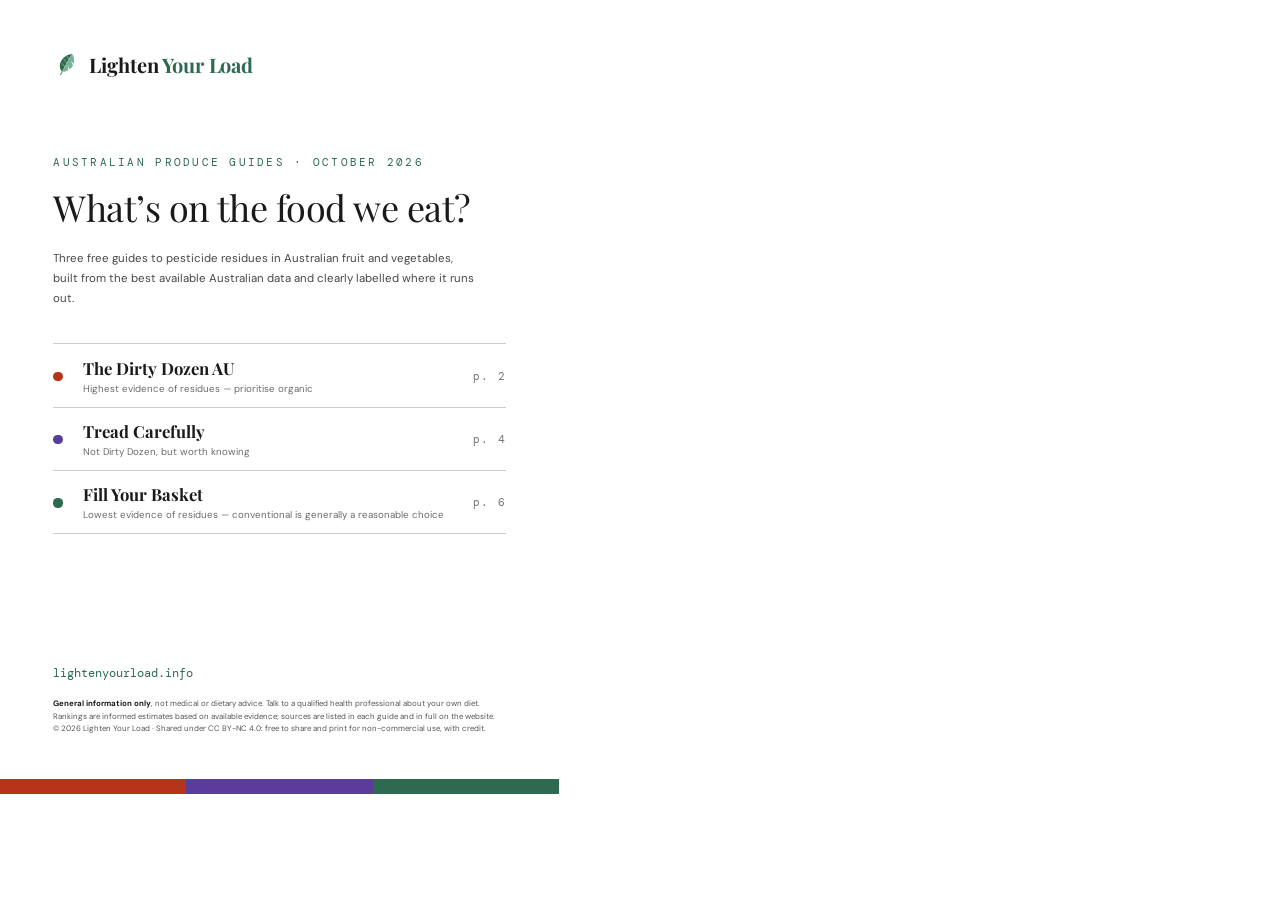
<file: _build/pdf/cover.html>
<!DOCTYPE html>
<html lang="en"><head><meta charset="utf-8">
<!-- Cover page (page 1) of the A5 guide booklet. Fonts are supplied by build.py. -->
<link href="https://fonts.googleapis.com/css2?family=Playfair+Display&family=DM+Sans&family=DM+Mono" rel="stylesheet">
<style>
@page { size: A5; margin: 0; }
* { box-sizing: border-box; margin: 0; padding: 0; }
html, body { width: 148mm; height: 210mm; }
body { position: relative; font-family: 'DM Sans', sans-serif; color: #1a1a1a; -webkit-print-color-adjust: exact; print-color-adjust: exact; }
.wrap { padding: 38pt 40pt 0; }

.brand { display: flex; align-items: center; gap: 7pt; font-family: 'Playfair Display', serif; font-weight: 700; font-size: 15pt; letter-spacing: -.1pt; }
.brand img { width: 20pt; height: 20pt; display: block; }
.brand span { color: #2d6a4f; }

.kicker { margin-top: 58pt; font-family: 'DM Mono', monospace; font-size: 8pt; letter-spacing: 1.7pt; text-transform: uppercase; color: #2d6a4f; }
h1 { margin-top: 14pt; font-family: 'Playfair Display', serif; font-weight: 400; font-size: 27pt; line-height: 1.1; letter-spacing: -.4pt; white-space: nowrap; }
.lede { margin-top: 16pt; font-size: 8.6pt; line-height: 1.75; color: #474747; max-width: 320pt; }

.list { margin-top: 26pt; border-top: .75pt solid #d0cdc8; }
.row { display: grid; grid-template-columns: 22pt 1fr auto; align-items: center; padding: 10pt 0 9pt; border-bottom: .75pt solid #d0cdc8; }
.dot { width: 7pt; height: 7pt; border-radius: 50%; }
.name { font-family: 'Playfair Display', serif; font-weight: 700; font-size: 12.5pt; line-height: 1.2; }
.sub { margin-top: 3pt; font-size: 7.3pt; color: #6b6b6b; }
.pg { font-family: 'DM Mono', monospace; font-size: 8.5pt; letter-spacing: 1pt; color: #73726c; }

.foot { position: absolute; left: 40pt; right: 40pt; bottom: 44pt; }
.url { font-family: 'DM Mono', monospace; font-size: 9pt; color: #2d6a4f; margin-bottom: 12pt; }
.small { font-size: 5.9pt; line-height: 1.6; color: #555; }
.small strong { color: #1a1a1a; }

.stripe { position: absolute; left: 0; right: 0; bottom: 0; height: 11pt; display: flex; }
.stripe i { flex: 1; }
</style></head>
<body>
<div class="wrap">
  <div class="brand"><img src="../../lyl-mark.svg" alt=""><div>Lighten <span>Your Load</span></div></div>

  <div class="kicker">Australian Produce Guides · October 2026</div>
  <h1>What’s on the food we eat?</h1>
  <p class="lede">Three free guides to pesticide residues in Australian fruit and vegetables, built from the best available Australian data and clearly labelled where it runs out.</p>

  <div class="list">
    <div class="row"><span class="dot" style="background:#b5341a"></span><div><div class="name">The Dirty Dozen AU</div><div class="sub">Highest evidence of residues — prioritise organic</div></div><span class="pg">p. 2</span></div>
    <div class="row"><span class="dot" style="background:#5a3d9a"></span><div><div class="name">Tread Carefully</div><div class="sub">Not Dirty Dozen, but worth knowing</div></div><span class="pg">p. 4</span></div>
    <div class="row"><span class="dot" style="background:#2d6a4f"></span><div><div class="name">Fill Your Basket</div><div class="sub">Lowest evidence of residues — conventional is generally a reasonable choice</div></div><span class="pg">p. 6</span></div>
  </div>
</div>

<div class="foot">
  <div class="url">lightenyourload.info</div>
  <p class="small"><strong>General information only</strong>, not medical or dietary advice. Talk to a qualified health professional about your own diet.<br>
  Rankings are informed estimates based on available evidence; sources are listed in each guide and in full on the website.<br>
  © 2026 Lighten Your Load · Shared under CC BY-NC 4.0: free to share and print for non-commercial use, with credit.</p>
</div>

<div class="stripe"><i style="background:#b5341a"></i><i style="background:#5a3d9a"></i><i style="background:#2d6a4f"></i></div>
</body></html>
</file>
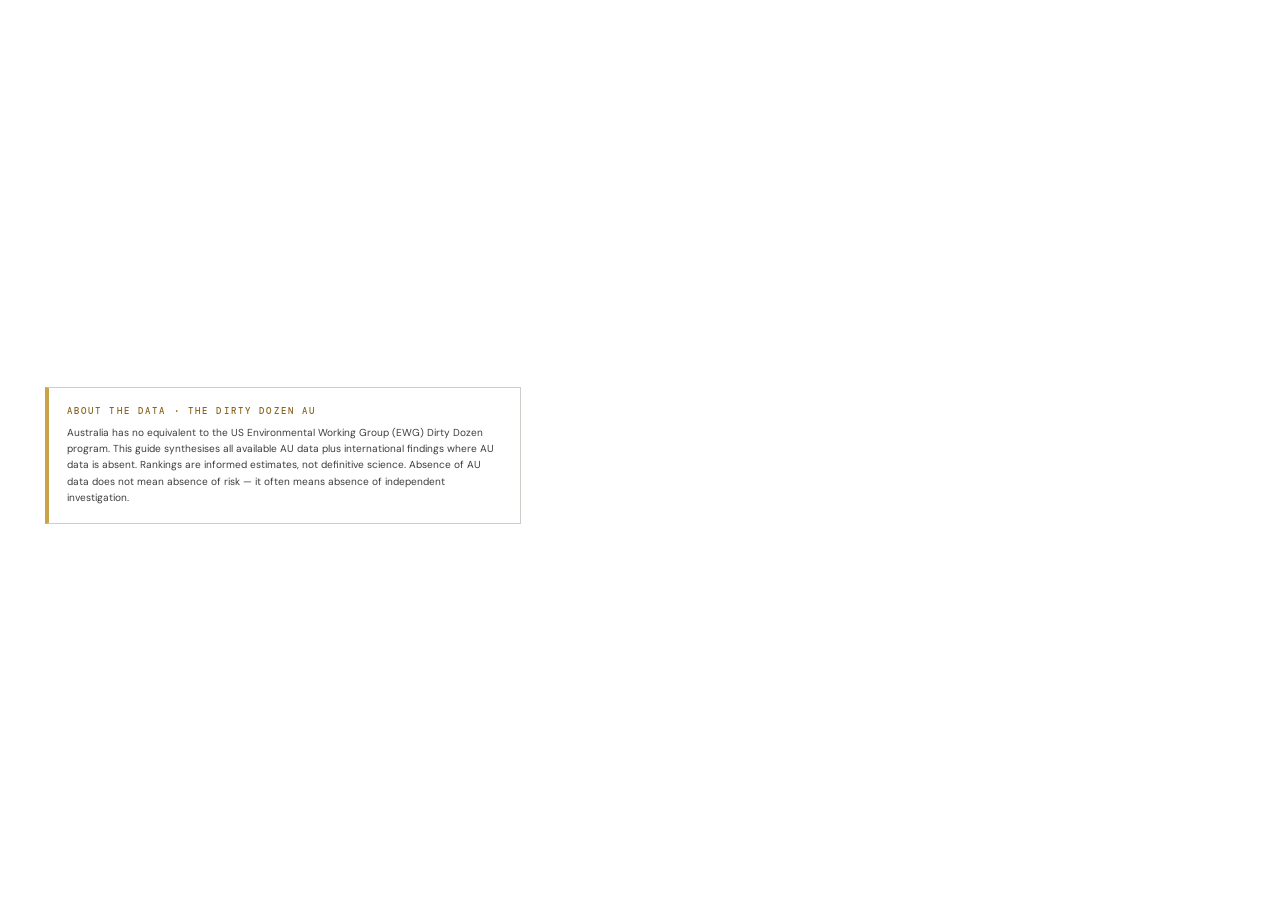
<file: _build/pdf/note.html>
<!DOCTYPE html><html><head><meta charset="utf-8">
<link href="https://fonts.googleapis.com/css2?family=DM+Sans&family=DM+Mono" rel="stylesheet">
<style>
@page{size:A5;margin:0}
html,body{margin:0;padding:0}
.box{position:absolute;top:290pt;left:34pt;width:357pt;box-sizing:border-box;border:0.75pt solid #d0cdc8;border-left:3pt solid #c9a24a;background:#fff;padding:13pt 14pt 13pt 13pt}
.k{font-family:'DM Mono',monospace;font-weight:500;font-size:6.6pt;letter-spacing:1.6pt;text-transform:uppercase;color:#8a6520;margin-bottom:6pt}
p{font-family:'DM Sans',sans-serif;font-size:7.6pt;line-height:1.6;color:#3d3d3d;margin:0}
</style></head><body><div class="box"><div class="k">About the data · The Dirty Dozen AU</div>
<p>Australia has no equivalent to the US Environmental Working Group (EWG) Dirty Dozen program. This guide synthesises all available AU data plus international findings where AU data is absent. Rankings are informed estimates, not definitive science. Absence of AU data does not mean absence of risk — it often means absence of independent investigation.</p></div></body></html>
</file>
<file: signup.css>
/* ════ Email sign-up (shared). Light by default; add .signup-wrap--dark on dark backgrounds ════ */

.signup-wrap {
  --su-ink: #1a1a1a;
  --su-muted: #5a5a5a;
  --su-field: #fff;
  --su-rule: #d0cdc8;
  --su-accent: var(--accent, #2d6a4f);
  --su-btn-ink: #fff;
}

.signup-wrap--dark {
  --su-ink: #fff;
  --su-muted: rgba(255,255,255,.72);
  --su-field: rgba(255,255,255,.06);
  --su-rule: rgba(255,255,255,.22);
  --su-accent: #b8ddb0;
  --su-btn-ink: #141510;
}

.signup-wrap[hidden] { display: none !important; }

.signup-kicker {
  font-family: 'DM Mono', monospace;
  font-size: 11.5px;
  font-weight: 500;
  letter-spacing: 1.4px;
  text-transform: uppercase;
  color: var(--su-accent);
  margin-bottom: 8px;
}

.signup-wrap h3 {
  font-family: 'Playfair Display', serif;
  font-size: 22px;
  font-weight: 700;
  line-height: 1.25;
  color: var(--su-ink);
  margin-bottom: 8px;
}

.signup-intro {
  font-size: 15px;
  line-height: 1.6;
  color: var(--su-muted);
  max-width: 58ch;
  margin-bottom: 16px;
}

.signup-row {
  display: flex;
  flex-wrap: wrap;
  gap: 10px;
  max-width: 520px;
}

.signup-row input[type="email"] {
  flex: 1 1 240px;
  min-width: 0;
  padding: 12px 14px;
  border: 1.5px solid var(--su-rule);
  border-radius: 3px;
  background: var(--su-field);
  color: var(--su-ink);
  font: inherit;
  font-size: 15px;
}

.signup-row input[type="email"]::placeholder { color: var(--su-muted); opacity: .8; }

.signup-row input[type="email"]:focus {
  outline: 2px solid var(--su-accent);
  outline-offset: 1px;
  border-color: var(--su-accent);
}

.signup-row button {
  flex: 0 0 auto;
  padding: 12px 22px;
  border: 0;
  border-radius: 4px;
  background: var(--su-accent);
  color: var(--su-btn-ink);
  font: inherit;
  font-size: 15px;
  font-weight: 600;
  cursor: pointer;
  transition: filter .2s;
}

.signup-row button:hover { filter: brightness(.92); }
.signup-row button:disabled { opacity: .6; cursor: default; }

.signup-hp { position: absolute; left: -9999px; width: 1px; height: 1px; opacity: 0; }

.signup-msg {
  margin-top: 10px;
  min-height: 1.4em;
  font-size: 13.5px;
  line-height: 1.55;
  color: var(--su-muted);
}

.signup.is-done .signup-row { display: none; }
.signup.is-done .signup-msg { color: var(--su-ink); font-size: 15px; }

.signup-small {
  margin-top: 6px;
  font-size: 12.5px;
  color: var(--su-muted);
}

/* placement on guide pages */
.signup-wrap--guide {
  margin: 20px 48px 0;
  padding: 24px 28px;
  background: #f3f1ea;
  border-radius: 4px;
}

/* placement in the homepage footer */
.signup-wrap--footer {
  padding-bottom: 32px;
  margin-bottom: 32px;
  border-bottom: 1px solid #2a2a27;
}

@media (max-width: 640px) {
  .signup-wrap--guide { margin: 16px 16px 0; padding: 20px 18px; }
  .signup-row button { width: 100%; }
}

@media print { .signup-wrap { display: none !important; } }

.signup-small a { color: inherit; text-decoration: underline; text-underline-offset: 2px; }
.signup.is-done .signup-small { display: none; }

/* ── Step 2: optional extras after the email is entered ── */
.signup.is-step2 .signup-row { display: none; }
.signup.is-step2 .signup-small { display: none; }

.signup-extras { max-width: 520px; }

.signup-extras-lead {
  font-size: 15px;
  font-weight: 600;
  color: var(--su-ink);
  margin-bottom: 12px;
}

.signup-q { border: 0; padding: 0; margin: 0 0 14px; }

.signup-q legend,
.signup-q-label {
  display: block;
  font-size: 14.5px;
  color: var(--su-ink);
  margin-bottom: 8px;
}

.signup-opts { display: flex; flex-wrap: wrap; gap: 6px 16px; }

.signup-opts label {
  display: inline-flex;
  align-items: center;
  gap: 6px;
  font-size: 14.5px;
  color: var(--su-muted);
  cursor: pointer;
}

.signup-opts input { accent-color: var(--su-accent); width: 16px; height: 16px; margin: 0; }

.signup-postcode {
  width: 8.5em;
  padding: 10px 12px;
  border: 1.5px solid var(--su-rule);
  border-radius: 3px;
  background: var(--su-field);
  color: var(--su-ink);
  font: inherit;
  font-size: 15px;
  letter-spacing: 1px;
}

.signup-postcode:focus { outline: 2px solid var(--su-accent); outline-offset: 1px; border-color: var(--su-accent); }

.signup-q-hint { font-size: 12.5px; color: var(--su-muted); margin-top: 6px; }

.signup-actions { display: flex; gap: 10px; align-items: center; margin-top: 4px; }

.signup-actions .signup-finish {
  padding: 11px 22px;
  border: 0;
  border-radius: 4px;
  background: var(--su-accent);
  color: var(--su-btn-ink);
  font: inherit;
  font-size: 15px;
  font-weight: 600;
  cursor: pointer;
}

.signup-actions .signup-skip {
  padding: 11px 8px;
  border: 0;
  background: none;
  color: var(--su-muted);
  font: inherit;
  font-size: 14.5px;
  text-decoration: underline;
  text-underline-offset: 2px;
  cursor: pointer;
}

.signup-actions button:disabled { opacity: .6; cursor: default; }

.signup-chip { margin-top: 8px; font-size: 14px; line-height: 1.55; color: var(--su-muted); }
.signup-chip a { color: var(--su-accent); text-decoration: underline; text-underline-offset: 2px; }
.signup-wrap:not(.signup-wrap--dark) .signup-chip a { color: var(--su-ink); }

/* Thank-you state: light green panel so it stands out */
.signup.is-done {
  background: #eaf4ec;
  border: 1px solid #cfe5d4;
  border-radius: 4px;
  padding: 16px 18px;
}
.signup.is-done .signup-msg { margin-top: 0; font-weight: 600; }
.signup-wrap--dark .signup.is-done { background: rgba(184,221,176,.12); border-color: rgba(184,221,176,.3); }
</file>
<file: dots.css>
/* Guide colour dots (replace the 🚨 ⚠️ ✅ markers). Same colours as the homepage "Current guides" box. */
.gdot{display:inline-block;width:clamp(8px,.45em,18px);height:clamp(8px,.45em,18px);border-radius:50%;margin-right:.45em;vertical-align:middle;position:relative;top:-.08em;flex-shrink:0}
.gdot-dirty{background:#b5341a}
.gdot-tread{background:#5a3d9a}
.gdot-clean{background:#2d6a4f}
.gdot-pantry{background:#8a6520}
.gdot-fabric{background:#1a5a7a}
.gdot-soon{background:#9a9a94}
/* on the coloured guide headers the dot would vanish into its own colour, so it goes white */
.page-header .gdot{background:#fff}
/* on the dark nav, lift the darker colours slightly so they read */
.site-nav .gdot-tread,nav .gdot-tread{background:#8a6fd0}
.site-nav .gdot-clean,nav .gdot-clean{background:#4f9a75}
.site-nav .gdot-fabric,nav .gdot-fabric{background:#3f8fb5}
</file>
<file: mobile-nav.css>
/* ════ Mobile menu: replaces the dark nav bar on small screens with a menu button inside the coloured banner ════ */

.mnav-btn, .mnav-panel { display: none; }

@media (max-width: 767px) {
  /* hide the dark nav bar */
  .site-nav, body > nav { display: none !important; }

  /* banners hold the button; only the lines beside it get a right margin, so nothing runs under it */
  .page-header, .hero { position: relative; }
  .page-header .kicker, .page-header h1, .hero .hero-kicker, .hero h1 { padding-right: 56px; }

  .mnav-btn {
    display: flex; flex-direction: column; justify-content: center; gap: 5px;
    position: absolute; top: 18px; right: 16px; z-index: 5;
    width: 44px; height: 44px; padding: 0 11px;
    background: rgba(255,255,255,.14); border: 1px solid rgba(255,255,255,.38); border-radius: 6px;
    cursor: pointer;
  }
  .mnav-btn span { display: block; height: 2px; background: #fff; border-radius: 2px; }
  .mnav-btn:focus-visible { outline: 2px solid #fff; outline-offset: 2px; }

  .mnav-panel {
    display: flex; flex-direction: column;
    position: fixed; inset: 0; z-index: 1000;
    background: #141510; color: #fff;
    padding: 18px 20px 32px;
    opacity: 0; visibility: hidden; transform: translateY(-8px);
    transition: opacity .25s ease, transform .25s ease, visibility 0s linear .25s;
  }
  .mnav-panel.is-open { opacity: 1; visibility: visible; transform: none; transition: opacity .25s ease, transform .25s ease; }

  .mnav-top { display: flex; align-items: center; justify-content: space-between; margin-bottom: 28px; }
  .mnav-brand { font-family: 'Playfair Display', serif; font-size: 18px; font-weight: 700; color: #fff; text-decoration: none; }
  .mnav-brand span { color: #b8ddb0; }
  .mnav-close {
    width: 44px; height: 44px; border-radius: 6px; cursor: pointer;
    background: rgba(255,255,255,.08); border: 1px solid rgba(255,255,255,.25); color: #fff;
    font-size: 26px; line-height: 1;
  }

  .mnav-links { list-style: none; margin: 0; padding: 0; border-top: 1px solid #2a2a27; }
  .mnav-links li { border-bottom: 1px solid #2a2a27; }
  .mnav-links a {
    display: flex; align-items: center; gap: 12px;
    padding: 18px 4px; font-size: 20px; font-weight: 500; color: #e6e6e0; text-decoration: none;
  }
  .mnav-links a:hover, .mnav-links a:focus-visible { color: #fff; }
  .mnav-links a[aria-current="page"] { color: #b8ddb0; }
  .mnav-links .gdot { width: 11px; height: 11px; margin-right: 0; top: 0; }

  body.mnav-locked { overflow: hidden; }
}

@media (max-width: 767px) and (prefers-reduced-motion: reduce) {
  .mnav-panel, .mnav-panel.is-open { transition: none; transform: none; }
}

@media print { .mnav-btn, .mnav-panel { display: none !important; } }
</file>
<file: nav.css>
/* ════ Shared site nav: logo mark, Guides dropdown (desktop). Mobile uses mobile-nav.js ════ */
.lyl-nav .lyl-brand { display: inline-flex; align-items: center; gap: 9px; text-decoration: none; }
.lyl-nav .lyl-brand img { width: 26px; height: 26px; display: block; }
.lyl-nav .lyl-brand .lyl-word { color: #fff; }
.lyl-nav .lyl-brand .lyl-word span { color: var(--gold, #b8ddb0); }
.lyl-nav .nav-links { display: flex; align-items: center; gap: 6px; list-style: none; margin: 0; padding: 0; }
.lyl-nav .nav-links > li { position: relative; }
.lyl-nav .nav-links a { font-size: 13px; font-weight: 500; color: #b5b5ae; text-decoration: none; padding: 8px 12px; border-radius: 4px; display: inline-flex; align-items: center; gap: 7px; letter-spacing: .2px; transition: color .15s, background .15s; }
.lyl-nav .nav-links a:hover, .lyl-nav .nav-links a:focus-visible { color: #fff; background: rgba(255,255,255,.08); }
.lyl-nav .nav-links a[aria-current="page"], .lyl-nav .nav-links .is-current > a { color: #fff; background: rgba(255,255,255,.12); }
.lyl-nav .has-sub > a::after { content: ""; width: 6px; height: 6px; border-right: 1.5px solid currentColor; border-bottom: 1.5px solid currentColor; transform: translateY(-2px) rotate(45deg); margin-left: 2px; }
.lyl-nav .nav-sub { list-style: none; margin: 0; padding: 8px; position: absolute; top: 100%; left: 0; min-width: 210px; background: #1e1e1b; border: 1px solid #2c2c28; border-radius: 6px; box-shadow: 0 12px 30px rgba(0,0,0,.35); opacity: 0; visibility: hidden; transform: translateY(4px); transition: opacity .15s, transform .15s, visibility .15s; z-index: 200; }
.lyl-nav .has-sub:hover .nav-sub, .lyl-nav .has-sub:focus-within .nav-sub { opacity: 1; visibility: visible; transform: none; }
.lyl-nav .nav-sub a { display: flex; width: 100%; box-sizing: border-box; padding: 9px 12px; }
.lyl-footer-mark { width: 30px; height: 30px; vertical-align: -8px; margin-right: 8px; }
@media (max-width: 767px) { .lyl-nav .nav-sub { display: none; } }
</file>
<file: download.css>
/* ════ Guide download box (shared by the guide pages) ════
   Three steps inside one box: start -> email -> done (behaviour: download.js).
   Each page sets its accent colour on the section: style="--accent: var(--dirty)" */

.dl {
  margin: 40px 48px 0;
  padding: 28px 28px 24px;
  background: #fff;
  border: 1px solid var(--rule, #d0cdc8);
  border-top: 4px solid var(--accent, #2d6a4f);
  border-radius: 4px;
}

.dl-step[hidden] { display: none; }

.dl-kicker {
  font-family: 'DM Mono', monospace;
  font-size: 11.5px;
  font-weight: 500;
  letter-spacing: 1.4px;
  text-transform: uppercase;
  color: var(--accent, #2d6a4f);
  margin-bottom: 8px;
}

.dl h2 {
  font-family: 'Playfair Display', serif;
  font-size: 26px;
  font-weight: 700;
  line-height: 1.2;
  color: #1a1a1a;
  margin-bottom: 10px;
}

.dl h2:focus { outline: none; }

.dl-intro {
  font-size: 16px;
  line-height: 1.65;
  color: #474747;
  max-width: 62ch;
  margin-bottom: 22px;
}

.dl-intro a,
.dl-small a { color: var(--accent, #2d6a4f); text-underline-offset: 3px; }

/* Buttons */
.dl-btn {
  display: inline-flex;
  align-items: center;
  gap: 8px;
  background: var(--accent, #2d6a4f);
  color: #fff;
  padding: 13px 24px;
  border: 0;
  border-radius: 4px;
  font: inherit;
  font-size: 15px;
  font-weight: 600;
  text-decoration: none;
  cursor: pointer;
  transition: filter .2s;
}

.dl-btn:hover { filter: brightness(.9); }
.dl-btn:focus-visible { outline: 2px solid var(--accent, #2d6a4f); outline-offset: 2px; }

.dl-back {
  border: 0;
  background: none;
  padding: 8px 4px;
  font: inherit;
  font-size: 14px;
  color: #6b6b6b;
  text-decoration: underline;
  text-underline-offset: 2px;
  cursor: pointer;
}

.dl-actions {
  display: flex;
  flex-wrap: wrap;
  align-items: center;
  gap: 12px 18px;
}

/* Email step */
.dl-fields {
  display: flex;
  flex-wrap: wrap;
  gap: 10px;
  margin-bottom: 16px;
}

.dl-field { display: flex; flex-direction: column; gap: 6px; }
.dl-field--email { flex: 1 1 260px; min-width: 0; }
.dl-field--pc { flex: 0 0 9.5em; }

.dl-label {
  font-size: 13px;
  font-weight: 600;
  color: #1a1a1a;
}

.dl-label .dl-opt { font-weight: 400; color: #6b6b6b; }

.dl-form input[type="email"],
.dl-postcode {
  width: 100%;
  padding: 12px 14px;
  border: 1.5px solid var(--rule, #d0cdc8);
  border-radius: 4px;
  background: #fff;
  color: #1a1a1a;
  font: inherit;
  font-size: 15px;
}

.dl-form input[type="email"]:focus,
.dl-postcode:focus {
  outline: 2px solid var(--accent, #2d6a4f);
  outline-offset: 1px;
  border-color: var(--accent, #2d6a4f);
}

.dl-dd {
  border: 0;
  margin: 0 0 20px;
  padding: 0;
}

.dl-dd legend { margin-bottom: 8px; padding: 0; }

/* Dirty Dozen question: plain radio buttons, matching the homepage sign-up */
.dl-radios { display: flex; flex-wrap: wrap; gap: 6px 16px; }
.dl-radios label { display: inline-flex; align-items: center; gap: 6px; font-size: 14.5px; color: #5a5a5a; cursor: pointer; }
.dl-radios input { accent-color: var(--accent, #2d6a4f); width: 16px; height: 16px; margin: 0; }

/* Pill buttons (chip-in amounts) */
.dl-pills { display: flex; flex-wrap: wrap; gap: 8px; }

.dl-pills label { position: relative; cursor: pointer; }

.dl-pills input[type="radio"] {
  position: absolute;
  opacity: 0;
  width: 1px;
  height: 1px;
}

.dl-pills label span,
.dl-pills a {
  display: inline-block;
  min-width: 64px;
  text-align: center;
  padding: 9px 16px;
  border: 1.5px solid var(--rule, #d0cdc8);
  border-radius: 999px;
  font-size: 14.5px;
  font-weight: 600;
  color: #1a1a1a;
  background: #faf9f6;
  text-decoration: none;
  transition: border-color .15s, background .15s, color .15s;
}

.dl-pills label:hover span,
.dl-pills a:hover { border-color: var(--accent, #2d6a4f); }

.dl-pills input:checked + span {
  background: var(--accent, #2d6a4f);
  border-color: var(--accent, #2d6a4f);
  color: #fff;
}

.dl-pills input:focus-visible + span,
.dl-pills a:focus-visible {
  outline: 2px solid var(--accent, #2d6a4f);
  outline-offset: 2px;
}

.dl-hp { position: absolute; left: -9999px; width: 1px; height: 1px; overflow: hidden; }

.dl-msg {
  min-height: 1em;
  margin-top: 10px;
  font-size: 14px;
  color: #a33a2a;
}

.dl-msg:empty { display: none; }

.dl-small {
  margin-top: 14px;
  font-size: 13px;
  line-height: 1.6;
  color: #6b6b6b;
}

/* Done step */
.dl-chip {
  margin-top: 22px;
  padding-top: 20px;
  border-top: 1px solid var(--rule, #d0cdc8);
}

.dl-chip p { font-size: 15px; line-height: 1.6; color: #474747; margin-bottom: 12px; max-width: 62ch; }

/* "Jump to download" link used in page headers */
.dl-jump {
  display: inline-block;
  margin-top: 16px;
  font-size: 14px;
  font-weight: 600;
  color: #fff;
  text-decoration: underline;
  text-underline-offset: 3px;
  opacity: .9;
}

.dl-jump:hover { opacity: 1; }

@media (max-width: 640px) {
  .dl { margin: 32px 16px 0; padding: 22px 18px 20px; }
  .dl h2 { font-size: 22px; }
  .dl-intro { font-size: 15.5px; }
  .dl-btn { width: 100%; justify-content: center; }
  .dl-field--pc { flex: 1 1 100%; }
}

@media print {
  .dl, .dl-jump { display: none !important; }
}
</file>
